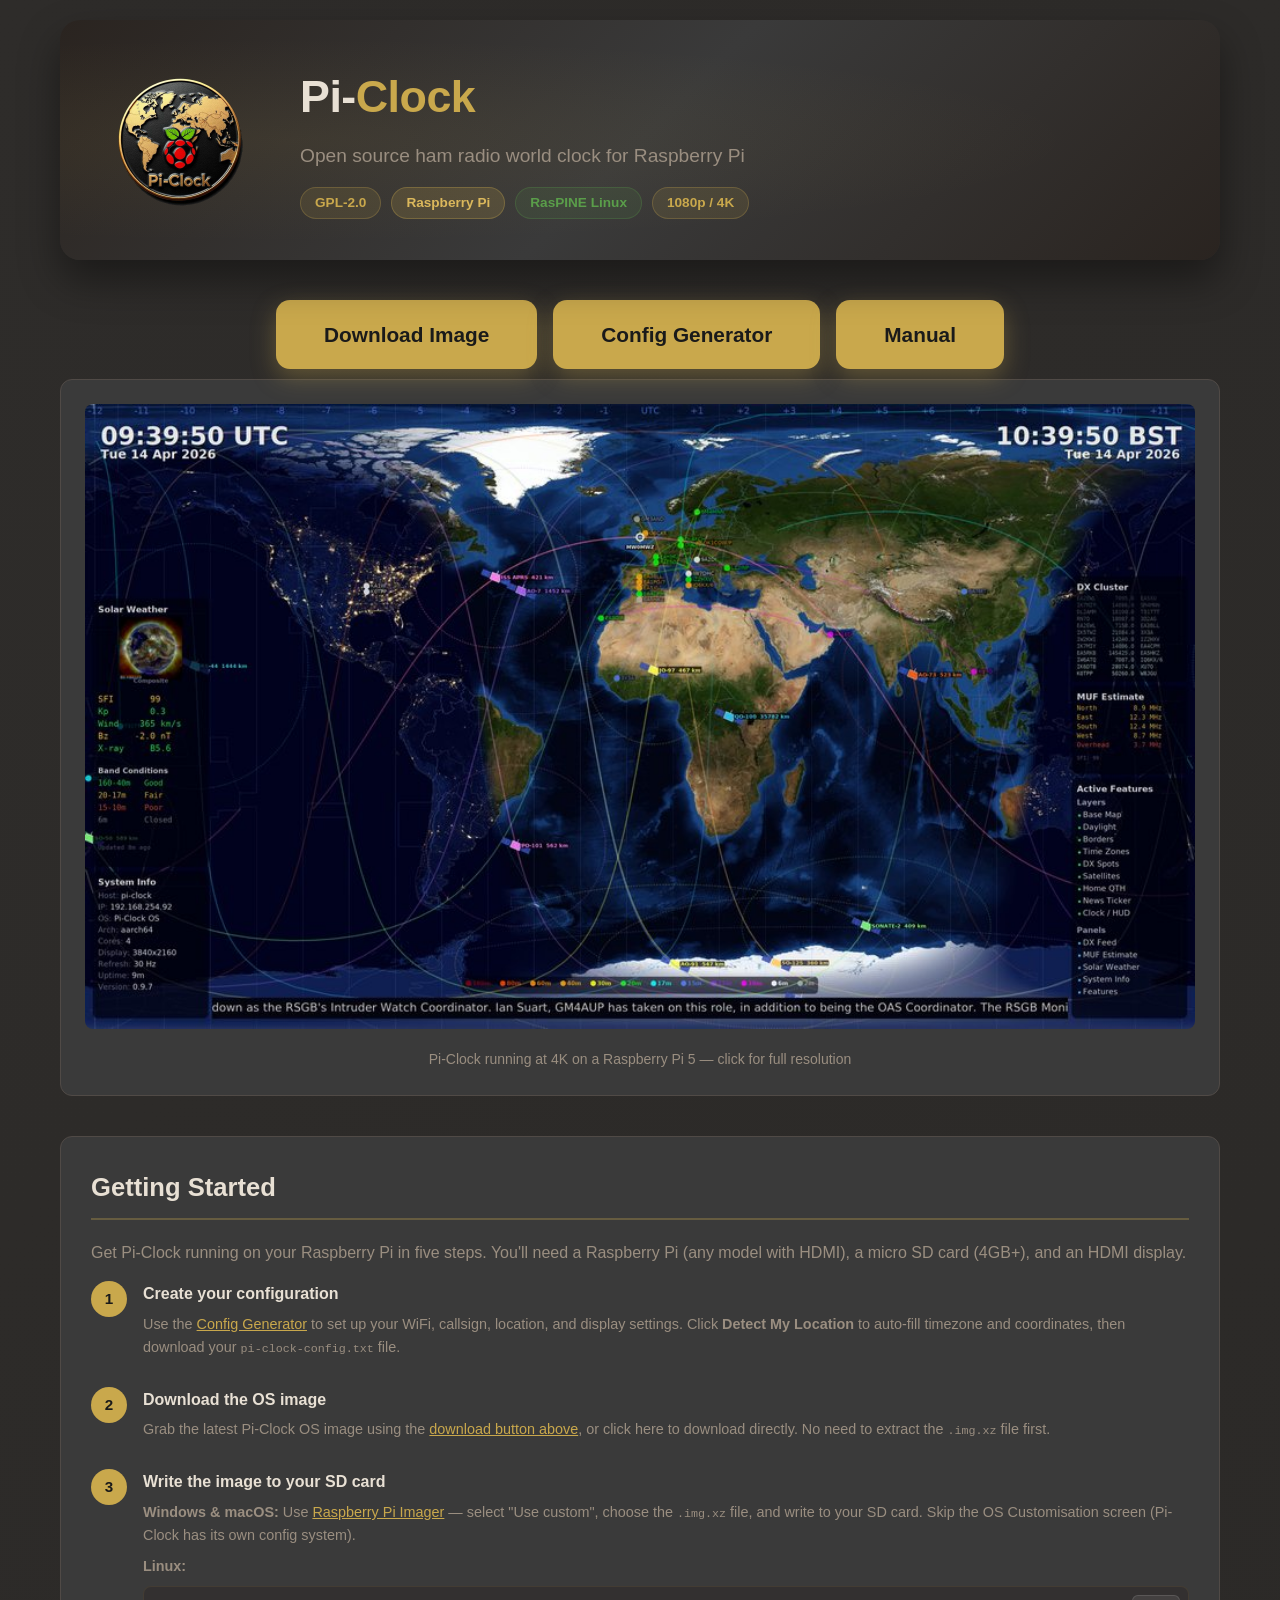
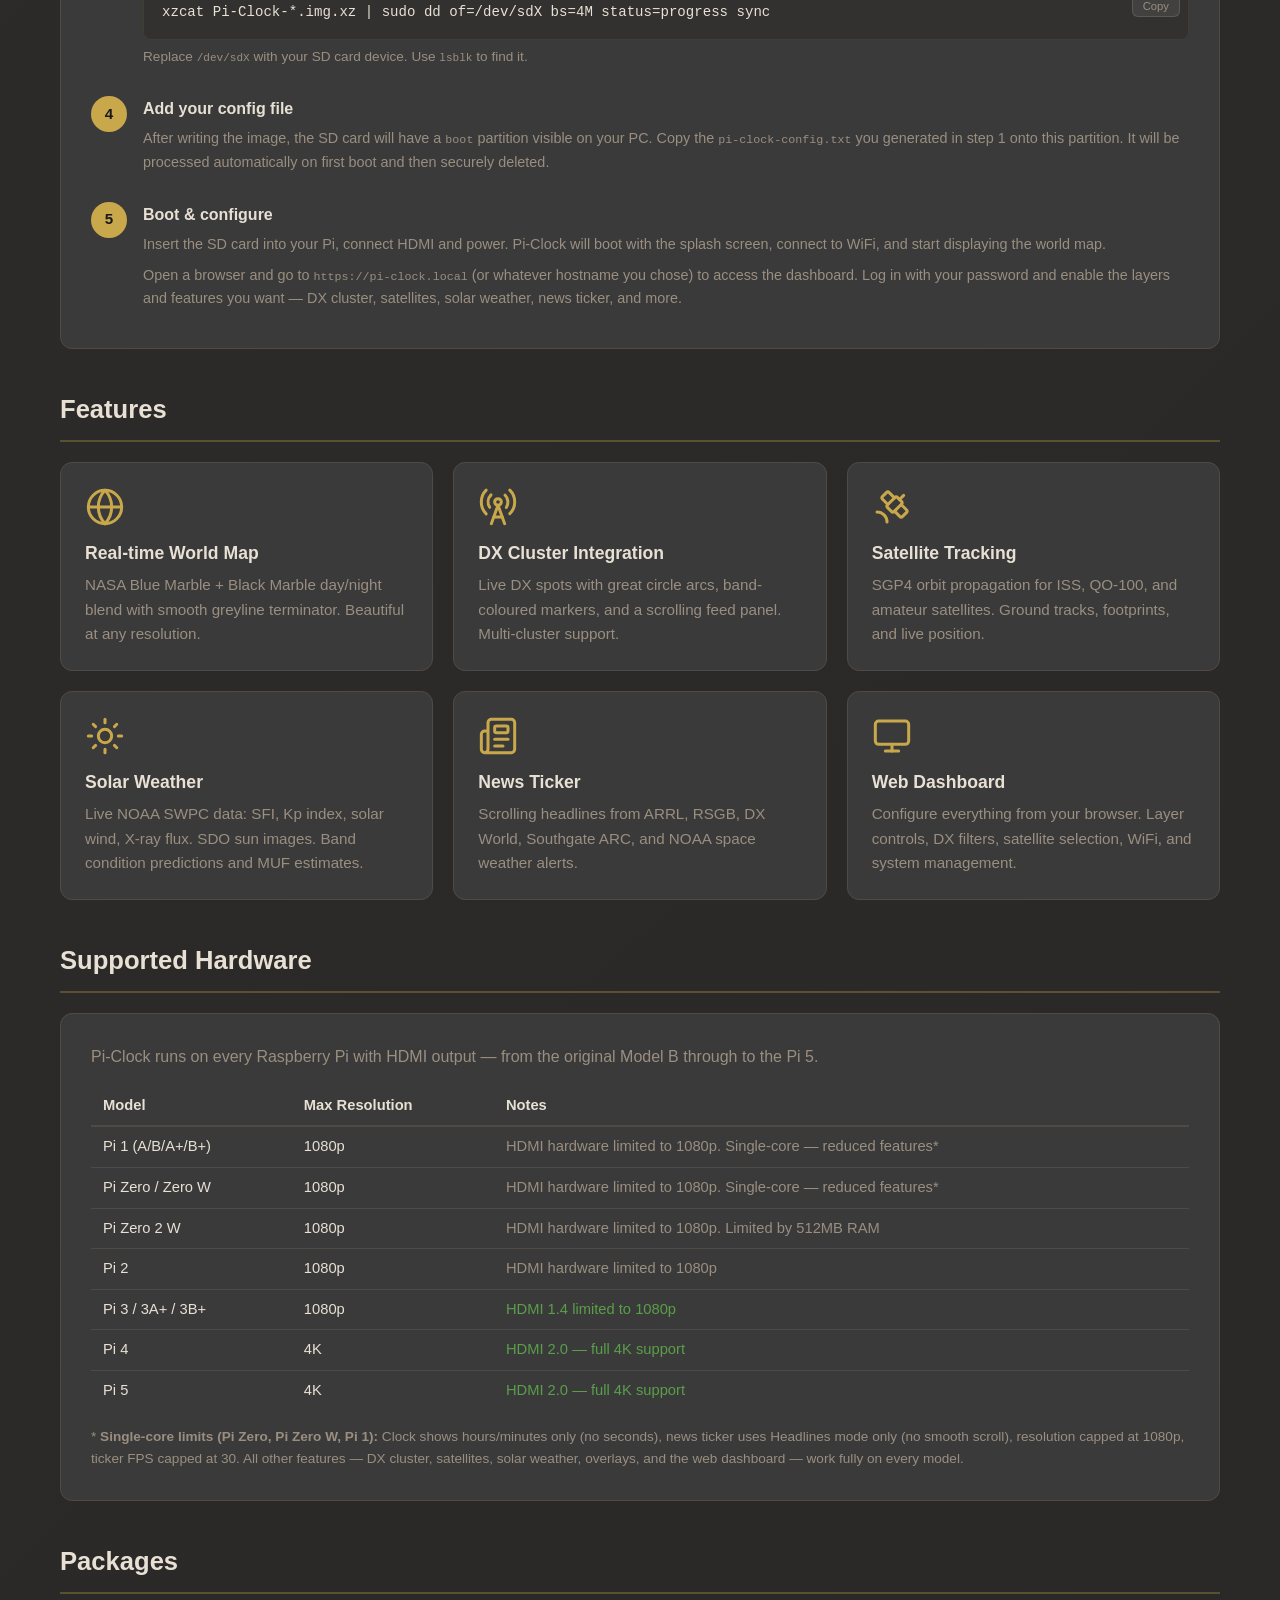
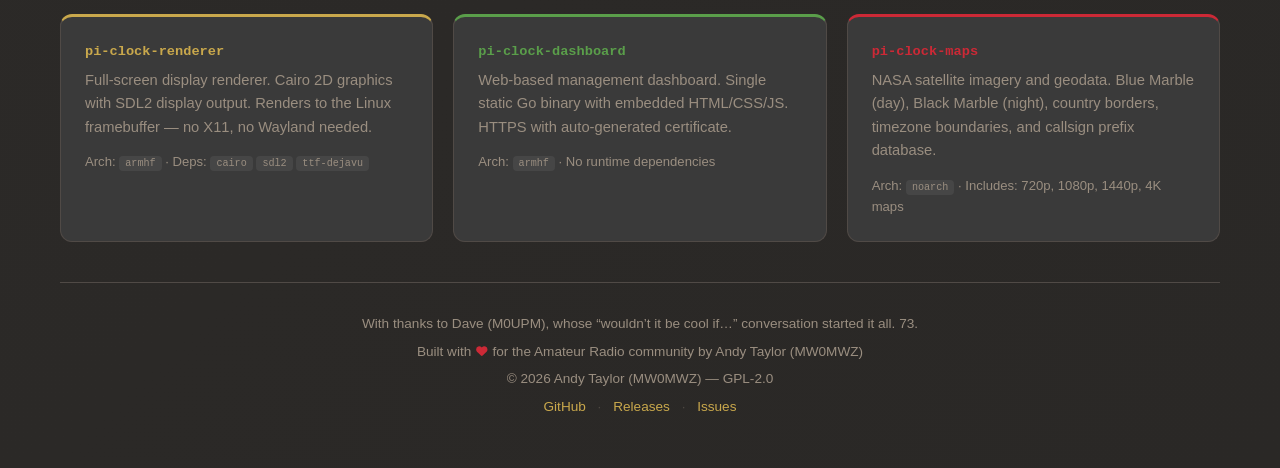
<file: index.html>
<!DOCTYPE html>
<html lang="en">
<head>
    <meta charset="UTF-8">
    <meta name="viewport" content="width=device-width, initial-scale=1.0">
    <title>Pi-Clock - Open Source Ham Radio World Clock</title>
    <link rel="icon" href="favicon.ico" type="image/x-icon">
    <link rel="apple-touch-icon" href="apple-touch-icon.png">
    <style>
        * {
            margin: 0;
            padding: 0;
            box-sizing: border-box;
        }

        /* ── Icon system ──────────────────────────────────────
         * Inline SVG icons via the shared /icons.svg sprite.
         * Stroke-only Lucide set; colour inherits from parent,
         * size from parent font-size (1em × 1em). Matches the
         * dashboard and manual. */
        .icon {
            width: 1em;
            height: 1em;
            vertical-align: -0.125em;
            flex-shrink: 0;
            fill: none;
            stroke: currentColor;
            stroke-width: 2;
            stroke-linecap: round;
            stroke-linejoin: round;
        }

        /* Filled red heart for the "built with love" footer. */
        .icon-heart {
            color: var(--pic-red);
            fill: currentColor;
            stroke: none;
        }

        :root {
            --pic-gold: #c9a84c;
            --pic-gold-light: #dbb85c;
            --pic-accent: #c9a84c;
            --pic-green: #5a9e4a;
            --pic-red: #cc2936;
            --text-light: #e8e0d4;
            --text-muted: #9a8e80;
            --bg-dark: #2e2c2a;
            --bg-card: #3a3a3a;
            --border-color: #504a46;
            --code-bg: #333030;
            --renderer-color: #c9a84c;
            --dashboard-color: #5a9e4a;
            --maps-color: #cc2936;
        }

        body {
            font-family: -apple-system, BlinkMacSystemFont, 'Segoe UI', Roboto, 'Helvetica Neue', Arial, sans-serif;
            background: linear-gradient(135deg, var(--bg-dark) 0%, #2a2826 100%);
            color: var(--text-light);
            min-height: 100vh;
            line-height: 1.6;
        }

        .container {
            max-width: 1200px;
            margin: 0 auto;
            padding: 20px;
        }

        /* ── Header ──────────────────────────────────────────── */
        header {
            padding: 40px;
            background: linear-gradient(135deg, #2a2420 0%, #3a3a3a 50%, #2a2420 100%);
            border-radius: 20px;
            margin-bottom: 40px;
            box-shadow: 0 20px 40px rgba(0,0,0,0.4);
            position: relative;
            overflow: hidden;
        }

        header::before {
            content: '';
            position: absolute;
            top: 0; left: 0; right: 0; bottom: 0;
            background: radial-gradient(ellipse at 20% 50%, rgba(201,168,76,0.08) 0%, transparent 60%);
        }

        .header-content {
            position: relative;
            z-index: 2;
            display: flex;
            align-items: center;
            gap: 40px;
        }

        .logo {
            width: 160px;
            height: 160px;
            flex-shrink: 0;
            animation: float-logo 4s ease-in-out infinite;
        }

        @keyframes float-logo {
            0%, 100% { transform: translateY(0); }
            50% { transform: translateY(-8px); }
        }

        .header-text {
            flex: 1;
        }

        h1 {
            font-size: 2.8em;
            font-weight: 700;
            margin-bottom: 8px;
            letter-spacing: -0.5px;
        }

        h1 span {
            color: var(--pic-gold);
        }

        .tagline {
            font-size: 1.2em;
            color: var(--text-muted);
            margin-bottom: 16px;
        }

        .badges {
            display: flex;
            gap: 10px;
            flex-wrap: wrap;
        }

        @media (max-width: 768px) {
            .header-content {
                flex-direction: column;
                text-align: center;
            }
            .badges { justify-content: center; }
            .logo { width: 120px; height: 120px; }
        }

        .badge {
            display: inline-block;
            padding: 4px 14px;
            font-size: 0.85em;
            font-weight: 600;
            border-radius: 20px;
            background: rgba(201,168,76,0.12);
            color: var(--pic-gold);
            border: 1px solid rgba(201,168,76,0.25);
        }

        .badge.gold {
            background: rgba(201,168,76,0.18);
            color: var(--pic-gold-light);
            border-color: rgba(201,168,76,0.3);
        }

        .badge.green {
            background: rgba(90,158,74,0.12);
            color: var(--pic-green);
            border-color: rgba(90,158,74,0.25);
        }

        /* ── Section titles ──────────────────────────────────── */
        .section-title {
            font-size: 1.6em;
            font-weight: 600;
            margin-bottom: 20px;
            padding-bottom: 10px;
            border-bottom: 2px solid rgba(201,168,76,0.3);
        }

        /* ── Feature grid ────────────────────────────────────── */
        .features {
            display: grid;
            grid-template-columns: repeat(auto-fit, minmax(300px, 1fr));
            gap: 20px;
            margin-bottom: 40px;
        }

        .feature-card {
            background: var(--bg-card);
            border: 1px solid var(--border-color);
            border-radius: 12px;
            padding: 24px;
            transition: transform 0.2s, box-shadow 0.2s;
        }

        .feature-card:hover {
            transform: translateY(-3px);
            box-shadow: 0 12px 24px rgba(0,0,0,0.3);
        }

        /* Feature block icon. Gold accent and a slightly thinner
         * stroke (than the 2px default) so the glyph reads
         * clearly at 2.5em without looking heavy. */
        .feature-icon {
            display: block;
            font-size: 2.5em;
            color: var(--pic-gold);
            margin-bottom: 12px;
            stroke-width: 1.8;
        }

        .feature-card h3 {
            font-size: 1.1em;
            margin-bottom: 6px;
        }

        .feature-card p {
            color: var(--text-muted);
            font-size: 0.95em;
        }

        /* ── Quick start ─────────────────────────────────────── */
        .quick-start {
            background: var(--bg-card);
            border: 1px solid var(--border-color);
            border-radius: 12px;
            padding: 30px;
            margin-bottom: 40px;
        }

        .steps {
            display: flex;
            flex-direction: column;
            gap: 20px;
            margin-top: 16px;
        }

        .step {
            display: flex;
            gap: 16px;
            align-items: flex-start;
        }

        .step-num {
            flex-shrink: 0;
            width: 36px;
            height: 36px;
            border-radius: 50%;
            background: var(--pic-gold);
            color: #1a1a1a;
            display: flex;
            align-items: center;
            justify-content: center;
            font-weight: 700;
            font-size: 0.95em;
        }

        .step-content {
            flex: 1;
        }

        .step-content h4 {
            margin-bottom: 6px;
        }

        .step-content p {
            color: var(--text-muted);
            font-size: 0.9em;
            margin-bottom: 8px;
        }

        .code-block {
            background: var(--code-bg);
            border-radius: 8px;
            padding: 14px 18px;
            font-family: 'SF Mono', 'Fira Code', 'Cascadia Code', monospace;
            font-size: 0.88em;
            line-height: 1.7;
            overflow-x: auto;
            position: relative;
            border: 1px solid rgba(201,168,76,0.1);
        }

        .code-block .comment {
            color: #6c7a89;
        }

        .copy-btn {
            position: absolute;
            top: 8px;
            right: 8px;
            background: rgba(255,255,255,0.08);
            border: 1px solid rgba(255,255,255,0.12);
            color: var(--text-muted);
            padding: 4px 10px;
            border-radius: 6px;
            font-size: 0.8em;
            cursor: pointer;
            transition: all 0.2s;
        }

        .copy-btn:hover {
            background: rgba(255,255,255,0.15);
            color: #fff;
        }

        /* ── Package cards ────────────────────────────────────── */
        .packages {
            display: grid;
            grid-template-columns: repeat(auto-fit, minmax(300px, 1fr));
            gap: 20px;
            margin-bottom: 40px;
        }

        .package-card {
            background: var(--bg-card);
            border: 1px solid var(--border-color);
            border-radius: 12px;
            padding: 24px;
            border-top: 3px solid;
            transition: transform 0.2s, box-shadow 0.2s;
        }

        .package-card:hover {
            transform: translateY(-3px);
            box-shadow: 0 12px 24px rgba(0,0,0,0.3);
        }

        .package-card.renderer { border-top-color: var(--renderer-color); }
        .package-card.dashboard { border-top-color: var(--dashboard-color); }
        .package-card.maps { border-top-color: var(--maps-color); }

        .package-name {
            font-family: monospace;
            font-size: 1.05em;
            font-weight: 600;
            margin-bottom: 6px;
        }

        .package-card.renderer .package-name { color: var(--renderer-color); }
        .package-card.dashboard .package-name { color: var(--dashboard-color); }
        .package-card.maps .package-name { color: var(--maps-color); }

        .package-desc {
            color: var(--text-muted);
            font-size: 0.92em;
            margin-bottom: 12px;
        }

        .package-deps {
            font-size: 0.82em;
            color: var(--text-muted);
        }

        .package-deps code {
            background: rgba(255,255,255,0.06);
            padding: 2px 6px;
            border-radius: 4px;
            font-size: 0.95em;
        }

        /* ── Links ────────────────────────────────────────────── */
        .links {
            display: flex;
            justify-content: center;
            gap: 16px;
            flex-wrap: wrap;
            margin-bottom: 40px;
        }

        .link-btn {
            display: inline-flex;
            align-items: center;
            gap: 8px;
            padding: 12px 24px;
            border-radius: 10px;
            font-weight: 600;
            font-size: 0.95em;
            text-decoration: none;
            transition: all 0.2s;
        }

        .link-btn.primary {
            background: var(--pic-accent);
            color: #1a1a1a;
            font-weight: 700;
        }

        .link-btn.primary:hover {
            background: var(--pic-gold-light);
            color: #1a1a1a;
            transform: translateY(-2px);
            box-shadow: 0 6px 16px rgba(201,168,76,0.3);
        }

        .link-btn.outline {
            background: transparent;
            color: var(--text-light);
            border: 1px solid var(--border-color);
        }

        .link-btn.outline:hover {
            border-color: var(--pic-gold);
            color: var(--pic-gold);
            transform: translateY(-2px);
        }

        /* ── Footer ──────────────────────────────────────────── */
        footer {
            text-align: center;
            padding: 30px 20px;
            color: var(--text-muted);
            font-size: 0.85em;
            border-top: 1px solid var(--border-color);
        }

        footer a {
            color: var(--pic-gold);
            text-decoration: none;
        }

        footer a:hover {
            text-decoration: underline;
        }

        .footer-sep {
            margin: 0 8px;
            opacity: 0.3;
        }

        /* ── Responsive ──────────────────────────────────────── */
        @media (max-width: 768px) {
            header { padding: 24px 16px; }
            h1 { font-size: 2em; }
            .features, .packages { grid-template-columns: 1fr; }
            .code-block { font-size: 0.8em; }
        }
    </style>
</head>
<body>
    <div class="container">

        <!-- Header -->
        <header>
            <div class="header-content">
                <img src="logo.png" alt="Pi-Clock" class="logo">
                <div class="header-text">
                    <h1>Pi-<span>Clock</span></h1>
                    <p class="tagline">Open source ham radio world clock for Raspberry Pi</p>
                    <div class="badges">
                        <span class="badge">GPL-2.0</span>
                        <span class="badge gold">Raspberry Pi</span>
                        <a href="https://raspine.org" target="_blank" rel="noopener" class="badge green" style="text-decoration:none">RasPINE Linux</a>
                        <span class="badge">1080p / 4K</span>
                    </div>
                </div>
            </div>
        </header>

        <!-- Action buttons -->
        <div style="display:flex; justify-content:center; gap:16px; flex-wrap:wrap; margin-bottom:24px;">
            <a id="download-btn" href="https://github.com/MW0MWZ/Pi-Clock/releases/latest" class="link-btn primary" style="font-size:1.3em; padding:18px 48px; border-radius:14px; box-shadow:0 8px 24px rgba(201,168,76,0.35);">
                Download Image
            </a>
            <a href="config-generator.html" class="link-btn primary" style="font-size:1.3em; padding:18px 48px; border-radius:14px; box-shadow:0 8px 24px rgba(201,168,76,0.35);">
                Config Generator
            </a>
            <a href="manual/index.html" class="link-btn primary" style="font-size:1.3em; padding:18px 48px; border-radius:14px; box-shadow:0 8px 24px rgba(201,168,76,0.35);">
                Manual
            </a>
        </div>
        <p id="download-info" style="text-align:center; margin-top:-14px; margin-bottom:24px; color:var(--text-muted); font-size:0.85em;"></p>

        <!-- Screenshot -->
        <div style="background:var(--bg-card); border:1px solid var(--border-color); border-radius:12px; padding:24px; margin-bottom:40px; text-align:center;">
            <a href="screenshot.jpg" target="_blank" rel="noopener">
                <img src="screenshot-thumb.jpg" alt="Pi-Clock running at 4K on a Raspberry Pi 5"
                     style="width:100%; border-radius:8px;">
            </a>
            <p style="margin-top:12px; margin-bottom:0; color:var(--text-muted); font-size:14px;">Pi-Clock running at 4K on a Raspberry Pi 5 &mdash; click for full resolution</p>
        </div>

        <!-- Quick Start -->
        <div class="quick-start">
            <h2 class="section-title">Getting Started</h2>
            <p style="color: var(--text-muted); margin-bottom: 16px;">
                Get Pi-Clock running on your Raspberry Pi in five steps.
                You'll need a Raspberry Pi (any model with HDMI), a micro SD card (4GB+), and an HDMI display.
            </p>

            <div class="steps">
                <div class="step">
                    <div class="step-num">1</div>
                    <div class="step-content">
                        <h4>Create your configuration</h4>
                        <p>Use the <a href="config-generator.html" style="color:var(--pic-gold)">Config Generator</a>
                        to set up your WiFi, callsign, location, and display settings.
                        Click <strong>Detect My Location</strong> to auto-fill timezone and coordinates,
                        then download your <code>pi-clock-config.txt</code> file.</p>
                    </div>
                </div>

                <div class="step">
                    <div class="step-num">2</div>
                    <div class="step-content">
                        <h4>Download the OS image</h4>
                        <p>Grab the latest Pi-Clock OS image using the
                        <a id="step-download-link" href="https://github.com/MW0MWZ/Pi-Clock/releases/latest" style="color:var(--pic-gold)">download button above</a>,
                        or click here to download directly. No need to extract the <code>.img.xz</code> file first.</p>
                    </div>
                </div>

                <div class="step">
                    <div class="step-num">3</div>
                    <div class="step-content">
                        <h4>Write the image to your SD card</h4>
                        <p><strong>Windows &amp; macOS:</strong> Use
                        <a href="https://www.raspberrypi.com/software/" style="color:var(--pic-gold)">Raspberry Pi Imager</a>
                        &mdash; select "Use custom", choose the <code>.img.xz</code> file, and write to your SD card.
                        Skip the OS Customisation screen (Pi-Clock has its own config system).</p>
                        <p><strong>Linux:</strong></p>
                        <div class="code-block">
                            <button class="copy-btn" onclick="copyCode(this)">Copy</button>
xzcat Pi-Clock-*.img.xz | sudo dd of=/dev/sdX bs=4M status=progress
sync</div>
                        <p style="margin-top: 6px; font-size: 0.85em; color: var(--text-muted);">
                            Replace <code>/dev/sdX</code> with your SD card device. Use <code>lsblk</code> to find it.
                        </p>
                    </div>
                </div>

                <div class="step">
                    <div class="step-num">4</div>
                    <div class="step-content">
                        <h4>Add your config file</h4>
                        <p>After writing the image, the SD card will have a <code>boot</code> partition visible on your PC.
                        Copy the <code>pi-clock-config.txt</code> you generated in step 1 onto this partition.
                        It will be processed automatically on first boot and then securely deleted.</p>
                    </div>
                </div>

                <div class="step">
                    <div class="step-num">5</div>
                    <div class="step-content">
                        <h4>Boot &amp; configure</h4>
                        <p>Insert the SD card into your Pi, connect HDMI and power.
                        Pi-Clock will boot with the splash screen, connect to WiFi, and start displaying the world map.</p>
                        <p>Open a browser and go to
                        <code>https://pi-clock.local</code> (or whatever hostname you chose)
                        to access the dashboard. Log in with your password and enable the layers and features you want
                        &mdash; DX cluster, satellites, solar weather, news ticker, and more.</p>
                    </div>
                </div>
            </div>
        </div>

        <!-- Features -->
        <h2 class="section-title">Features</h2>
        <div class="features">
            <div class="feature-card">
                <svg class="feature-icon icon" aria-hidden="true"><use href="/icons.svg#icon-globe"/></svg>
                <h3>Real-time World Map</h3>
                <p>NASA Blue Marble + Black Marble day/night blend with smooth greyline terminator. Beautiful at any resolution.</p>
            </div>
            <div class="feature-card">
                <svg class="feature-icon icon" aria-hidden="true"><use href="/icons.svg#icon-radio-tower"/></svg>
                <h3>DX Cluster Integration</h3>
                <p>Live DX spots with great circle arcs, band-coloured markers, and a scrolling feed panel. Multi-cluster support.</p>
            </div>
            <div class="feature-card">
                <svg class="feature-icon icon" aria-hidden="true"><use href="/icons.svg#icon-satellite"/></svg>
                <h3>Satellite Tracking</h3>
                <p>SGP4 orbit propagation for ISS, QO-100, and amateur satellites. Ground tracks, footprints, and live position.</p>
            </div>
            <div class="feature-card">
                <svg class="feature-icon icon" aria-hidden="true"><use href="/icons.svg#icon-sun"/></svg>
                <h3>Solar Weather</h3>
                <p>Live NOAA SWPC data: SFI, Kp index, solar wind, X-ray flux. SDO sun images. Band condition predictions and MUF estimates.</p>
            </div>
            <div class="feature-card">
                <svg class="feature-icon icon" aria-hidden="true"><use href="/icons.svg#icon-newspaper"/></svg>
                <h3>News Ticker</h3>
                <p>Scrolling headlines from ARRL, RSGB, DX World, Southgate ARC, and NOAA space weather alerts.</p>
            </div>
            <div class="feature-card">
                <svg class="feature-icon icon" aria-hidden="true"><use href="/icons.svg#icon-monitor"/></svg>
                <h3>Web Dashboard</h3>
                <p>Configure everything from your browser. Layer controls, DX filters, satellite selection, WiFi, and system management.</p>
            </div>
        </div>

        <!-- Supported Hardware -->
        <h2 class="section-title">Supported Hardware</h2>
        <div class="quick-start">
            <p style="color: var(--text-muted); margin-bottom: 16px;">
                Pi-Clock runs on every Raspberry Pi with HDMI output &mdash; from the original Model B through to the Pi 5.
            </p>
            <table style="width:100%; font-size:0.92em; border-collapse:collapse; margin-bottom:16px;">
                <thead>
                    <tr style="border-bottom:2px solid var(--border-color); text-align:left;">
                        <th style="padding:8px 12px;">Model</th>
                        <th style="padding:8px 12px;">Max Resolution</th>
                        <th style="padding:8px 12px;">Notes</th>
                    </tr>
                </thead>
                <tbody>
                    <tr style="border-bottom:1px solid var(--border-color);">
                        <td style="padding:8px 12px;">Pi 1 (A/B/A+/B+)</td>
                        <td style="padding:8px 12px;">1080p</td>
                        <td style="padding:8px 12px; color:var(--text-muted);">HDMI hardware limited to 1080p. Single-core &mdash; reduced features*</td>
                    </tr>
                    <tr style="border-bottom:1px solid var(--border-color);">
                        <td style="padding:8px 12px;">Pi Zero / Zero W</td>
                        <td style="padding:8px 12px;">1080p</td>
                        <td style="padding:8px 12px; color:var(--text-muted);">HDMI hardware limited to 1080p. Single-core &mdash; reduced features*</td>
                    </tr>
                    <tr style="border-bottom:1px solid var(--border-color);">
                        <td style="padding:8px 12px;">Pi Zero 2 W</td>
                        <td style="padding:8px 12px;">1080p</td>
                        <td style="padding:8px 12px; color:var(--text-muted);">HDMI hardware limited to 1080p. Limited by 512MB RAM</td>
                    </tr>
                    <tr style="border-bottom:1px solid var(--border-color);">
                        <td style="padding:8px 12px;">Pi 2</td>
                        <td style="padding:8px 12px;">1080p</td>
                        <td style="padding:8px 12px; color:var(--text-muted);">HDMI hardware limited to 1080p</td>
                    </tr>
                    <tr style="border-bottom:1px solid var(--border-color);">
                        <td style="padding:8px 12px;">Pi 3 / 3A+ / 3B+</td>
                        <td style="padding:8px 12px;">1080p</td>
                        <td style="padding:8px 12px; color:var(--pic-green);">HDMI 1.4 limited to 1080p</td>
                    </tr>
                    <tr style="border-bottom:1px solid var(--border-color);">
                        <td style="padding:8px 12px;">Pi 4</td>
                        <td style="padding:8px 12px;">4K</td>
                        <td style="padding:8px 12px; color:var(--pic-green);">HDMI 2.0 &mdash; full 4K support</td>
                    </tr>
                    <tr>
                        <td style="padding:8px 12px;">Pi 5</td>
                        <td style="padding:8px 12px;">4K</td>
                        <td style="padding:8px 12px; color:var(--pic-green);">HDMI 2.0 &mdash; full 4K support</td>
                    </tr>
                </tbody>
            </table>
            <p style="font-size:0.85em; color:var(--text-muted);">
                * <strong>Single-core limits (Pi Zero, Pi Zero W, Pi 1):</strong>
                Clock shows hours/minutes only (no seconds), news ticker uses Headlines mode only (no smooth scroll),
                resolution capped at 1080p, ticker FPS capped at 30. All other features &mdash; DX cluster, satellites,
                solar weather, overlays, and the web dashboard &mdash; work fully on every model.
            </p>
        </div>

        <!-- Packages -->
        <h2 class="section-title">Packages</h2>
        <div class="packages">
            <div class="package-card renderer">
                <div class="package-name">pi-clock-renderer</div>
                <div class="package-desc">
                    Full-screen display renderer. Cairo 2D graphics with SDL2 display output.
                    Renders to the Linux framebuffer &mdash; no X11, no Wayland needed.
                </div>
                <div class="package-deps">
                    Arch: <code>armhf</code>
                    &middot; Deps: <code>cairo</code> <code>sdl2</code> <code>ttf-dejavu</code>
                </div>
            </div>

            <div class="package-card dashboard">
                <div class="package-name">pi-clock-dashboard</div>
                <div class="package-desc">
                    Web-based management dashboard. Single static Go binary with embedded
                    HTML/CSS/JS. HTTPS with auto-generated certificate.
                </div>
                <div class="package-deps">
                    Arch: <code>armhf</code>
                    &middot; No runtime dependencies
                </div>
            </div>

            <div class="package-card maps">
                <div class="package-name">pi-clock-maps</div>
                <div class="package-desc">
                    NASA satellite imagery and geodata. Blue Marble (day), Black Marble (night),
                    country borders, timezone boundaries, and callsign prefix database.
                </div>
                <div class="package-deps">
                    Arch: <code>noarch</code>
                    &middot; Includes: 720p, 1080p, 1440p, 4K maps
                </div>
            </div>
        </div>

        <!-- Footer -->
        <footer>
            <p style="margin-bottom: 6px;">With thanks to Dave (M0UPM), whose &ldquo;wouldn&rsquo;t it be cool if&hellip;&rdquo; conversation started it all. 73.</p>
            <p style="margin-bottom: 6px;">Built with <svg class="icon icon-heart" aria-label="love"><use href="/icons.svg#icon-heart"/></svg> for the Amateur Radio community by Andy Taylor (MW0MWZ)</p>
            <p>&copy; 2026 Andy Taylor (MW0MWZ) &mdash; GPL-2.0</p>
            <p style="margin-top: 6px;">
                <a href="https://github.com/MW0MWZ/Pi-Clock">GitHub</a>
                <span class="footer-sep">&middot;</span>
                <a href="https://github.com/MW0MWZ/Pi-Clock/releases/latest">Releases</a>
                <span class="footer-sep">&middot;</span>
                <a href="https://github.com/MW0MWZ/Pi-Clock/issues">Issues</a>
            </p>
        </footer>

    </div>

    <script>
    function copyCode(btn) {
        var block = btn.parentElement;
        var text = block.textContent.replace('Copy', '').trim();
        navigator.clipboard.writeText(text).then(function() {
            btn.textContent = 'Copied!';
            setTimeout(function() { btn.textContent = 'Copy'; }, 2000);
        });
    }

    /* Resolve the latest .img.xz download URL from GitHub Releases.
     * Falls back to the releases page if the API call fails. */
    (function() {
        var btn = document.getElementById('download-btn');
        fetch('https://api.github.com/repos/MW0MWZ/Pi-Clock/releases/latest')
            .then(function(r) { return r.json(); })
            .then(function(release) {
                var asset = release.assets && release.assets.find(function(a) {
                    return a.name.match(/^Pi-Clock-.*\.img\.xz$/);
                });
                if (asset) {
                    var url = asset.browser_download_url;
                    btn.href = url;
                    btn.textContent = 'Download ' + release.tag_name;
                    var sizeMB = (asset.size / 1048576).toFixed(0);
                    document.getElementById('download-info').textContent =
                        asset.name + ' (' + sizeMB + ' MB)';
                    var stepLink = document.getElementById('step-download-link');
                    if (stepLink) stepLink.href = url;
                }
            })
            .catch(function() { /* keep fallback link */ });
    })();
    </script>
</body>
</html>
</file>
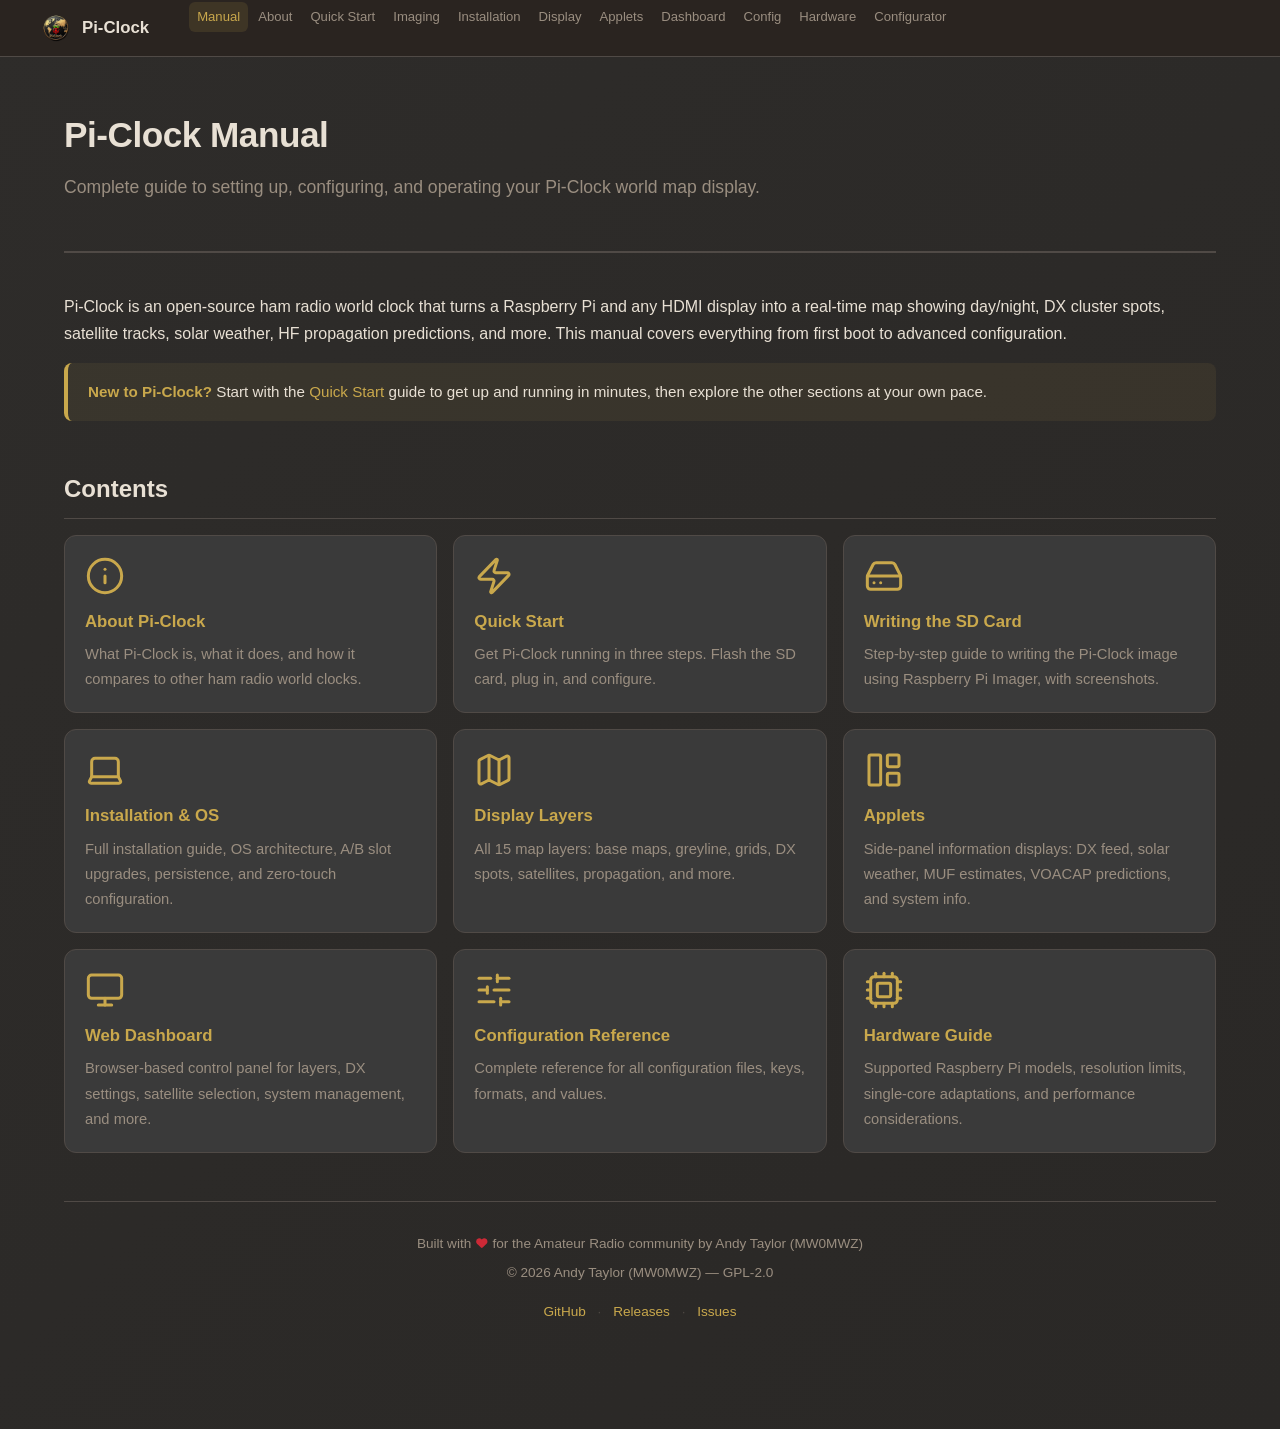
<file: manual/index.html>
<!DOCTYPE html>
<html lang="en">
<head>
    <meta charset="UTF-8">
    <meta name="viewport" content="width=device-width, initial-scale=1.0">
    <title>Pi-Clock Manual</title>
    <link rel="stylesheet" href="manual.css">
</head>
<body>

<!-- Navigation -->
<nav class="topnav">
    <div class="topnav-inner">
        <a href="../index.html" class="topnav-brand">
            <img src="../logo.png" alt="Pi-Clock">
            Pi-Clock
        </a>
        <ul class="topnav-links">
            <li><a href="index.html" class="active">Manual</a></li>
            <li><a href="about.html">About</a></li>
            <li><a href="quick-start.html">Quick Start</a></li>
            <li><a href="imaging.html">Imaging</a></li>
            <li><a href="installation.html">Installation</a></li>
            <li><a href="display.html">Display</a></li>
            <li><a href="applets.html">Applets</a></li>
            <li><a href="dashboard.html">Dashboard</a></li>
            <li><a href="configuration.html">Config</a></li>
            <li><a href="hardware.html">Hardware</a></li>
            <li><a href="../config-generator.html">Configurator</a></li>
        </ul>
        <button class="nav-toggle" onclick="document.querySelector('.topnav-links').classList.toggle('open')" aria-label="Toggle navigation menu"><svg class="icon" aria-hidden="true"><use href="/icons.svg#icon-menu"/></svg></button>
    </div>
</nav>

<div class="container">

    <!-- Page header -->
    <div class="page-header">
        <h1>Pi-Clock Manual</h1>
        <p class="subtitle">Complete guide to setting up, configuring, and operating your Pi-Clock world map display.</p>
    </div>

    <!-- Intro -->
    <p>Pi-Clock is an open-source ham radio world clock that turns a Raspberry Pi and any HDMI display into a real-time map showing day/night, DX cluster spots, satellite tracks, solar weather, HF propagation predictions, and more. This manual covers everything from first boot to advanced configuration.</p>

    <div class="callout callout-info">
        <p><strong>New to Pi-Clock?</strong> Start with the <a href="quick-start.html">Quick Start</a> guide to get up and running in minutes, then explore the other sections at your own pace.</p>
    </div>

    <!-- Chapter grid -->
    <h2>Contents</h2>

    <div class="grid">
        <a href="about.html" class="grid-card">
            <svg class="icon" aria-hidden="true"><use href="/icons.svg#icon-info"/></svg>
            <h3>About Pi-Clock</h3>
            <p>What Pi-Clock is, what it does, and how it compares to other ham radio world clocks.</p>
        </a>

        <a href="quick-start.html" class="grid-card">
            <svg class="icon" aria-hidden="true"><use href="/icons.svg#icon-zap"/></svg>
            <h3>Quick Start</h3>
            <p>Get Pi-Clock running in three steps. Flash the SD card, plug in, and configure.</p>
        </a>

        <a href="imaging.html" class="grid-card">
            <svg class="icon" aria-hidden="true"><use href="/icons.svg#icon-hard-drive"/></svg>
            <h3>Writing the SD Card</h3>
            <p>Step-by-step guide to writing the Pi-Clock image using Raspberry Pi Imager, with screenshots.</p>
        </a>

        <a href="installation.html" class="grid-card">
            <svg class="icon" aria-hidden="true"><use href="/icons.svg#icon-laptop"/></svg>
            <h3>Installation &amp; OS</h3>
            <p>Full installation guide, OS architecture, A/B slot upgrades, persistence, and zero-touch configuration.</p>
        </a>

        <a href="display.html" class="grid-card">
            <svg class="icon" aria-hidden="true"><use href="/icons.svg#icon-map"/></svg>
            <h3>Display Layers</h3>
            <p>All 15 map layers: base maps, greyline, grids, DX spots, satellites, propagation, and more.</p>
        </a>

        <a href="applets.html" class="grid-card">
            <svg class="icon" aria-hidden="true"><use href="/icons.svg#icon-layout-panel-left"/></svg>
            <h3>Applets</h3>
            <p>Side-panel information displays: DX feed, solar weather, MUF estimates, VOACAP predictions, and system info.</p>
        </a>

        <a href="dashboard.html" class="grid-card">
            <svg class="icon" aria-hidden="true"><use href="/icons.svg#icon-monitor"/></svg>
            <h3>Web Dashboard</h3>
            <p>Browser-based control panel for layers, DX settings, satellite selection, system management, and more.</p>
        </a>

        <a href="configuration.html" class="grid-card">
            <svg class="icon" aria-hidden="true"><use href="/icons.svg#icon-sliders-horizontal"/></svg>
            <h3>Configuration Reference</h3>
            <p>Complete reference for all configuration files, keys, formats, and values.</p>
        </a>

        <a href="hardware.html" class="grid-card">
            <svg class="icon" aria-hidden="true"><use href="/icons.svg#icon-cpu"/></svg>
            <h3>Hardware Guide</h3>
            <p>Supported Raspberry Pi models, resolution limits, single-core adaptations, and performance considerations.</p>
        </a>
    </div>

    <!-- Footer -->
    <footer class="manual-footer">
        <p style="margin-bottom: 6px;">Built with <svg class="icon icon-heart" aria-label="love"><use href="/icons.svg#icon-heart"/></svg> for the Amateur Radio community by Andy Taylor (MW0MWZ)</p>
        <p>&copy; 2026 Andy Taylor (MW0MWZ) &mdash; GPL-2.0</p>
        <p style="margin-top: 6px;">
            <a href="https://github.com/MW0MWZ/Pi-Clock">GitHub</a>
            <span class="footer-sep">&middot;</span>
            <a href="https://github.com/MW0MWZ/Pi-Clock/releases/latest">Releases</a>
            <span class="footer-sep">&middot;</span>
            <a href="https://github.com/MW0MWZ/Pi-Clock/issues">Issues</a>
        </p>
    </footer>

</div>
</body>
</html>
</file>
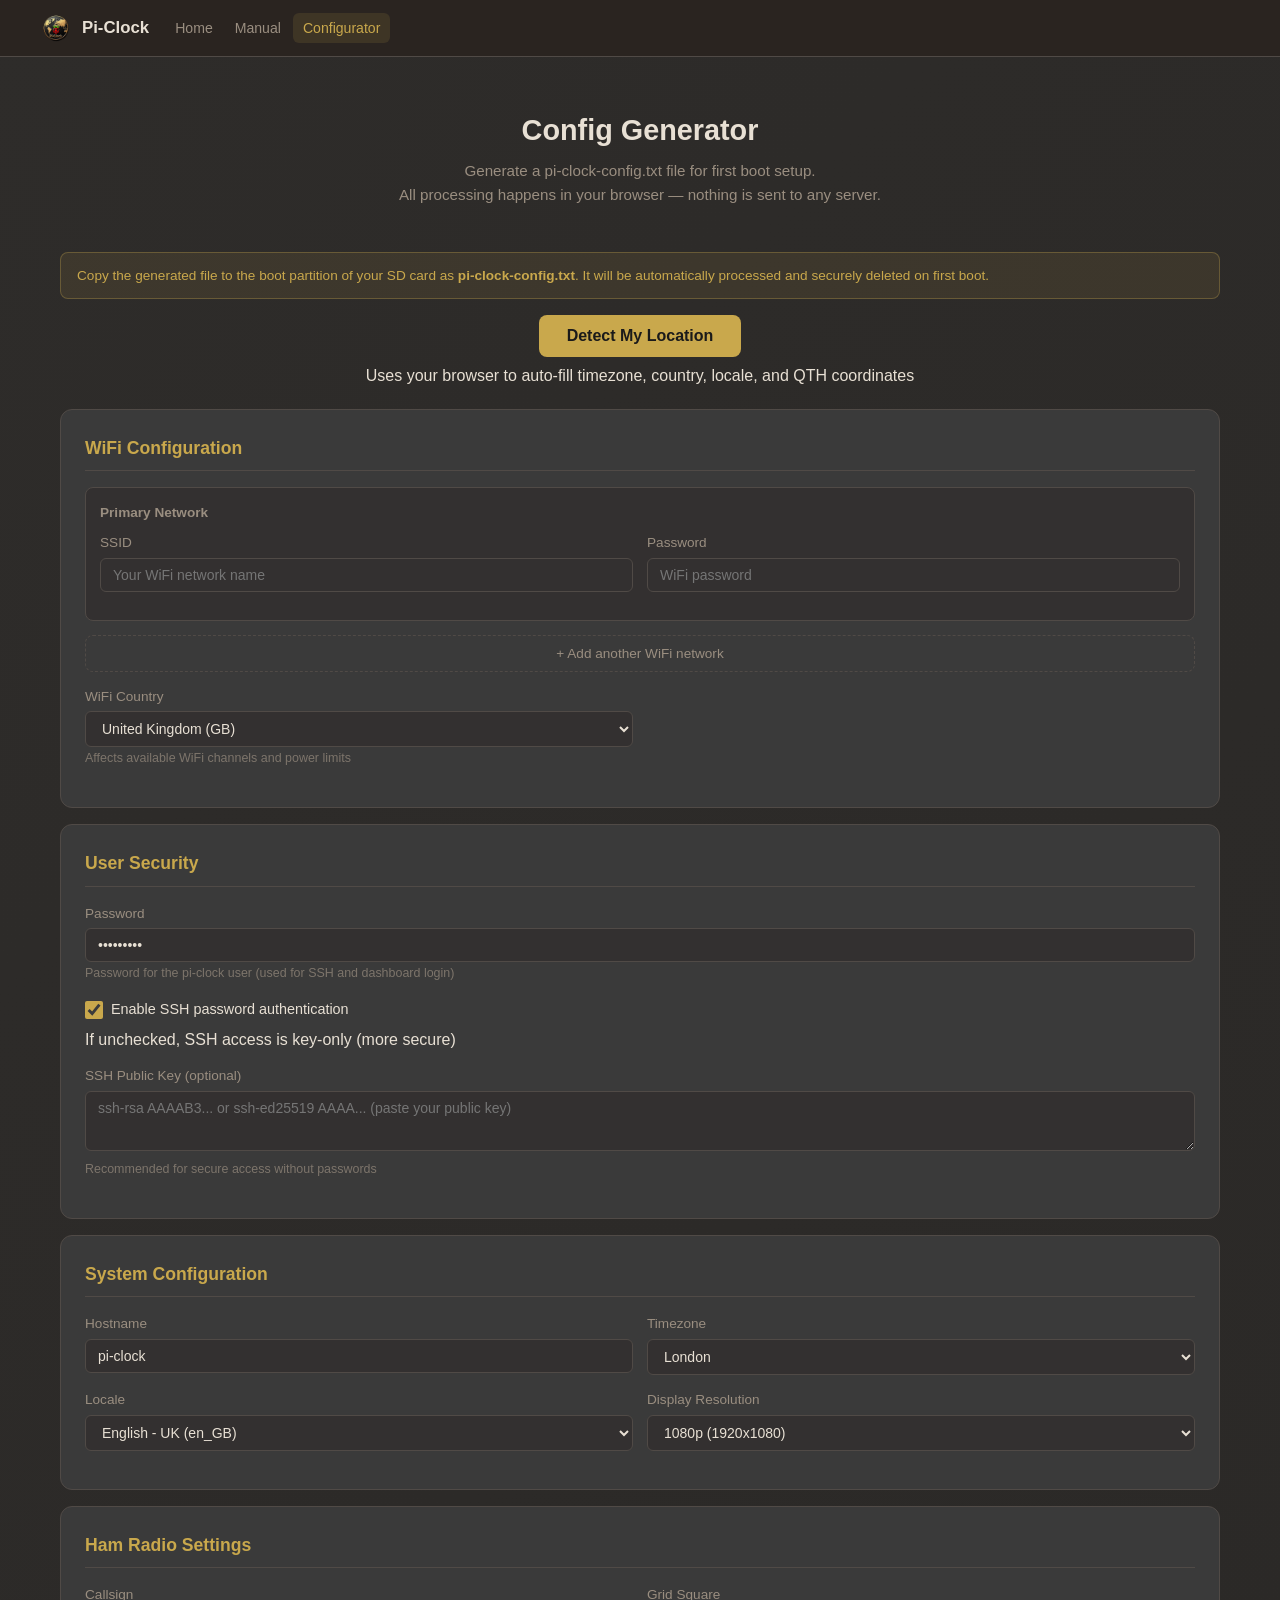
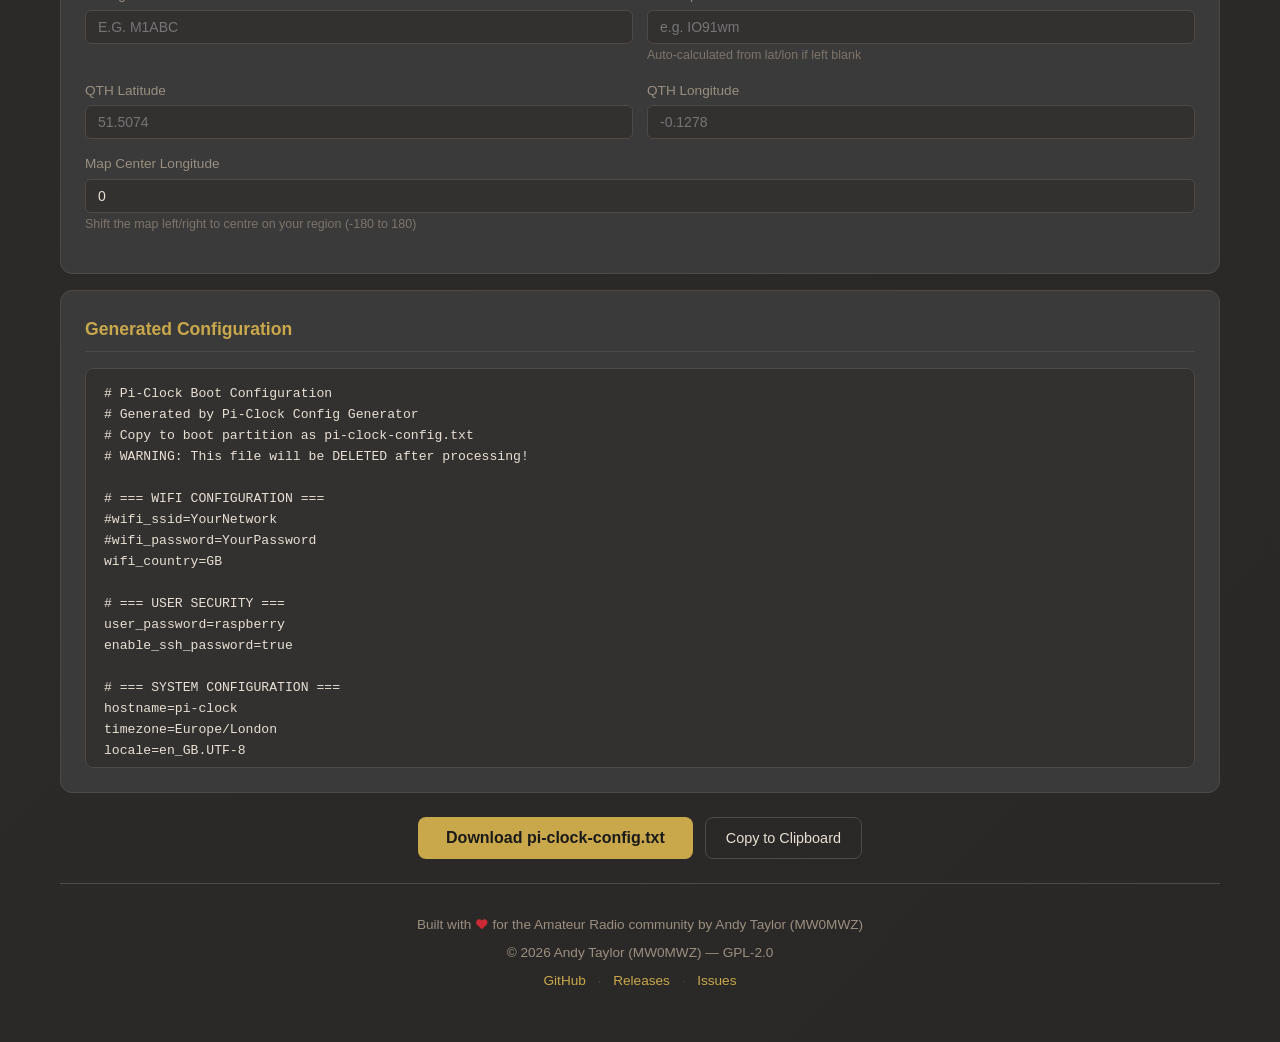
<file: config-generator.html>
<!DOCTYPE html>
<html lang="en">
<head>
    <meta charset="UTF-8">
    <meta name="viewport" content="width=device-width, initial-scale=1.0">
    <title>Pi-Clock - Configuration Generator</title>
    <link rel="icon" href="favicon.ico" type="image/x-icon">
    <style>
        * { margin: 0; padding: 0; box-sizing: border-box; }

        :root {
            --pic-gold: #c9a84c;
            --pic-gold-light: #dbb85c;
            --pic-red: #cc2936;
            --text-light: #e8e0d4;
            --text-muted: #9a8e80;
            --bg-dark: #2e2c2a;
            --bg-card: #3a3a3a;
            --border-color: #504a46;
            --input-bg: #333030;
        }

        /* ── Icon system ──────────────────────────────────────
         * Shared /icons.svg sprite, matching the dashboard and
         * the rest of the gh-pages site. Stroke-only, colour
         * inherited, sized in em. */
        .icon {
            width: 1em;
            height: 1em;
            vertical-align: -0.125em;
            flex-shrink: 0;
            fill: none;
            stroke: currentColor;
            stroke-width: 2;
            stroke-linecap: round;
            stroke-linejoin: round;
        }

        .icon-heart {
            color: var(--pic-red);
            fill: currentColor;
            stroke: none;
        }

        body {
            font-family: -apple-system, BlinkMacSystemFont, 'Segoe UI', Roboto, 'Helvetica Neue', Arial, sans-serif;
            background: linear-gradient(135deg, var(--bg-dark) 0%, #2a2826 100%);
            color: var(--text-light);
            min-height: 100vh;
            line-height: 1.6;
        }

        .container { max-width: 1200px; margin: 0 auto; padding: 20px; }

        /* Header */
        header {
            text-align: center;
            padding: 30px 20px 20px;
            margin-bottom: 24px;
        }

        header img { width: 80px; height: 80px; margin-bottom: 12px; }

        header h1 {
            font-size: 1.8em;
            font-weight: 700;
            color: var(--text-light);
        }

        header h1 span { color: var(--pic-gold); }

        header p {
            color: var(--text-muted);
            font-size: 0.95em;
            margin-top: 6px;
        }

        /* Cards */
        .card {
            background: var(--bg-card);
            border: 1px solid var(--border-color);
            border-radius: 12px;
            padding: 24px;
            margin-bottom: 16px;
        }

        .card-title {
            font-size: 1.1em;
            font-weight: 600;
            margin-bottom: 16px;
            padding-bottom: 8px;
            border-bottom: 1px solid var(--border-color);
            color: var(--pic-gold);
        }

        /* Forms */
        .form-group { margin-bottom: 14px; }

        .form-group label {
            display: block;
            font-size: 0.85em;
            font-weight: 500;
            color: var(--text-muted);
            margin-bottom: 4px;
        }

        .form-group .hint {
            font-size: 0.78em;
            color: var(--text-muted);
            opacity: 0.7;
            margin-top: 2px;
        }

        input[type="text"], input[type="password"], input[type="number"], select, textarea {
            width: 100%;
            padding: 8px 12px;
            font-size: 14px;
            border: 1px solid var(--border-color);
            border-radius: 6px;
            background: var(--input-bg);
            color: var(--text-light);
            font-family: inherit;
        }

        input:focus, select:focus, textarea:focus {
            outline: none;
            border-color: var(--pic-gold);
            box-shadow: 0 0 0 3px rgba(201, 168, 76, 0.2);
        }

        textarea { resize: vertical; min-height: 60px; }

        select { cursor: pointer; }

        .grid-2 {
            display: grid;
            grid-template-columns: 1fr 1fr;
            gap: 14px;
        }

        @media (max-width: 500px) { .grid-2 { grid-template-columns: 1fr; } }

        /* Checkbox row */
        .check-row {
            display: flex;
            align-items: center;
            gap: 8px;
            margin-bottom: 10px;
        }

        .check-row input[type="checkbox"] {
            width: 18px;
            height: 18px;
            accent-color: var(--pic-gold);
            cursor: pointer;
        }

        .check-row label {
            font-size: 0.9em;
            color: var(--text-light);
            cursor: pointer;
            margin-bottom: 0;
        }

        /* WiFi networks */
        .wifi-block {
            background: var(--input-bg);
            border: 1px solid var(--border-color);
            border-radius: 8px;
            padding: 14px;
            margin-bottom: 10px;
        }

        .wifi-block .grid-2 { margin-bottom: 0; }

        .wifi-header {
            display: flex;
            justify-content: space-between;
            align-items: center;
            margin-bottom: 8px;
        }

        .wifi-header strong {
            font-size: 0.85em;
            color: var(--text-muted);
        }

        .btn-remove {
            background: none;
            border: none;
            color: var(--text-muted);
            cursor: pointer;
            font-size: 0.8em;
            padding: 2px 6px;
        }

        .btn-remove:hover { color: #cc2936; }

        #add-wifi-btn {
            background: none;
            border: 1px dashed var(--border-color);
            border-radius: 8px;
            padding: 10px;
            width: 100%;
            color: var(--text-muted);
            cursor: pointer;
            font-size: 0.85em;
            margin-top: 4px;
        }

        #add-wifi-btn:hover { border-color: var(--pic-gold); color: var(--pic-gold); }

        /* Buttons */
        .btn-primary {
            display: inline-block;
            padding: 12px 28px;
            font-size: 1em;
            font-weight: 600;
            border: none;
            border-radius: 8px;
            cursor: pointer;
            background: var(--pic-gold);
            color: #1a1a1a;
            transition: all 0.2s;
        }

        .btn-primary:hover {
            background: var(--pic-gold-light);
            transform: translateY(-1px);
        }

        .btn-outline {
            display: inline-block;
            padding: 10px 20px;
            font-size: 0.9em;
            font-weight: 500;
            border: 1px solid var(--border-color);
            border-radius: 8px;
            cursor: pointer;
            background: none;
            color: var(--text-light);
            transition: all 0.2s;
        }

        .btn-outline:hover { border-color: var(--pic-gold); color: var(--pic-gold); }

        .actions {
            text-align: center;
            margin: 24px 0;
            display: flex;
            gap: 12px;
            justify-content: center;
            flex-wrap: wrap;
        }

        /* Preview */
        .preview {
            background: var(--input-bg);
            border: 1px solid var(--border-color);
            border-radius: 8px;
            padding: 14px 18px;
            font-family: 'SF Mono', 'Fira Code', monospace;
            font-size: 0.82em;
            line-height: 1.6;
            white-space: pre-wrap;
            word-break: break-all;
            max-height: 400px;
            overflow-y: auto;
            color: var(--text-light);
        }

        /* Footer */
        footer {
            text-align: center;
            padding: 30px 20px;
            color: var(--text-muted);
            font-size: 0.85em;
            border-top: 1px solid var(--border-color);
            margin-top: 24px;
        }

        footer a { color: var(--pic-gold); text-decoration: none; }
        footer a:hover { text-decoration: underline; }

        .footer-sep { margin: 0 8px; opacity: 0.3; }

        /* Warning */
        .warning {
            background: rgba(201, 168, 76, 0.1);
            border: 1px solid rgba(201, 168, 76, 0.3);
            border-radius: 8px;
            padding: 12px 16px;
            font-size: 0.85em;
            color: var(--pic-gold);
            margin-bottom: 16px;
        }

        /* Top navigation bar */
        .topnav {
            background: #2a2420;
            border-bottom: 1px solid var(--border-color);
            padding: 0 24px;
            position: sticky;
            top: 0;
            z-index: 100;
        }

        .topnav-inner {
            max-width: 1200px;
            margin: 0 auto;
            display: flex;
            align-items: center;
            gap: 16px;
            height: 56px;
        }

        .topnav-brand {
            display: flex;
            align-items: center;
            gap: 10px;
            text-decoration: none;
            color: var(--text-light);
            font-weight: 700;
            font-size: 1.05em;
            flex-shrink: 0;
        }

        .topnav-brand img {
            width: 32px;
            height: 32px;
            border-radius: 50%;
        }

        .topnav-links {
            display: flex;
            gap: 2px;
            list-style: none;
        }

        .topnav-links a {
            display: block;
            padding: 4px 10px;
            border-radius: 6px;
            color: var(--text-muted);
            text-decoration: none;
            font-size: 0.88em;
            font-weight: 500;
            transition: color 0.15s, background 0.15s;
            white-space: nowrap;
        }

        .topnav-links a:hover {
            color: var(--text-light);
            background: rgba(255,255,255,0.06);
        }

        .topnav-links a.active {
            color: var(--pic-gold);
            background: rgba(201,168,76,0.12);
        }
    </style>
</head>
<body>

    <nav class="topnav">
        <div class="topnav-inner">
            <a href="index.html" class="topnav-brand">
                <img src="logo.png" alt="Pi-Clock">
                Pi-Clock
            </a>
            <ul class="topnav-links">
                <li><a href="index.html">Home</a></li>
                <li><a href="manual/index.html">Manual</a></li>
                <li><a href="config-generator.html" class="active">Configurator</a></li>
            </ul>
        </div>
    </nav>

    <div class="container">

        <header>
            <h1>Config Generator</h1>
            <p>Generate a pi-clock-config.txt file for first boot setup.<br>
            All processing happens in your browser &mdash; nothing is sent to any server.</p>
        </header>

        <div class="warning">
            Copy the generated file to the boot partition of your SD card as <strong>pi-clock-config.txt</strong>.
            It will be automatically processed and securely deleted on first boot.
        </div>

        <div style="text-align:center; margin-bottom: 20px;">
            <button class="btn-primary" id="detect-btn" onclick="detectLocation()">
                Detect My Location
            </button>
            <div class="hint" style="margin-top: 6px;">
                Uses your browser to auto-fill timezone, country, locale, and QTH coordinates
            </div>
        </div>

        <!-- WiFi -->
        <div class="card">
            <div class="card-title">WiFi Configuration</div>
            <div id="wifi-list">
                <div class="wifi-block" data-idx="1">
                    <div class="wifi-header">
                        <strong>Primary Network</strong>
                    </div>
                    <div class="grid-2">
                        <div class="form-group">
                            <label>SSID</label>
                            <input type="text" class="wifi-ssid" placeholder="Your WiFi network name">
                        </div>
                        <div class="form-group">
                            <label>Password</label>
                            <input type="password" class="wifi-pass" placeholder="WiFi password">
                        </div>
                    </div>
                </div>
            </div>
            <button id="add-wifi-btn" onclick="addWifi()">+ Add another WiFi network</button>

            <div class="grid-2" style="margin-top: 14px;">
                <div class="form-group">
                    <label for="wifi_country">WiFi Country</label>
                    <select id="wifi_country">
                        <option value="AT">Austria (AT)</option>
                        <option value="AU">Australia (AU)</option>
                        <option value="BE">Belgium (BE)</option>
                        <option value="BR">Brazil (BR)</option>
                        <option value="CA">Canada (CA)</option>
                        <option value="CH">Switzerland (CH)</option>
                        <option value="CZ">Czech Republic (CZ)</option>
                        <option value="DE">Germany (DE)</option>
                        <option value="DK">Denmark (DK)</option>
                        <option value="ES">Spain (ES)</option>
                        <option value="FI">Finland (FI)</option>
                        <option value="FR">France (FR)</option>
                        <option value="GB" selected>United Kingdom (GB)</option>
                        <option value="GR">Greece (GR)</option>
                        <option value="HU">Hungary (HU)</option>
                        <option value="IE">Ireland (IE)</option>
                        <option value="IL">Israel (IL)</option>
                        <option value="IN">India (IN)</option>
                        <option value="IT">Italy (IT)</option>
                        <option value="JP">Japan (JP)</option>
                        <option value="KR">South Korea (KR)</option>
                        <option value="MX">Mexico (MX)</option>
                        <option value="NL">Netherlands (NL)</option>
                        <option value="NO">Norway (NO)</option>
                        <option value="NZ">New Zealand (NZ)</option>
                        <option value="PL">Poland (PL)</option>
                        <option value="PT">Portugal (PT)</option>
                        <option value="RO">Romania (RO)</option>
                        <option value="RU">Russia (RU)</option>
                        <option value="SE">Sweden (SE)</option>
                        <option value="SG">Singapore (SG)</option>
                        <option value="US">United States (US)</option>
                        <option value="ZA">South Africa (ZA)</option>
                    </select>
                    <div class="hint">Affects available WiFi channels and power limits</div>
                </div>
            </div>
        </div>

        <!-- User Security -->
        <div class="card">
            <div class="card-title">User Security</div>
            <div class="form-group">
                <label for="user_password">Password</label>
                <input type="password" id="user_password" value="raspberry">
                <div class="hint">Password for the pi-clock user (used for SSH and dashboard login)</div>
            </div>

            <div class="check-row">
                <input type="checkbox" id="enable_ssh_password" checked>
                <label for="enable_ssh_password">Enable SSH password authentication</label>
            </div>
            <div class="hint" style="margin-bottom: 12px; margin-top: -4px;">
                If unchecked, SSH access is key-only (more secure)
            </div>

            <div class="form-group">
                <label for="ssh_key">SSH Public Key (optional)</label>
                <textarea id="ssh_key" placeholder="ssh-rsa AAAAB3... or ssh-ed25519 AAAA... (paste your public key)"></textarea>
                <div class="hint">Recommended for secure access without passwords</div>
            </div>
        </div>

        <!-- System -->
        <div class="card">
            <div class="card-title">System Configuration</div>
            <div class="grid-2">
                <div class="form-group">
                    <label for="hostname">Hostname</label>
                    <input type="text" id="hostname" value="pi-clock">
                </div>
                <div class="form-group">
                    <label for="timezone">Timezone</label>
                    <select id="timezone">
                        <optgroup label="Africa">
                            <option value="Africa/Cairo">Cairo</option>
                            <option value="Africa/Johannesburg">Johannesburg</option>
                            <option value="Africa/Lagos">Lagos</option>
                            <option value="Africa/Nairobi">Nairobi</option>
                        </optgroup>
                        <optgroup label="Americas">
                            <option value="America/Anchorage">Anchorage</option>
                            <option value="America/Argentina/Buenos_Aires">Buenos Aires</option>
                            <option value="America/Bogota">Bogota</option>
                            <option value="America/Chicago">Chicago (Central)</option>
                            <option value="America/Denver">Denver (Mountain)</option>
                            <option value="America/Los_Angeles">Los Angeles (Pacific)</option>
                            <option value="America/Mexico_City">Mexico City</option>
                            <option value="America/New_York">New York (Eastern)</option>
                            <option value="America/Sao_Paulo">S&atilde;o Paulo</option>
                            <option value="America/Toronto">Toronto</option>
                            <option value="America/Vancouver">Vancouver</option>
                        </optgroup>
                        <optgroup label="Asia">
                            <option value="Asia/Dubai">Dubai</option>
                            <option value="Asia/Hong_Kong">Hong Kong</option>
                            <option value="Asia/Kolkata">Kolkata</option>
                            <option value="Asia/Seoul">Seoul</option>
                            <option value="Asia/Shanghai">Shanghai</option>
                            <option value="Asia/Singapore">Singapore</option>
                            <option value="Asia/Tokyo">Tokyo</option>
                        </optgroup>
                        <optgroup label="Europe">
                            <option value="Europe/Amsterdam">Amsterdam</option>
                            <option value="Europe/Athens">Athens</option>
                            <option value="Europe/Berlin">Berlin</option>
                            <option value="Europe/Brussels">Brussels</option>
                            <option value="Europe/Dublin">Dublin</option>
                            <option value="Europe/Helsinki">Helsinki</option>
                            <option value="Europe/Istanbul">Istanbul</option>
                            <option value="Europe/Lisbon">Lisbon</option>
                            <option value="Europe/London" selected>London</option>
                            <option value="Europe/Madrid">Madrid</option>
                            <option value="Europe/Moscow">Moscow</option>
                            <option value="Europe/Oslo">Oslo</option>
                            <option value="Europe/Paris">Paris</option>
                            <option value="Europe/Prague">Prague</option>
                            <option value="Europe/Rome">Rome</option>
                            <option value="Europe/Stockholm">Stockholm</option>
                            <option value="Europe/Vienna">Vienna</option>
                            <option value="Europe/Warsaw">Warsaw</option>
                            <option value="Europe/Zurich">Zurich</option>
                        </optgroup>
                        <optgroup label="Oceania">
                            <option value="Australia/Adelaide">Adelaide</option>
                            <option value="Australia/Brisbane">Brisbane</option>
                            <option value="Australia/Melbourne">Melbourne</option>
                            <option value="Australia/Perth">Perth</option>
                            <option value="Australia/Sydney">Sydney</option>
                            <option value="Pacific/Auckland">Auckland</option>
                            <option value="Pacific/Fiji">Fiji</option>
                            <option value="Pacific/Honolulu">Honolulu</option>
                        </optgroup>
                        <optgroup label="UTC">
                            <option value="UTC">UTC</option>
                        </optgroup>
                    </select>
                </div>
            </div>
            <div class="grid-2">
                <div class="form-group">
                    <label for="locale">Locale</label>
                    <select id="locale">
                        <option value="cs_CZ.UTF-8">Czech (cs_CZ)</option>
                        <option value="da_DK.UTF-8">Danish (da_DK)</option>
                        <option value="de_DE.UTF-8">German (de_DE)</option>
                        <option value="el_GR.UTF-8">Greek (el_GR)</option>
                        <option value="en_AU.UTF-8">English - Australia (en_AU)</option>
                        <option value="en_CA.UTF-8">English - Canada (en_CA)</option>
                        <option value="en_GB.UTF-8" selected>English - UK (en_GB)</option>
                        <option value="en_IE.UTF-8">English - Ireland (en_IE)</option>
                        <option value="en_NZ.UTF-8">English - New Zealand (en_NZ)</option>
                        <option value="en_US.UTF-8">English - US (en_US)</option>
                        <option value="en_ZA.UTF-8">English - South Africa (en_ZA)</option>
                        <option value="es_ES.UTF-8">Spanish (es_ES)</option>
                        <option value="fi_FI.UTF-8">Finnish (fi_FI)</option>
                        <option value="fr_FR.UTF-8">French (fr_FR)</option>
                        <option value="hu_HU.UTF-8">Hungarian (hu_HU)</option>
                        <option value="it_IT.UTF-8">Italian (it_IT)</option>
                        <option value="ja_JP.UTF-8">Japanese (ja_JP)</option>
                        <option value="ko_KR.UTF-8">Korean (ko_KR)</option>
                        <option value="nb_NO.UTF-8">Norwegian (nb_NO)</option>
                        <option value="nl_NL.UTF-8">Dutch (nl_NL)</option>
                        <option value="pl_PL.UTF-8">Polish (pl_PL)</option>
                        <option value="pt_BR.UTF-8">Portuguese - Brazil (pt_BR)</option>
                        <option value="pt_PT.UTF-8">Portuguese (pt_PT)</option>
                        <option value="ro_RO.UTF-8">Romanian (ro_RO)</option>
                        <option value="ru_RU.UTF-8">Russian (ru_RU)</option>
                        <option value="sv_SE.UTF-8">Swedish (sv_SE)</option>
                        <option value="zh_CN.UTF-8">Chinese - Simplified (zh_CN)</option>
                    </select>
                </div>
                <div class="form-group">
                    <label for="display_resolution">Display Resolution</label>
                    <select id="display_resolution">
                        <option value="720p">720p (1280x720)</option>
                        <option value="1080p" selected>1080p (1920x1080)</option>
                        <option value="1440p">1440p (2560x1440)</option>
                        <option value="4k">4K (3840x2160)</option>
                    </select>
                </div>
            </div>
        </div>

        <!-- Ham Radio -->
        <div class="card">
            <div class="card-title">Ham Radio Settings</div>
            <div class="grid-2">
                <div class="form-group">
                    <label for="callsign">Callsign</label>
                    <input type="text" id="callsign" placeholder="e.g. M1ABC" style="text-transform:uppercase">
                </div>
                <div class="form-group">
                    <label for="grid_square">Grid Square</label>
                    <input type="text" id="grid_square" placeholder="e.g. IO91wm">
                    <div class="hint">Auto-calculated from lat/lon if left blank</div>
                </div>
            </div>
            <div class="grid-2">
                <div class="form-group">
                    <label for="qth_lat">QTH Latitude</label>
                    <input type="number" id="qth_lat" placeholder="51.5074" step="0.0001">
                </div>
                <div class="form-group">
                    <label for="qth_lon">QTH Longitude</label>
                    <input type="number" id="qth_lon" placeholder="-0.1278" step="0.0001">
                </div>
            </div>
            <div class="form-group">
                <label for="center_lon">Map Center Longitude</label>
                <input type="number" id="center_lon" placeholder="0" step="0.1" value="0">
                <div class="hint">Shift the map left/right to centre on your region (-180 to 180)</div>
            </div>
        </div>

        <!-- Preview & Download -->
        <div class="card">
            <div class="card-title">Generated Configuration</div>
            <div class="preview" id="preview"></div>
        </div>

        <div class="actions">
            <button class="btn-primary" onclick="download()">Download pi-clock-config.txt</button>
            <button class="btn-outline" onclick="copyToClipboard()">Copy to Clipboard</button>
        </div>

        <footer>
            <p style="margin-bottom: 6px;">Built with <svg class="icon icon-heart" aria-label="love"><use href="/icons.svg#icon-heart"/></svg> for the Amateur Radio community by Andy Taylor (MW0MWZ)</p>
            <p>&copy; 2026 Andy Taylor (MW0MWZ) &mdash; GPL-2.0</p>
            <p style="margin-top: 6px;">
                <a href="https://github.com/MW0MWZ/Pi-Clock">GitHub</a>
                <span class="footer-sep">&middot;</span>
                <a href="https://github.com/MW0MWZ/Pi-Clock/releases/latest">Releases</a>
                <span class="footer-sep">&middot;</span>
                <a href="https://github.com/MW0MWZ/Pi-Clock/issues">Issues</a>
            </p>
        </footer>

    </div>

    <script>
    /* Country code to WiFi country / locale mapping.
     * Used by detectLocation() to set dropdowns from browser timezone. */
    var tzCountryMap = {
        'Africa/Cairo': 'EG', 'Africa/Johannesburg': 'ZA', 'Africa/Lagos': 'NG',
        'Africa/Nairobi': 'KE',
        'America/Anchorage': 'US', 'America/Argentina/Buenos_Aires': 'AR',
        'America/Bogota': 'CO', 'America/Chicago': 'US', 'America/Denver': 'US',
        'America/Los_Angeles': 'US', 'America/Mexico_City': 'MX',
        'America/New_York': 'US', 'America/Sao_Paulo': 'BR',
        'America/Toronto': 'CA', 'America/Vancouver': 'CA',
        'Asia/Dubai': 'AE', 'Asia/Hong_Kong': 'HK', 'Asia/Kolkata': 'IN',
        'Asia/Seoul': 'KR', 'Asia/Shanghai': 'CN', 'Asia/Singapore': 'SG',
        'Asia/Tokyo': 'JP',
        'Australia/Adelaide': 'AU', 'Australia/Brisbane': 'AU',
        'Australia/Melbourne': 'AU', 'Australia/Perth': 'AU',
        'Australia/Sydney': 'AU',
        'Europe/Amsterdam': 'NL', 'Europe/Athens': 'GR', 'Europe/Berlin': 'DE',
        'Europe/Brussels': 'BE', 'Europe/Dublin': 'IE', 'Europe/Helsinki': 'FI',
        'Europe/Istanbul': 'TR', 'Europe/Lisbon': 'PT', 'Europe/London': 'GB',
        'Europe/Madrid': 'ES', 'Europe/Moscow': 'RU', 'Europe/Oslo': 'NO',
        'Europe/Paris': 'FR', 'Europe/Prague': 'CZ', 'Europe/Rome': 'IT',
        'Europe/Stockholm': 'SE', 'Europe/Vienna': 'AT', 'Europe/Warsaw': 'PL',
        'Europe/Zurich': 'CH',
        'Pacific/Auckland': 'NZ', 'Pacific/Fiji': 'FJ', 'Pacific/Honolulu': 'US'
    };

    var countryLocaleMap = {
        'AT': 'de_DE.UTF-8', 'AU': 'en_AU.UTF-8', 'BE': 'nl_NL.UTF-8',
        'BR': 'pt_BR.UTF-8', 'CA': 'en_CA.UTF-8', 'CH': 'de_DE.UTF-8',
        'CN': 'zh_CN.UTF-8', 'CZ': 'cs_CZ.UTF-8', 'DE': 'de_DE.UTF-8',
        'DK': 'da_DK.UTF-8', 'ES': 'es_ES.UTF-8', 'FI': 'fi_FI.UTF-8',
        'FR': 'fr_FR.UTF-8', 'GB': 'en_GB.UTF-8', 'GR': 'el_GR.UTF-8',
        'HU': 'hu_HU.UTF-8', 'IE': 'en_IE.UTF-8', 'IL': 'en_US.UTF-8',
        'IN': 'en_GB.UTF-8', 'IT': 'it_IT.UTF-8', 'JP': 'ja_JP.UTF-8',
        'KR': 'ko_KR.UTF-8', 'MX': 'es_ES.UTF-8', 'NL': 'nl_NL.UTF-8',
        'NO': 'nb_NO.UTF-8', 'NZ': 'en_NZ.UTF-8', 'PL': 'pl_PL.UTF-8',
        'PT': 'pt_PT.UTF-8', 'RO': 'ro_RO.UTF-8', 'RU': 'ru_RU.UTF-8',
        'SE': 'sv_SE.UTF-8', 'SG': 'en_GB.UTF-8', 'US': 'en_US.UTF-8',
        'ZA': 'en_ZA.UTF-8'
    };

    function setSelect(id, value) {
        var sel = document.getElementById(id);
        if (!sel) return false;
        for (var i = 0; i < sel.options.length; i++) {
            if (sel.options[i].value === value) {
                sel.selectedIndex = i;
                return true;
            }
        }
        return false;
    }

    function detectLocation() {
        var btn = document.getElementById('detect-btn');
        var origText = btn.textContent;
        btn.textContent = 'Detecting...';
        btn.disabled = true;

        /* Step 1: Get timezone from browser — this always works, no permissions needed */
        var browserTz = Intl.DateTimeFormat().resolvedOptions().timeZone;
        if (browserTz) {
            setSelect('timezone', browserTz);

            /* Derive country and locale from timezone */
            var country = tzCountryMap[browserTz];
            if (country) {
                setSelect('wifi_country', country);
                var locale = countryLocaleMap[country];
                if (locale) setSelect('locale', locale);
            }
        }

        /* Step 2: Get coordinates from Geolocation API — requires user permission */
        if (navigator.geolocation) {
            navigator.geolocation.getCurrentPosition(
                function(pos) {
                    document.getElementById('qth_lat').value = pos.coords.latitude.toFixed(4);
                    document.getElementById('qth_lon').value = pos.coords.longitude.toFixed(4);

                    /* Set map centre to user's longitude */
                    document.getElementById('center_lon').value = Math.round(pos.coords.longitude);

                    btn.textContent = 'Location detected';
                    btn.disabled = false;
                    setTimeout(function() { btn.textContent = origText; }, 3000);
                    updatePreview();
                },
                function(err) {
                    /* Geolocation denied or failed — timezone/country still set */
                    btn.textContent = 'Timezone set (location denied)';
                    btn.disabled = false;
                    setTimeout(function() { btn.textContent = origText; }, 3000);
                    updatePreview();
                },
                { timeout: 10000 }
            );
        } else {
            btn.textContent = 'Timezone set (no GPS)';
            btn.disabled = false;
            setTimeout(function() { btn.textContent = origText; }, 3000);
            updatePreview();
        }
    }

    var wifiCount = 1;

    function addWifi() {
        wifiCount++;
        var list = document.getElementById('wifi-list');
        var block = document.createElement('div');
        block.className = 'wifi-block';
        block.dataset.idx = wifiCount;
        block.innerHTML =
            '<div class="wifi-header">' +
            '  <strong>Network ' + wifiCount + '</strong>' +
            '  <button class="btn-remove" onclick="removeWifi(this)">&times; Remove</button>' +
            '</div>' +
            '<div class="grid-2">' +
            '  <div class="form-group">' +
            '    <label>SSID</label>' +
            '    <input type="text" class="wifi-ssid" placeholder="Network name">' +
            '  </div>' +
            '  <div class="form-group">' +
            '    <label>Password</label>' +
            '    <input type="password" class="wifi-pass" placeholder="Password">' +
            '  </div>' +
            '</div>';
        list.appendChild(block);
        updatePreview();
    }

    function removeWifi(btn) {
        btn.closest('.wifi-block').remove();
        updatePreview();
    }

    function val(id) {
        var el = document.getElementById(id);
        if (!el) return '';
        if (el.type === 'checkbox') return el.checked;
        return el.value.trim();
    }

    function generate() {
        var lines = [];
        lines.push('# Pi-Clock Boot Configuration');
        lines.push('# Generated by Pi-Clock Config Generator');
        lines.push('# Copy to boot partition as pi-clock-config.txt');
        lines.push('# WARNING: This file will be DELETED after processing!');
        lines.push('');

        /* WiFi */
        var blocks = document.querySelectorAll('.wifi-block');
        var hasWifi = false;
        lines.push('# === WIFI CONFIGURATION ===');

        blocks.forEach(function(block, i) {
            var ssid = block.querySelector('.wifi-ssid').value.trim();
            var pass = block.querySelector('.wifi-pass').value.trim();
            if (ssid) {
                hasWifi = true;
                if (i === 0) {
                    lines.push('wifi_ssid=' + ssid);
                    if (pass) lines.push('wifi_password=' + pass);
                } else {
                    var n = i + 1;
                    lines.push('wifi_ssid_' + n + '=' + ssid);
                    if (pass) lines.push('wifi_password_' + n + '=' + pass);
                }
            }
        });

        if (!hasWifi) {
            lines.push('#wifi_ssid=YourNetwork');
            lines.push('#wifi_password=YourPassword');
        }

        var country = val('wifi_country').toUpperCase() || 'GB';
        lines.push('wifi_country=' + country);
        lines.push('');

        /* User security */
        lines.push('# === USER SECURITY ===');
        var pw = val('user_password') || 'raspberry';
        lines.push('user_password=' + pw);
        lines.push('enable_ssh_password=' + (val('enable_ssh_password') ? 'true' : 'false'));

        var sshKey = val('ssh_key');
        if (sshKey) {
            sshKey.split('\n').forEach(function(k) {
                k = k.trim();
                if (k) lines.push('ssh_key=' + k);
            });
        }
        lines.push('');

        /* System */
        lines.push('# === SYSTEM CONFIGURATION ===');
        lines.push('hostname=' + (val('hostname') || 'pi-clock'));
        lines.push('timezone=' + (val('timezone') || 'Europe/London'));
        lines.push('locale=' + (val('locale') || 'en_GB.UTF-8'));
        lines.push('');

        /* Display */
        lines.push('# === DISPLAY SETTINGS ===');
        lines.push('display_resolution=' + (val('display_resolution') || '1080p'));
        lines.push('');

        /* Ham radio */
        var callsign = val('callsign');
        var grid = val('grid_square');
        var lat = val('qth_lat');
        var lon = val('qth_lon');
        var clon = val('center_lon');

        lines.push('# === HAM RADIO SETTINGS ===');
        if (callsign) lines.push('callsign=' + callsign.toUpperCase());
        else lines.push('#callsign=M1ABC');
        if (grid) lines.push('grid_square=' + grid);
        else lines.push('#grid_square=IO91wm');
        if (lat) lines.push('qth_lat=' + lat);
        else lines.push('#qth_lat=51.5074');
        if (lon) lines.push('qth_lon=' + lon);
        else lines.push('#qth_lon=-0.1278');
        if (clon && clon !== '0') lines.push('center_lon=' + clon);
        else lines.push('#center_lon=0');
        lines.push('');

        return lines.join('\n');
    }

    function updatePreview() {
        document.getElementById('preview').textContent = generate();
    }

    function download() {
        var content = generate();
        var blob = new Blob([content], {type: 'text/plain'});
        var a = document.createElement('a');
        a.href = URL.createObjectURL(blob);
        a.download = 'pi-clock-config.txt';
        a.click();
        URL.revokeObjectURL(a.href);
    }

    function copyToClipboard() {
        navigator.clipboard.writeText(generate()).then(function() {
            var btn = document.querySelector('.btn-outline');
            var orig = btn.textContent;
            btn.textContent = 'Copied!';
            setTimeout(function() { btn.textContent = orig; }, 2000);
        });
    }

    /* Live preview — update on any input change */
    document.addEventListener('input', updatePreview);
    document.addEventListener('change', updatePreview);
    updatePreview();
    </script>
</body>
</html>
</file>
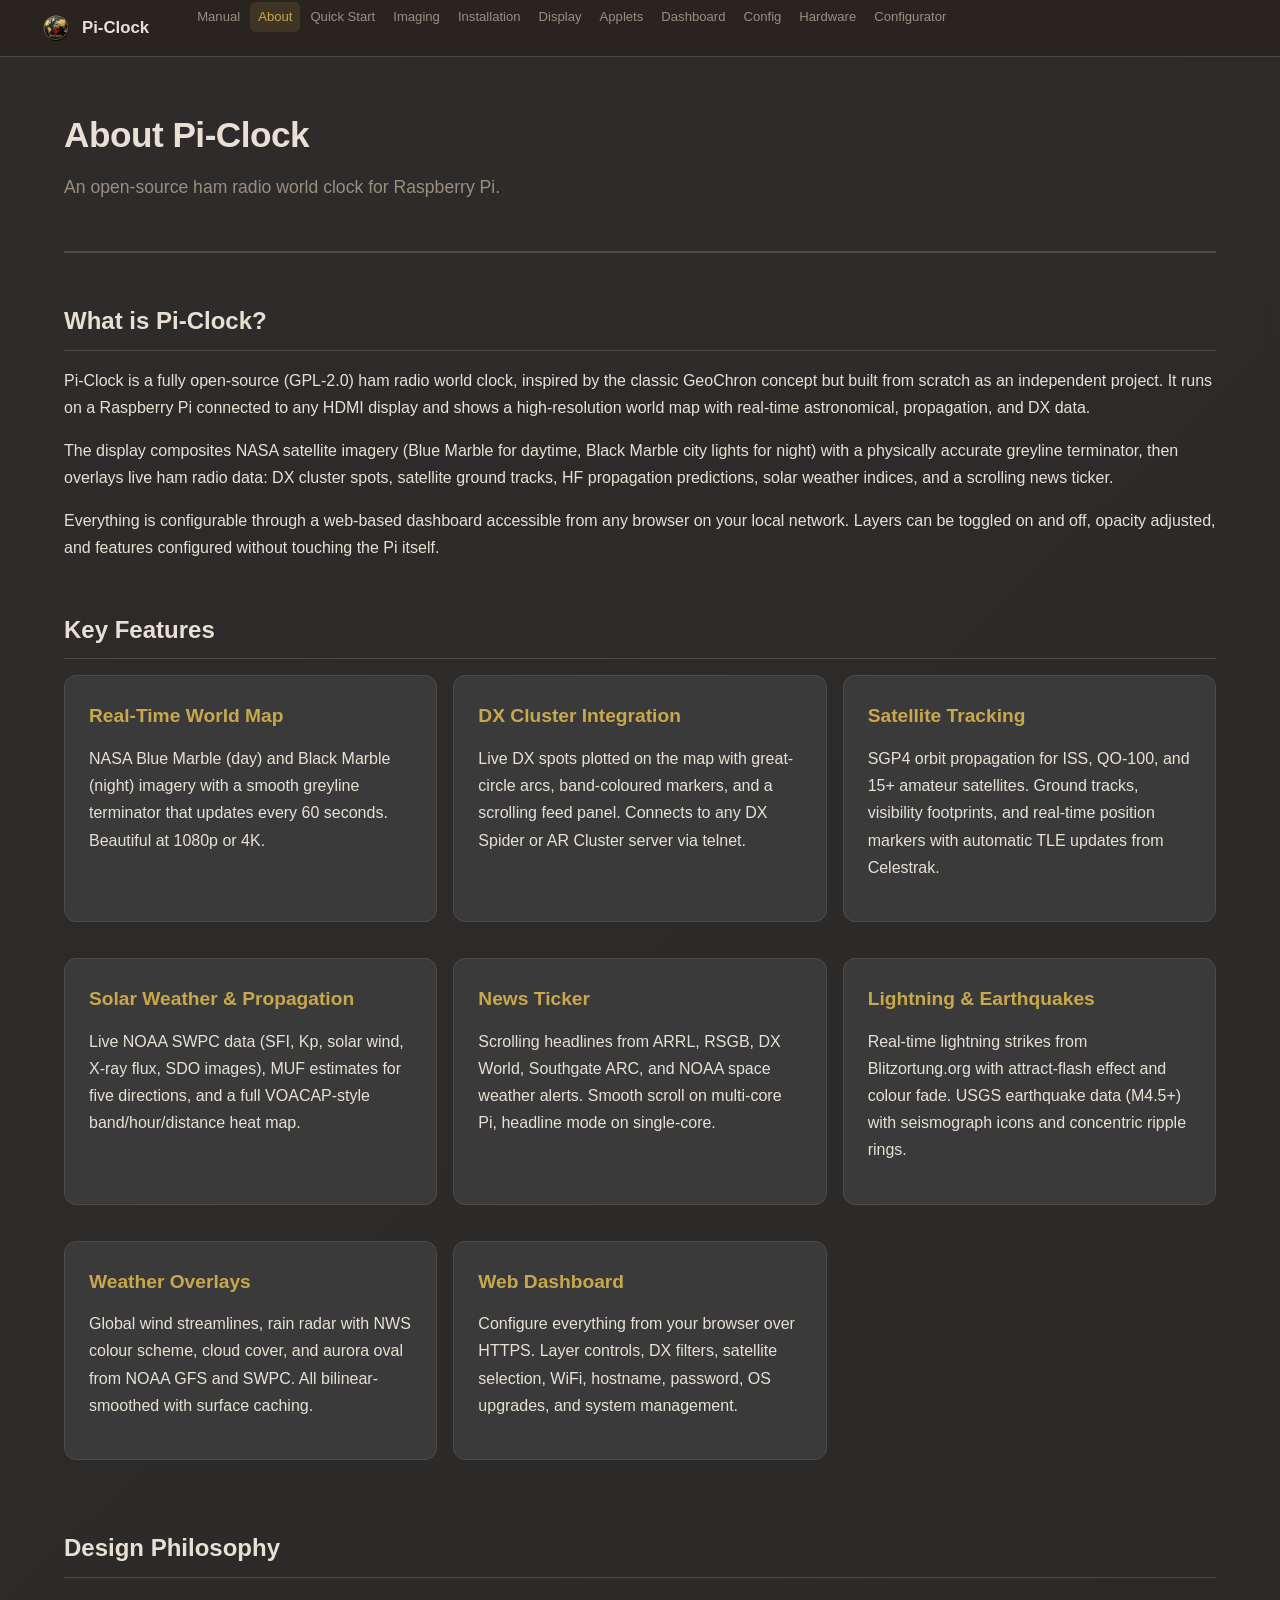
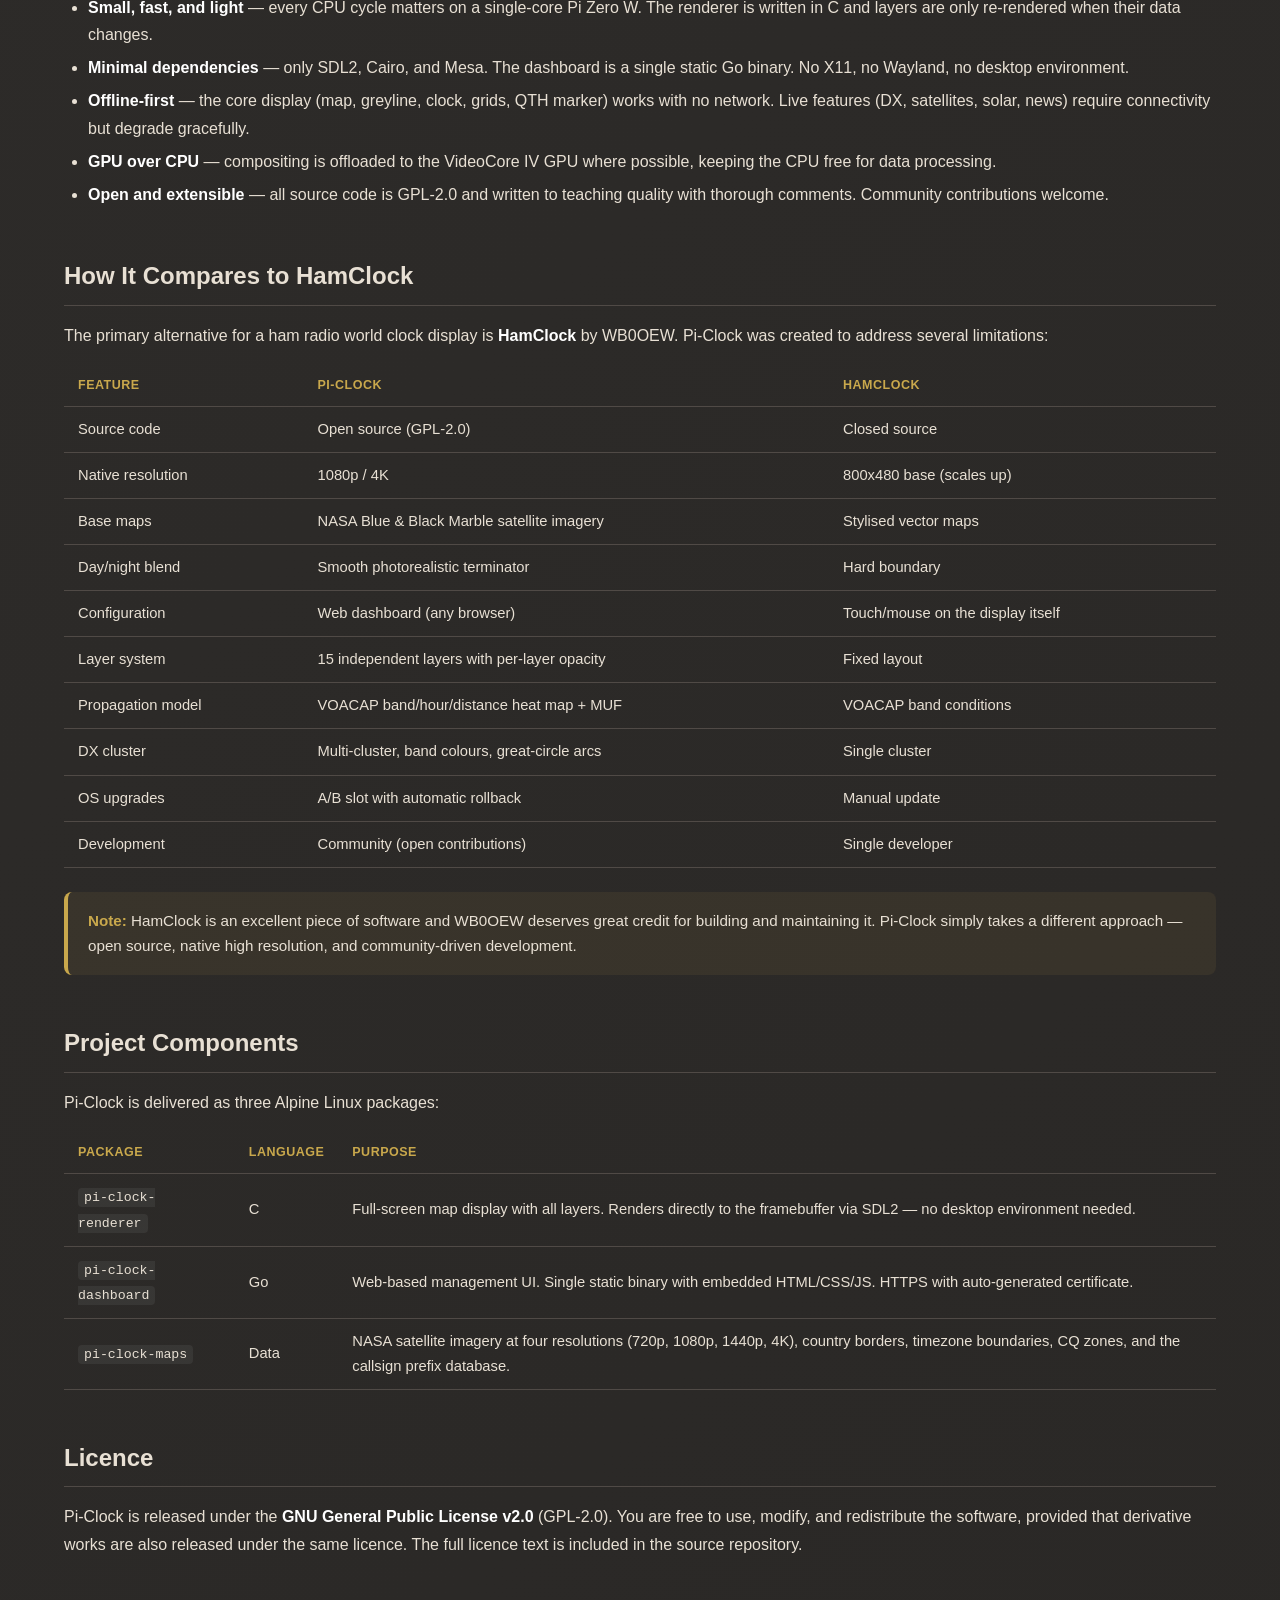
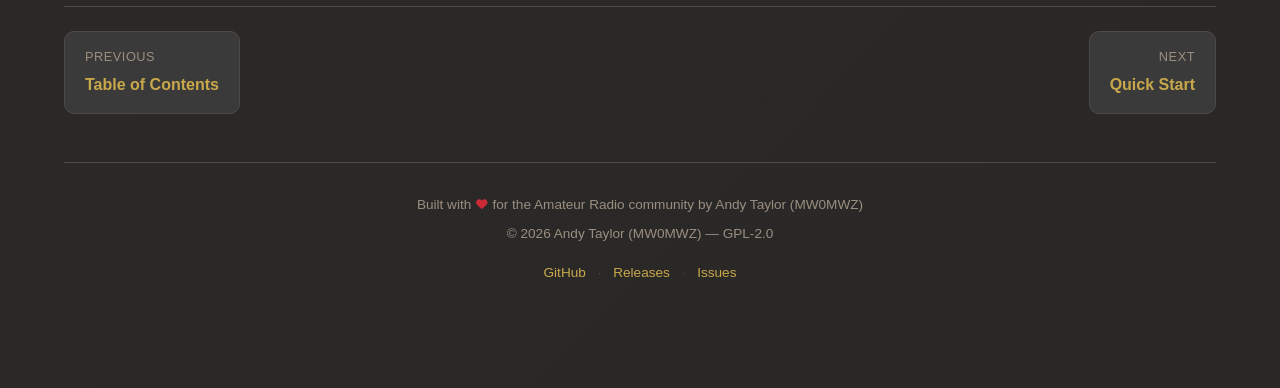
<file: manual/about.html>
<!DOCTYPE html>
<html lang="en">
<head>
    <meta charset="UTF-8">
    <meta name="viewport" content="width=device-width, initial-scale=1.0">
    <title>About Pi-Clock</title>
    <link rel="stylesheet" href="manual.css">
</head>
<body>

<nav class="topnav">
    <div class="topnav-inner">
        <a href="../index.html" class="topnav-brand">
            <img src="../logo.png" alt="Pi-Clock">
            Pi-Clock
        </a>
        <ul class="topnav-links">
            <li><a href="index.html">Manual</a></li>
            <li><a href="about.html" class="active">About</a></li>
            <li><a href="quick-start.html">Quick Start</a></li>
            <li><a href="imaging.html">Imaging</a></li>
            <li><a href="installation.html">Installation</a></li>
            <li><a href="display.html">Display</a></li>
            <li><a href="applets.html">Applets</a></li>
            <li><a href="dashboard.html">Dashboard</a></li>
            <li><a href="configuration.html">Config</a></li>
            <li><a href="hardware.html">Hardware</a></li>
            <li><a href="../config-generator.html">Configurator</a></li>
        </ul>
        <button class="nav-toggle" onclick="document.querySelector('.topnav-links').classList.toggle('open')" aria-label="Toggle navigation menu"><svg class="icon" aria-hidden="true"><use href="/icons.svg#icon-menu"/></svg></button>
    </div>
</nav>

<div class="container">

    <div class="page-header">
        <h1>About Pi-Clock</h1>
        <p class="subtitle">An open-source ham radio world clock for Raspberry Pi.</p>
    </div>

    <h2>What is Pi-Clock?</h2>

    <p>Pi-Clock is a fully open-source (GPL-2.0) ham radio world clock, inspired by the classic GeoChron concept but built from scratch as an independent project. It runs on a Raspberry Pi connected to any HDMI display and shows a high-resolution world map with real-time astronomical, propagation, and DX data.</p>

    <p>The display composites NASA satellite imagery (Blue Marble for daytime, Black Marble city lights for night) with a physically accurate greyline terminator, then overlays live ham radio data: DX cluster spots, satellite ground tracks, HF propagation predictions, solar weather indices, and a scrolling news ticker.</p>

    <p>Everything is configurable through a web-based dashboard accessible from any browser on your local network. Layers can be toggled on and off, opacity adjusted, and features configured without touching the Pi itself.</p>

    <h2>Key Features</h2>

    <div class="grid">
        <div class="card">
            <h3>Real-Time World Map</h3>
            <p>NASA Blue Marble (day) and Black Marble (night) imagery with a smooth greyline terminator that updates every 60 seconds. Beautiful at 1080p or 4K.</p>
        </div>
        <div class="card">
            <h3>DX Cluster Integration</h3>
            <p>Live DX spots plotted on the map with great-circle arcs, band-coloured markers, and a scrolling feed panel. Connects to any DX Spider or AR Cluster server via telnet.</p>
        </div>
        <div class="card">
            <h3>Satellite Tracking</h3>
            <p>SGP4 orbit propagation for ISS, QO-100, and 15+ amateur satellites. Ground tracks, visibility footprints, and real-time position markers with automatic TLE updates from Celestrak.</p>
        </div>
        <div class="card">
            <h3>Solar Weather &amp; Propagation</h3>
            <p>Live NOAA SWPC data (SFI, Kp, solar wind, X-ray flux, SDO images), MUF estimates for five directions, and a full VOACAP-style band/hour/distance heat map.</p>
        </div>
        <div class="card">
            <h3>News Ticker</h3>
            <p>Scrolling headlines from ARRL, RSGB, DX World, Southgate ARC, and NOAA space weather alerts. Smooth scroll on multi-core Pi, headline mode on single-core.</p>
        </div>
        <div class="card">
            <h3>Lightning &amp; Earthquakes</h3>
            <p>Real-time lightning strikes from Blitzortung.org with attract-flash effect and colour fade. USGS earthquake data (M4.5+) with seismograph icons and concentric ripple rings.</p>
        </div>
        <div class="card">
            <h3>Weather Overlays</h3>
            <p>Global wind streamlines, rain radar with NWS colour scheme, cloud cover, and aurora oval from NOAA GFS and SWPC. All bilinear-smoothed with surface caching.</p>
        </div>
        <div class="card">
            <h3>Web Dashboard</h3>
            <p>Configure everything from your browser over HTTPS. Layer controls, DX filters, satellite selection, WiFi, hostname, password, OS upgrades, and system management.</p>
        </div>
    </div>

    <h2>Design Philosophy</h2>

    <ul>
        <li><strong>Small, fast, and light</strong> &mdash; every CPU cycle matters on a single-core Pi Zero W. The renderer is written in C and layers are only re-rendered when their data changes.</li>
        <li><strong>Minimal dependencies</strong> &mdash; only SDL2, Cairo, and Mesa. The dashboard is a single static Go binary. No X11, no Wayland, no desktop environment.</li>
        <li><strong>Offline-first</strong> &mdash; the core display (map, greyline, clock, grids, QTH marker) works with no network. Live features (DX, satellites, solar, news) require connectivity but degrade gracefully.</li>
        <li><strong>GPU over CPU</strong> &mdash; compositing is offloaded to the VideoCore IV GPU where possible, keeping the CPU free for data processing.</li>
        <li><strong>Open and extensible</strong> &mdash; all source code is GPL-2.0 and written to teaching quality with thorough comments. Community contributions welcome.</li>
    </ul>

    <h2>How It Compares to HamClock</h2>

    <p>The primary alternative for a ham radio world clock display is <strong>HamClock</strong> by WB0OEW. Pi-Clock was created to address several limitations:</p>

    <table>
        <thead>
            <tr>
                <th>Feature</th>
                <th>Pi-Clock</th>
                <th>HamClock</th>
            </tr>
        </thead>
        <tbody>
            <tr>
                <td>Source code</td>
                <td>Open source (GPL-2.0)</td>
                <td>Closed source</td>
            </tr>
            <tr>
                <td>Native resolution</td>
                <td>1080p / 4K</td>
                <td>800x480 base (scales up)</td>
            </tr>
            <tr>
                <td>Base maps</td>
                <td>NASA Blue &amp; Black Marble satellite imagery</td>
                <td>Stylised vector maps</td>
            </tr>
            <tr>
                <td>Day/night blend</td>
                <td>Smooth photorealistic terminator</td>
                <td>Hard boundary</td>
            </tr>
            <tr>
                <td>Configuration</td>
                <td>Web dashboard (any browser)</td>
                <td>Touch/mouse on the display itself</td>
            </tr>
            <tr>
                <td>Layer system</td>
                <td>15 independent layers with per-layer opacity</td>
                <td>Fixed layout</td>
            </tr>
            <tr>
                <td>Propagation model</td>
                <td>VOACAP band/hour/distance heat map + MUF</td>
                <td>VOACAP band conditions</td>
            </tr>
            <tr>
                <td>DX cluster</td>
                <td>Multi-cluster, band colours, great-circle arcs</td>
                <td>Single cluster</td>
            </tr>
            <tr>
                <td>OS upgrades</td>
                <td>A/B slot with automatic rollback</td>
                <td>Manual update</td>
            </tr>
            <tr>
                <td>Development</td>
                <td>Community (open contributions)</td>
                <td>Single developer</td>
            </tr>
        </tbody>
    </table>

    <div class="callout callout-info">
        <p><strong>Note:</strong> HamClock is an excellent piece of software and WB0OEW deserves great credit for building and maintaining it. Pi-Clock simply takes a different approach &mdash; open source, native high resolution, and community-driven development.</p>
    </div>

    <h2>Project Components</h2>

    <p>Pi-Clock is delivered as three Alpine Linux packages:</p>

    <table>
        <thead>
            <tr>
                <th>Package</th>
                <th>Language</th>
                <th>Purpose</th>
            </tr>
        </thead>
        <tbody>
            <tr>
                <td><code>pi-clock-renderer</code></td>
                <td>C</td>
                <td>Full-screen map display with all layers. Renders directly to the framebuffer via SDL2 &mdash; no desktop environment needed.</td>
            </tr>
            <tr>
                <td><code>pi-clock-dashboard</code></td>
                <td>Go</td>
                <td>Web-based management UI. Single static binary with embedded HTML/CSS/JS. HTTPS with auto-generated certificate.</td>
            </tr>
            <tr>
                <td><code>pi-clock-maps</code></td>
                <td>Data</td>
                <td>NASA satellite imagery at four resolutions (720p, 1080p, 1440p, 4K), country borders, timezone boundaries, CQ zones, and the callsign prefix database.</td>
            </tr>
        </tbody>
    </table>

    <h2>Licence</h2>

    <p>Pi-Clock is released under the <strong>GNU General Public License v2.0</strong> (GPL-2.0). You are free to use, modify, and redistribute the software, provided that derivative works are also released under the same licence. The full licence text is included in the source repository.</p>

    <!-- Page navigation -->
    <div class="page-nav">
        <a href="index.html">
            <span class="label">Previous</span>
            <span class="title">Table of Contents</span>
        </a>
        <a href="quick-start.html" class="next">
            <span class="label">Next</span>
            <span class="title">Quick Start</span>
        </a>
    </div>

    <footer class="manual-footer">
        <p style="margin-bottom: 6px;">Built with <svg class="icon icon-heart" aria-label="love"><use href="/icons.svg#icon-heart"/></svg> for the Amateur Radio community by Andy Taylor (MW0MWZ)</p>
        <p>&copy; 2026 Andy Taylor (MW0MWZ) &mdash; GPL-2.0</p>
        <p style="margin-top: 6px;">
            <a href="https://github.com/MW0MWZ/Pi-Clock">GitHub</a>
            <span class="footer-sep">&middot;</span>
            <a href="https://github.com/MW0MWZ/Pi-Clock/releases/latest">Releases</a>
            <span class="footer-sep">&middot;</span>
            <a href="https://github.com/MW0MWZ/Pi-Clock/issues">Issues</a>
        </p>
    </footer>

</div>
</body>
</html>
</file>
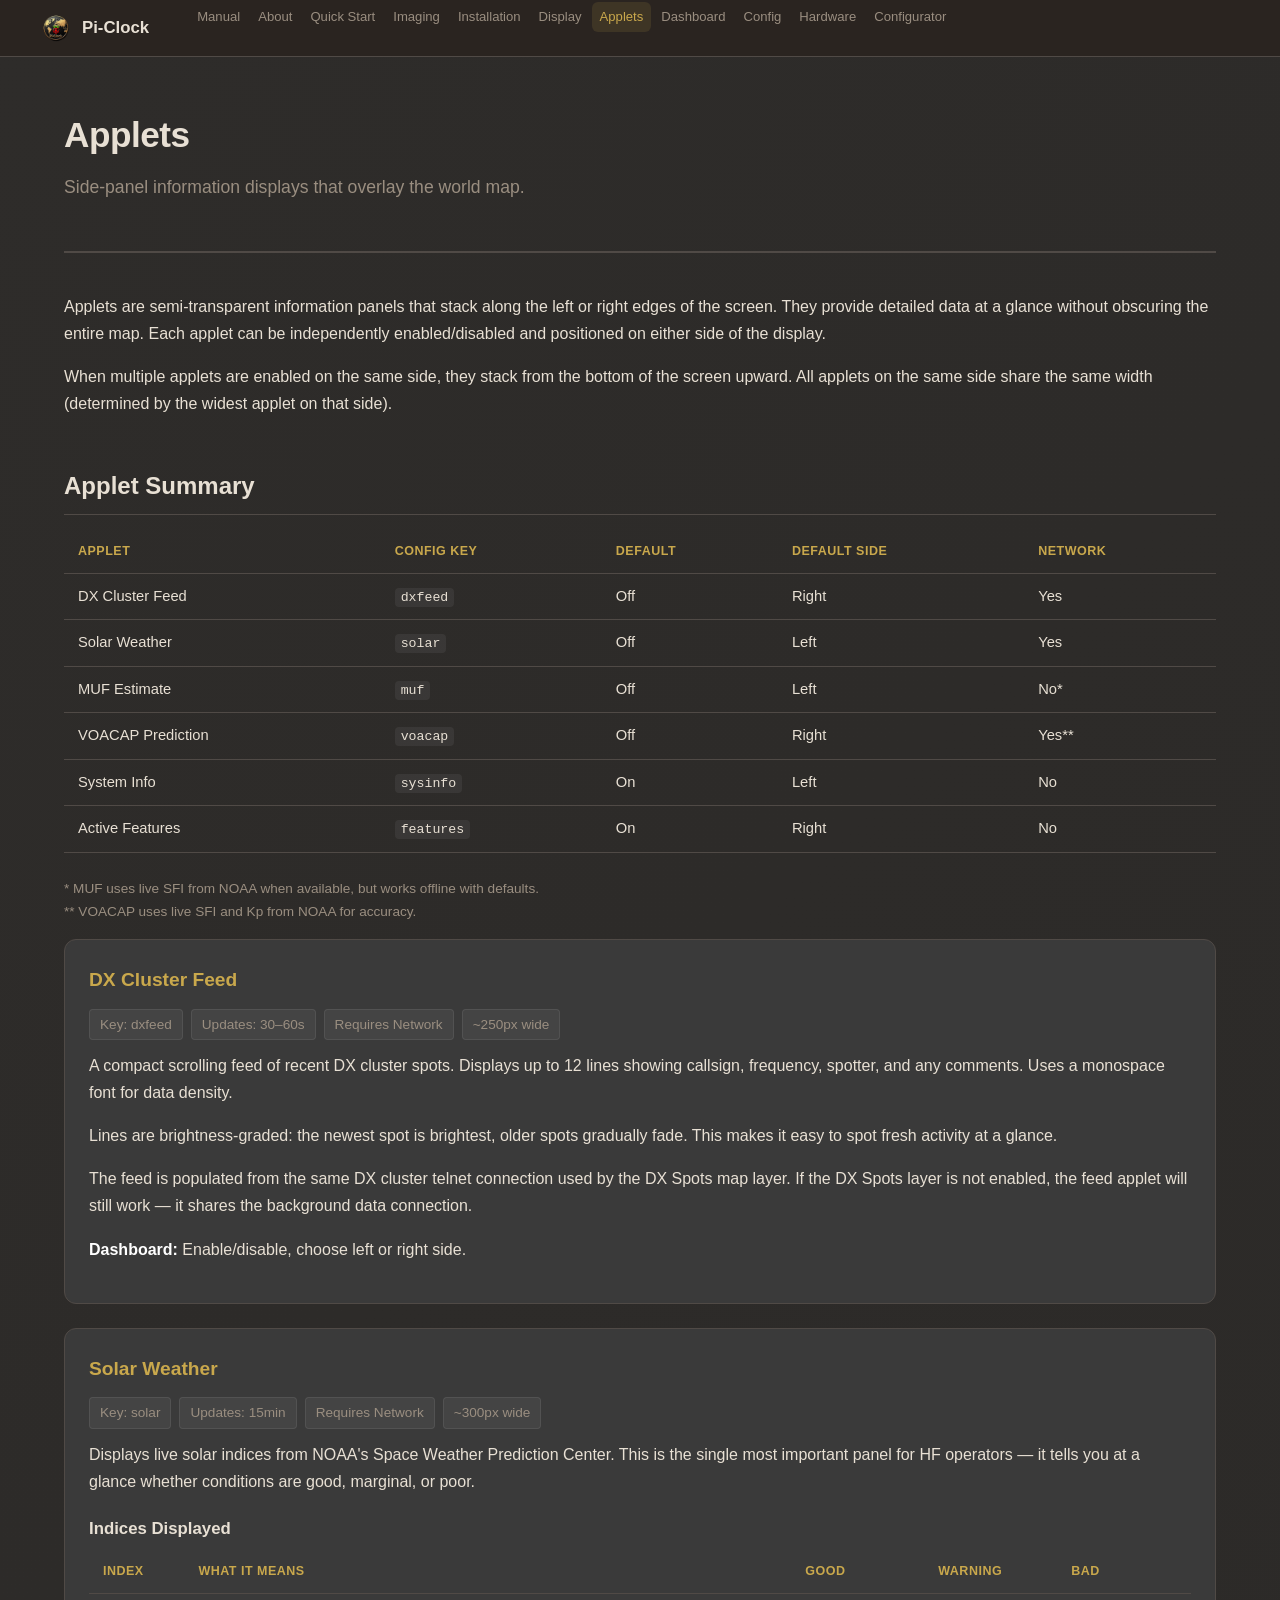
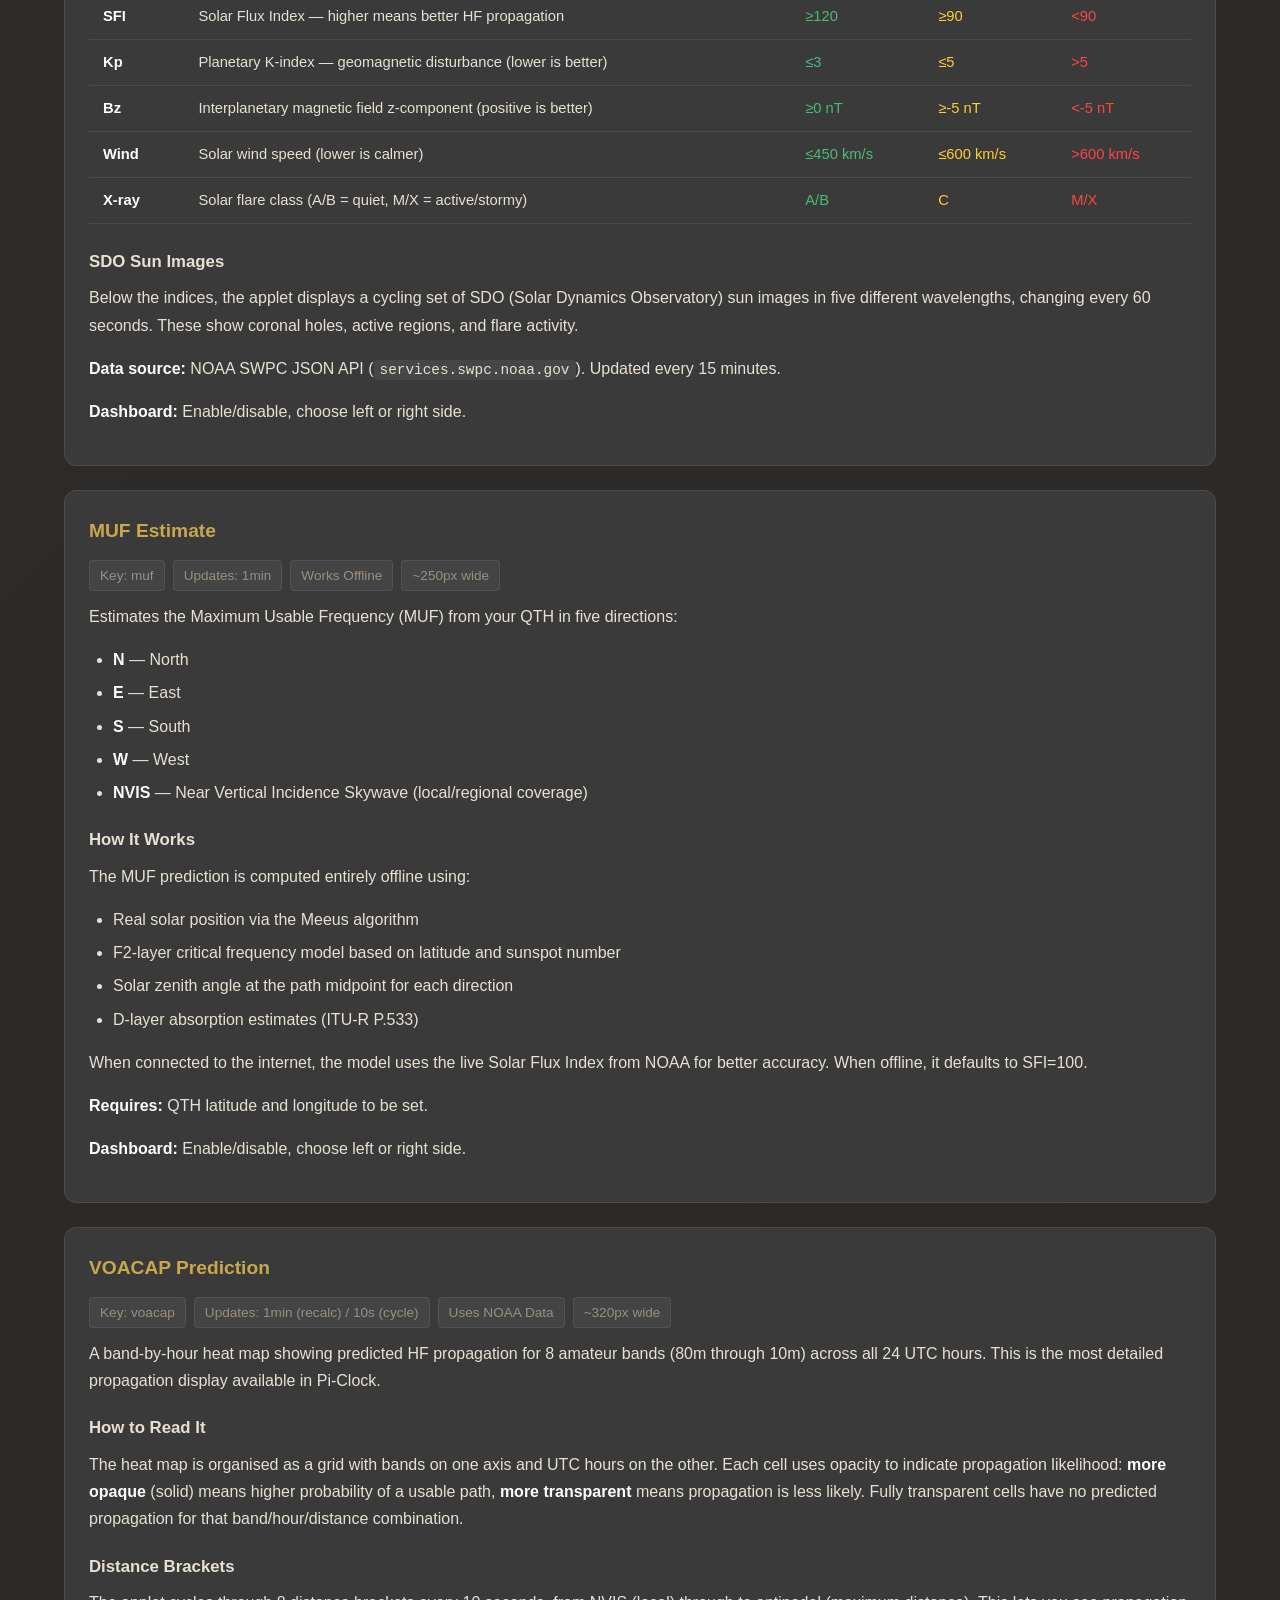
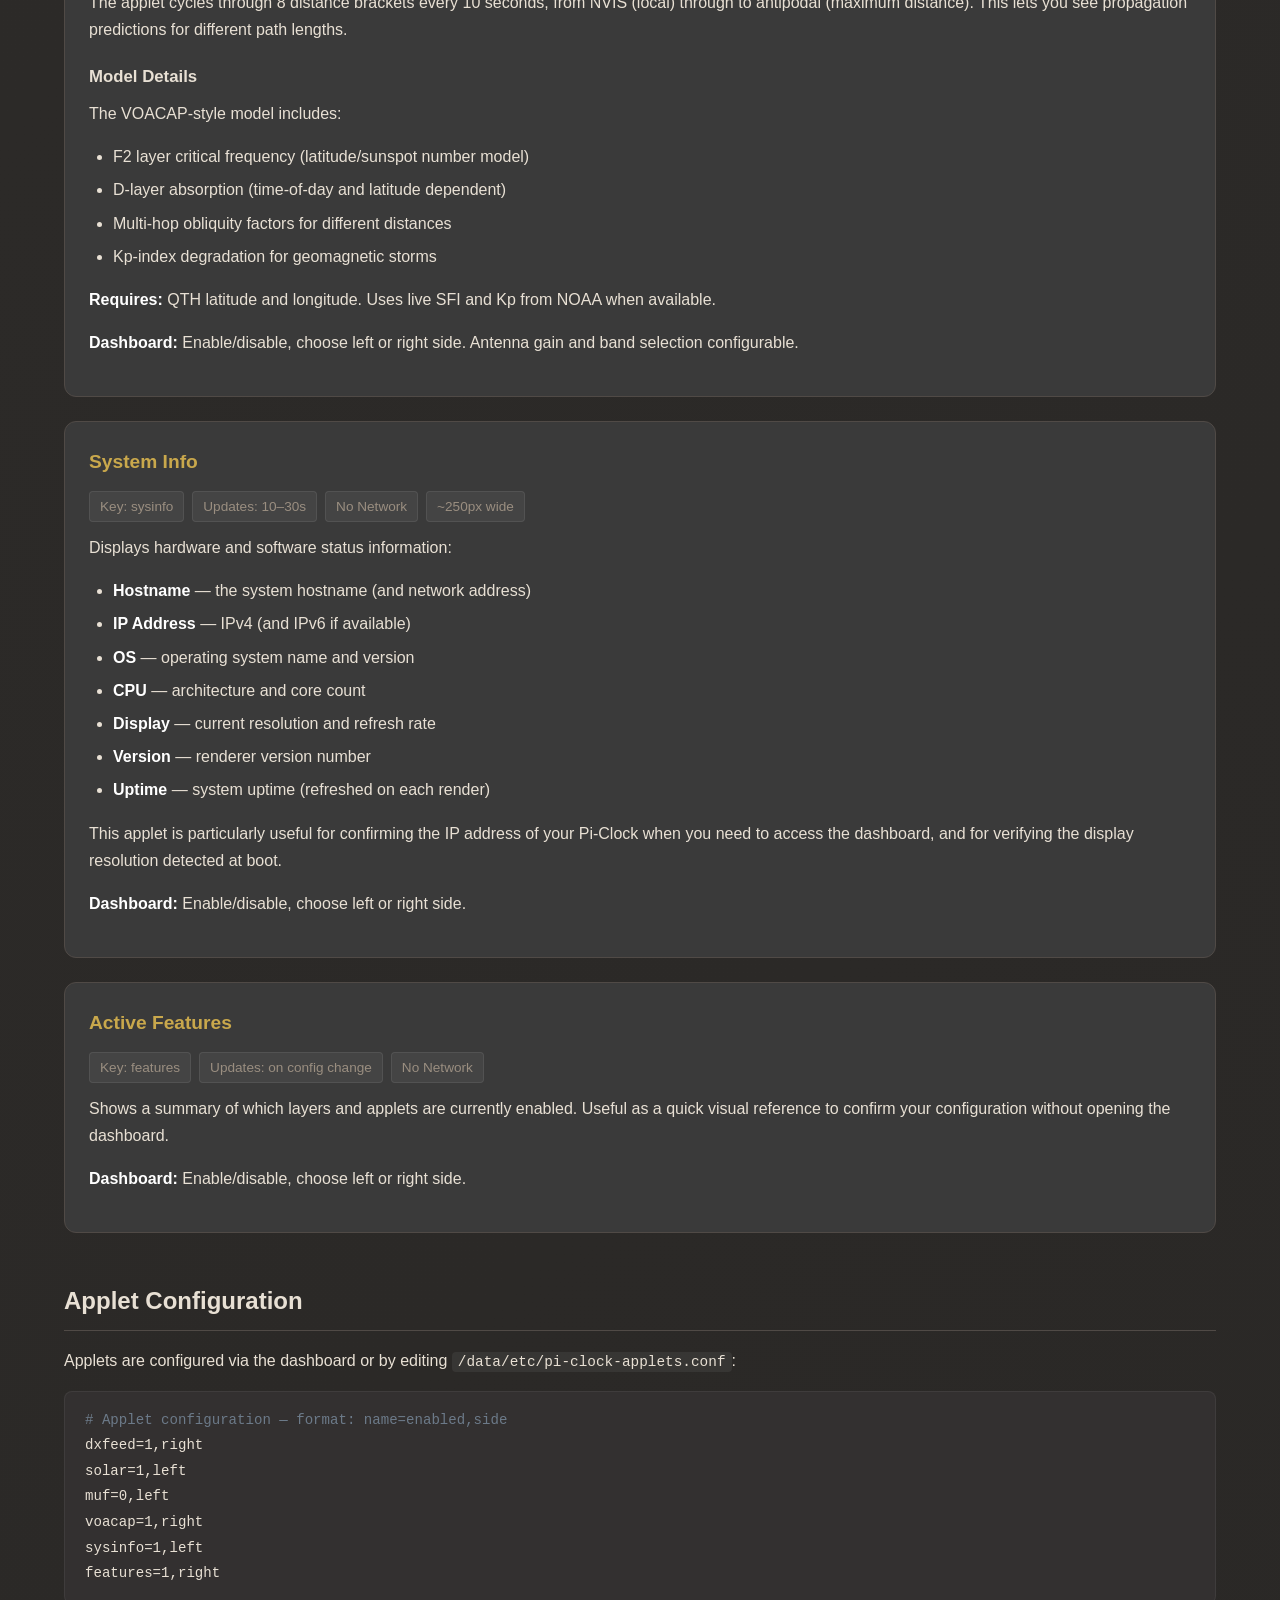
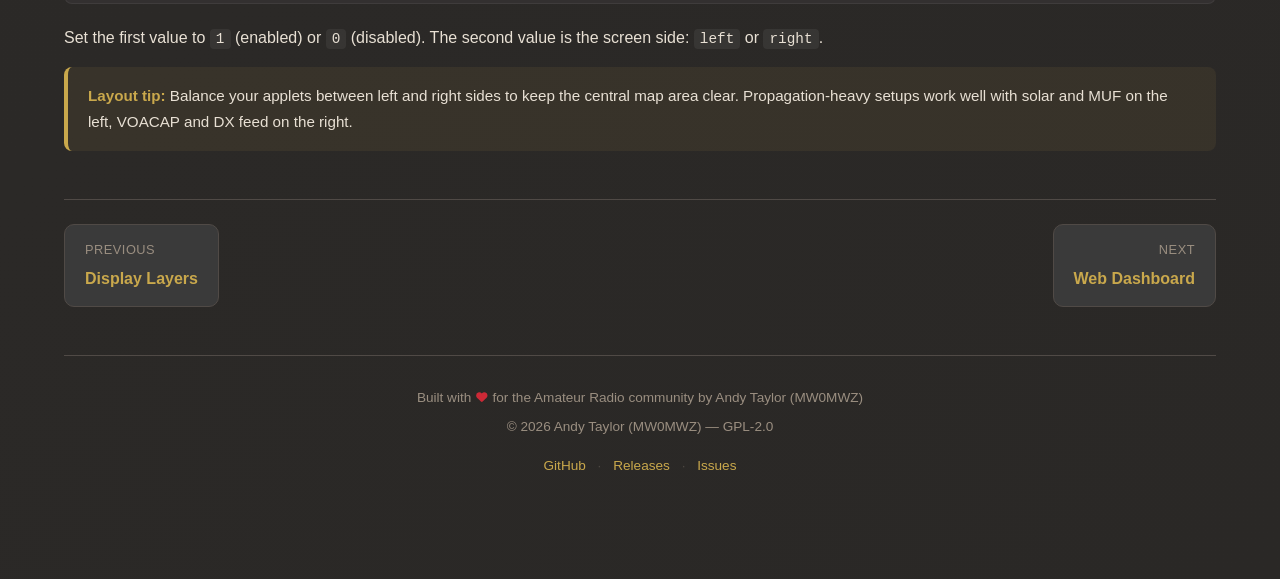
<file: manual/applets.html>
<!DOCTYPE html>
<html lang="en">
<head>
    <meta charset="UTF-8">
    <meta name="viewport" content="width=device-width, initial-scale=1.0">
    <title>Applets - Pi-Clock Manual</title>
    <link rel="stylesheet" href="manual.css">
</head>
<body>

<nav class="topnav">
    <div class="topnav-inner">
        <a href="../index.html" class="topnav-brand">
            <img src="../logo.png" alt="Pi-Clock">
            Pi-Clock
        </a>
        <ul class="topnav-links">
            <li><a href="index.html">Manual</a></li>
            <li><a href="about.html">About</a></li>
            <li><a href="quick-start.html">Quick Start</a></li>
            <li><a href="imaging.html">Imaging</a></li>
            <li><a href="installation.html">Installation</a></li>
            <li><a href="display.html">Display</a></li>
            <li><a href="applets.html" class="active">Applets</a></li>
            <li><a href="dashboard.html">Dashboard</a></li>
            <li><a href="configuration.html">Config</a></li>
            <li><a href="hardware.html">Hardware</a></li>
            <li><a href="../config-generator.html">Configurator</a></li>
        </ul>
        <button class="nav-toggle" onclick="document.querySelector('.topnav-links').classList.toggle('open')" aria-label="Toggle navigation menu"><svg class="icon" aria-hidden="true"><use href="/icons.svg#icon-menu"/></svg></button>
    </div>
</nav>

<div class="container">

    <div class="page-header">
        <h1>Applets</h1>
        <p class="subtitle">Side-panel information displays that overlay the world map.</p>
    </div>

    <p>Applets are semi-transparent information panels that stack along the left or right edges of the screen. They provide detailed data at a glance without obscuring the entire map. Each applet can be independently enabled/disabled and positioned on either side of the display.</p>

    <p>When multiple applets are enabled on the same side, they stack from the bottom of the screen upward. All applets on the same side share the same width (determined by the widest applet on that side).</p>

    <h2>Applet Summary</h2>

    <table>
        <thead>
            <tr>
                <th>Applet</th>
                <th>Config Key</th>
                <th>Default</th>
                <th>Default Side</th>
                <th>Network</th>
            </tr>
        </thead>
        <tbody>
            <tr><td>DX Cluster Feed</td><td><code>dxfeed</code></td><td>Off</td><td>Right</td><td>Yes</td></tr>
            <tr><td>Solar Weather</td><td><code>solar</code></td><td>Off</td><td>Left</td><td>Yes</td></tr>
            <tr><td>MUF Estimate</td><td><code>muf</code></td><td>Off</td><td>Left</td><td>No*</td></tr>
            <tr><td>VOACAP Prediction</td><td><code>voacap</code></td><td>Off</td><td>Right</td><td>Yes**</td></tr>
            <tr><td>System Info</td><td><code>sysinfo</code></td><td>On</td><td>Left</td><td>No</td></tr>
            <tr><td>Active Features</td><td><code>features</code></td><td>On</td><td>Right</td><td>No</td></tr>
        </tbody>
    </table>

    <p style="font-size: 0.85em; color: var(--text-muted);">
        * MUF uses live SFI from NOAA when available, but works offline with defaults.<br>
        ** VOACAP uses live SFI and Kp from NOAA for accuracy.
    </p>

    <!-- ── DX Cluster Feed ───────────────────────────────────── -->
    <div class="feature-block">
        <h3>DX Cluster Feed</h3>
        <div class="feature-meta">
            <span class="tag">Key: dxfeed</span>
            <span class="tag">Updates: 30&ndash;60s</span>
            <span class="tag">Requires Network</span>
            <span class="tag">~250px wide</span>
        </div>
        <p>A compact scrolling feed of recent DX cluster spots. Displays up to 12 lines showing callsign, frequency, spotter, and any comments. Uses a monospace font for data density.</p>
        <p>Lines are brightness-graded: the newest spot is brightest, older spots gradually fade. This makes it easy to spot fresh activity at a glance.</p>
        <p>The feed is populated from the same DX cluster telnet connection used by the DX Spots map layer. If the DX Spots layer is not enabled, the feed applet will still work &mdash; it shares the background data connection.</p>
        <p><strong>Dashboard:</strong> Enable/disable, choose left or right side.</p>
    </div>

    <!-- ── Solar Weather ─────────────────────────────────────── -->
    <div class="feature-block">
        <h3>Solar Weather</h3>
        <div class="feature-meta">
            <span class="tag">Key: solar</span>
            <span class="tag">Updates: 15min</span>
            <span class="tag">Requires Network</span>
            <span class="tag">~300px wide</span>
        </div>
        <p>Displays live solar indices from NOAA's Space Weather Prediction Center. This is the single most important panel for HF operators &mdash; it tells you at a glance whether conditions are good, marginal, or poor.</p>

        <h4>Indices Displayed</h4>
        <table>
            <thead><tr><th>Index</th><th>What It Means</th><th>Good</th><th>Warning</th><th>Bad</th></tr></thead>
            <tbody>
                <tr>
                    <td><strong>SFI</strong></td>
                    <td>Solar Flux Index &mdash; higher means better HF propagation</td>
                    <td style="color:#48bb78;">&ge;120</td>
                    <td style="color:#ffcc33;">&ge;90</td>
                    <td style="color:#ff4444;">&lt;90</td>
                </tr>
                <tr>
                    <td><strong>Kp</strong></td>
                    <td>Planetary K-index &mdash; geomagnetic disturbance (lower is better)</td>
                    <td style="color:#48bb78;">&le;3</td>
                    <td style="color:#ffcc33;">&le;5</td>
                    <td style="color:#ff4444;">&gt;5</td>
                </tr>
                <tr>
                    <td><strong>Bz</strong></td>
                    <td>Interplanetary magnetic field z-component (positive is better)</td>
                    <td style="color:#48bb78;">&ge;0 nT</td>
                    <td style="color:#ffcc33;">&ge;-5 nT</td>
                    <td style="color:#ff4444;">&lt;-5 nT</td>
                </tr>
                <tr>
                    <td><strong>Wind</strong></td>
                    <td>Solar wind speed (lower is calmer)</td>
                    <td style="color:#48bb78;">&le;450 km/s</td>
                    <td style="color:#ffcc33;">&le;600 km/s</td>
                    <td style="color:#ff4444;">&gt;600 km/s</td>
                </tr>
                <tr>
                    <td><strong>X-ray</strong></td>
                    <td>Solar flare class (A/B = quiet, M/X = active/stormy)</td>
                    <td style="color:#48bb78;">A/B</td>
                    <td style="color:#ffcc33;">C</td>
                    <td style="color:#ff4444;">M/X</td>
                </tr>
            </tbody>
        </table>

        <h4>SDO Sun Images</h4>
        <p>Below the indices, the applet displays a cycling set of SDO (Solar Dynamics Observatory) sun images in five different wavelengths, changing every 60 seconds. These show coronal holes, active regions, and flare activity.</p>

        <p><strong>Data source:</strong> NOAA SWPC JSON API (<code>services.swpc.noaa.gov</code>). Updated every 15 minutes.</p>
        <p><strong>Dashboard:</strong> Enable/disable, choose left or right side.</p>
    </div>

    <!-- ── MUF Estimate ──────────────────────────────────────── -->
    <div class="feature-block">
        <h3>MUF Estimate</h3>
        <div class="feature-meta">
            <span class="tag">Key: muf</span>
            <span class="tag">Updates: 1min</span>
            <span class="tag">Works Offline</span>
            <span class="tag">~250px wide</span>
        </div>
        <p>Estimates the Maximum Usable Frequency (MUF) from your QTH in five directions:</p>
        <ul>
            <li><strong>N</strong> &mdash; North</li>
            <li><strong>E</strong> &mdash; East</li>
            <li><strong>S</strong> &mdash; South</li>
            <li><strong>W</strong> &mdash; West</li>
            <li><strong>NVIS</strong> &mdash; Near Vertical Incidence Skywave (local/regional coverage)</li>
        </ul>

        <h4>How It Works</h4>
        <p>The MUF prediction is computed entirely offline using:</p>
        <ul>
            <li>Real solar position via the Meeus algorithm</li>
            <li>F2-layer critical frequency model based on latitude and sunspot number</li>
            <li>Solar zenith angle at the path midpoint for each direction</li>
            <li>D-layer absorption estimates (ITU-R P.533)</li>
        </ul>
        <p>When connected to the internet, the model uses the live Solar Flux Index from NOAA for better accuracy. When offline, it defaults to SFI=100.</p>

        <p><strong>Requires:</strong> QTH latitude and longitude to be set.</p>
        <p><strong>Dashboard:</strong> Enable/disable, choose left or right side.</p>
    </div>

    <!-- ── VOACAP Prediction ─────────────────────────────────── -->
    <div class="feature-block">
        <h3>VOACAP Prediction</h3>
        <div class="feature-meta">
            <span class="tag">Key: voacap</span>
            <span class="tag">Updates: 1min (recalc) / 10s (cycle)</span>
            <span class="tag">Uses NOAA Data</span>
            <span class="tag">~320px wide</span>
        </div>
        <p>A band-by-hour heat map showing predicted HF propagation for 8 amateur bands (80m through 10m) across all 24 UTC hours. This is the most detailed propagation display available in Pi-Clock.</p>

        <h4>How to Read It</h4>
        <p>The heat map is organised as a grid with bands on one axis and UTC hours on the other. Each cell uses opacity to indicate propagation likelihood: <strong>more opaque</strong> (solid) means higher probability of a usable path, <strong>more transparent</strong> means propagation is less likely. Fully transparent cells have no predicted propagation for that band/hour/distance combination.</p>

        <h4>Distance Brackets</h4>
        <p>The applet cycles through 8 distance brackets every 10 seconds, from NVIS (local) through to antipodal (maximum distance). This lets you see propagation predictions for different path lengths.</p>

        <h4>Model Details</h4>
        <p>The VOACAP-style model includes:</p>
        <ul>
            <li>F2 layer critical frequency (latitude/sunspot number model)</li>
            <li>D-layer absorption (time-of-day and latitude dependent)</li>
            <li>Multi-hop obliquity factors for different distances</li>
            <li>Kp-index degradation for geomagnetic storms</li>
        </ul>

        <p><strong>Requires:</strong> QTH latitude and longitude. Uses live SFI and Kp from NOAA when available.</p>
        <p><strong>Dashboard:</strong> Enable/disable, choose left or right side. Antenna gain and band selection configurable.</p>
    </div>

    <!-- ── System Info ───────────────────────────────────────── -->
    <div class="feature-block">
        <h3>System Info</h3>
        <div class="feature-meta">
            <span class="tag">Key: sysinfo</span>
            <span class="tag">Updates: 10&ndash;30s</span>
            <span class="tag">No Network</span>
            <span class="tag">~250px wide</span>
        </div>
        <p>Displays hardware and software status information:</p>
        <ul>
            <li><strong>Hostname</strong> &mdash; the system hostname (and network address)</li>
            <li><strong>IP Address</strong> &mdash; IPv4 (and IPv6 if available)</li>
            <li><strong>OS</strong> &mdash; operating system name and version</li>
            <li><strong>CPU</strong> &mdash; architecture and core count</li>
            <li><strong>Display</strong> &mdash; current resolution and refresh rate</li>
            <li><strong>Version</strong> &mdash; renderer version number</li>
            <li><strong>Uptime</strong> &mdash; system uptime (refreshed on each render)</li>
        </ul>
        <p>This applet is particularly useful for confirming the IP address of your Pi-Clock when you need to access the dashboard, and for verifying the display resolution detected at boot.</p>
        <p><strong>Dashboard:</strong> Enable/disable, choose left or right side.</p>
    </div>

    <!-- ── Active Features ───────────────────────────────────── -->
    <div class="feature-block">
        <h3>Active Features</h3>
        <div class="feature-meta">
            <span class="tag">Key: features</span>
            <span class="tag">Updates: on config change</span>
            <span class="tag">No Network</span>
        </div>
        <p>Shows a summary of which layers and applets are currently enabled. Useful as a quick visual reference to confirm your configuration without opening the dashboard.</p>
        <p><strong>Dashboard:</strong> Enable/disable, choose left or right side.</p>
    </div>

    <!-- ── Configuration ─────────────────────────────────────── -->
    <h2>Applet Configuration</h2>

    <p>Applets are configured via the dashboard or by editing <code>/data/etc/pi-clock-applets.conf</code>:</p>

<pre><code><span class="comment"># Applet configuration — format: name=enabled,side</span>
dxfeed=1,right
solar=1,left
muf=0,left
voacap=1,right
sysinfo=1,left
features=1,right</code></pre>

    <p>Set the first value to <code>1</code> (enabled) or <code>0</code> (disabled). The second value is the screen side: <code>left</code> or <code>right</code>.</p>

    <div class="callout callout-info">
        <p><strong>Layout tip:</strong> Balance your applets between left and right sides to keep the central map area clear. Propagation-heavy setups work well with solar and MUF on the left, VOACAP and DX feed on the right.</p>
    </div>

    <!-- Page navigation -->
    <div class="page-nav">
        <a href="display.html">
            <span class="label">Previous</span>
            <span class="title">Display Layers</span>
        </a>
        <a href="dashboard.html" class="next">
            <span class="label">Next</span>
            <span class="title">Web Dashboard</span>
        </a>
    </div>

    <footer class="manual-footer">
        <p style="margin-bottom: 6px;">Built with <svg class="icon icon-heart" aria-label="love"><use href="/icons.svg#icon-heart"/></svg> for the Amateur Radio community by Andy Taylor (MW0MWZ)</p>
        <p>&copy; 2026 Andy Taylor (MW0MWZ) &mdash; GPL-2.0</p>
        <p style="margin-top: 6px;">
            <a href="https://github.com/MW0MWZ/Pi-Clock">GitHub</a>
            <span class="footer-sep">&middot;</span>
            <a href="https://github.com/MW0MWZ/Pi-Clock/releases/latest">Releases</a>
            <span class="footer-sep">&middot;</span>
            <a href="https://github.com/MW0MWZ/Pi-Clock/issues">Issues</a>
        </p>
    </footer>

</div>
</body>
</html>
</file>
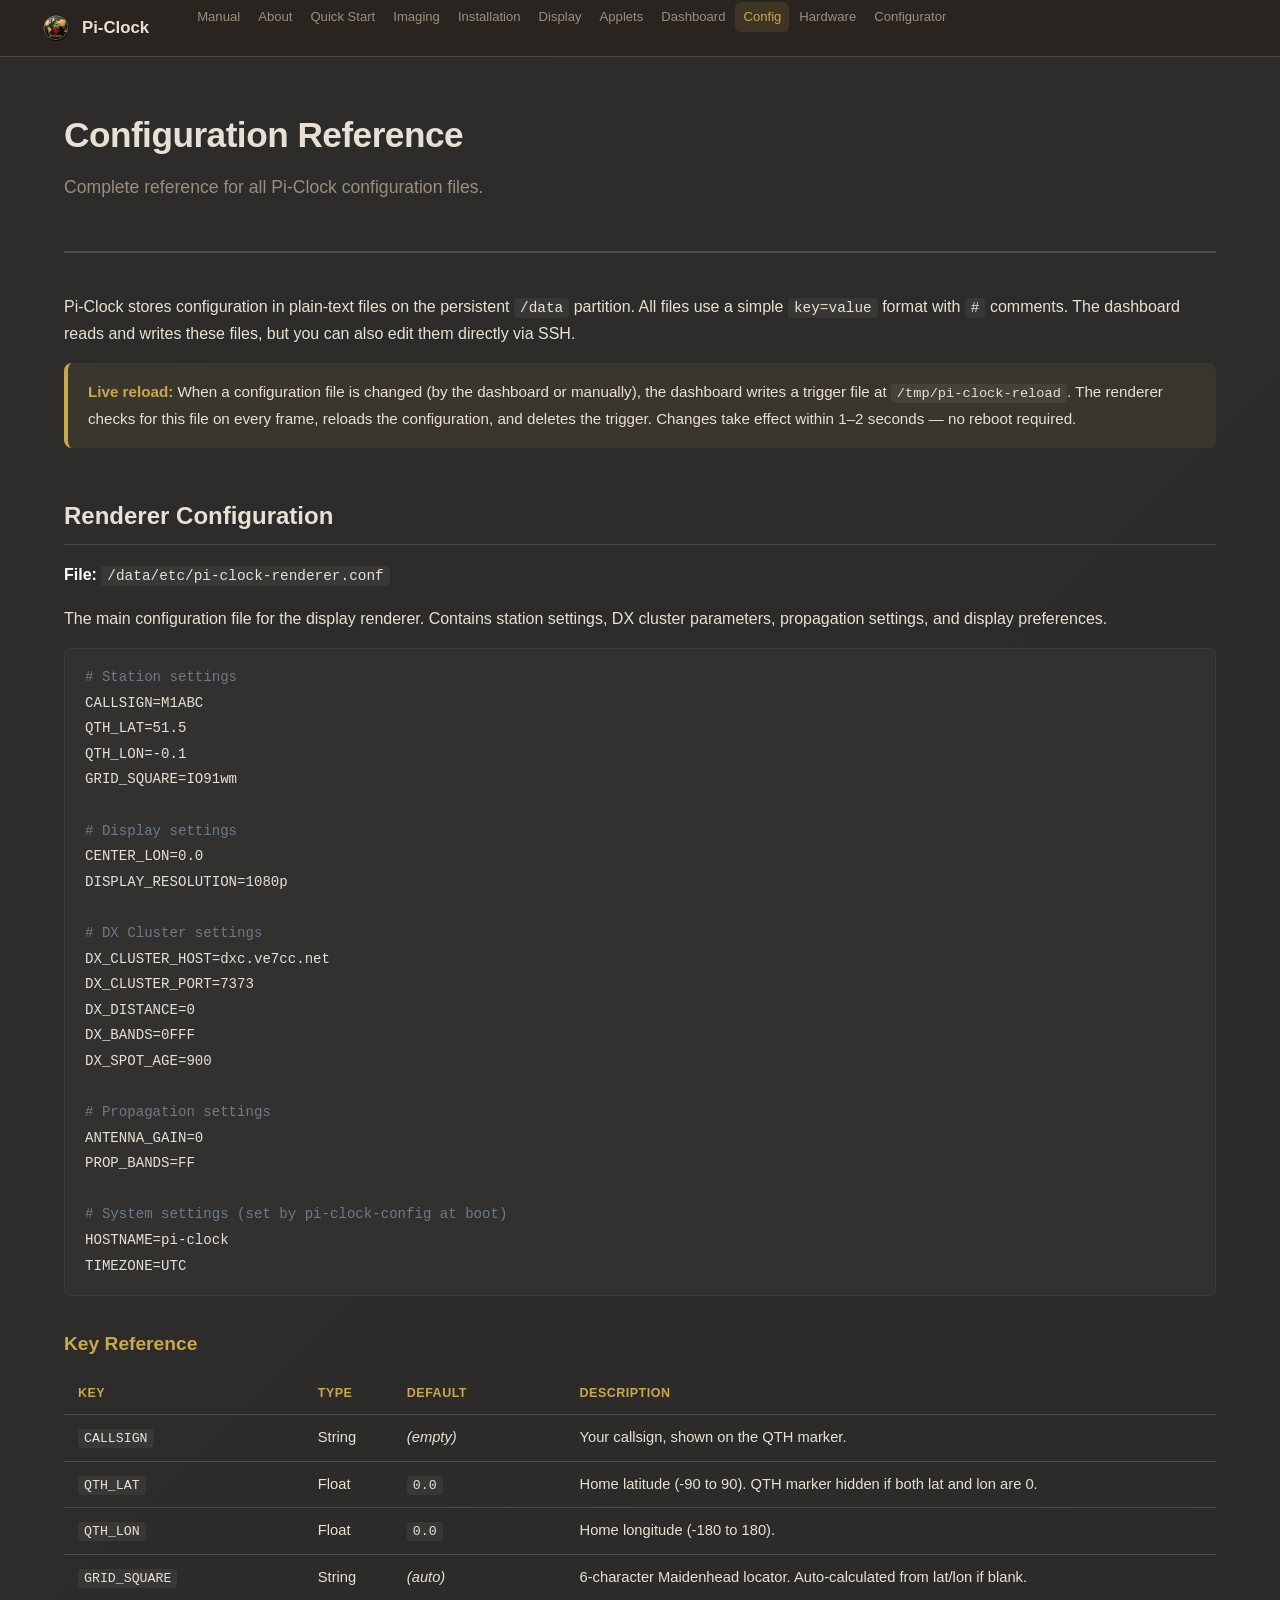
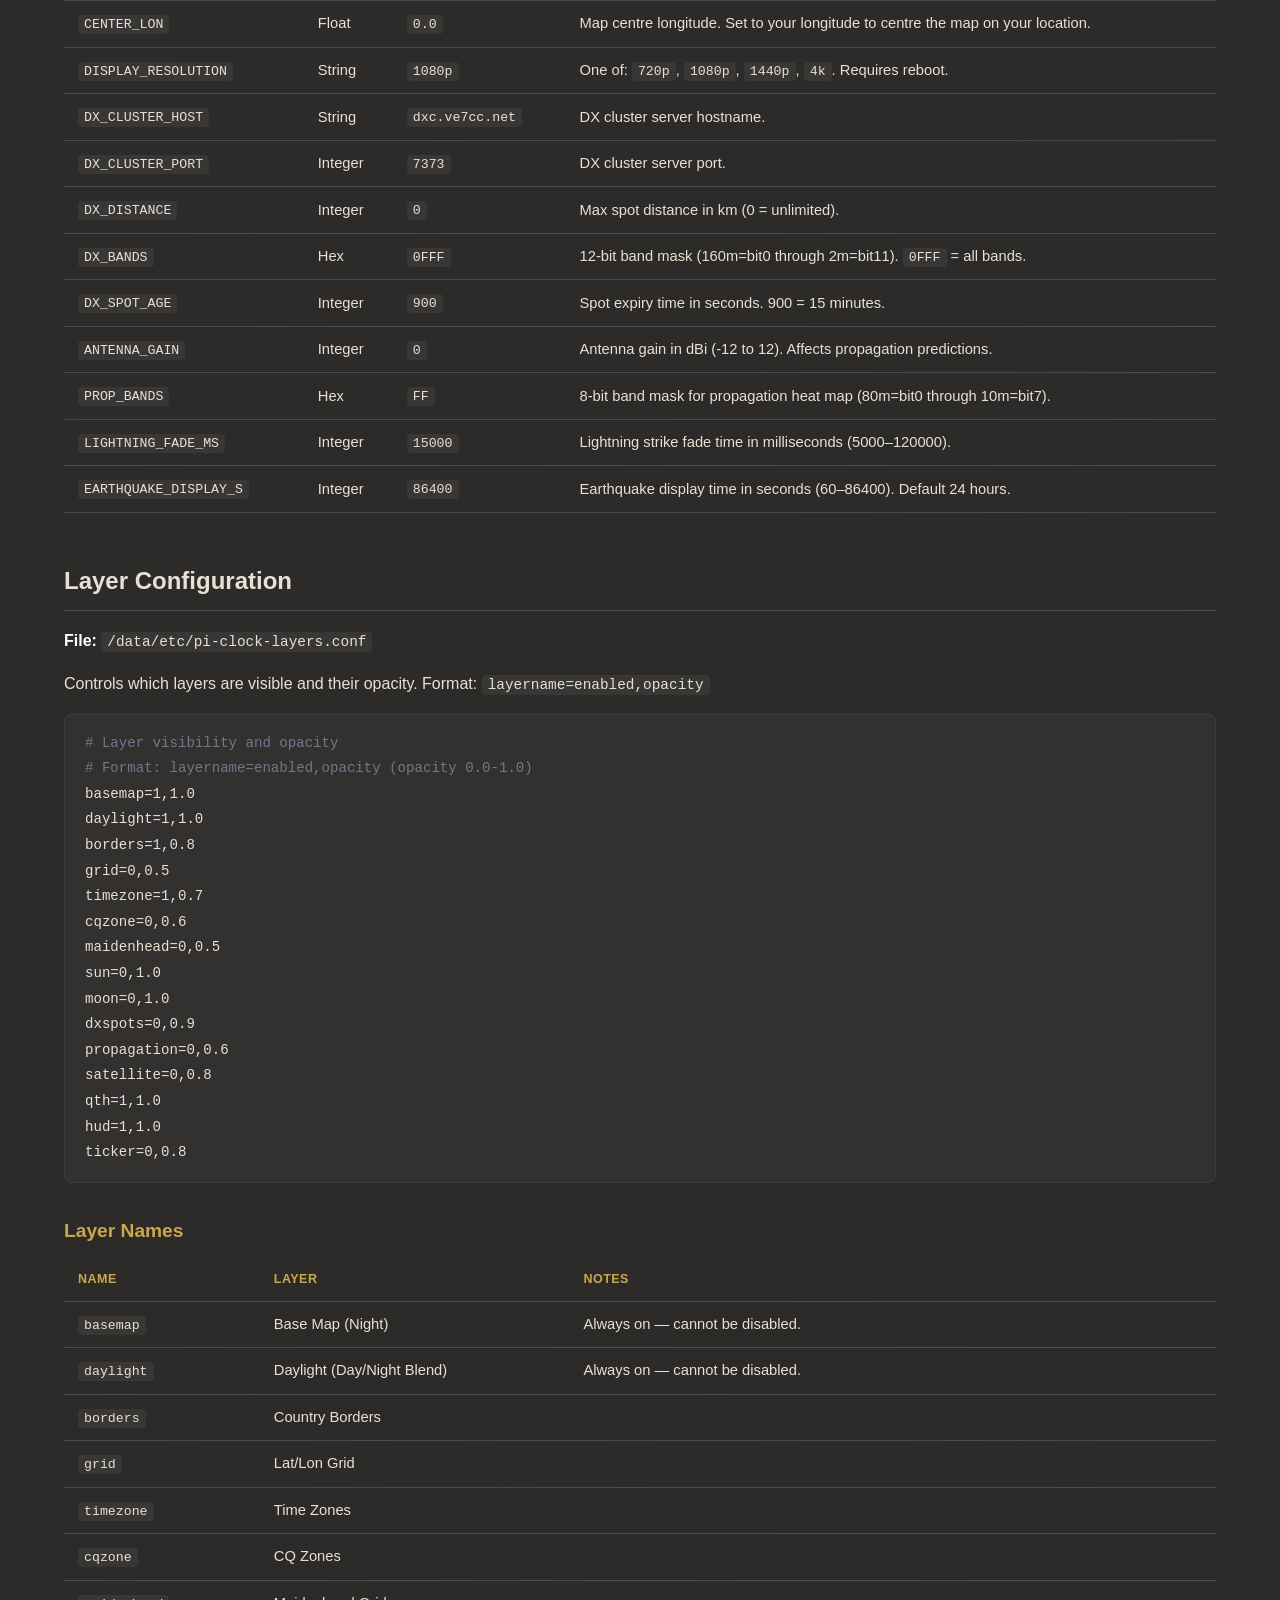
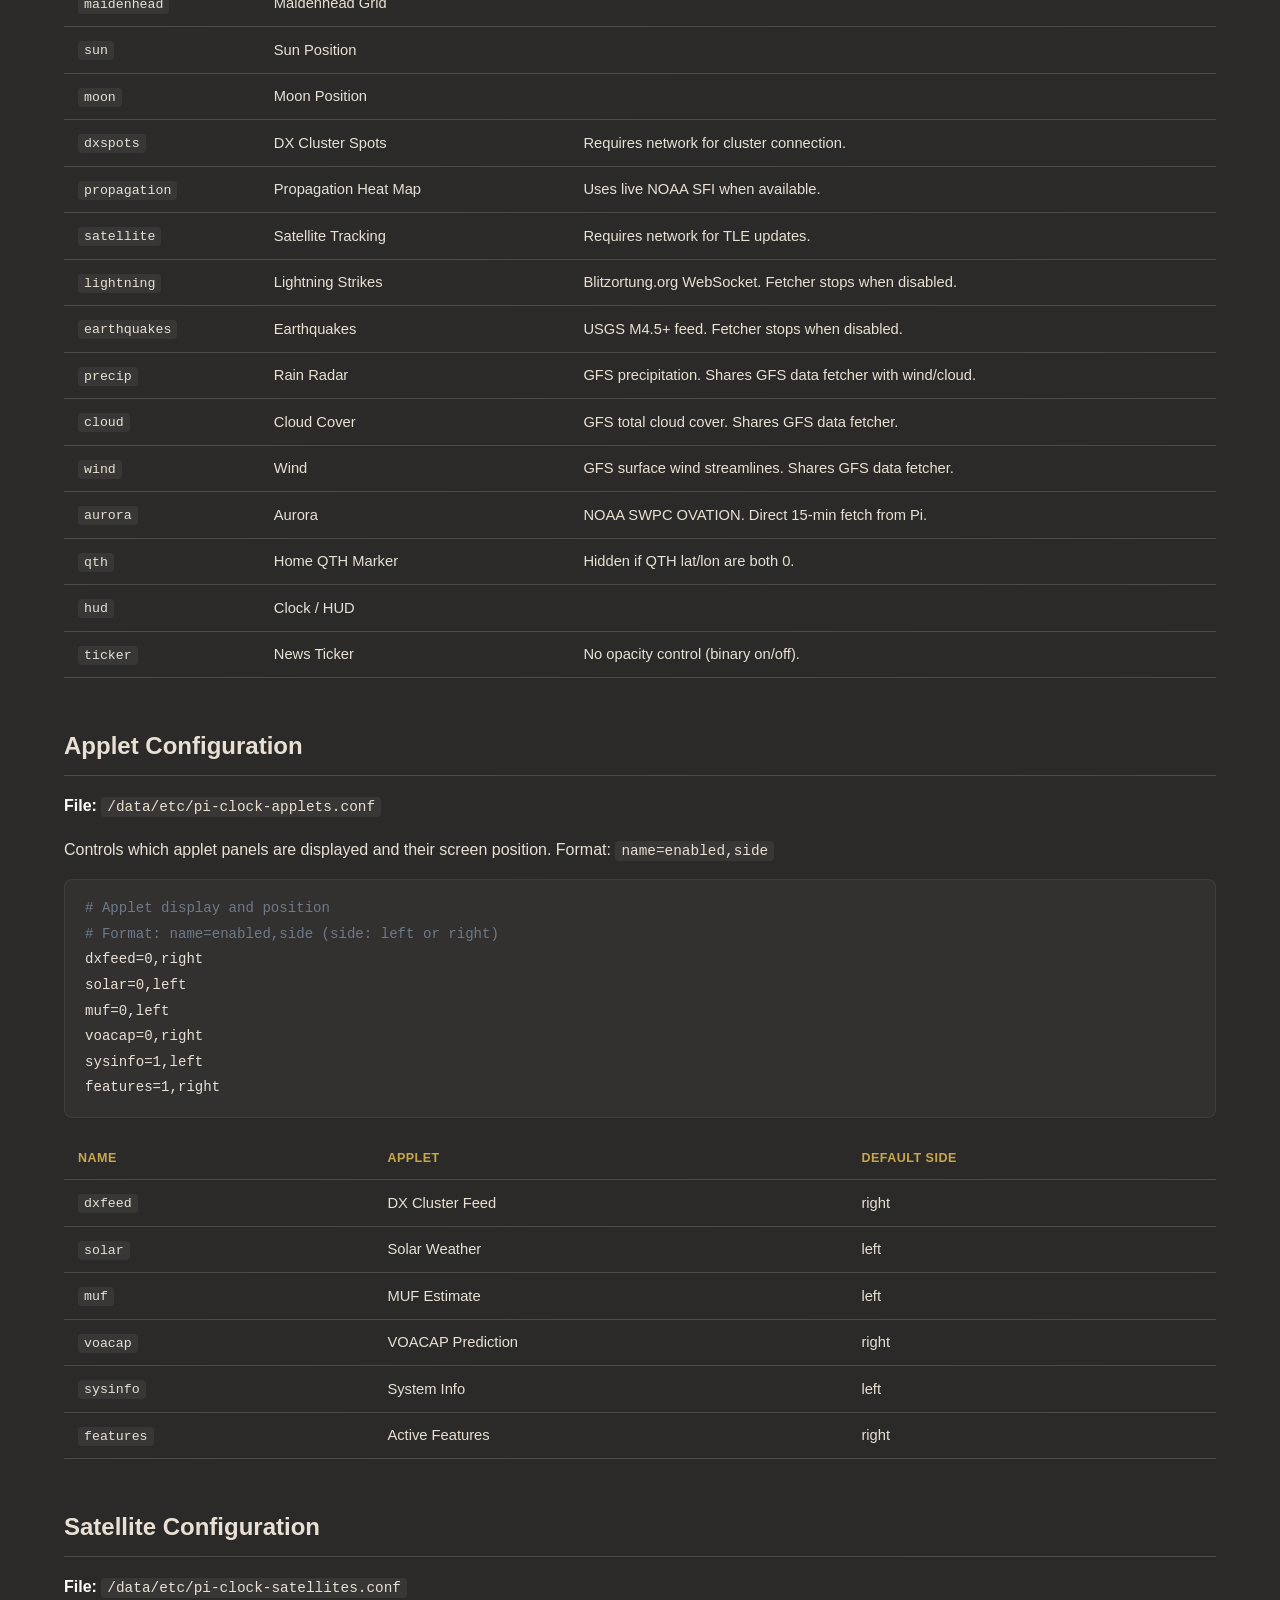
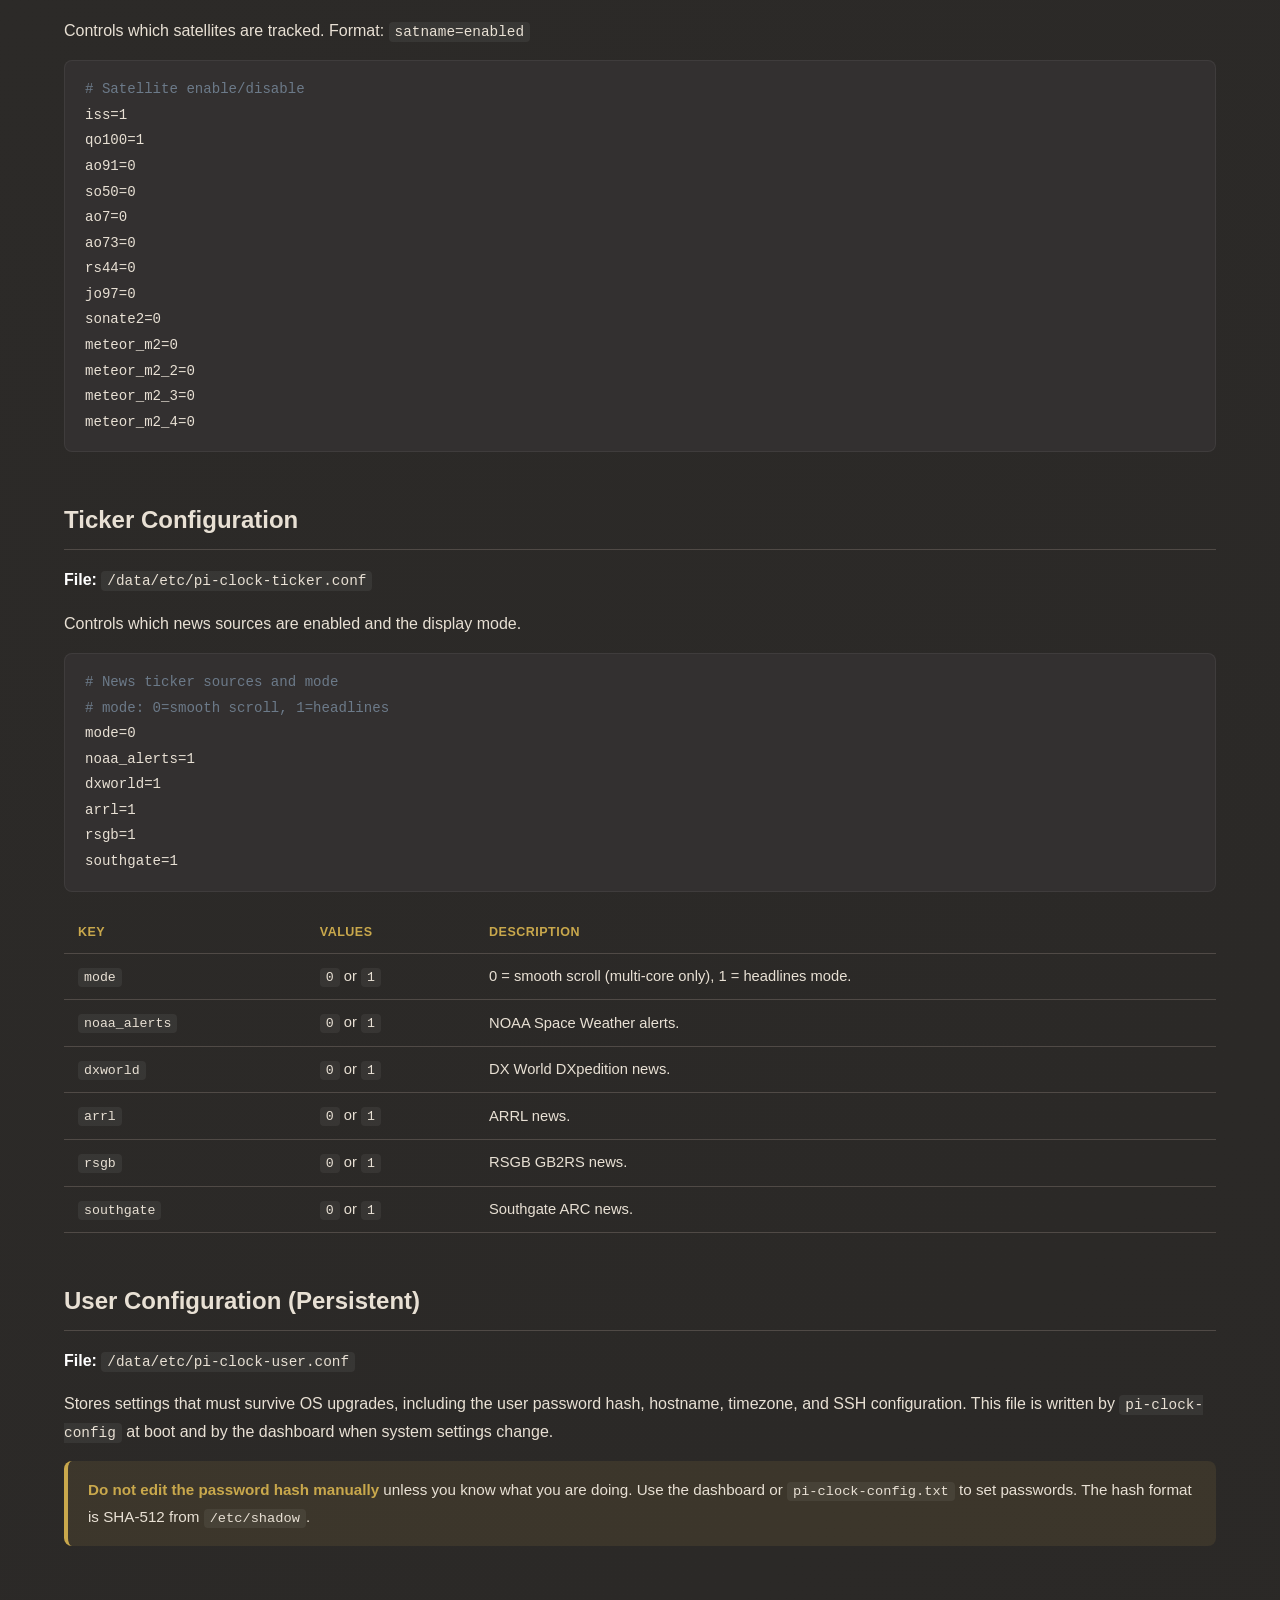
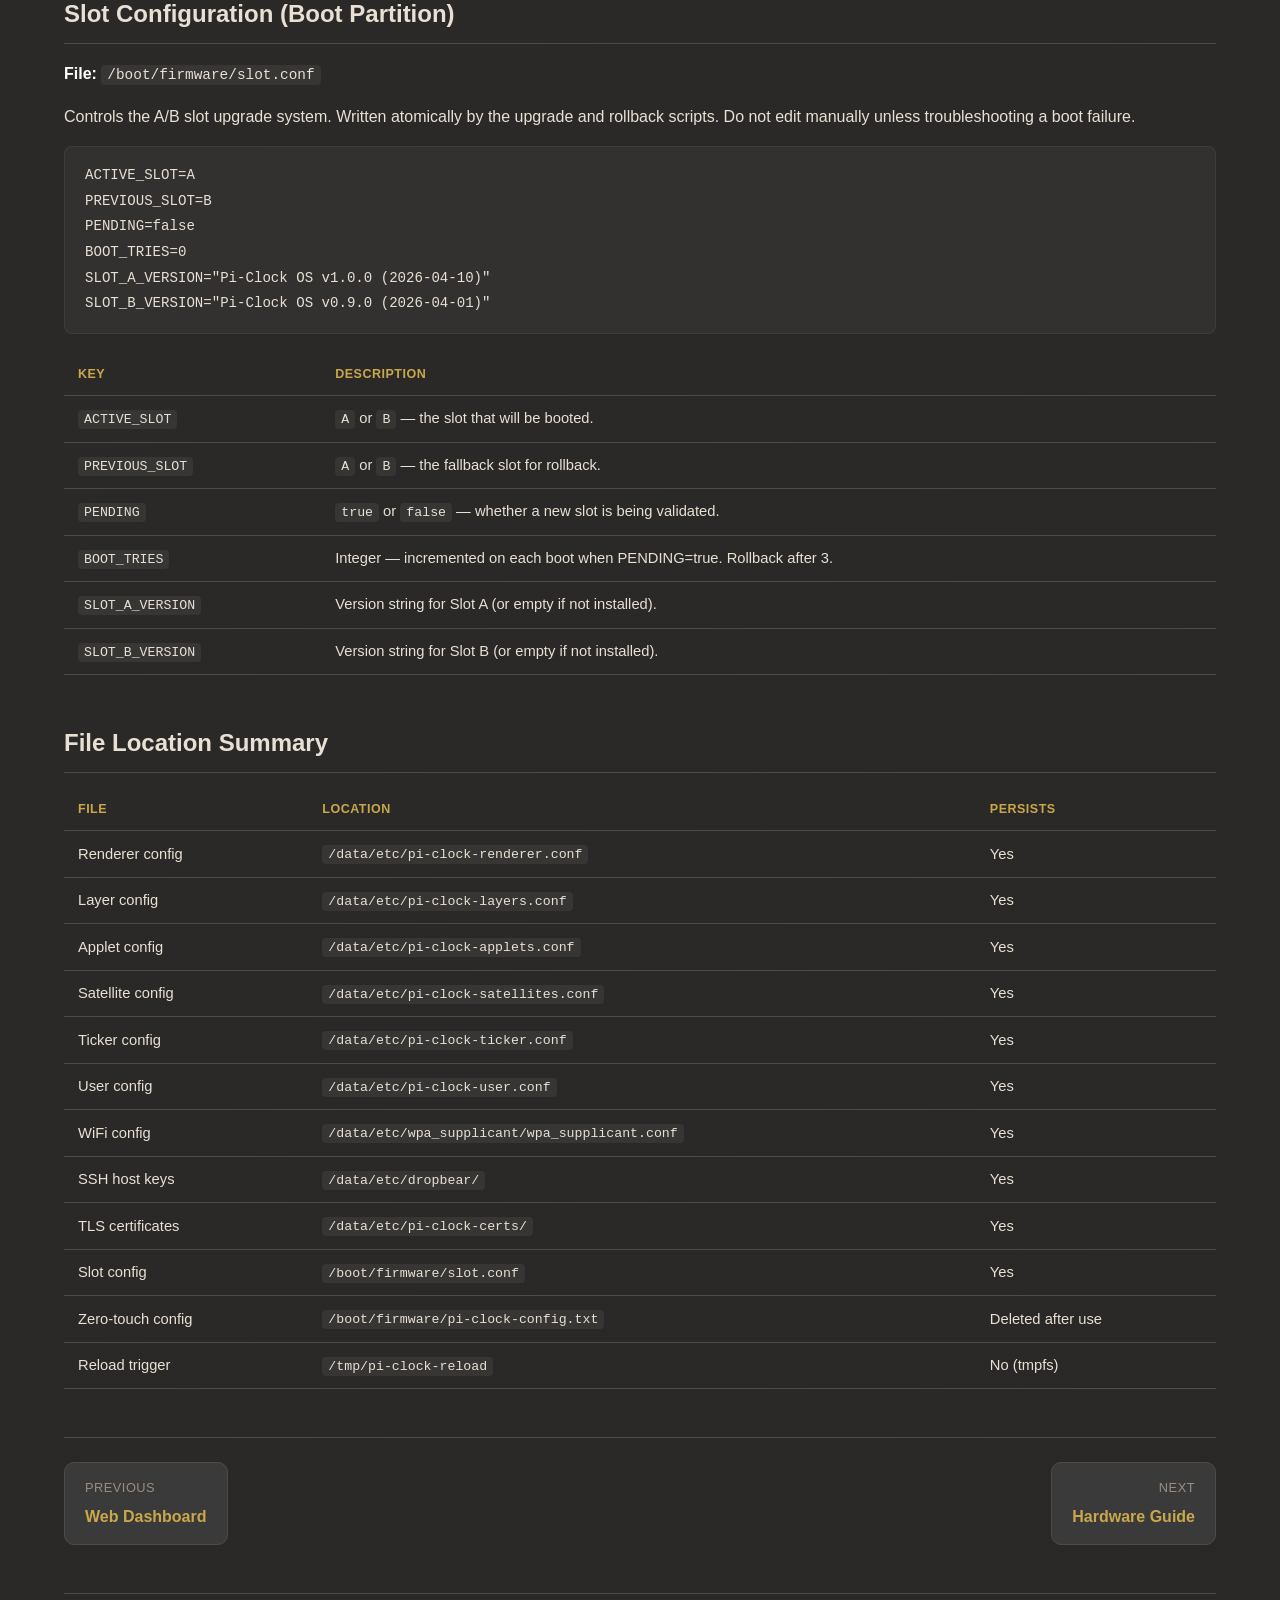
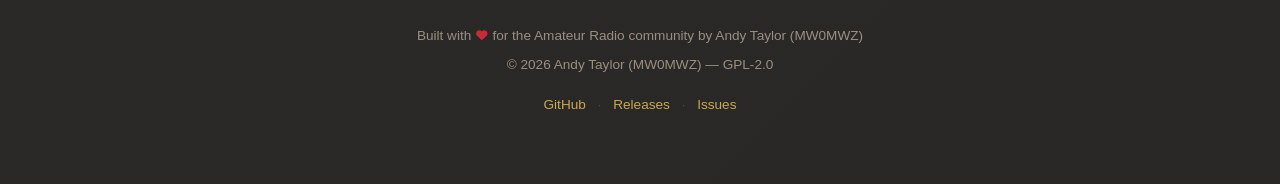
<file: manual/configuration.html>
<!DOCTYPE html>
<html lang="en">
<head>
    <meta charset="UTF-8">
    <meta name="viewport" content="width=device-width, initial-scale=1.0">
    <title>Configuration Reference - Pi-Clock Manual</title>
    <link rel="stylesheet" href="manual.css">
</head>
<body>

<nav class="topnav">
    <div class="topnav-inner">
        <a href="../index.html" class="topnav-brand">
            <img src="../logo.png" alt="Pi-Clock">
            Pi-Clock
        </a>
        <ul class="topnav-links">
            <li><a href="index.html">Manual</a></li>
            <li><a href="about.html">About</a></li>
            <li><a href="quick-start.html">Quick Start</a></li>
            <li><a href="imaging.html">Imaging</a></li>
            <li><a href="installation.html">Installation</a></li>
            <li><a href="display.html">Display</a></li>
            <li><a href="applets.html">Applets</a></li>
            <li><a href="dashboard.html">Dashboard</a></li>
            <li><a href="configuration.html" class="active">Config</a></li>
            <li><a href="hardware.html">Hardware</a></li>
            <li><a href="../config-generator.html">Configurator</a></li>
        </ul>
        <button class="nav-toggle" onclick="document.querySelector('.topnav-links').classList.toggle('open')" aria-label="Toggle navigation menu"><svg class="icon" aria-hidden="true"><use href="/icons.svg#icon-menu"/></svg></button>
    </div>
</nav>

<div class="container">

    <div class="page-header">
        <h1>Configuration Reference</h1>
        <p class="subtitle">Complete reference for all Pi-Clock configuration files.</p>
    </div>

    <p>Pi-Clock stores configuration in plain-text files on the persistent <code>/data</code> partition. All files use a simple <code>key=value</code> format with <code>#</code> comments. The dashboard reads and writes these files, but you can also edit them directly via SSH.</p>

    <div class="callout callout-info">
        <p><strong>Live reload:</strong> When a configuration file is changed (by the dashboard or manually), the dashboard writes a trigger file at <code>/tmp/pi-clock-reload</code>. The renderer checks for this file on every frame, reloads the configuration, and deletes the trigger. Changes take effect within 1&ndash;2 seconds &mdash; no reboot required.</p>
    </div>

    <!-- ── Renderer Config ───────────────────────────────────── -->
    <h2>Renderer Configuration</h2>

    <p><strong>File:</strong> <code>/data/etc/pi-clock-renderer.conf</code></p>

    <p>The main configuration file for the display renderer. Contains station settings, DX cluster parameters, propagation settings, and display preferences.</p>

<pre><code><span class="comment"># Station settings</span>
CALLSIGN=M1ABC
QTH_LAT=51.5
QTH_LON=-0.1
GRID_SQUARE=IO91wm

<span class="comment"># Display settings</span>
CENTER_LON=0.0
DISPLAY_RESOLUTION=1080p

<span class="comment"># DX Cluster settings</span>
DX_CLUSTER_HOST=dxc.ve7cc.net
DX_CLUSTER_PORT=7373
DX_DISTANCE=0
DX_BANDS=0FFF
DX_SPOT_AGE=900

<span class="comment"># Propagation settings</span>
ANTENNA_GAIN=0
PROP_BANDS=FF

<span class="comment"># System settings (set by pi-clock-config at boot)</span>
HOSTNAME=pi-clock
TIMEZONE=UTC</code></pre>

    <h3>Key Reference</h3>

    <table>
        <thead><tr><th>Key</th><th>Type</th><th>Default</th><th>Description</th></tr></thead>
        <tbody>
            <tr><td><code>CALLSIGN</code></td><td>String</td><td><em>(empty)</em></td><td>Your callsign, shown on the QTH marker.</td></tr>
            <tr><td><code>QTH_LAT</code></td><td>Float</td><td><code>0.0</code></td><td>Home latitude (-90 to 90). QTH marker hidden if both lat and lon are 0.</td></tr>
            <tr><td><code>QTH_LON</code></td><td>Float</td><td><code>0.0</code></td><td>Home longitude (-180 to 180).</td></tr>
            <tr><td><code>GRID_SQUARE</code></td><td>String</td><td><em>(auto)</em></td><td>6-character Maidenhead locator. Auto-calculated from lat/lon if blank.</td></tr>
            <tr><td><code>CENTER_LON</code></td><td>Float</td><td><code>0.0</code></td><td>Map centre longitude. Set to your longitude to centre the map on your location.</td></tr>
            <tr><td><code>DISPLAY_RESOLUTION</code></td><td>String</td><td><code>1080p</code></td><td>One of: <code>720p</code>, <code>1080p</code>, <code>1440p</code>, <code>4k</code>. Requires reboot.</td></tr>
            <tr><td><code>DX_CLUSTER_HOST</code></td><td>String</td><td><code>dxc.ve7cc.net</code></td><td>DX cluster server hostname.</td></tr>
            <tr><td><code>DX_CLUSTER_PORT</code></td><td>Integer</td><td><code>7373</code></td><td>DX cluster server port.</td></tr>
            <tr><td><code>DX_DISTANCE</code></td><td>Integer</td><td><code>0</code></td><td>Max spot distance in km (0 = unlimited).</td></tr>
            <tr><td><code>DX_BANDS</code></td><td>Hex</td><td><code>0FFF</code></td><td>12-bit band mask (160m=bit0 through 2m=bit11). <code>0FFF</code> = all bands.</td></tr>
            <tr><td><code>DX_SPOT_AGE</code></td><td>Integer</td><td><code>900</code></td><td>Spot expiry time in seconds. 900 = 15 minutes.</td></tr>
            <tr><td><code>ANTENNA_GAIN</code></td><td>Integer</td><td><code>0</code></td><td>Antenna gain in dBi (-12 to 12). Affects propagation predictions.</td></tr>
            <tr><td><code>PROP_BANDS</code></td><td>Hex</td><td><code>FF</code></td><td>8-bit band mask for propagation heat map (80m=bit0 through 10m=bit7).</td></tr>
            <tr><td><code>LIGHTNING_FADE_MS</code></td><td>Integer</td><td><code>15000</code></td><td>Lightning strike fade time in milliseconds (5000&ndash;120000).</td></tr>
            <tr><td><code>EARTHQUAKE_DISPLAY_S</code></td><td>Integer</td><td><code>86400</code></td><td>Earthquake display time in seconds (60&ndash;86400). Default 24 hours.</td></tr>
        </tbody>
    </table>

    <!-- ── Layer Config ──────────────────────────────────────── -->
    <h2>Layer Configuration</h2>

    <p><strong>File:</strong> <code>/data/etc/pi-clock-layers.conf</code></p>

    <p>Controls which layers are visible and their opacity. Format: <code>layername=enabled,opacity</code></p>

<pre><code><span class="comment"># Layer visibility and opacity</span>
<span class="comment"># Format: layername=enabled,opacity (opacity 0.0-1.0)</span>
basemap=1,1.0
daylight=1,1.0
borders=1,0.8
grid=0,0.5
timezone=1,0.7
cqzone=0,0.6
maidenhead=0,0.5
sun=0,1.0
moon=0,1.0
dxspots=0,0.9
propagation=0,0.6
satellite=0,0.8
qth=1,1.0
hud=1,1.0
ticker=0,0.8</code></pre>

    <h3>Layer Names</h3>

    <table>
        <thead><tr><th>Name</th><th>Layer</th><th>Notes</th></tr></thead>
        <tbody>
            <tr><td><code>basemap</code></td><td>Base Map (Night)</td><td>Always on &mdash; cannot be disabled.</td></tr>
            <tr><td><code>daylight</code></td><td>Daylight (Day/Night Blend)</td><td>Always on &mdash; cannot be disabled.</td></tr>
            <tr><td><code>borders</code></td><td>Country Borders</td><td></td></tr>
            <tr><td><code>grid</code></td><td>Lat/Lon Grid</td><td></td></tr>
            <tr><td><code>timezone</code></td><td>Time Zones</td><td></td></tr>
            <tr><td><code>cqzone</code></td><td>CQ Zones</td><td></td></tr>
            <tr><td><code>maidenhead</code></td><td>Maidenhead Grid</td><td></td></tr>
            <tr><td><code>sun</code></td><td>Sun Position</td><td></td></tr>
            <tr><td><code>moon</code></td><td>Moon Position</td><td></td></tr>
            <tr><td><code>dxspots</code></td><td>DX Cluster Spots</td><td>Requires network for cluster connection.</td></tr>
            <tr><td><code>propagation</code></td><td>Propagation Heat Map</td><td>Uses live NOAA SFI when available.</td></tr>
            <tr><td><code>satellite</code></td><td>Satellite Tracking</td><td>Requires network for TLE updates.</td></tr>
            <tr><td><code>lightning</code></td><td>Lightning Strikes</td><td>Blitzortung.org WebSocket. Fetcher stops when disabled.</td></tr>
            <tr><td><code>earthquakes</code></td><td>Earthquakes</td><td>USGS M4.5+ feed. Fetcher stops when disabled.</td></tr>
            <tr><td><code>precip</code></td><td>Rain Radar</td><td>GFS precipitation. Shares GFS data fetcher with wind/cloud.</td></tr>
            <tr><td><code>cloud</code></td><td>Cloud Cover</td><td>GFS total cloud cover. Shares GFS data fetcher.</td></tr>
            <tr><td><code>wind</code></td><td>Wind</td><td>GFS surface wind streamlines. Shares GFS data fetcher.</td></tr>
            <tr><td><code>aurora</code></td><td>Aurora</td><td>NOAA SWPC OVATION. Direct 15-min fetch from Pi.</td></tr>
            <tr><td><code>qth</code></td><td>Home QTH Marker</td><td>Hidden if QTH lat/lon are both 0.</td></tr>
            <tr><td><code>hud</code></td><td>Clock / HUD</td><td></td></tr>
            <tr><td><code>ticker</code></td><td>News Ticker</td><td>No opacity control (binary on/off).</td></tr>
        </tbody>
    </table>

    <!-- ── Applet Config ─────────────────────────────────────── -->
    <h2>Applet Configuration</h2>

    <p><strong>File:</strong> <code>/data/etc/pi-clock-applets.conf</code></p>

    <p>Controls which applet panels are displayed and their screen position. Format: <code>name=enabled,side</code></p>

<pre><code><span class="comment"># Applet display and position</span>
<span class="comment"># Format: name=enabled,side (side: left or right)</span>
dxfeed=0,right
solar=0,left
muf=0,left
voacap=0,right
sysinfo=1,left
features=1,right</code></pre>

    <table>
        <thead><tr><th>Name</th><th>Applet</th><th>Default Side</th></tr></thead>
        <tbody>
            <tr><td><code>dxfeed</code></td><td>DX Cluster Feed</td><td>right</td></tr>
            <tr><td><code>solar</code></td><td>Solar Weather</td><td>left</td></tr>
            <tr><td><code>muf</code></td><td>MUF Estimate</td><td>left</td></tr>
            <tr><td><code>voacap</code></td><td>VOACAP Prediction</td><td>right</td></tr>
            <tr><td><code>sysinfo</code></td><td>System Info</td><td>left</td></tr>
            <tr><td><code>features</code></td><td>Active Features</td><td>right</td></tr>
        </tbody>
    </table>

    <!-- ── Satellite Config ──────────────────────────────────── -->
    <h2>Satellite Configuration</h2>

    <p><strong>File:</strong> <code>/data/etc/pi-clock-satellites.conf</code></p>

    <p>Controls which satellites are tracked. Format: <code>satname=enabled</code></p>

<pre><code><span class="comment"># Satellite enable/disable</span>
iss=1
qo100=1
ao91=0
so50=0
ao7=0
ao73=0
rs44=0
jo97=0
sonate2=0
meteor_m2=0
meteor_m2_2=0
meteor_m2_3=0
meteor_m2_4=0</code></pre>

    <!-- ── Ticker Config ─────────────────────────────────────── -->
    <h2>Ticker Configuration</h2>

    <p><strong>File:</strong> <code>/data/etc/pi-clock-ticker.conf</code></p>

    <p>Controls which news sources are enabled and the display mode.</p>

<pre><code><span class="comment"># News ticker sources and mode</span>
<span class="comment"># mode: 0=smooth scroll, 1=headlines</span>
mode=0
noaa_alerts=1
dxworld=1
arrl=1
rsgb=1
southgate=1</code></pre>

    <table>
        <thead><tr><th>Key</th><th>Values</th><th>Description</th></tr></thead>
        <tbody>
            <tr><td><code>mode</code></td><td><code>0</code> or <code>1</code></td><td>0 = smooth scroll (multi-core only), 1 = headlines mode.</td></tr>
            <tr><td><code>noaa_alerts</code></td><td><code>0</code> or <code>1</code></td><td>NOAA Space Weather alerts.</td></tr>
            <tr><td><code>dxworld</code></td><td><code>0</code> or <code>1</code></td><td>DX World DXpedition news.</td></tr>
            <tr><td><code>arrl</code></td><td><code>0</code> or <code>1</code></td><td>ARRL news.</td></tr>
            <tr><td><code>rsgb</code></td><td><code>0</code> or <code>1</code></td><td>RSGB GB2RS news.</td></tr>
            <tr><td><code>southgate</code></td><td><code>0</code> or <code>1</code></td><td>Southgate ARC news.</td></tr>
        </tbody>
    </table>

    <!-- ── User Config ───────────────────────────────────────── -->
    <h2>User Configuration (Persistent)</h2>

    <p><strong>File:</strong> <code>/data/etc/pi-clock-user.conf</code></p>

    <p>Stores settings that must survive OS upgrades, including the user password hash, hostname, timezone, and SSH configuration. This file is written by <code>pi-clock-config</code> at boot and by the dashboard when system settings change.</p>

    <div class="callout callout-warning">
        <p><strong>Do not edit the password hash manually</strong> unless you know what you are doing. Use the dashboard or <code>pi-clock-config.txt</code> to set passwords. The hash format is SHA-512 from <code>/etc/shadow</code>.</p>
    </div>

    <!-- ── Slot Config ───────────────────────────────────────── -->
    <h2>Slot Configuration (Boot Partition)</h2>

    <p><strong>File:</strong> <code>/boot/firmware/slot.conf</code></p>

    <p>Controls the A/B slot upgrade system. Written atomically by the upgrade and rollback scripts. Do not edit manually unless troubleshooting a boot failure.</p>

<pre><code>ACTIVE_SLOT=A
PREVIOUS_SLOT=B
PENDING=false
BOOT_TRIES=0
SLOT_A_VERSION="Pi-Clock OS v1.0.0 (2026-04-10)"
SLOT_B_VERSION="Pi-Clock OS v0.9.0 (2026-04-01)"</code></pre>

    <table>
        <thead><tr><th>Key</th><th>Description</th></tr></thead>
        <tbody>
            <tr><td><code>ACTIVE_SLOT</code></td><td><code>A</code> or <code>B</code> &mdash; the slot that will be booted.</td></tr>
            <tr><td><code>PREVIOUS_SLOT</code></td><td><code>A</code> or <code>B</code> &mdash; the fallback slot for rollback.</td></tr>
            <tr><td><code>PENDING</code></td><td><code>true</code> or <code>false</code> &mdash; whether a new slot is being validated.</td></tr>
            <tr><td><code>BOOT_TRIES</code></td><td>Integer &mdash; incremented on each boot when PENDING=true. Rollback after 3.</td></tr>
            <tr><td><code>SLOT_A_VERSION</code></td><td>Version string for Slot A (or empty if not installed).</td></tr>
            <tr><td><code>SLOT_B_VERSION</code></td><td>Version string for Slot B (or empty if not installed).</td></tr>
        </tbody>
    </table>

    <!-- ── File Locations ────────────────────────────────────── -->
    <h2>File Location Summary</h2>

    <table>
        <thead><tr><th>File</th><th>Location</th><th>Persists</th></tr></thead>
        <tbody>
            <tr><td>Renderer config</td><td><code>/data/etc/pi-clock-renderer.conf</code></td><td>Yes</td></tr>
            <tr><td>Layer config</td><td><code>/data/etc/pi-clock-layers.conf</code></td><td>Yes</td></tr>
            <tr><td>Applet config</td><td><code>/data/etc/pi-clock-applets.conf</code></td><td>Yes</td></tr>
            <tr><td>Satellite config</td><td><code>/data/etc/pi-clock-satellites.conf</code></td><td>Yes</td></tr>
            <tr><td>Ticker config</td><td><code>/data/etc/pi-clock-ticker.conf</code></td><td>Yes</td></tr>
            <tr><td>User config</td><td><code>/data/etc/pi-clock-user.conf</code></td><td>Yes</td></tr>
            <tr><td>WiFi config</td><td><code>/data/etc/wpa_supplicant/wpa_supplicant.conf</code></td><td>Yes</td></tr>
            <tr><td>SSH host keys</td><td><code>/data/etc/dropbear/</code></td><td>Yes</td></tr>
            <tr><td>TLS certificates</td><td><code>/data/etc/pi-clock-certs/</code></td><td>Yes</td></tr>
            <tr><td>Slot config</td><td><code>/boot/firmware/slot.conf</code></td><td>Yes</td></tr>
            <tr><td>Zero-touch config</td><td><code>/boot/firmware/pi-clock-config.txt</code></td><td>Deleted after use</td></tr>
            <tr><td>Reload trigger</td><td><code>/tmp/pi-clock-reload</code></td><td>No (tmpfs)</td></tr>
        </tbody>
    </table>

    <!-- Page navigation -->
    <div class="page-nav">
        <a href="dashboard.html">
            <span class="label">Previous</span>
            <span class="title">Web Dashboard</span>
        </a>
        <a href="hardware.html" class="next">
            <span class="label">Next</span>
            <span class="title">Hardware Guide</span>
        </a>
    </div>

    <footer class="manual-footer">
        <p style="margin-bottom: 6px;">Built with <svg class="icon icon-heart" aria-label="love"><use href="/icons.svg#icon-heart"/></svg> for the Amateur Radio community by Andy Taylor (MW0MWZ)</p>
        <p>&copy; 2026 Andy Taylor (MW0MWZ) &mdash; GPL-2.0</p>
        <p style="margin-top: 6px;">
            <a href="https://github.com/MW0MWZ/Pi-Clock">GitHub</a>
            <span class="footer-sep">&middot;</span>
            <a href="https://github.com/MW0MWZ/Pi-Clock/releases/latest">Releases</a>
            <span class="footer-sep">&middot;</span>
            <a href="https://github.com/MW0MWZ/Pi-Clock/issues">Issues</a>
        </p>
    </footer>

</div>
</body>
</html>
</file>
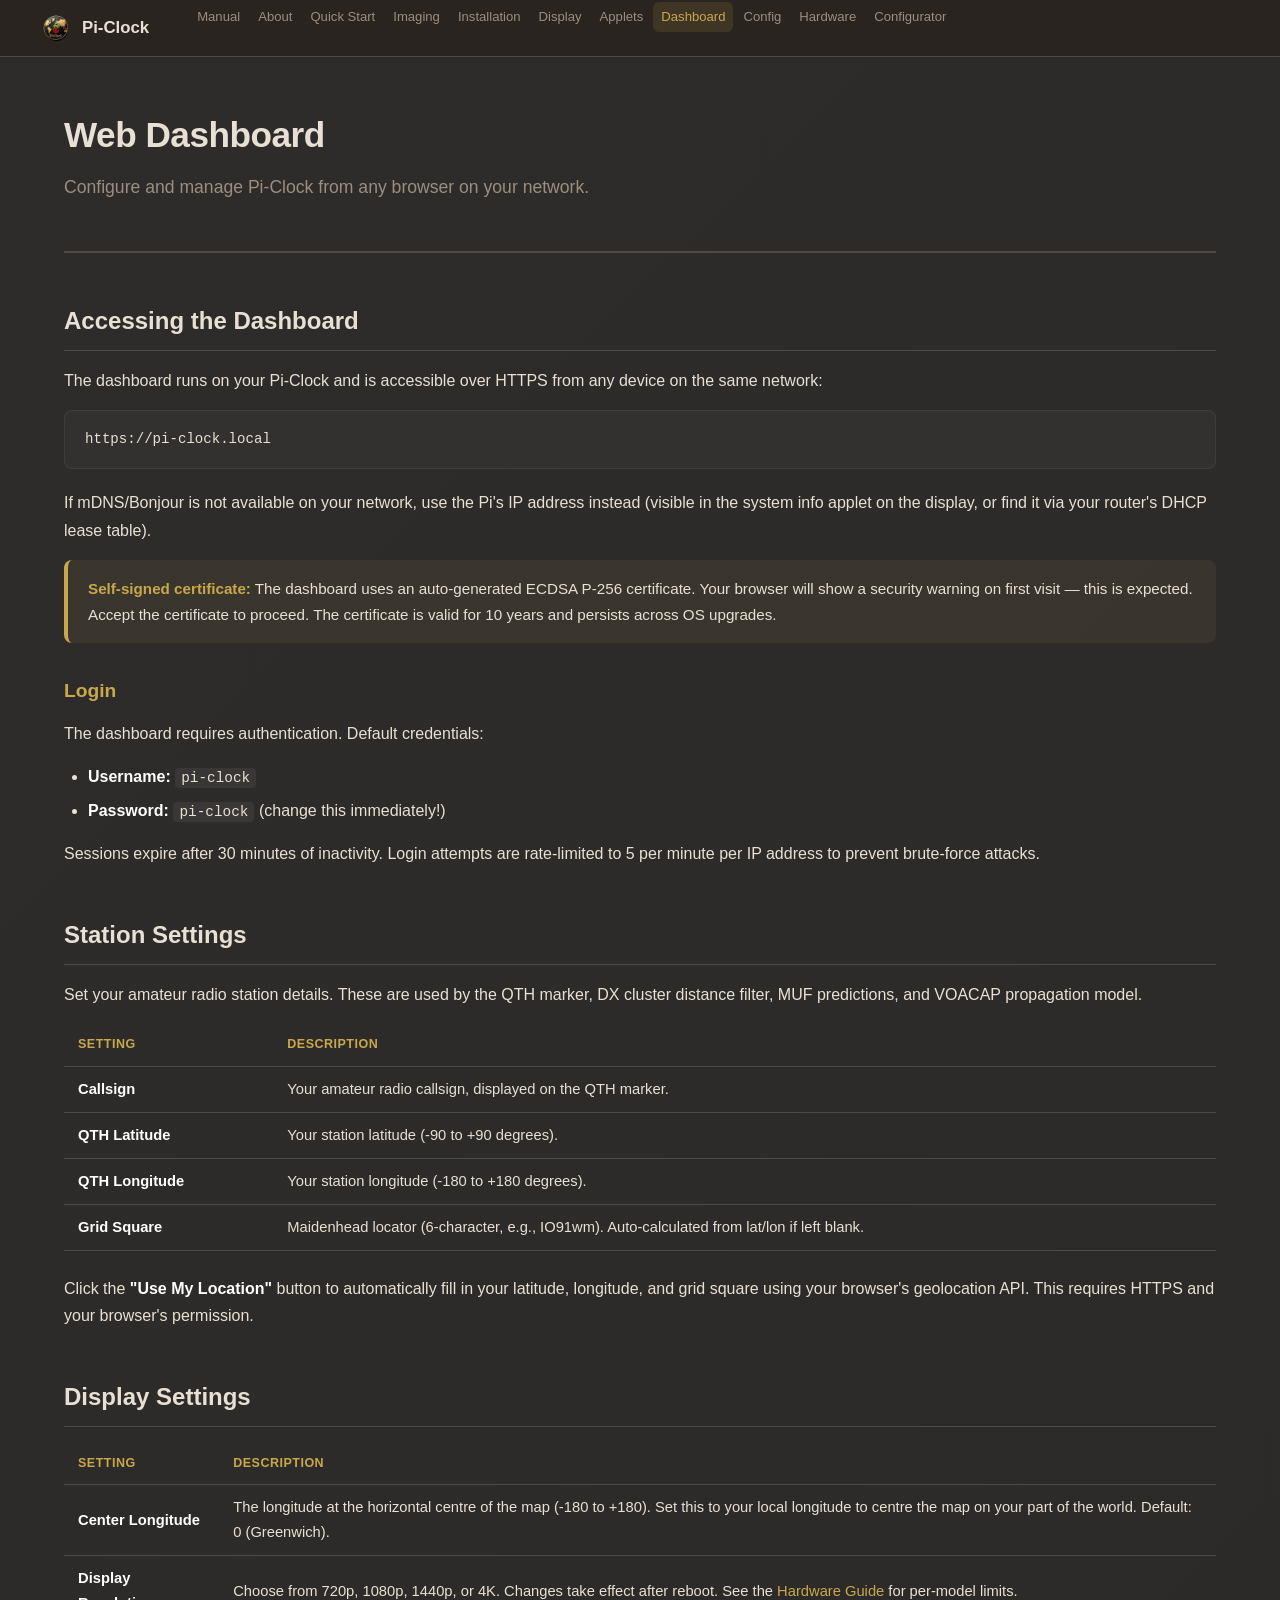
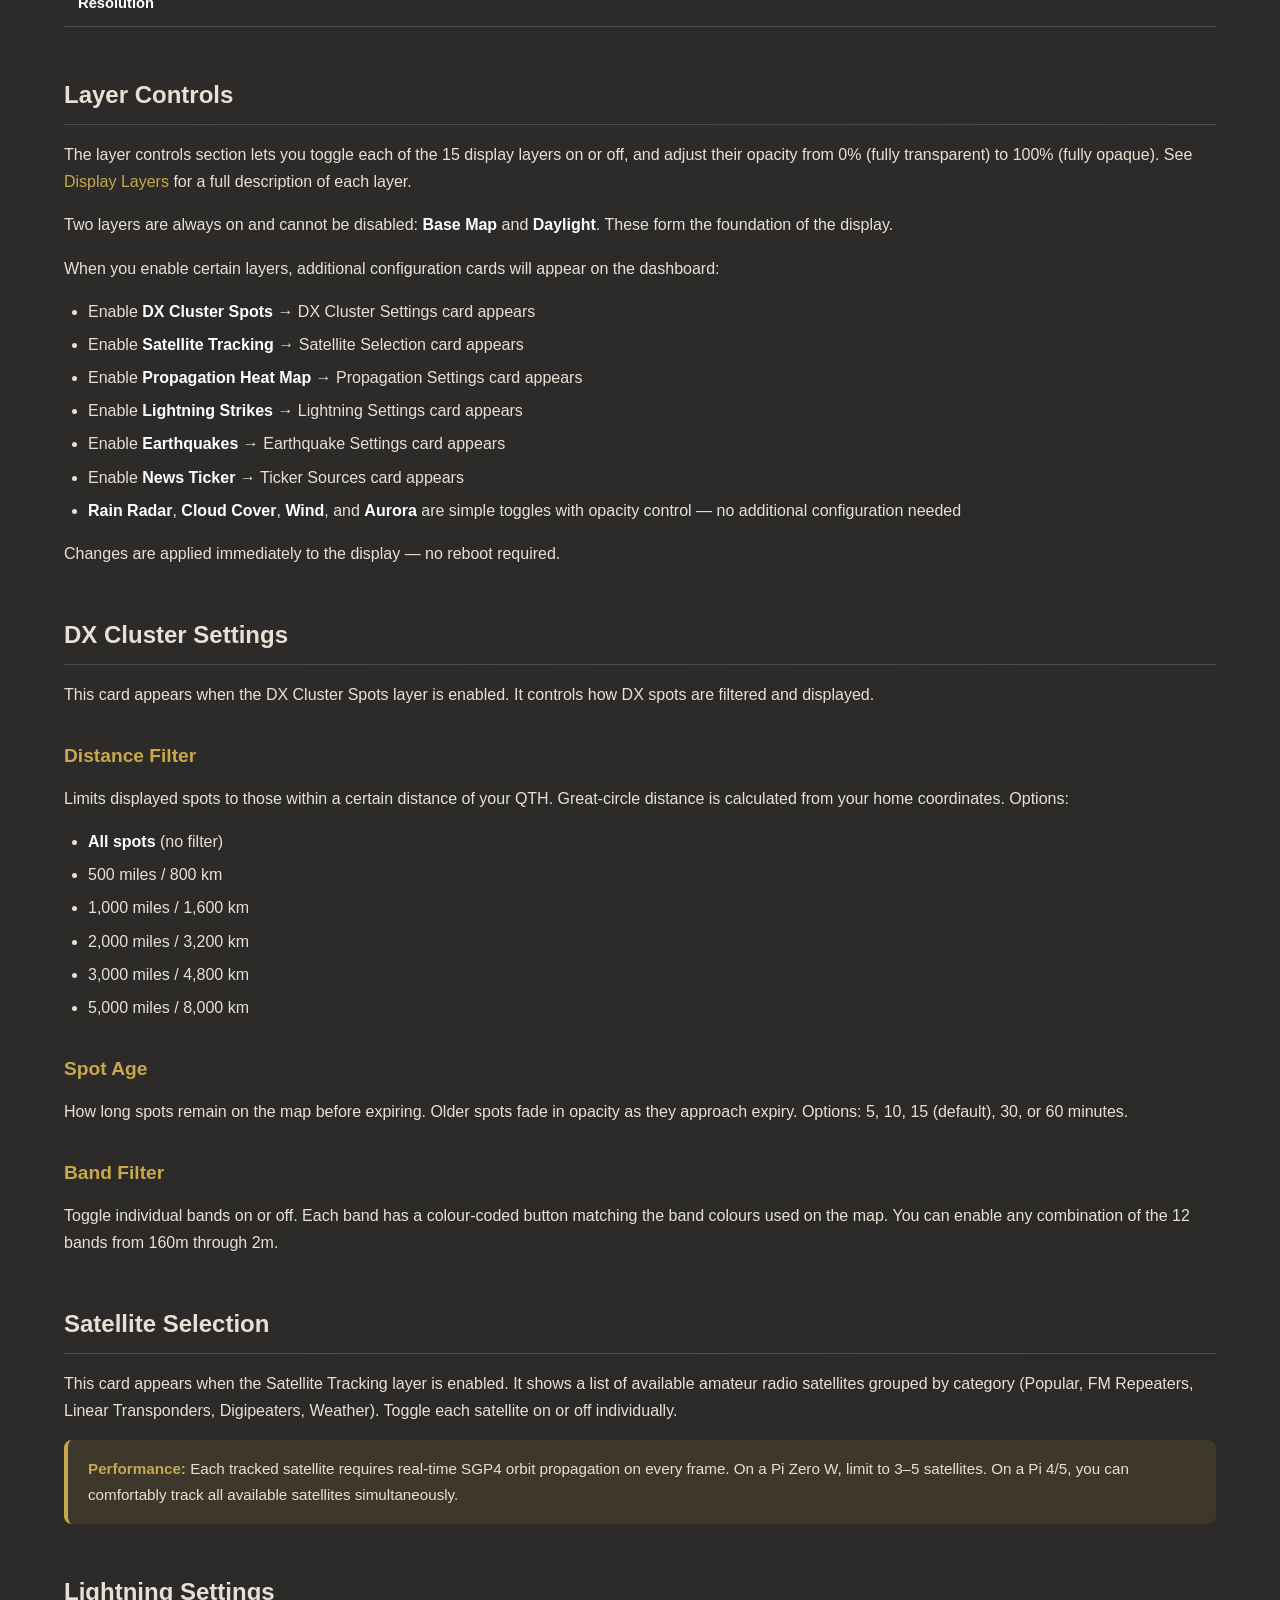
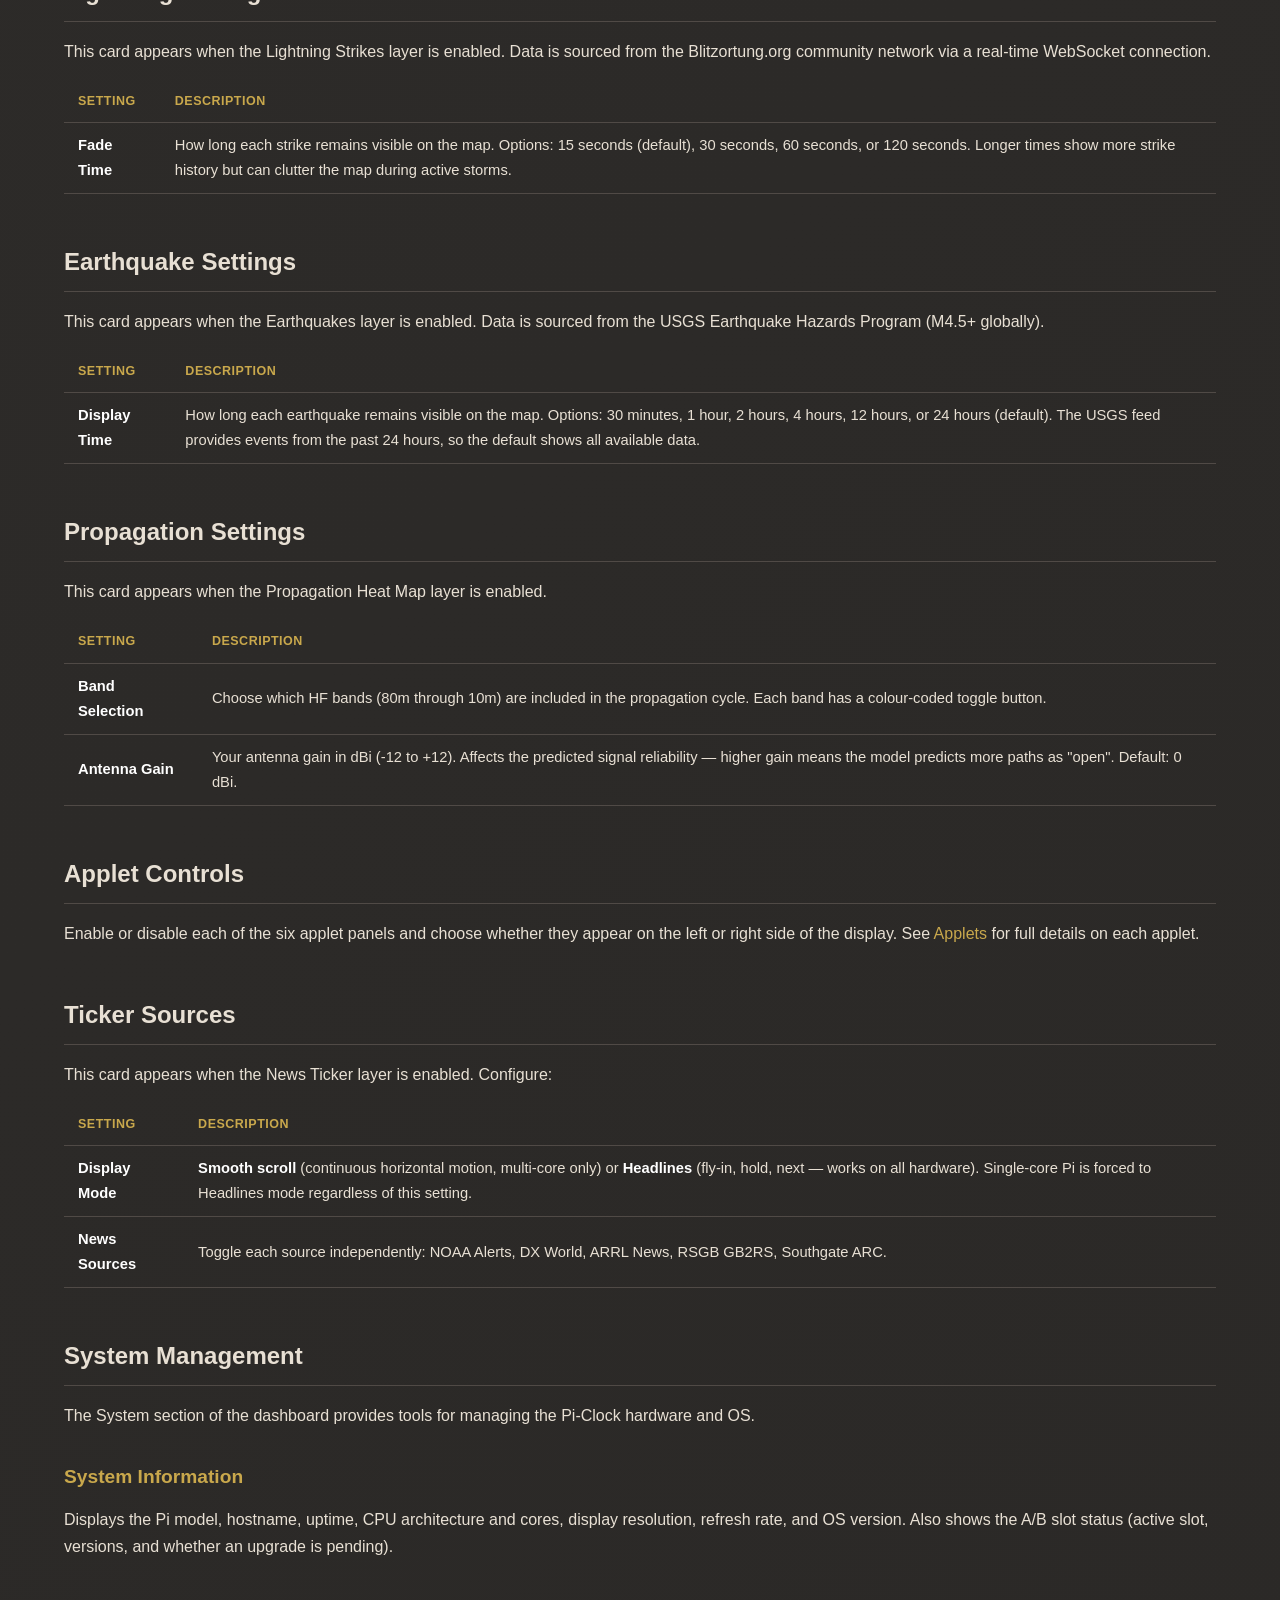
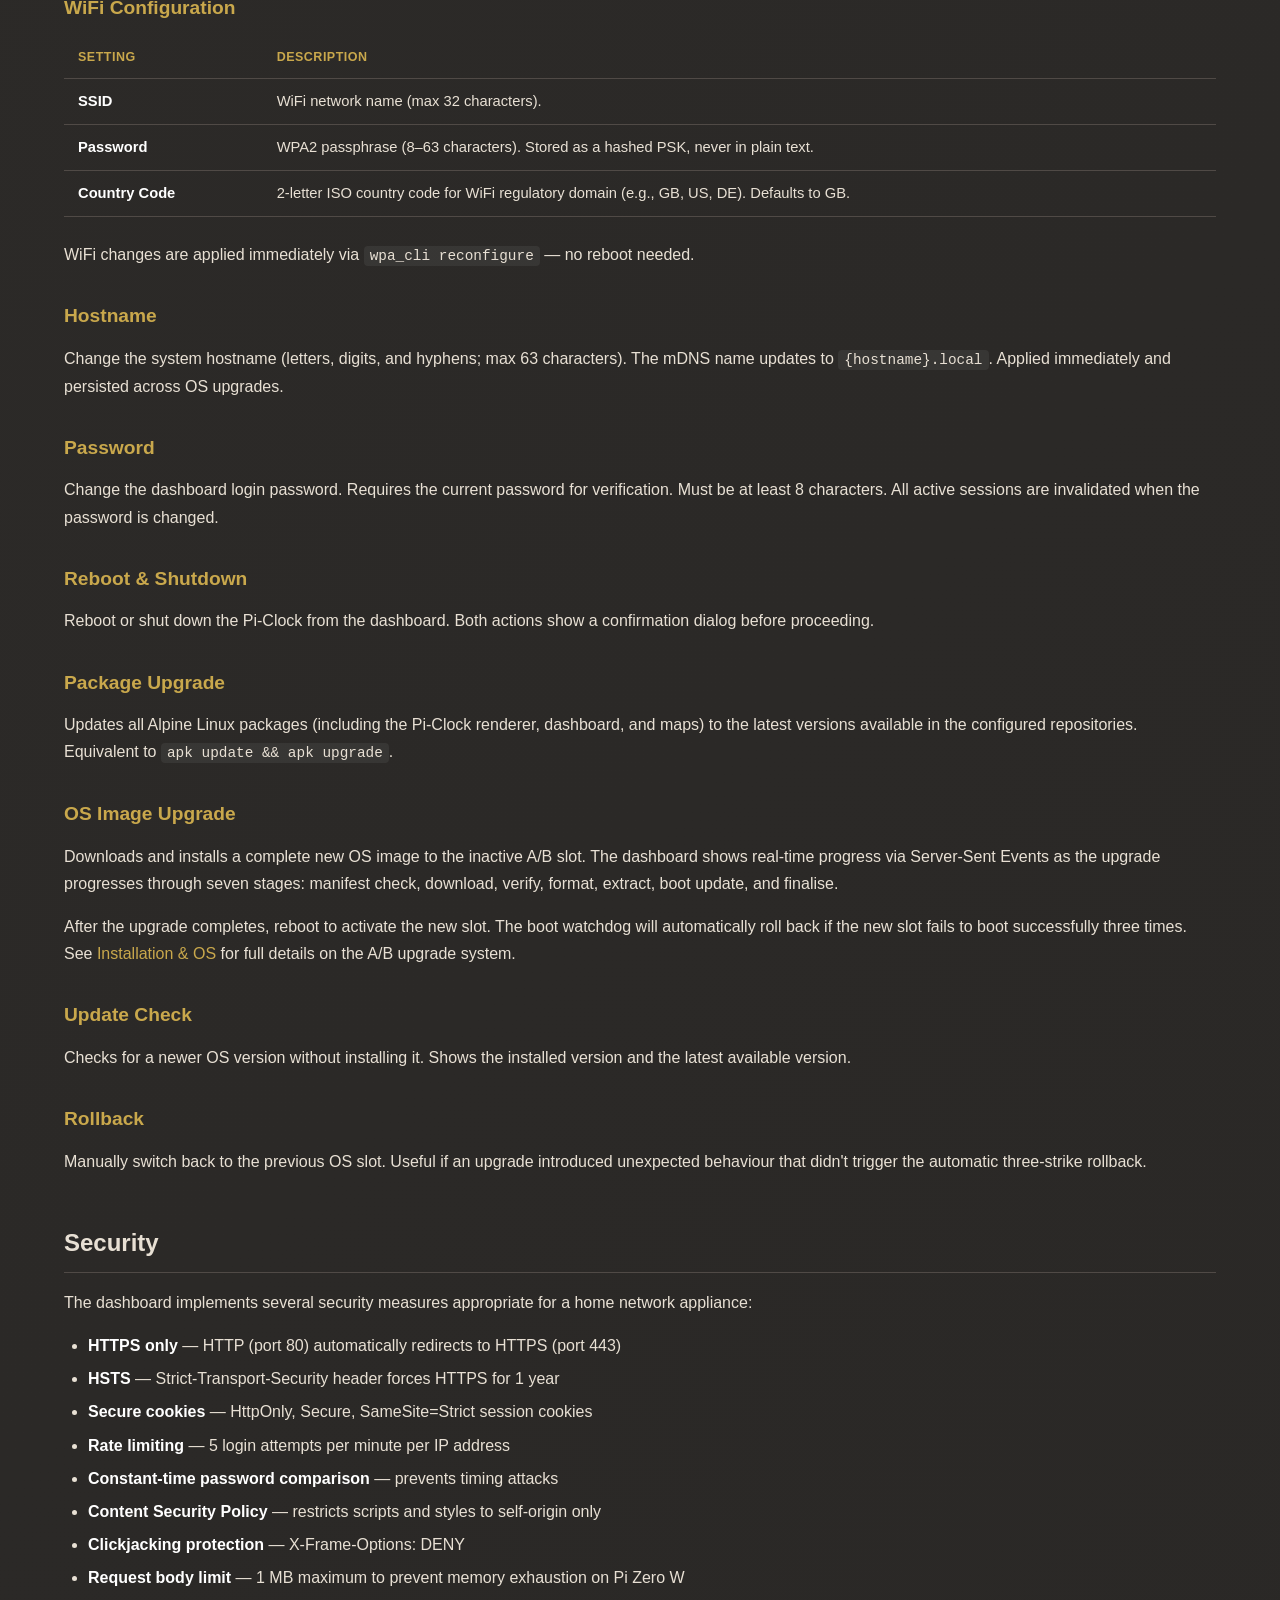
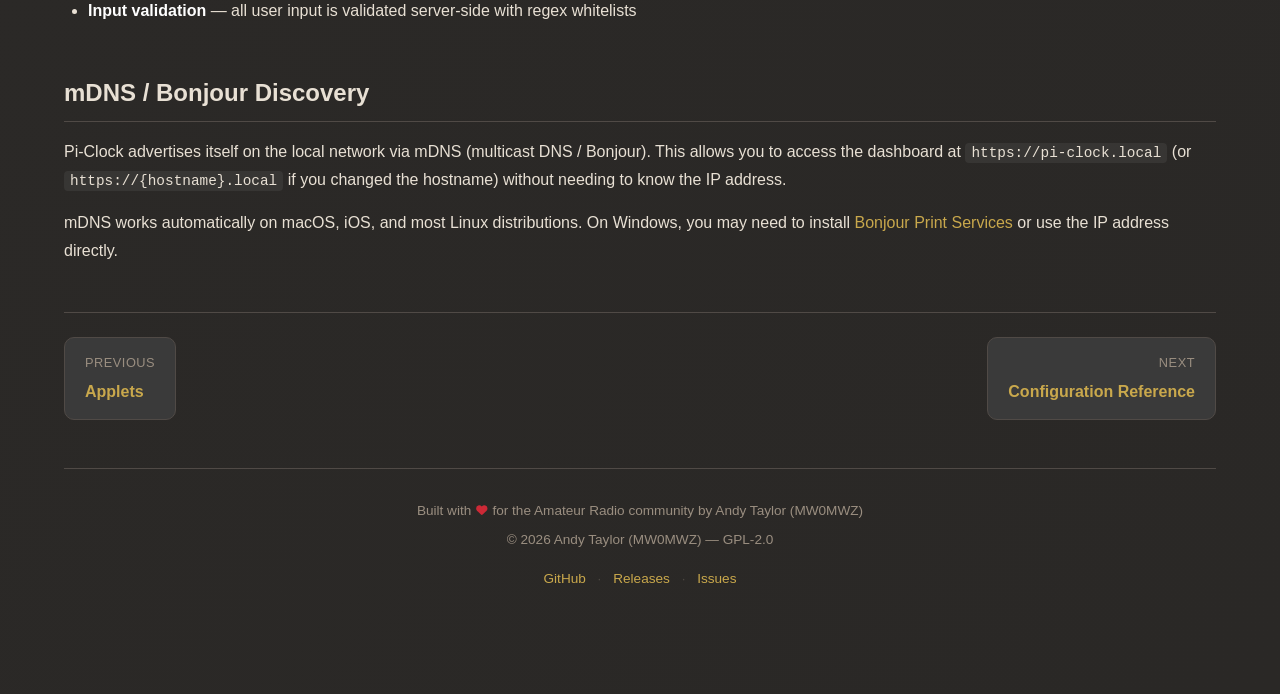
<file: manual/dashboard.html>
<!DOCTYPE html>
<html lang="en">
<head>
    <meta charset="UTF-8">
    <meta name="viewport" content="width=device-width, initial-scale=1.0">
    <title>Web Dashboard - Pi-Clock Manual</title>
    <link rel="stylesheet" href="manual.css">
</head>
<body>

<nav class="topnav">
    <div class="topnav-inner">
        <a href="../index.html" class="topnav-brand">
            <img src="../logo.png" alt="Pi-Clock">
            Pi-Clock
        </a>
        <ul class="topnav-links">
            <li><a href="index.html">Manual</a></li>
            <li><a href="about.html">About</a></li>
            <li><a href="quick-start.html">Quick Start</a></li>
            <li><a href="imaging.html">Imaging</a></li>
            <li><a href="installation.html">Installation</a></li>
            <li><a href="display.html">Display</a></li>
            <li><a href="applets.html">Applets</a></li>
            <li><a href="dashboard.html" class="active">Dashboard</a></li>
            <li><a href="configuration.html">Config</a></li>
            <li><a href="hardware.html">Hardware</a></li>
            <li><a href="../config-generator.html">Configurator</a></li>
        </ul>
        <button class="nav-toggle" onclick="document.querySelector('.topnav-links').classList.toggle('open')" aria-label="Toggle navigation menu"><svg class="icon" aria-hidden="true"><use href="/icons.svg#icon-menu"/></svg></button>
    </div>
</nav>

<div class="container">

    <div class="page-header">
        <h1>Web Dashboard</h1>
        <p class="subtitle">Configure and manage Pi-Clock from any browser on your network.</p>
    </div>

    <h2>Accessing the Dashboard</h2>

    <p>The dashboard runs on your Pi-Clock and is accessible over HTTPS from any device on the same network:</p>

<pre><code>https://pi-clock.local</code></pre>

    <p>If mDNS/Bonjour is not available on your network, use the Pi's IP address instead (visible in the system info applet on the display, or find it via your router's DHCP lease table).</p>

    <div class="callout callout-info">
        <p><strong>Self-signed certificate:</strong> The dashboard uses an auto-generated ECDSA P-256 certificate. Your browser will show a security warning on first visit &mdash; this is expected. Accept the certificate to proceed. The certificate is valid for 10 years and persists across OS upgrades.</p>
    </div>

    <h3>Login</h3>

    <p>The dashboard requires authentication. Default credentials:</p>

    <ul>
        <li><strong>Username:</strong> <code>pi-clock</code></li>
        <li><strong>Password:</strong> <code>pi-clock</code> (change this immediately!)</li>
    </ul>

    <p>Sessions expire after 30 minutes of inactivity. Login attempts are rate-limited to 5 per minute per IP address to prevent brute-force attacks.</p>

    <!-- ── Station Settings ──────────────────────────────────── -->
    <h2>Station Settings</h2>

    <p>Set your amateur radio station details. These are used by the QTH marker, DX cluster distance filter, MUF predictions, and VOACAP propagation model.</p>

    <table>
        <thead><tr><th>Setting</th><th>Description</th></tr></thead>
        <tbody>
            <tr><td><strong>Callsign</strong></td><td>Your amateur radio callsign, displayed on the QTH marker.</td></tr>
            <tr><td><strong>QTH Latitude</strong></td><td>Your station latitude (-90 to +90 degrees).</td></tr>
            <tr><td><strong>QTH Longitude</strong></td><td>Your station longitude (-180 to +180 degrees).</td></tr>
            <tr><td><strong>Grid Square</strong></td><td>Maidenhead locator (6-character, e.g., IO91wm). Auto-calculated from lat/lon if left blank.</td></tr>
        </tbody>
    </table>

    <p>Click the <strong>"Use My Location"</strong> button to automatically fill in your latitude, longitude, and grid square using your browser's geolocation API. This requires HTTPS and your browser's permission.</p>

    <!-- ── Display Settings ──────────────────────────────────── -->
    <h2>Display Settings</h2>

    <table>
        <thead><tr><th>Setting</th><th>Description</th></tr></thead>
        <tbody>
            <tr><td><strong>Center Longitude</strong></td><td>The longitude at the horizontal centre of the map (-180 to +180). Set this to your local longitude to centre the map on your part of the world. Default: 0 (Greenwich).</td></tr>
            <tr><td><strong>Display Resolution</strong></td><td>Choose from 720p, 1080p, 1440p, or 4K. Changes take effect after reboot. See the <a href="hardware.html">Hardware Guide</a> for per-model limits.</td></tr>
        </tbody>
    </table>

    <!-- ── Layer Controls ────────────────────────────────────── -->
    <h2>Layer Controls</h2>

    <p>The layer controls section lets you toggle each of the 15 display layers on or off, and adjust their opacity from 0% (fully transparent) to 100% (fully opaque). See <a href="display.html">Display Layers</a> for a full description of each layer.</p>

    <p>Two layers are always on and cannot be disabled: <strong>Base Map</strong> and <strong>Daylight</strong>. These form the foundation of the display.</p>

    <p>When you enable certain layers, additional configuration cards will appear on the dashboard:</p>

    <ul>
        <li>Enable <strong>DX Cluster Spots</strong> &rarr; DX Cluster Settings card appears</li>
        <li>Enable <strong>Satellite Tracking</strong> &rarr; Satellite Selection card appears</li>
        <li>Enable <strong>Propagation Heat Map</strong> &rarr; Propagation Settings card appears</li>
        <li>Enable <strong>Lightning Strikes</strong> &rarr; Lightning Settings card appears</li>
        <li>Enable <strong>Earthquakes</strong> &rarr; Earthquake Settings card appears</li>
        <li>Enable <strong>News Ticker</strong> &rarr; Ticker Sources card appears</li>
        <li><strong>Rain Radar</strong>, <strong>Cloud Cover</strong>, <strong>Wind</strong>, and <strong>Aurora</strong> are simple toggles with opacity control &mdash; no additional configuration needed</li>
    </ul>

    <p>Changes are applied immediately to the display &mdash; no reboot required.</p>

    <!-- ── DX Settings ───────────────────────────────────────── -->
    <h2 id="dx-settings">DX Cluster Settings</h2>

    <p>This card appears when the DX Cluster Spots layer is enabled. It controls how DX spots are filtered and displayed.</p>

    <h3>Distance Filter</h3>
    <p>Limits displayed spots to those within a certain distance of your QTH. Great-circle distance is calculated from your home coordinates. Options:</p>
    <ul>
        <li><strong>All spots</strong> (no filter)</li>
        <li>500 miles / 800 km</li>
        <li>1,000 miles / 1,600 km</li>
        <li>2,000 miles / 3,200 km</li>
        <li>3,000 miles / 4,800 km</li>
        <li>5,000 miles / 8,000 km</li>
    </ul>

    <h3>Spot Age</h3>
    <p>How long spots remain on the map before expiring. Older spots fade in opacity as they approach expiry. Options: 5, 10, 15 (default), 30, or 60 minutes.</p>

    <h3>Band Filter</h3>
    <p>Toggle individual bands on or off. Each band has a colour-coded button matching the band colours used on the map. You can enable any combination of the 12 bands from 160m through 2m.</p>

    <!-- ── Satellite Selection ───────────────────────────────── -->
    <h2>Satellite Selection</h2>

    <p>This card appears when the Satellite Tracking layer is enabled. It shows a list of available amateur radio satellites grouped by category (Popular, FM Repeaters, Linear Transponders, Digipeaters, Weather). Toggle each satellite on or off individually.</p>

    <div class="callout callout-warning">
        <p><strong>Performance:</strong> Each tracked satellite requires real-time SGP4 orbit propagation on every frame. On a Pi Zero W, limit to 3&ndash;5 satellites. On a Pi 4/5, you can comfortably track all available satellites simultaneously.</p>
    </div>

    <!-- ── Lightning Settings ────────────────────────────────── -->
    <h2>Lightning Settings</h2>

    <p>This card appears when the Lightning Strikes layer is enabled. Data is sourced from the Blitzortung.org community network via a real-time WebSocket connection.</p>

    <table>
        <thead><tr><th>Setting</th><th>Description</th></tr></thead>
        <tbody>
            <tr><td><strong>Fade Time</strong></td><td>How long each strike remains visible on the map. Options: 15 seconds (default), 30 seconds, 60 seconds, or 120 seconds. Longer times show more strike history but can clutter the map during active storms.</td></tr>
        </tbody>
    </table>

    <!-- ── Earthquake Settings ──────────────────────────────── -->
    <h2>Earthquake Settings</h2>

    <p>This card appears when the Earthquakes layer is enabled. Data is sourced from the USGS Earthquake Hazards Program (M4.5+ globally).</p>

    <table>
        <thead><tr><th>Setting</th><th>Description</th></tr></thead>
        <tbody>
            <tr><td><strong>Display Time</strong></td><td>How long each earthquake remains visible on the map. Options: 30 minutes, 1 hour, 2 hours, 4 hours, 12 hours, or 24 hours (default). The USGS feed provides events from the past 24 hours, so the default shows all available data.</td></tr>
        </tbody>
    </table>

    <!-- ── Propagation Settings ──────────────────────────────── -->
    <h2>Propagation Settings</h2>

    <p>This card appears when the Propagation Heat Map layer is enabled.</p>

    <table>
        <thead><tr><th>Setting</th><th>Description</th></tr></thead>
        <tbody>
            <tr><td><strong>Band Selection</strong></td><td>Choose which HF bands (80m through 10m) are included in the propagation cycle. Each band has a colour-coded toggle button.</td></tr>
            <tr><td><strong>Antenna Gain</strong></td><td>Your antenna gain in dBi (-12 to +12). Affects the predicted signal reliability &mdash; higher gain means the model predicts more paths as "open". Default: 0 dBi.</td></tr>
        </tbody>
    </table>

    <!-- ── Applet Controls ───────────────────────────────────── -->
    <h2>Applet Controls</h2>

    <p>Enable or disable each of the six applet panels and choose whether they appear on the left or right side of the display. See <a href="applets.html">Applets</a> for full details on each applet.</p>

    <!-- ── Ticker Sources ────────────────────────────────────── -->
    <h2>Ticker Sources</h2>

    <p>This card appears when the News Ticker layer is enabled. Configure:</p>

    <table>
        <thead><tr><th>Setting</th><th>Description</th></tr></thead>
        <tbody>
            <tr><td><strong>Display Mode</strong></td><td><strong>Smooth scroll</strong> (continuous horizontal motion, multi-core only) or <strong>Headlines</strong> (fly-in, hold, next &mdash; works on all hardware). Single-core Pi is forced to Headlines mode regardless of this setting.</td></tr>
            <tr><td><strong>News Sources</strong></td><td>Toggle each source independently: NOAA Alerts, DX World, ARRL News, RSGB GB2RS, Southgate ARC.</td></tr>
        </tbody>
    </table>

    <!-- ── System Management ─────────────────────────────────── -->
    <h2>System Management</h2>

    <p>The System section of the dashboard provides tools for managing the Pi-Clock hardware and OS.</p>

    <h3>System Information</h3>
    <p>Displays the Pi model, hostname, uptime, CPU architecture and cores, display resolution, refresh rate, and OS version. Also shows the A/B slot status (active slot, versions, and whether an upgrade is pending).</p>

    <h3>WiFi Configuration</h3>
    <table>
        <thead><tr><th>Setting</th><th>Description</th></tr></thead>
        <tbody>
            <tr><td><strong>SSID</strong></td><td>WiFi network name (max 32 characters).</td></tr>
            <tr><td><strong>Password</strong></td><td>WPA2 passphrase (8&ndash;63 characters). Stored as a hashed PSK, never in plain text.</td></tr>
            <tr><td><strong>Country Code</strong></td><td>2-letter ISO country code for WiFi regulatory domain (e.g., GB, US, DE). Defaults to GB.</td></tr>
        </tbody>
    </table>
    <p>WiFi changes are applied immediately via <code>wpa_cli reconfigure</code> &mdash; no reboot needed.</p>

    <h3>Hostname</h3>
    <p>Change the system hostname (letters, digits, and hyphens; max 63 characters). The mDNS name updates to <code>{hostname}.local</code>. Applied immediately and persisted across OS upgrades.</p>

    <h3>Password</h3>
    <p>Change the dashboard login password. Requires the current password for verification. Must be at least 8 characters. All active sessions are invalidated when the password is changed.</p>

    <h3>Reboot &amp; Shutdown</h3>
    <p>Reboot or shut down the Pi-Clock from the dashboard. Both actions show a confirmation dialog before proceeding.</p>

    <h3>Package Upgrade</h3>
    <p>Updates all Alpine Linux packages (including the Pi-Clock renderer, dashboard, and maps) to the latest versions available in the configured repositories. Equivalent to <code>apk update &amp;&amp; apk upgrade</code>.</p>

    <h3>OS Image Upgrade</h3>
    <p>Downloads and installs a complete new OS image to the inactive A/B slot. The dashboard shows real-time progress via Server-Sent Events as the upgrade progresses through seven stages: manifest check, download, verify, format, extract, boot update, and finalise.</p>
    <p>After the upgrade completes, reboot to activate the new slot. The boot watchdog will automatically roll back if the new slot fails to boot successfully three times. See <a href="installation.html">Installation &amp; OS</a> for full details on the A/B upgrade system.</p>

    <h3>Update Check</h3>
    <p>Checks for a newer OS version without installing it. Shows the installed version and the latest available version.</p>

    <h3>Rollback</h3>
    <p>Manually switch back to the previous OS slot. Useful if an upgrade introduced unexpected behaviour that didn't trigger the automatic three-strike rollback.</p>

    <!-- ── Security ──────────────────────────────────────────── -->
    <h2>Security</h2>

    <p>The dashboard implements several security measures appropriate for a home network appliance:</p>

    <ul>
        <li><strong>HTTPS only</strong> &mdash; HTTP (port 80) automatically redirects to HTTPS (port 443)</li>
        <li><strong>HSTS</strong> &mdash; Strict-Transport-Security header forces HTTPS for 1 year</li>
        <li><strong>Secure cookies</strong> &mdash; HttpOnly, Secure, SameSite=Strict session cookies</li>
        <li><strong>Rate limiting</strong> &mdash; 5 login attempts per minute per IP address</li>
        <li><strong>Constant-time password comparison</strong> &mdash; prevents timing attacks</li>
        <li><strong>Content Security Policy</strong> &mdash; restricts scripts and styles to self-origin only</li>
        <li><strong>Clickjacking protection</strong> &mdash; X-Frame-Options: DENY</li>
        <li><strong>Request body limit</strong> &mdash; 1 MB maximum to prevent memory exhaustion on Pi Zero W</li>
        <li><strong>Input validation</strong> &mdash; all user input is validated server-side with regex whitelists</li>
    </ul>

    <!-- ── mDNS Discovery ────────────────────────────────────── -->
    <h2>mDNS / Bonjour Discovery</h2>

    <p>Pi-Clock advertises itself on the local network via mDNS (multicast DNS / Bonjour). This allows you to access the dashboard at <code>https://pi-clock.local</code> (or <code>https://{hostname}.local</code> if you changed the hostname) without needing to know the IP address.</p>

    <p>mDNS works automatically on macOS, iOS, and most Linux distributions. On Windows, you may need to install <a href="https://support.apple.com/kb/DL999">Bonjour Print Services</a> or use the IP address directly.</p>

    <!-- Page navigation -->
    <div class="page-nav">
        <a href="applets.html">
            <span class="label">Previous</span>
            <span class="title">Applets</span>
        </a>
        <a href="configuration.html" class="next">
            <span class="label">Next</span>
            <span class="title">Configuration Reference</span>
        </a>
    </div>

    <footer class="manual-footer">
        <p style="margin-bottom: 6px;">Built with <svg class="icon icon-heart" aria-label="love"><use href="/icons.svg#icon-heart"/></svg> for the Amateur Radio community by Andy Taylor (MW0MWZ)</p>
        <p>&copy; 2026 Andy Taylor (MW0MWZ) &mdash; GPL-2.0</p>
        <p style="margin-top: 6px;">
            <a href="https://github.com/MW0MWZ/Pi-Clock">GitHub</a>
            <span class="footer-sep">&middot;</span>
            <a href="https://github.com/MW0MWZ/Pi-Clock/releases/latest">Releases</a>
            <span class="footer-sep">&middot;</span>
            <a href="https://github.com/MW0MWZ/Pi-Clock/issues">Issues</a>
        </p>
    </footer>

</div>
</body>
</html>
</file>
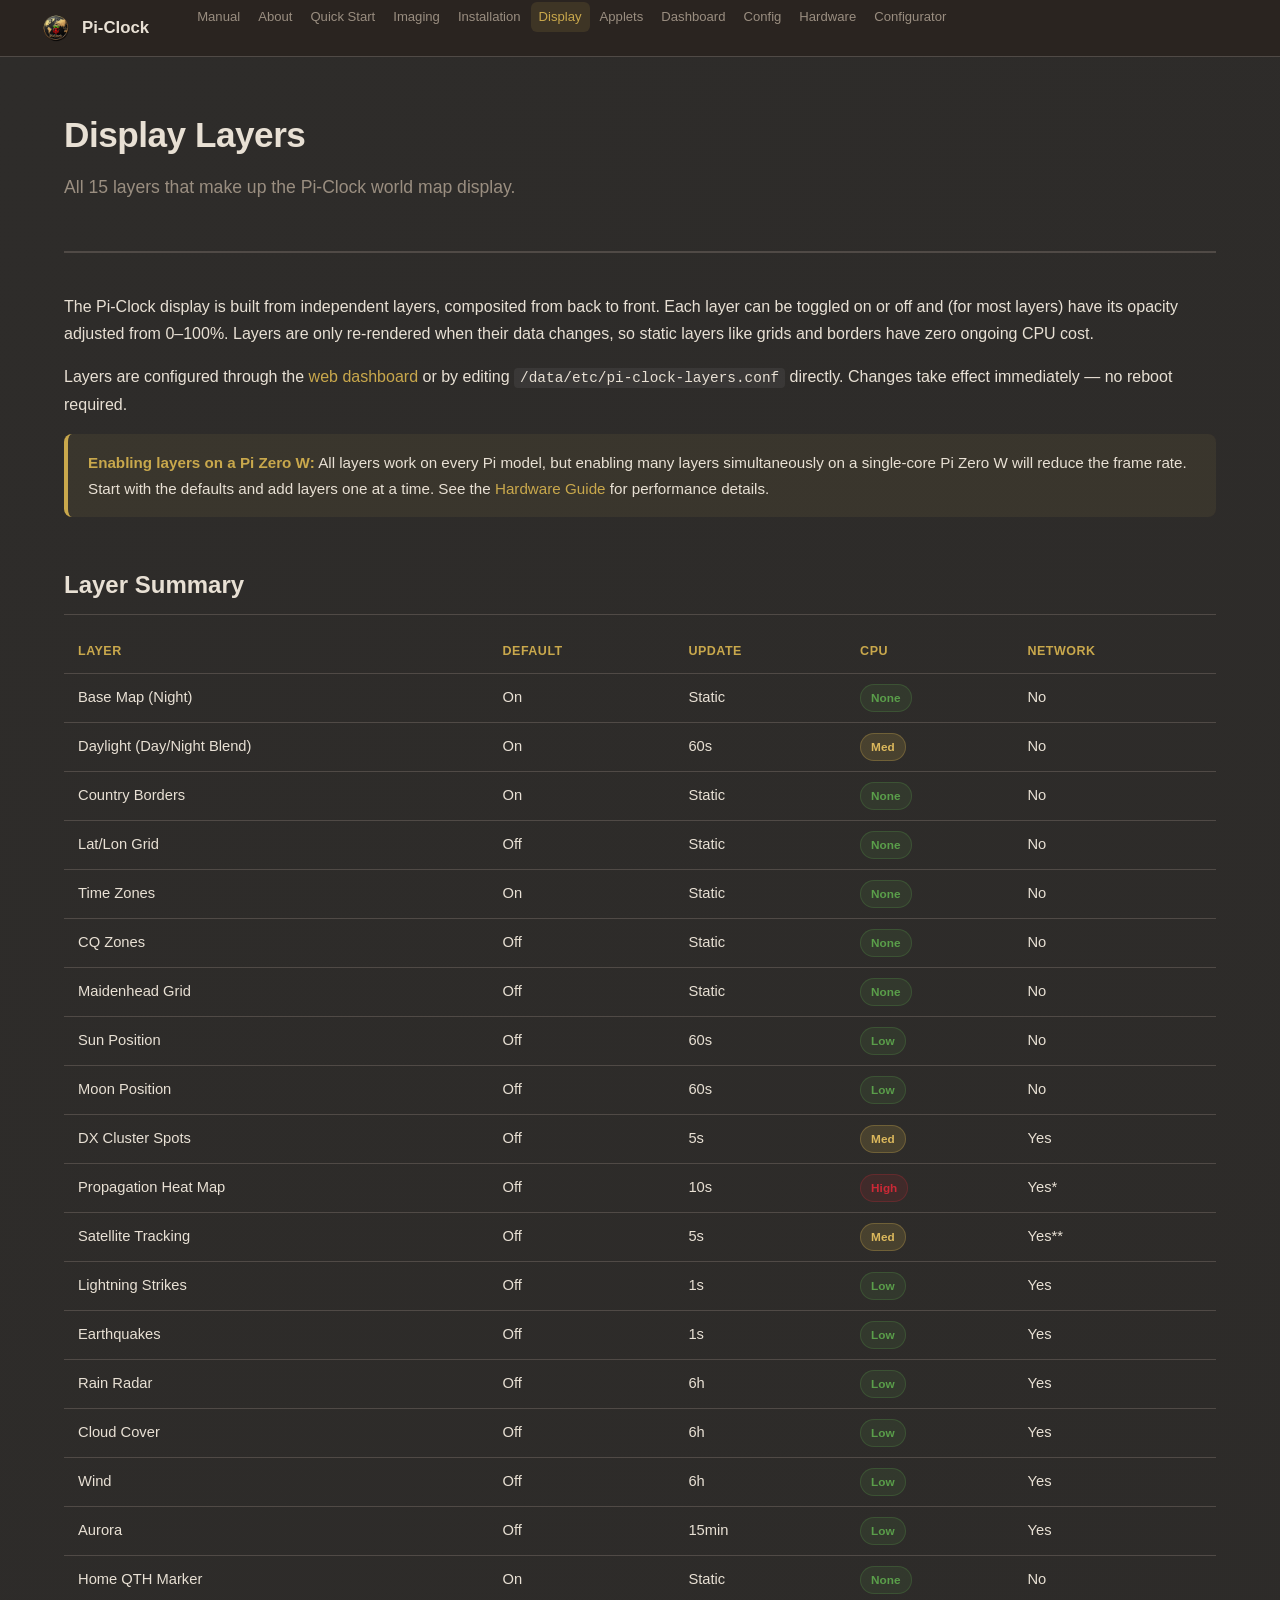
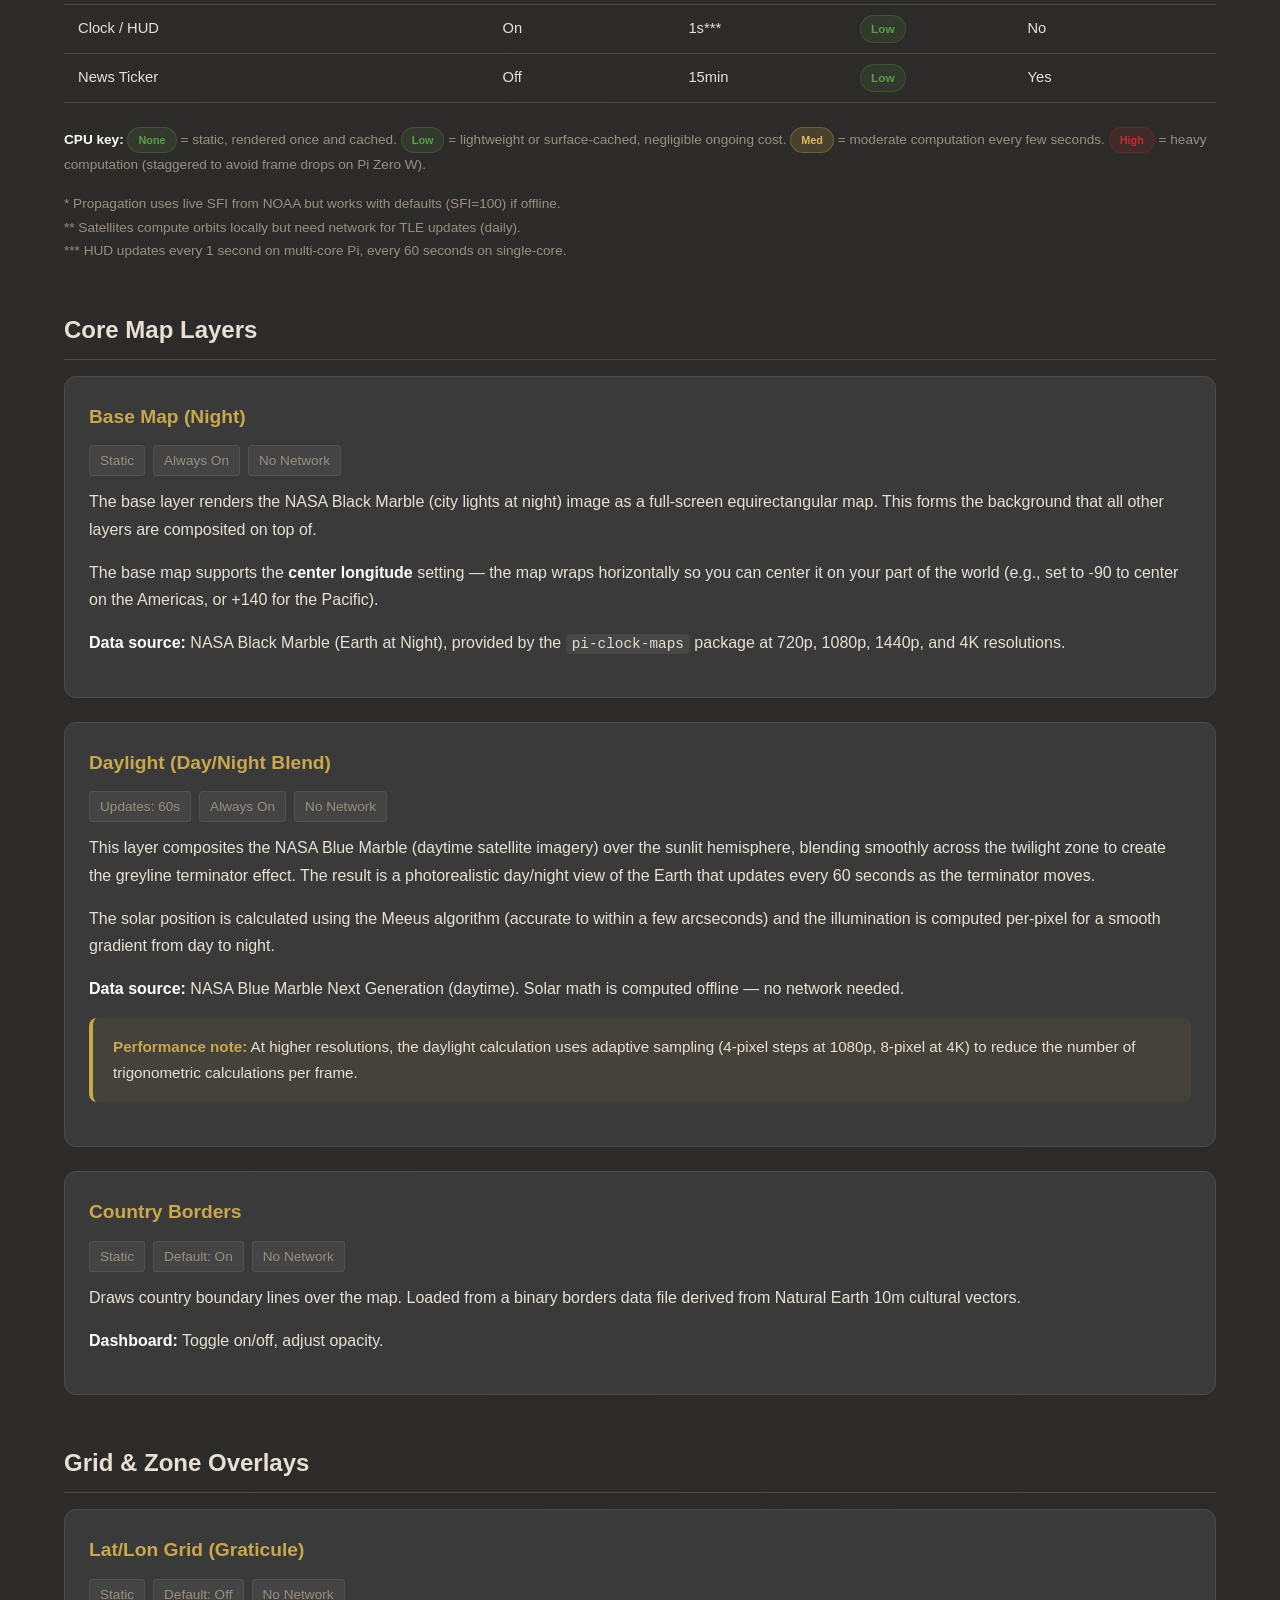
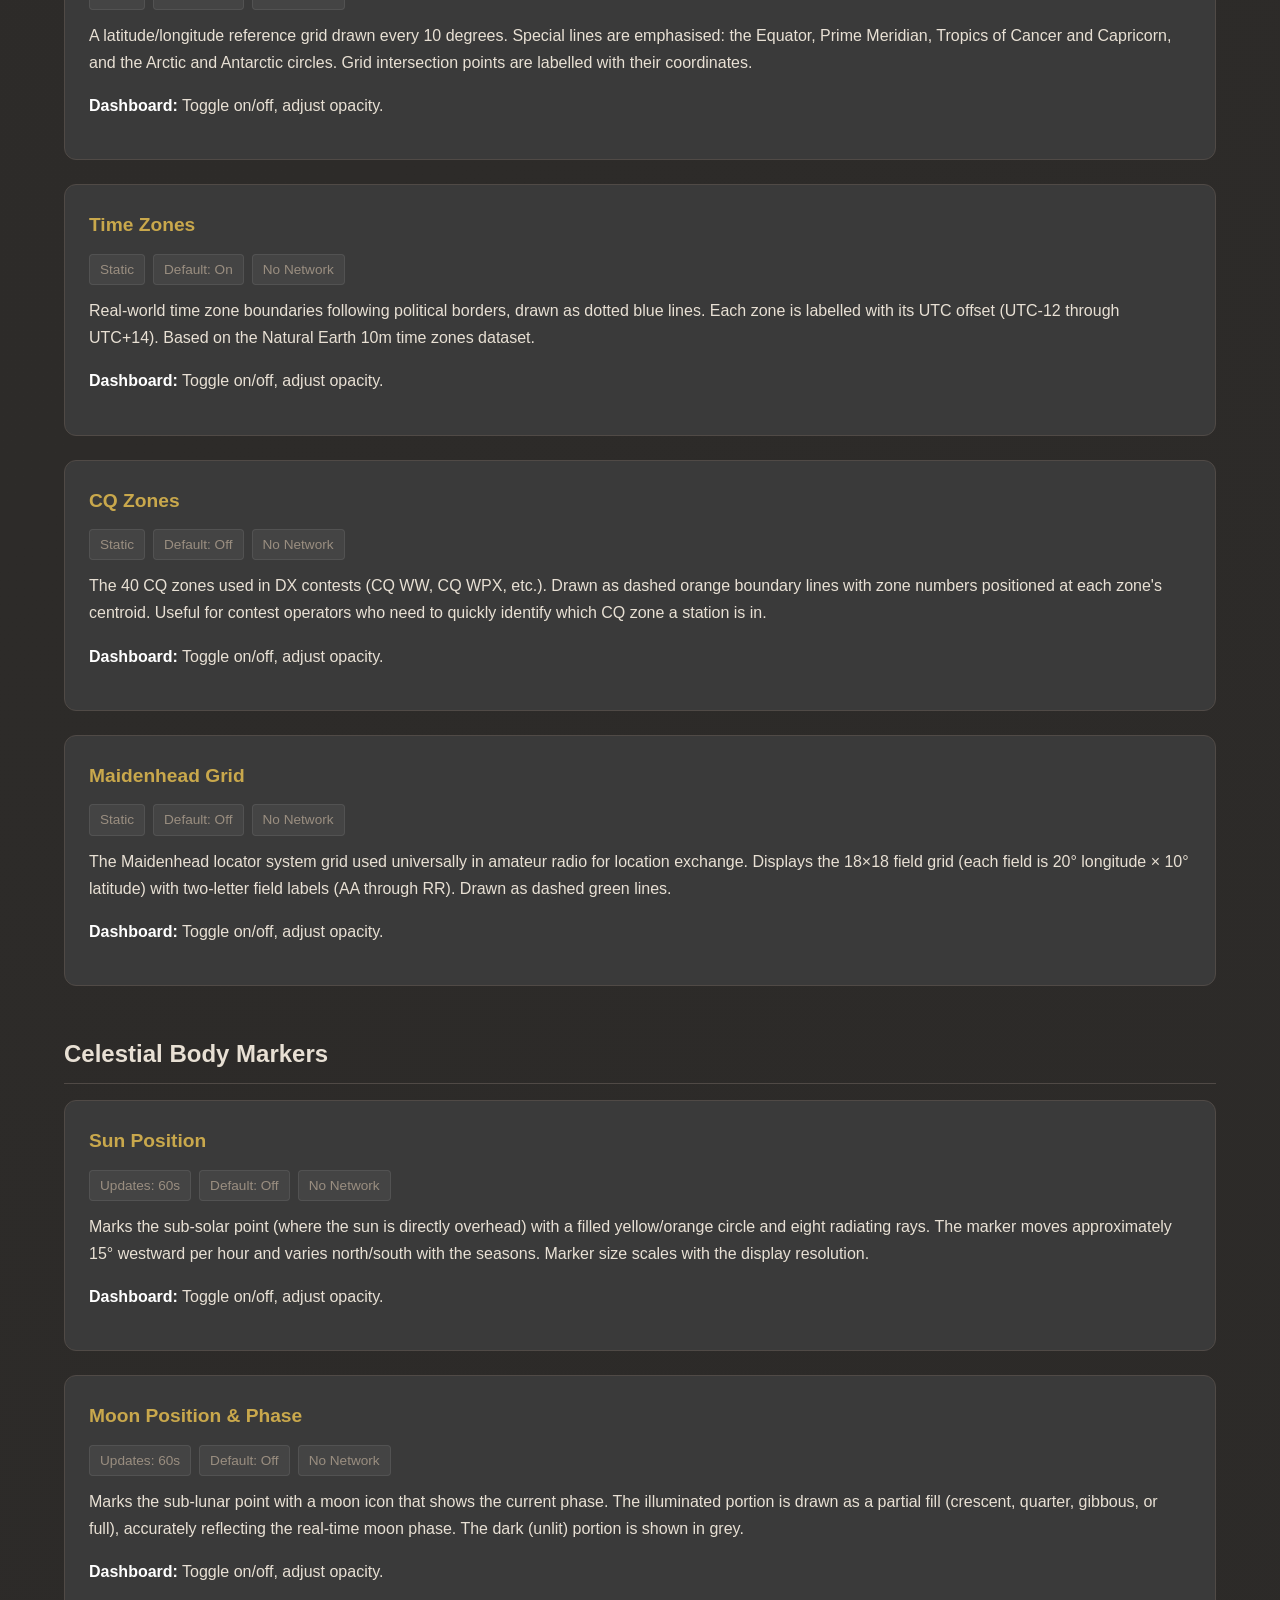
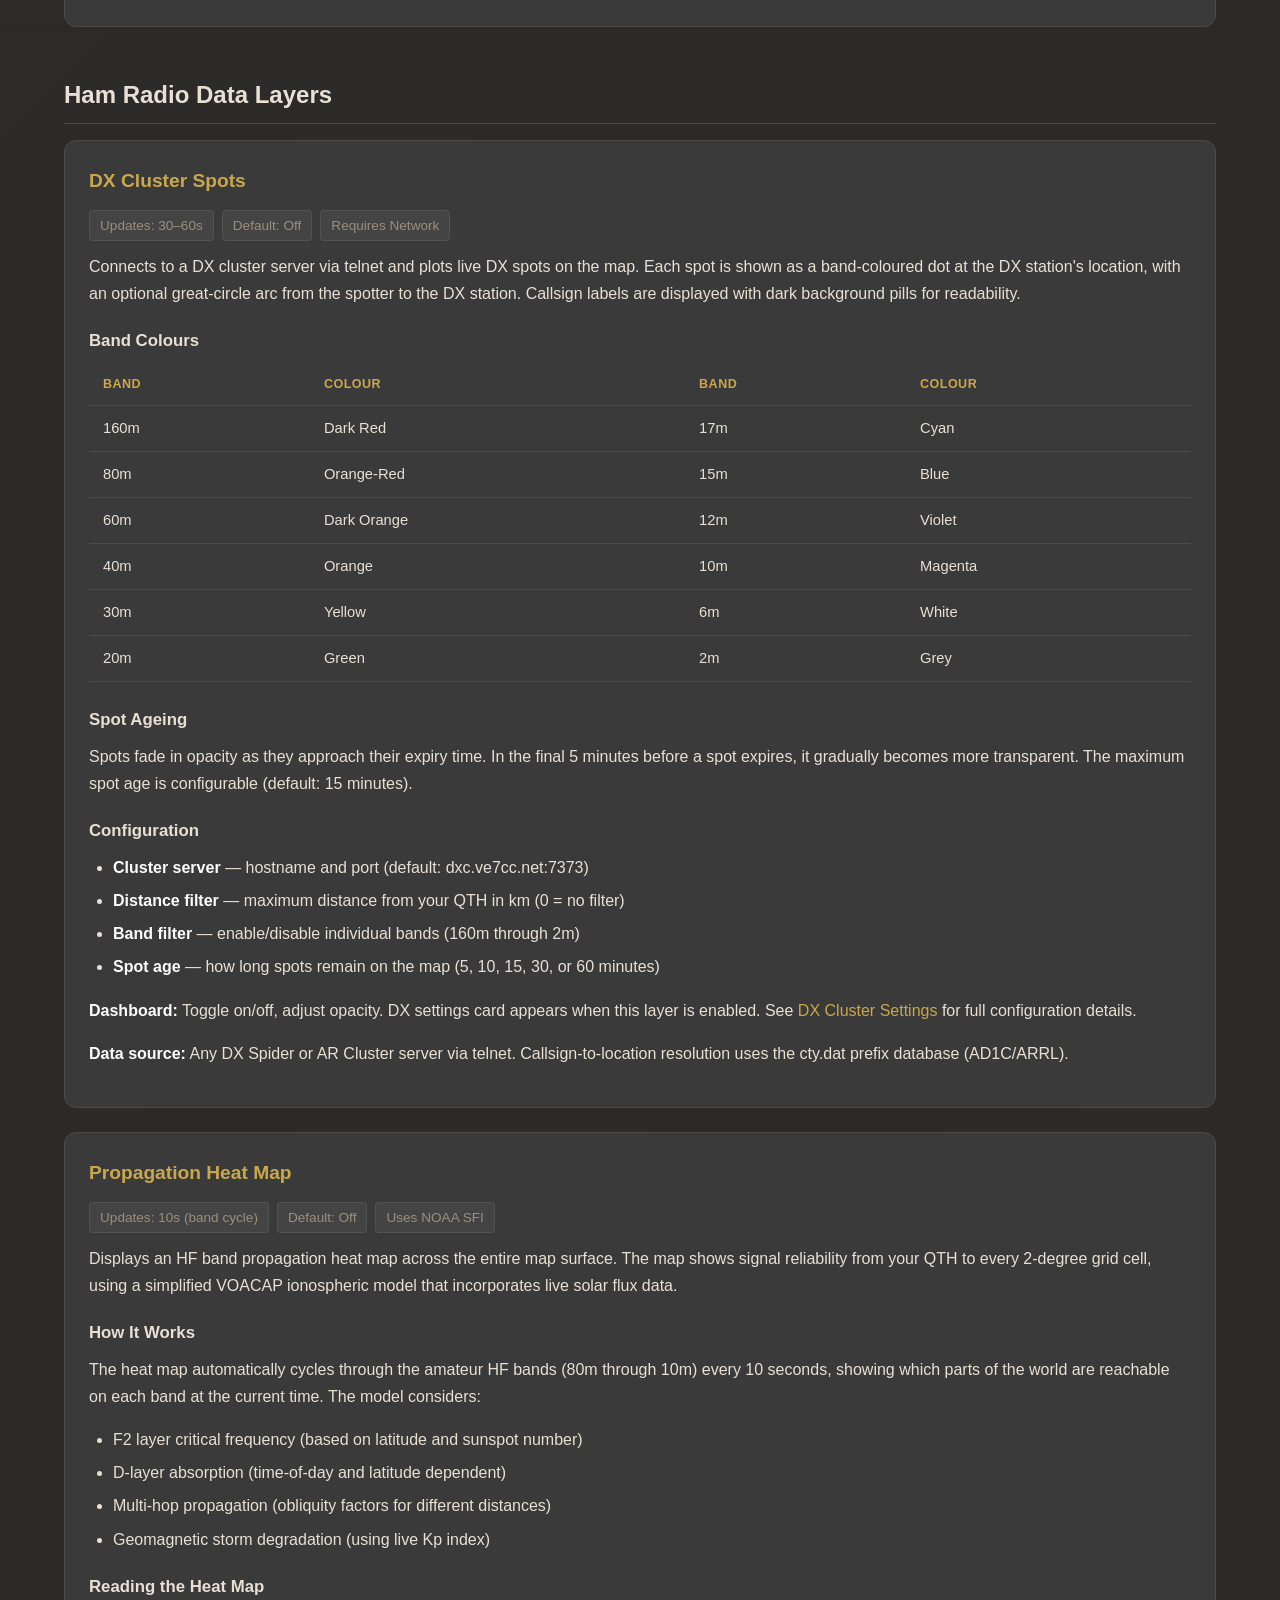
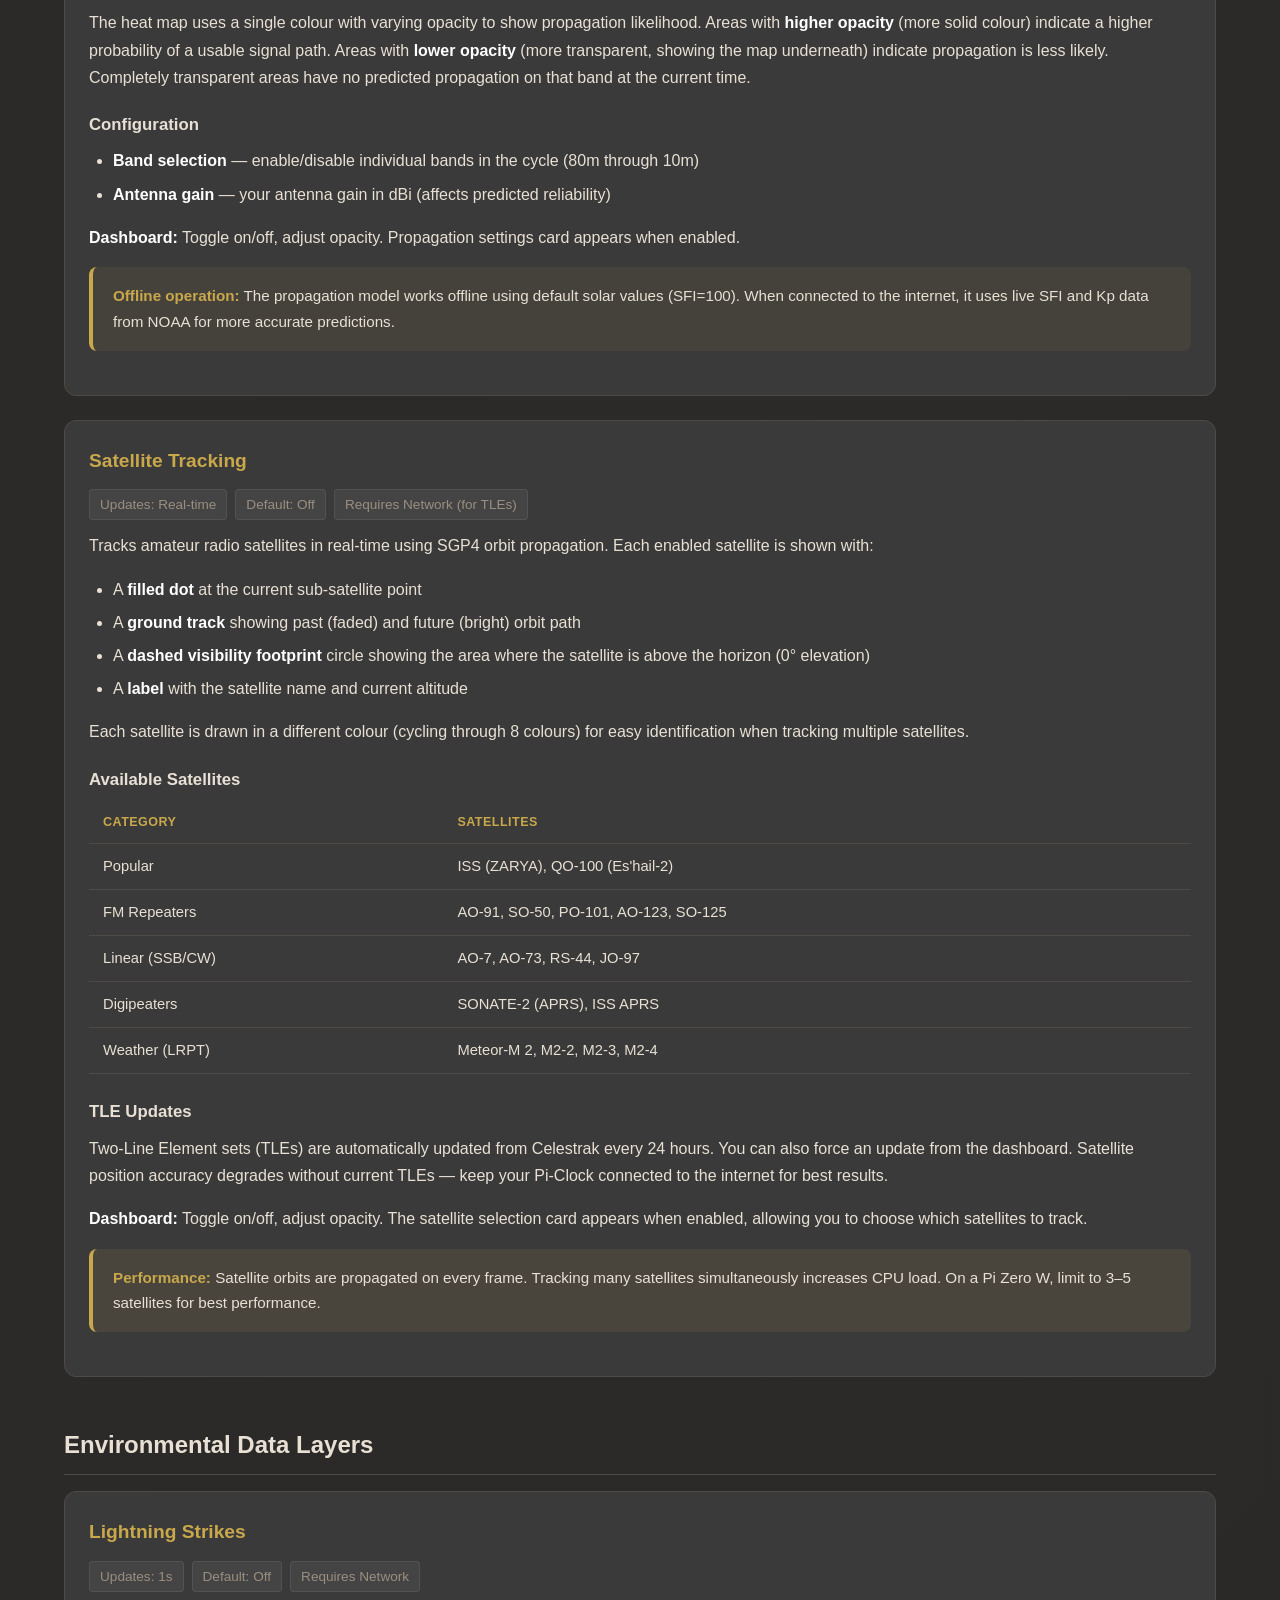
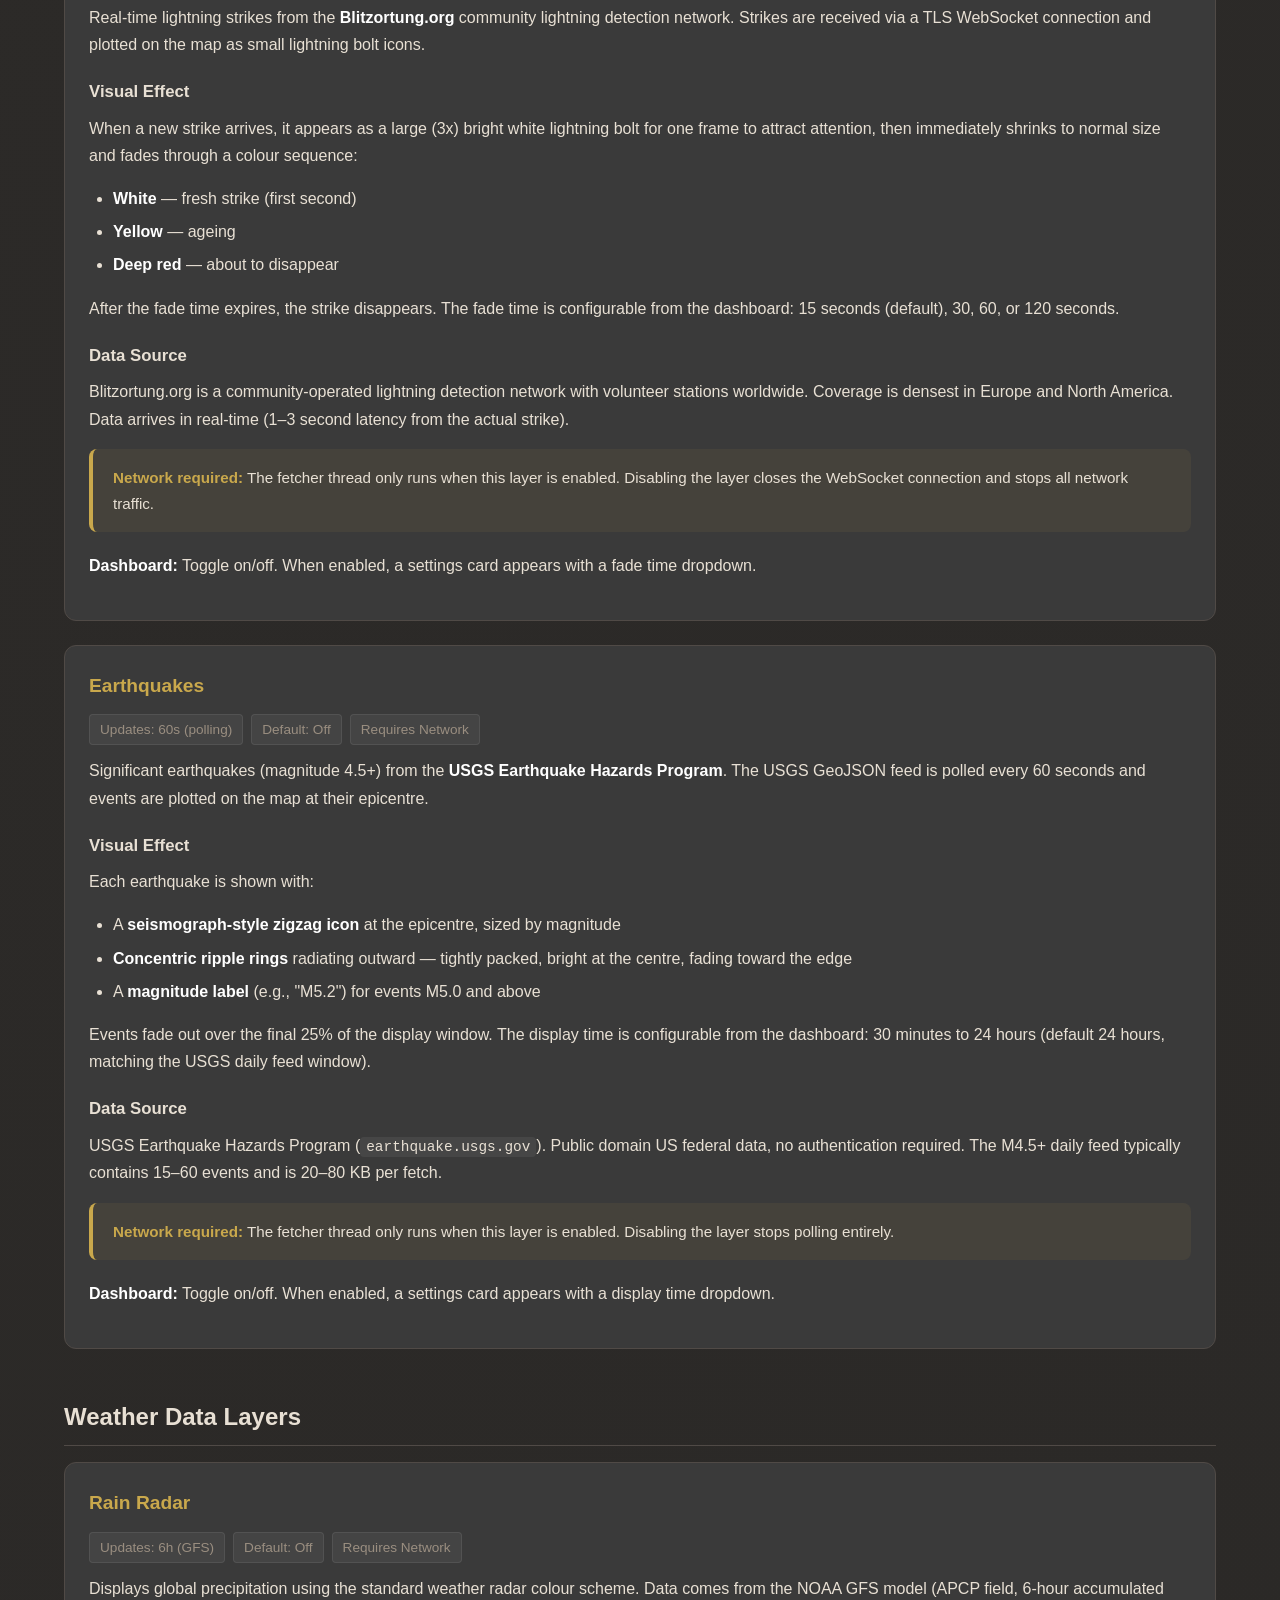
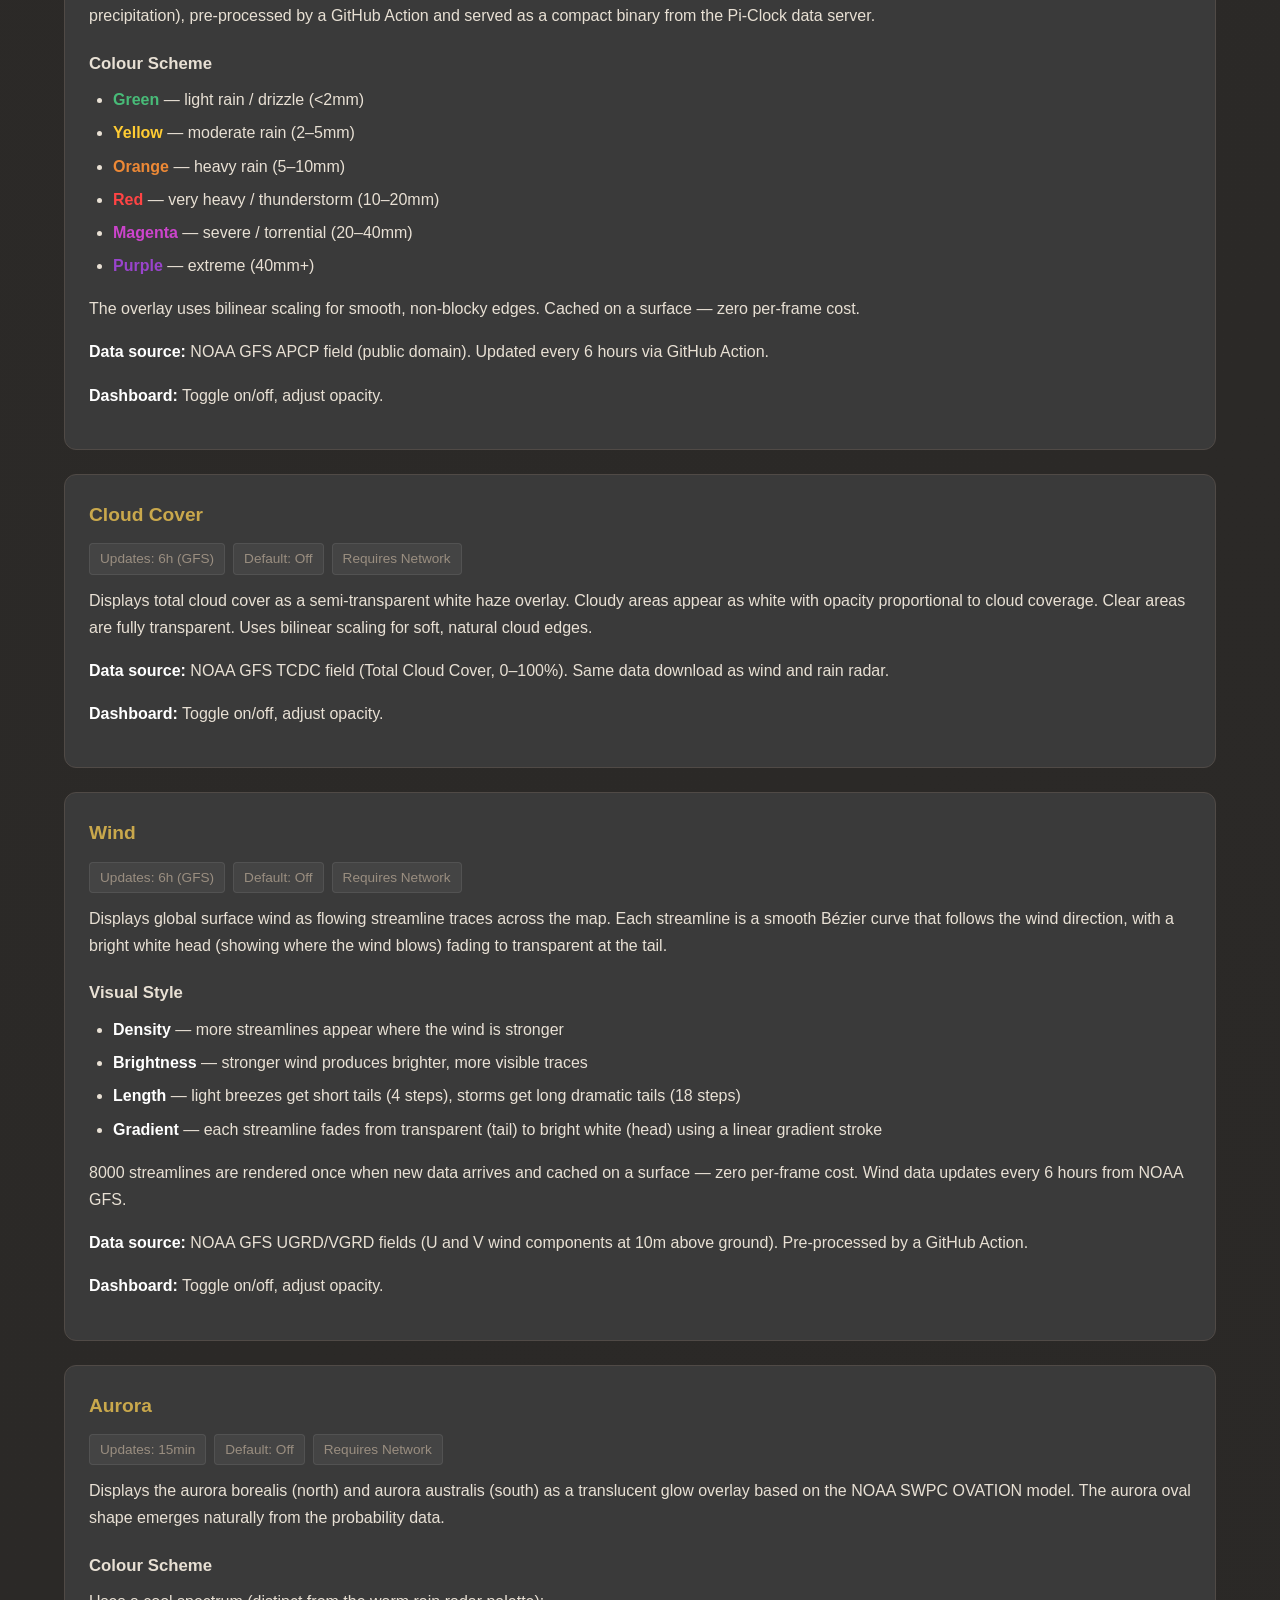
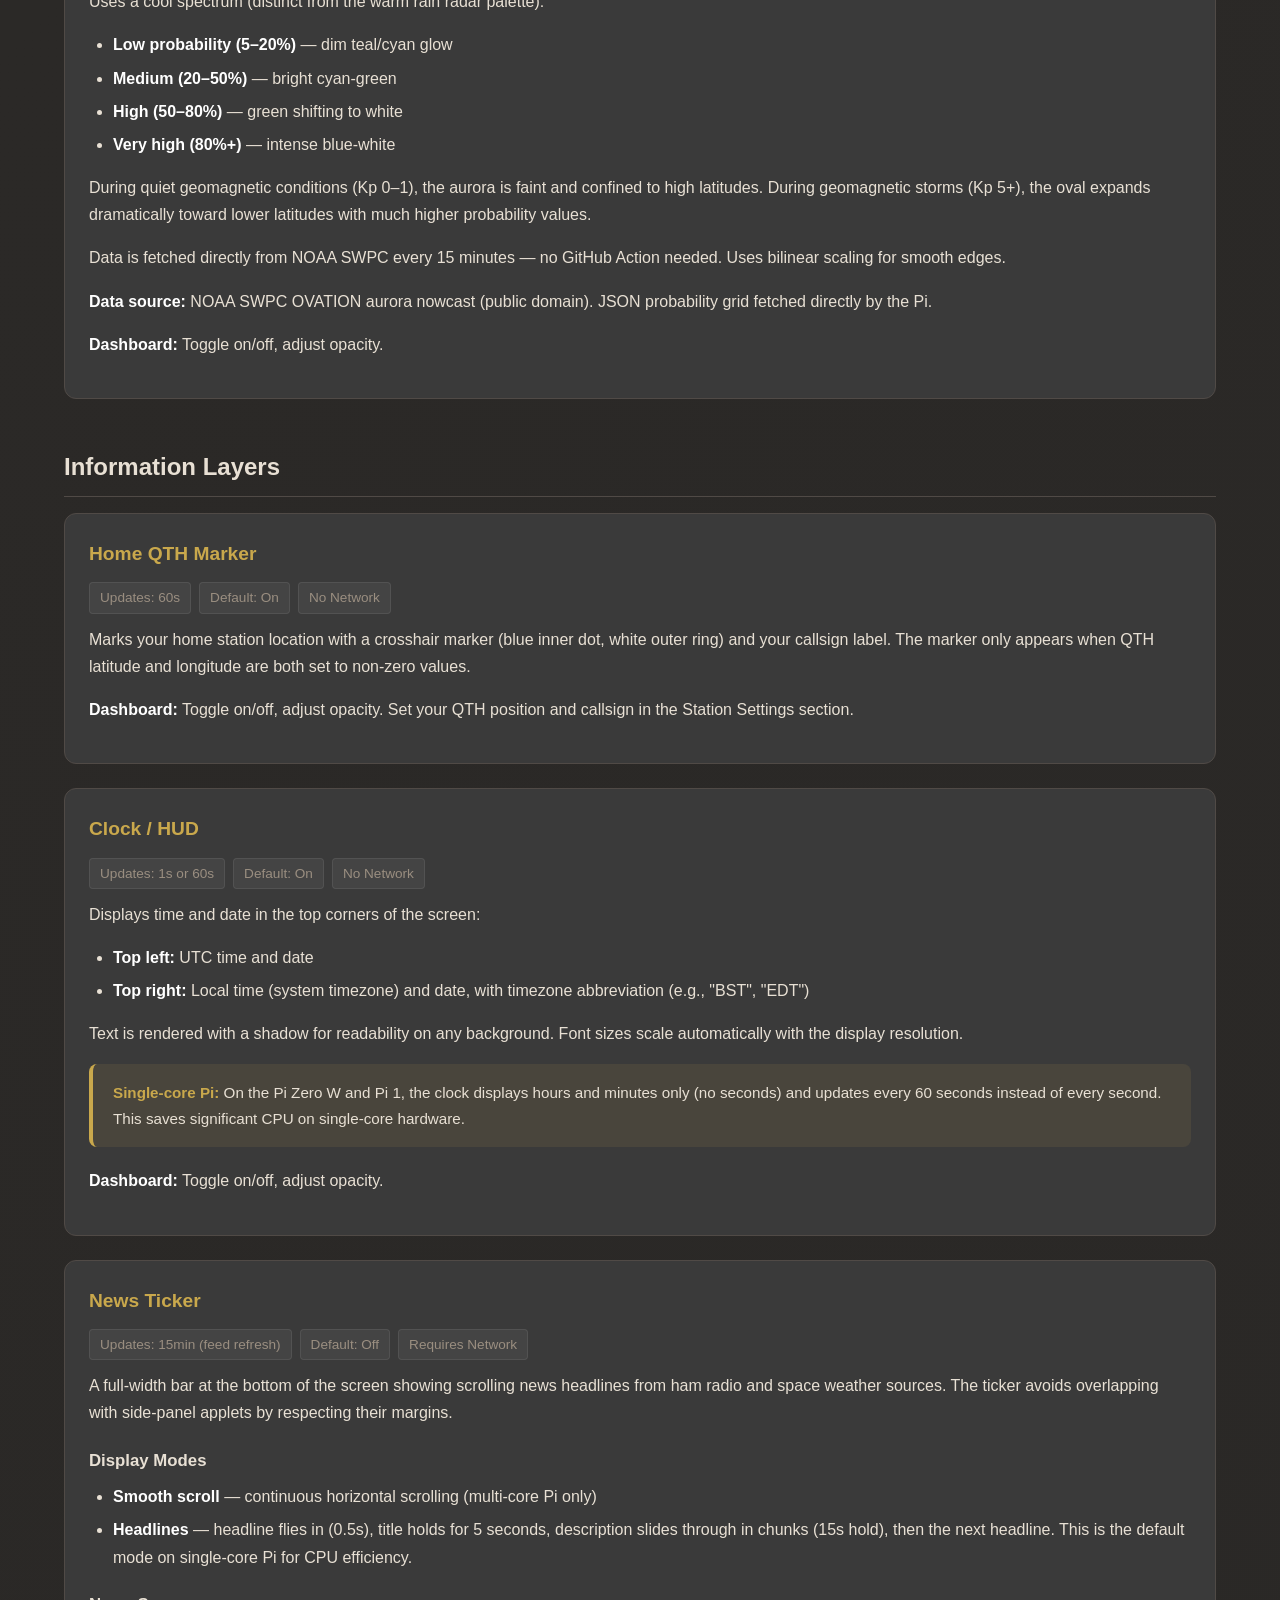
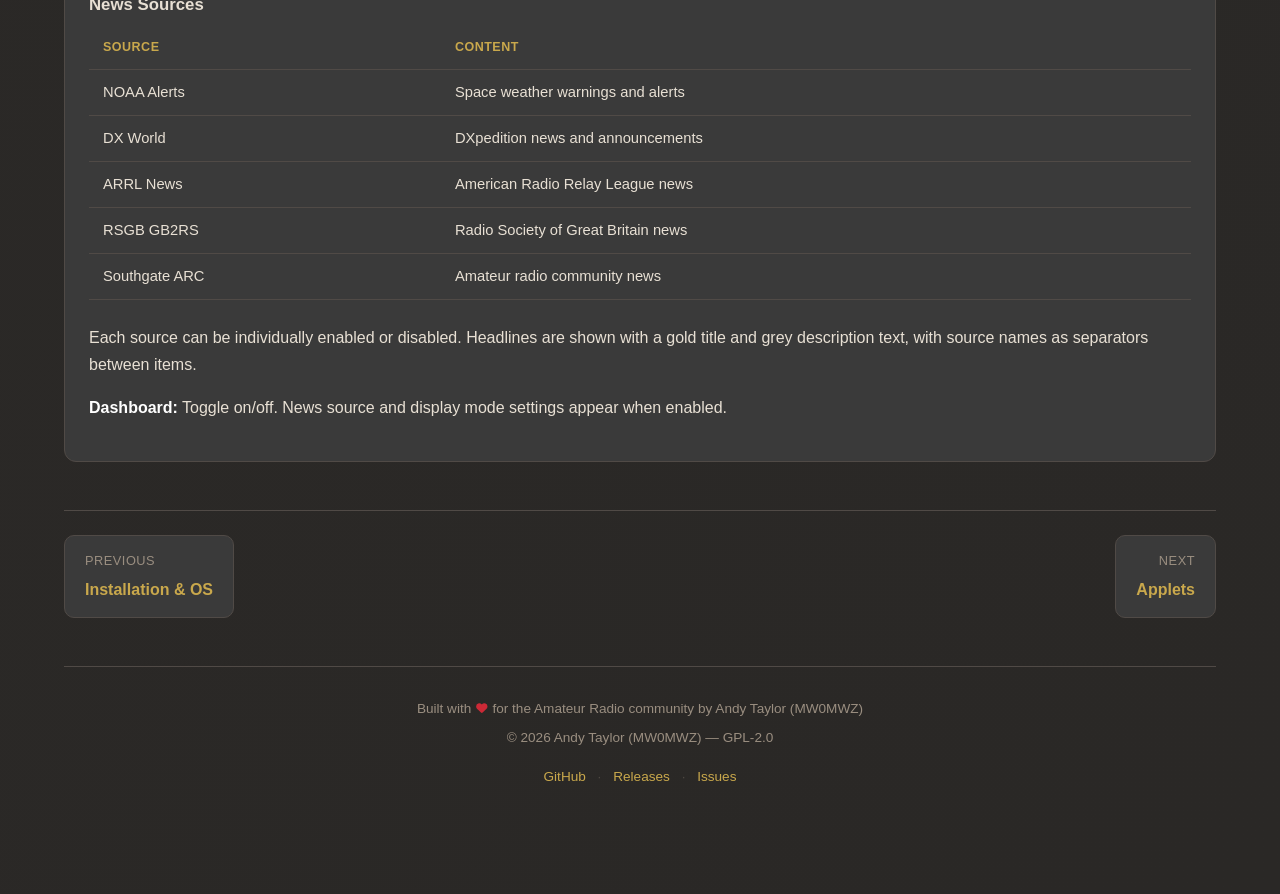
<file: manual/display.html>
<!DOCTYPE html>
<html lang="en">
<head>
    <meta charset="UTF-8">
    <meta name="viewport" content="width=device-width, initial-scale=1.0">
    <title>Display Layers - Pi-Clock Manual</title>
    <link rel="stylesheet" href="manual.css">
</head>
<body>

<nav class="topnav">
    <div class="topnav-inner">
        <a href="../index.html" class="topnav-brand">
            <img src="../logo.png" alt="Pi-Clock">
            Pi-Clock
        </a>
        <ul class="topnav-links">
            <li><a href="index.html">Manual</a></li>
            <li><a href="about.html">About</a></li>
            <li><a href="quick-start.html">Quick Start</a></li>
            <li><a href="imaging.html">Imaging</a></li>
            <li><a href="installation.html">Installation</a></li>
            <li><a href="display.html" class="active">Display</a></li>
            <li><a href="applets.html">Applets</a></li>
            <li><a href="dashboard.html">Dashboard</a></li>
            <li><a href="configuration.html">Config</a></li>
            <li><a href="hardware.html">Hardware</a></li>
            <li><a href="../config-generator.html">Configurator</a></li>
        </ul>
        <button class="nav-toggle" onclick="document.querySelector('.topnav-links').classList.toggle('open')" aria-label="Toggle navigation menu"><svg class="icon" aria-hidden="true"><use href="/icons.svg#icon-menu"/></svg></button>
    </div>
</nav>

<div class="container">

    <div class="page-header">
        <h1>Display Layers</h1>
        <p class="subtitle">All 15 layers that make up the Pi-Clock world map display.</p>
    </div>

    <p>The Pi-Clock display is built from independent layers, composited from back to front. Each layer can be toggled on or off and (for most layers) have its opacity adjusted from 0&ndash;100%. Layers are only re-rendered when their data changes, so static layers like grids and borders have zero ongoing CPU cost.</p>

    <p>Layers are configured through the <a href="dashboard.html">web dashboard</a> or by editing <code>/data/etc/pi-clock-layers.conf</code> directly. Changes take effect immediately &mdash; no reboot required.</p>

    <div class="callout callout-info">
        <p><strong>Enabling layers on a Pi Zero W:</strong> All layers work on every Pi model, but enabling many layers simultaneously on a single-core Pi Zero W will reduce the frame rate. Start with the defaults and add layers one at a time. See the <a href="hardware.html">Hardware Guide</a> for performance details.</p>
    </div>

    <h2>Layer Summary</h2>

    <table>
        <thead>
            <tr>
                <th>Layer</th>
                <th>Default</th>
                <th>Update</th>
                <th>CPU</th>
                <th>Network</th>
            </tr>
        </thead>
        <tbody>
            <tr><td>Base Map (Night)</td><td>On</td><td>Static</td><td><span class="badge green">None</span></td><td>No</td></tr>
            <tr><td>Daylight (Day/Night Blend)</td><td>On</td><td>60s</td><td><span class="badge gold">Med</span></td><td>No</td></tr>
            <tr><td>Country Borders</td><td>On</td><td>Static</td><td><span class="badge green">None</span></td><td>No</td></tr>
            <tr><td>Lat/Lon Grid</td><td>Off</td><td>Static</td><td><span class="badge green">None</span></td><td>No</td></tr>
            <tr><td>Time Zones</td><td>On</td><td>Static</td><td><span class="badge green">None</span></td><td>No</td></tr>
            <tr><td>CQ Zones</td><td>Off</td><td>Static</td><td><span class="badge green">None</span></td><td>No</td></tr>
            <tr><td>Maidenhead Grid</td><td>Off</td><td>Static</td><td><span class="badge green">None</span></td><td>No</td></tr>
            <tr><td>Sun Position</td><td>Off</td><td>60s</td><td><span class="badge green">Low</span></td><td>No</td></tr>
            <tr><td>Moon Position</td><td>Off</td><td>60s</td><td><span class="badge green">Low</span></td><td>No</td></tr>
            <tr><td>DX Cluster Spots</td><td>Off</td><td>5s</td><td><span class="badge gold">Med</span></td><td>Yes</td></tr>
            <tr><td>Propagation Heat Map</td><td>Off</td><td>10s</td><td><span class="badge orange">High</span></td><td>Yes*</td></tr>
            <tr><td>Satellite Tracking</td><td>Off</td><td>5s</td><td><span class="badge gold">Med</span></td><td>Yes**</td></tr>
            <tr><td>Lightning Strikes</td><td>Off</td><td>1s</td><td><span class="badge green">Low</span></td><td>Yes</td></tr>
            <tr><td>Earthquakes</td><td>Off</td><td>1s</td><td><span class="badge green">Low</span></td><td>Yes</td></tr>
            <tr><td>Rain Radar</td><td>Off</td><td>6h</td><td><span class="badge green">Low</span></td><td>Yes</td></tr>
            <tr><td>Cloud Cover</td><td>Off</td><td>6h</td><td><span class="badge green">Low</span></td><td>Yes</td></tr>
            <tr><td>Wind</td><td>Off</td><td>6h</td><td><span class="badge green">Low</span></td><td>Yes</td></tr>
            <tr><td>Aurora</td><td>Off</td><td>15min</td><td><span class="badge green">Low</span></td><td>Yes</td></tr>
            <tr><td>Home QTH Marker</td><td>On</td><td>Static</td><td><span class="badge green">None</span></td><td>No</td></tr>
            <tr><td>Clock / HUD</td><td>On</td><td>1s***</td><td><span class="badge green">Low</span></td><td>No</td></tr>
            <tr><td>News Ticker</td><td>Off</td><td>15min</td><td><span class="badge green">Low</span></td><td>Yes</td></tr>
        </tbody>
    </table>

    <p style="font-size: 0.85em; color: var(--text-muted);">
        <strong>CPU key:</strong>
        <span class="badge green">None</span> = static, rendered once and cached.
        <span class="badge green">Low</span> = lightweight or surface-cached, negligible ongoing cost.
        <span class="badge gold">Med</span> = moderate computation every few seconds.
        <span class="badge orange">High</span> = heavy computation (staggered to avoid frame drops on Pi Zero W).
    </p>

    <p style="font-size: 0.85em; color: var(--text-muted);">
        * Propagation uses live SFI from NOAA but works with defaults (SFI=100) if offline.<br>
        ** Satellites compute orbits locally but need network for TLE updates (daily).<br>
        *** HUD updates every 1 second on multi-core Pi, every 60 seconds on single-core.
    </p>

    <!-- ── Base Map ──────────────────────────────────────────── -->
    <h2>Core Map Layers</h2>

    <div class="feature-block">
        <h3>Base Map (Night)</h3>
        <div class="feature-meta">
            <span class="tag">Static</span>
            <span class="tag">Always On</span>
            <span class="tag">No Network</span>
        </div>
        <p>The base layer renders the NASA Black Marble (city lights at night) image as a full-screen equirectangular map. This forms the background that all other layers are composited on top of.</p>
        <p>The base map supports the <strong>center longitude</strong> setting &mdash; the map wraps horizontally so you can center it on your part of the world (e.g., set to -90 to center on the Americas, or +140 for the Pacific).</p>
        <p><strong>Data source:</strong> NASA Black Marble (Earth at Night), provided by the <code>pi-clock-maps</code> package at 720p, 1080p, 1440p, and 4K resolutions.</p>
    </div>

    <div class="feature-block">
        <h3>Daylight (Day/Night Blend)</h3>
        <div class="feature-meta">
            <span class="tag">Updates: 60s</span>
            <span class="tag">Always On</span>
            <span class="tag">No Network</span>
        </div>
        <p>This layer composites the NASA Blue Marble (daytime satellite imagery) over the sunlit hemisphere, blending smoothly across the twilight zone to create the greyline terminator effect. The result is a photorealistic day/night view of the Earth that updates every 60 seconds as the terminator moves.</p>
        <p>The solar position is calculated using the Meeus algorithm (accurate to within a few arcseconds) and the illumination is computed per-pixel for a smooth gradient from day to night.</p>
        <p><strong>Data source:</strong> NASA Blue Marble Next Generation (daytime). Solar math is computed offline &mdash; no network needed.</p>
        <div class="callout callout-info">
            <p><strong>Performance note:</strong> At higher resolutions, the daylight calculation uses adaptive sampling (4-pixel steps at 1080p, 8-pixel at 4K) to reduce the number of trigonometric calculations per frame.</p>
        </div>
    </div>

    <div class="feature-block">
        <h3>Country Borders</h3>
        <div class="feature-meta">
            <span class="tag">Static</span>
            <span class="tag">Default: On</span>
            <span class="tag">No Network</span>
        </div>
        <p>Draws country boundary lines over the map. Loaded from a binary borders data file derived from Natural Earth 10m cultural vectors.</p>
        <p><strong>Dashboard:</strong> Toggle on/off, adjust opacity.</p>
    </div>

    <!-- ── Grid Overlays ─────────────────────────────────────── -->
    <h2>Grid &amp; Zone Overlays</h2>

    <div class="feature-block">
        <h3>Lat/Lon Grid (Graticule)</h3>
        <div class="feature-meta">
            <span class="tag">Static</span>
            <span class="tag">Default: Off</span>
            <span class="tag">No Network</span>
        </div>
        <p>A latitude/longitude reference grid drawn every 10 degrees. Special lines are emphasised: the Equator, Prime Meridian, Tropics of Cancer and Capricorn, and the Arctic and Antarctic circles. Grid intersection points are labelled with their coordinates.</p>
        <p><strong>Dashboard:</strong> Toggle on/off, adjust opacity.</p>
    </div>

    <div class="feature-block">
        <h3>Time Zones</h3>
        <div class="feature-meta">
            <span class="tag">Static</span>
            <span class="tag">Default: On</span>
            <span class="tag">No Network</span>
        </div>
        <p>Real-world time zone boundaries following political borders, drawn as dotted blue lines. Each zone is labelled with its UTC offset (UTC-12 through UTC+14). Based on the Natural Earth 10m time zones dataset.</p>
        <p><strong>Dashboard:</strong> Toggle on/off, adjust opacity.</p>
    </div>

    <div class="feature-block">
        <h3>CQ Zones</h3>
        <div class="feature-meta">
            <span class="tag">Static</span>
            <span class="tag">Default: Off</span>
            <span class="tag">No Network</span>
        </div>
        <p>The 40 CQ zones used in DX contests (CQ WW, CQ WPX, etc.). Drawn as dashed orange boundary lines with zone numbers positioned at each zone's centroid. Useful for contest operators who need to quickly identify which CQ zone a station is in.</p>
        <p><strong>Dashboard:</strong> Toggle on/off, adjust opacity.</p>
    </div>

    <div class="feature-block">
        <h3>Maidenhead Grid</h3>
        <div class="feature-meta">
            <span class="tag">Static</span>
            <span class="tag">Default: Off</span>
            <span class="tag">No Network</span>
        </div>
        <p>The Maidenhead locator system grid used universally in amateur radio for location exchange. Displays the 18&times;18 field grid (each field is 20&deg; longitude &times; 10&deg; latitude) with two-letter field labels (AA through RR). Drawn as dashed green lines.</p>
        <p><strong>Dashboard:</strong> Toggle on/off, adjust opacity.</p>
    </div>

    <!-- ── Celestial Bodies ──────────────────────────────────── -->
    <h2>Celestial Body Markers</h2>

    <div class="feature-block">
        <h3>Sun Position</h3>
        <div class="feature-meta">
            <span class="tag">Updates: 60s</span>
            <span class="tag">Default: Off</span>
            <span class="tag">No Network</span>
        </div>
        <p>Marks the sub-solar point (where the sun is directly overhead) with a filled yellow/orange circle and eight radiating rays. The marker moves approximately 15&deg; westward per hour and varies north/south with the seasons. Marker size scales with the display resolution.</p>
        <p><strong>Dashboard:</strong> Toggle on/off, adjust opacity.</p>
    </div>

    <div class="feature-block">
        <h3>Moon Position &amp; Phase</h3>
        <div class="feature-meta">
            <span class="tag">Updates: 60s</span>
            <span class="tag">Default: Off</span>
            <span class="tag">No Network</span>
        </div>
        <p>Marks the sub-lunar point with a moon icon that shows the current phase. The illuminated portion is drawn as a partial fill (crescent, quarter, gibbous, or full), accurately reflecting the real-time moon phase. The dark (unlit) portion is shown in grey.</p>
        <p><strong>Dashboard:</strong> Toggle on/off, adjust opacity.</p>
    </div>

    <!-- ── Ham Radio Data ────────────────────────────────────── -->
    <h2>Ham Radio Data Layers</h2>

    <div class="feature-block">
        <h3>DX Cluster Spots</h3>
        <div class="feature-meta">
            <span class="tag">Updates: 30&ndash;60s</span>
            <span class="tag">Default: Off</span>
            <span class="tag">Requires Network</span>
        </div>
        <p>Connects to a DX cluster server via telnet and plots live DX spots on the map. Each spot is shown as a band-coloured dot at the DX station's location, with an optional great-circle arc from the spotter to the DX station. Callsign labels are displayed with dark background pills for readability.</p>

        <h4>Band Colours</h4>
        <table>
            <thead>
                <tr><th>Band</th><th>Colour</th><th>Band</th><th>Colour</th></tr>
            </thead>
            <tbody>
                <tr><td>160m</td><td>Dark Red</td><td>17m</td><td>Cyan</td></tr>
                <tr><td>80m</td><td>Orange-Red</td><td>15m</td><td>Blue</td></tr>
                <tr><td>60m</td><td>Dark Orange</td><td>12m</td><td>Violet</td></tr>
                <tr><td>40m</td><td>Orange</td><td>10m</td><td>Magenta</td></tr>
                <tr><td>30m</td><td>Yellow</td><td>6m</td><td>White</td></tr>
                <tr><td>20m</td><td>Green</td><td>2m</td><td>Grey</td></tr>
            </tbody>
        </table>

        <h4>Spot Ageing</h4>
        <p>Spots fade in opacity as they approach their expiry time. In the final 5 minutes before a spot expires, it gradually becomes more transparent. The maximum spot age is configurable (default: 15 minutes).</p>

        <h4>Configuration</h4>
        <ul>
            <li><strong>Cluster server</strong> &mdash; hostname and port (default: dxc.ve7cc.net:7373)</li>
            <li><strong>Distance filter</strong> &mdash; maximum distance from your QTH in km (0 = no filter)</li>
            <li><strong>Band filter</strong> &mdash; enable/disable individual bands (160m through 2m)</li>
            <li><strong>Spot age</strong> &mdash; how long spots remain on the map (5, 10, 15, 30, or 60 minutes)</li>
        </ul>

        <p><strong>Dashboard:</strong> Toggle on/off, adjust opacity. DX settings card appears when this layer is enabled. See <a href="dashboard.html#dx-settings">DX Cluster Settings</a> for full configuration details.</p>

        <p><strong>Data source:</strong> Any DX Spider or AR Cluster server via telnet. Callsign-to-location resolution uses the cty.dat prefix database (AD1C/ARRL).</p>
    </div>

    <div class="feature-block">
        <h3>Propagation Heat Map</h3>
        <div class="feature-meta">
            <span class="tag">Updates: 10s (band cycle)</span>
            <span class="tag">Default: Off</span>
            <span class="tag">Uses NOAA SFI</span>
        </div>
        <p>Displays an HF band propagation heat map across the entire map surface. The map shows signal reliability from your QTH to every 2-degree grid cell, using a simplified VOACAP ionospheric model that incorporates live solar flux data.</p>

        <h4>How It Works</h4>
        <p>The heat map automatically cycles through the amateur HF bands (80m through 10m) every 10 seconds, showing which parts of the world are reachable on each band at the current time. The model considers:</p>
        <ul>
            <li>F2 layer critical frequency (based on latitude and sunspot number)</li>
            <li>D-layer absorption (time-of-day and latitude dependent)</li>
            <li>Multi-hop propagation (obliquity factors for different distances)</li>
            <li>Geomagnetic storm degradation (using live Kp index)</li>
        </ul>

        <h4>Reading the Heat Map</h4>
        <p>The heat map uses a single colour with varying opacity to show propagation likelihood. Areas with <strong>higher opacity</strong> (more solid colour) indicate a higher probability of a usable signal path. Areas with <strong>lower opacity</strong> (more transparent, showing the map underneath) indicate propagation is less likely. Completely transparent areas have no predicted propagation on that band at the current time.</p>

        <h4>Configuration</h4>
        <ul>
            <li><strong>Band selection</strong> &mdash; enable/disable individual bands in the cycle (80m through 10m)</li>
            <li><strong>Antenna gain</strong> &mdash; your antenna gain in dBi (affects predicted reliability)</li>
        </ul>

        <p><strong>Dashboard:</strong> Toggle on/off, adjust opacity. Propagation settings card appears when enabled.</p>

        <div class="callout callout-info">
            <p><strong>Offline operation:</strong> The propagation model works offline using default solar values (SFI=100). When connected to the internet, it uses live SFI and Kp data from NOAA for more accurate predictions.</p>
        </div>
    </div>

    <div class="feature-block">
        <h3>Satellite Tracking</h3>
        <div class="feature-meta">
            <span class="tag">Updates: Real-time</span>
            <span class="tag">Default: Off</span>
            <span class="tag">Requires Network (for TLEs)</span>
        </div>
        <p>Tracks amateur radio satellites in real-time using SGP4 orbit propagation. Each enabled satellite is shown with:</p>
        <ul>
            <li>A <strong>filled dot</strong> at the current sub-satellite point</li>
            <li>A <strong>ground track</strong> showing past (faded) and future (bright) orbit path</li>
            <li>A <strong>dashed visibility footprint</strong> circle showing the area where the satellite is above the horizon (0&deg; elevation)</li>
            <li>A <strong>label</strong> with the satellite name and current altitude</li>
        </ul>
        <p>Each satellite is drawn in a different colour (cycling through 8 colours) for easy identification when tracking multiple satellites.</p>

        <h4>Available Satellites</h4>
        <table>
            <thead><tr><th>Category</th><th>Satellites</th></tr></thead>
            <tbody>
                <tr><td>Popular</td><td>ISS (ZARYA), QO-100 (Es'hail-2)</td></tr>
                <tr><td>FM Repeaters</td><td>AO-91, SO-50, PO-101, AO-123, SO-125</td></tr>
                <tr><td>Linear (SSB/CW)</td><td>AO-7, AO-73, RS-44, JO-97</td></tr>
                <tr><td>Digipeaters</td><td>SONATE-2 (APRS), ISS APRS</td></tr>
                <tr><td>Weather (LRPT)</td><td>Meteor-M 2, M2-2, M2-3, M2-4</td></tr>
            </tbody>
        </table>

        <h4>TLE Updates</h4>
        <p>Two-Line Element sets (TLEs) are automatically updated from Celestrak every 24 hours. You can also force an update from the dashboard. Satellite position accuracy degrades without current TLEs &mdash; keep your Pi-Clock connected to the internet for best results.</p>

        <p><strong>Dashboard:</strong> Toggle on/off, adjust opacity. The satellite selection card appears when enabled, allowing you to choose which satellites to track.</p>

        <div class="callout callout-warning">
            <p><strong>Performance:</strong> Satellite orbits are propagated on every frame. Tracking many satellites simultaneously increases CPU load. On a Pi Zero W, limit to 3&ndash;5 satellites for best performance.</p>
        </div>
    </div>

    <!-- ── Environmental Data ─────────────────────────────────── -->
    <h2>Environmental Data Layers</h2>

    <div class="feature-block">
        <h3>Lightning Strikes</h3>
        <div class="feature-meta">
            <span class="tag">Updates: 1s</span>
            <span class="tag">Default: Off</span>
            <span class="tag">Requires Network</span>
        </div>
        <p>Real-time lightning strikes from the <strong>Blitzortung.org</strong> community lightning detection network. Strikes are received via a TLS WebSocket connection and plotted on the map as small lightning bolt icons.</p>

        <h4>Visual Effect</h4>
        <p>When a new strike arrives, it appears as a large (3x) bright white lightning bolt for one frame to attract attention, then immediately shrinks to normal size and fades through a colour sequence:</p>
        <ul>
            <li><strong>White</strong> &mdash; fresh strike (first second)</li>
            <li><strong>Yellow</strong> &mdash; ageing</li>
            <li><strong>Deep red</strong> &mdash; about to disappear</li>
        </ul>
        <p>After the fade time expires, the strike disappears. The fade time is configurable from the dashboard: 15 seconds (default), 30, 60, or 120 seconds.</p>

        <h4>Data Source</h4>
        <p>Blitzortung.org is a community-operated lightning detection network with volunteer stations worldwide. Coverage is densest in Europe and North America. Data arrives in real-time (1&ndash;3 second latency from the actual strike).</p>

        <div class="callout callout-info">
            <p><strong>Network required:</strong> The fetcher thread only runs when this layer is enabled. Disabling the layer closes the WebSocket connection and stops all network traffic.</p>
        </div>

        <p><strong>Dashboard:</strong> Toggle on/off. When enabled, a settings card appears with a fade time dropdown.</p>
    </div>

    <div class="feature-block">
        <h3>Earthquakes</h3>
        <div class="feature-meta">
            <span class="tag">Updates: 60s (polling)</span>
            <span class="tag">Default: Off</span>
            <span class="tag">Requires Network</span>
        </div>
        <p>Significant earthquakes (magnitude 4.5+) from the <strong>USGS Earthquake Hazards Program</strong>. The USGS GeoJSON feed is polled every 60 seconds and events are plotted on the map at their epicentre.</p>

        <h4>Visual Effect</h4>
        <p>Each earthquake is shown with:</p>
        <ul>
            <li>A <strong>seismograph-style zigzag icon</strong> at the epicentre, sized by magnitude</li>
            <li><strong>Concentric ripple rings</strong> radiating outward &mdash; tightly packed, bright at the centre, fading toward the edge</li>
            <li>A <strong>magnitude label</strong> (e.g., "M5.2") for events M5.0 and above</li>
        </ul>
        <p>Events fade out over the final 25% of the display window. The display time is configurable from the dashboard: 30 minutes to 24 hours (default 24 hours, matching the USGS daily feed window).</p>

        <h4>Data Source</h4>
        <p>USGS Earthquake Hazards Program (<code>earthquake.usgs.gov</code>). Public domain US federal data, no authentication required. The M4.5+ daily feed typically contains 15&ndash;60 events and is 20&ndash;80 KB per fetch.</p>

        <div class="callout callout-info">
            <p><strong>Network required:</strong> The fetcher thread only runs when this layer is enabled. Disabling the layer stops polling entirely.</p>
        </div>

        <p><strong>Dashboard:</strong> Toggle on/off. When enabled, a settings card appears with a display time dropdown.</p>
    </div>

    <!-- ── Weather Data ────────────────────────────────────────── -->
    <h2>Weather Data Layers</h2>

    <div class="feature-block">
        <h3>Rain Radar</h3>
        <div class="feature-meta">
            <span class="tag">Updates: 6h (GFS)</span>
            <span class="tag">Default: Off</span>
            <span class="tag">Requires Network</span>
        </div>
        <p>Displays global precipitation using the standard weather radar colour scheme. Data comes from the NOAA GFS model (APCP field, 6-hour accumulated precipitation), pre-processed by a GitHub Action and served as a compact binary from the Pi-Clock data server.</p>
        <h4>Colour Scheme</h4>
        <ul>
            <li><strong style="color:#48bb78;">Green</strong> &mdash; light rain / drizzle (&lt;2mm)</li>
            <li><strong style="color:#ffcc33;">Yellow</strong> &mdash; moderate rain (2&ndash;5mm)</li>
            <li><strong style="color:#ed8936;">Orange</strong> &mdash; heavy rain (5&ndash;10mm)</li>
            <li><strong style="color:#ff4444;">Red</strong> &mdash; very heavy / thunderstorm (10&ndash;20mm)</li>
            <li><strong style="color:#cc44cc;">Magenta</strong> &mdash; severe / torrential (20&ndash;40mm)</li>
            <li><strong style="color:#9944cc;">Purple</strong> &mdash; extreme (40mm+)</li>
        </ul>
        <p>The overlay uses bilinear scaling for smooth, non-blocky edges. Cached on a surface &mdash; zero per-frame cost.</p>
        <p><strong>Data source:</strong> NOAA GFS APCP field (public domain). Updated every 6 hours via GitHub Action.</p>
        <p><strong>Dashboard:</strong> Toggle on/off, adjust opacity.</p>
    </div>

    <div class="feature-block">
        <h3>Cloud Cover</h3>
        <div class="feature-meta">
            <span class="tag">Updates: 6h (GFS)</span>
            <span class="tag">Default: Off</span>
            <span class="tag">Requires Network</span>
        </div>
        <p>Displays total cloud cover as a semi-transparent white haze overlay. Cloudy areas appear as white with opacity proportional to cloud coverage. Clear areas are fully transparent. Uses bilinear scaling for soft, natural cloud edges.</p>
        <p><strong>Data source:</strong> NOAA GFS TCDC field (Total Cloud Cover, 0&ndash;100%). Same data download as wind and rain radar.</p>
        <p><strong>Dashboard:</strong> Toggle on/off, adjust opacity.</p>
    </div>

    <div class="feature-block">
        <h3>Wind</h3>
        <div class="feature-meta">
            <span class="tag">Updates: 6h (GFS)</span>
            <span class="tag">Default: Off</span>
            <span class="tag">Requires Network</span>
        </div>
        <p>Displays global surface wind as flowing streamline traces across the map. Each streamline is a smooth B&eacute;zier curve that follows the wind direction, with a bright white head (showing where the wind blows) fading to transparent at the tail.</p>
        <h4>Visual Style</h4>
        <ul>
            <li><strong>Density</strong> &mdash; more streamlines appear where the wind is stronger</li>
            <li><strong>Brightness</strong> &mdash; stronger wind produces brighter, more visible traces</li>
            <li><strong>Length</strong> &mdash; light breezes get short tails (4 steps), storms get long dramatic tails (18 steps)</li>
            <li><strong>Gradient</strong> &mdash; each streamline fades from transparent (tail) to bright white (head) using a linear gradient stroke</li>
        </ul>
        <p>8000 streamlines are rendered once when new data arrives and cached on a surface &mdash; zero per-frame cost. Wind data updates every 6 hours from NOAA GFS.</p>
        <p><strong>Data source:</strong> NOAA GFS UGRD/VGRD fields (U and V wind components at 10m above ground). Pre-processed by a GitHub Action.</p>
        <p><strong>Dashboard:</strong> Toggle on/off, adjust opacity.</p>
    </div>

    <div class="feature-block">
        <h3>Aurora</h3>
        <div class="feature-meta">
            <span class="tag">Updates: 15min</span>
            <span class="tag">Default: Off</span>
            <span class="tag">Requires Network</span>
        </div>
        <p>Displays the aurora borealis (north) and aurora australis (south) as a translucent glow overlay based on the NOAA SWPC OVATION model. The aurora oval shape emerges naturally from the probability data.</p>
        <h4>Colour Scheme</h4>
        <p>Uses a cool spectrum (distinct from the warm rain radar palette):</p>
        <ul>
            <li><strong>Low probability (5&ndash;20%)</strong> &mdash; dim teal/cyan glow</li>
            <li><strong>Medium (20&ndash;50%)</strong> &mdash; bright cyan-green</li>
            <li><strong>High (50&ndash;80%)</strong> &mdash; green shifting to white</li>
            <li><strong>Very high (80%+)</strong> &mdash; intense blue-white</li>
        </ul>
        <p>During quiet geomagnetic conditions (Kp 0&ndash;1), the aurora is faint and confined to high latitudes. During geomagnetic storms (Kp 5+), the oval expands dramatically toward lower latitudes with much higher probability values.</p>
        <p>Data is fetched directly from NOAA SWPC every 15 minutes &mdash; no GitHub Action needed. Uses bilinear scaling for smooth edges.</p>
        <p><strong>Data source:</strong> NOAA SWPC OVATION aurora nowcast (public domain). JSON probability grid fetched directly by the Pi.</p>
        <p><strong>Dashboard:</strong> Toggle on/off, adjust opacity.</p>
    </div>

    <!-- ── HUD & Information ─────────────────────────────────── -->
    <h2>Information Layers</h2>

    <div class="feature-block">
        <h3>Home QTH Marker</h3>
        <div class="feature-meta">
            <span class="tag">Updates: 60s</span>
            <span class="tag">Default: On</span>
            <span class="tag">No Network</span>
        </div>
        <p>Marks your home station location with a crosshair marker (blue inner dot, white outer ring) and your callsign label. The marker only appears when QTH latitude and longitude are both set to non-zero values.</p>
        <p><strong>Dashboard:</strong> Toggle on/off, adjust opacity. Set your QTH position and callsign in the Station Settings section.</p>
    </div>

    <div class="feature-block">
        <h3>Clock / HUD</h3>
        <div class="feature-meta">
            <span class="tag">Updates: 1s or 60s</span>
            <span class="tag">Default: On</span>
            <span class="tag">No Network</span>
        </div>
        <p>Displays time and date in the top corners of the screen:</p>
        <ul>
            <li><strong>Top left:</strong> UTC time and date</li>
            <li><strong>Top right:</strong> Local time (system timezone) and date, with timezone abbreviation (e.g., "BST", "EDT")</li>
        </ul>
        <p>Text is rendered with a shadow for readability on any background. Font sizes scale automatically with the display resolution.</p>
        <div class="callout callout-warning">
            <p><strong>Single-core Pi:</strong> On the Pi Zero W and Pi 1, the clock displays hours and minutes only (no seconds) and updates every 60 seconds instead of every second. This saves significant CPU on single-core hardware.</p>
        </div>
        <p><strong>Dashboard:</strong> Toggle on/off, adjust opacity.</p>
    </div>

    <div class="feature-block">
        <h3>News Ticker</h3>
        <div class="feature-meta">
            <span class="tag">Updates: 15min (feed refresh)</span>
            <span class="tag">Default: Off</span>
            <span class="tag">Requires Network</span>
        </div>
        <p>A full-width bar at the bottom of the screen showing scrolling news headlines from ham radio and space weather sources. The ticker avoids overlapping with side-panel applets by respecting their margins.</p>

        <h4>Display Modes</h4>
        <ul>
            <li><strong>Smooth scroll</strong> &mdash; continuous horizontal scrolling (multi-core Pi only)</li>
            <li><strong>Headlines</strong> &mdash; headline flies in (0.5s), title holds for 5 seconds, description slides through in chunks (15s hold), then the next headline. This is the default mode on single-core Pi for CPU efficiency.</li>
        </ul>

        <h4>News Sources</h4>
        <table>
            <thead><tr><th>Source</th><th>Content</th></tr></thead>
            <tbody>
                <tr><td>NOAA Alerts</td><td>Space weather warnings and alerts</td></tr>
                <tr><td>DX World</td><td>DXpedition news and announcements</td></tr>
                <tr><td>ARRL News</td><td>American Radio Relay League news</td></tr>
                <tr><td>RSGB GB2RS</td><td>Radio Society of Great Britain news</td></tr>
                <tr><td>Southgate ARC</td><td>Amateur radio community news</td></tr>
            </tbody>
        </table>

        <p>Each source can be individually enabled or disabled. Headlines are shown with a gold title and grey description text, with source names as separators between items.</p>

        <p><strong>Dashboard:</strong> Toggle on/off. News source and display mode settings appear when enabled.</p>
    </div>

    <!-- Page navigation -->
    <div class="page-nav">
        <a href="installation.html">
            <span class="label">Previous</span>
            <span class="title">Installation &amp; OS</span>
        </a>
        <a href="applets.html" class="next">
            <span class="label">Next</span>
            <span class="title">Applets</span>
        </a>
    </div>

    <footer class="manual-footer">
        <p style="margin-bottom: 6px;">Built with <svg class="icon icon-heart" aria-label="love"><use href="/icons.svg#icon-heart"/></svg> for the Amateur Radio community by Andy Taylor (MW0MWZ)</p>
        <p>&copy; 2026 Andy Taylor (MW0MWZ) &mdash; GPL-2.0</p>
        <p style="margin-top: 6px;">
            <a href="https://github.com/MW0MWZ/Pi-Clock">GitHub</a>
            <span class="footer-sep">&middot;</span>
            <a href="https://github.com/MW0MWZ/Pi-Clock/releases/latest">Releases</a>
            <span class="footer-sep">&middot;</span>
            <a href="https://github.com/MW0MWZ/Pi-Clock/issues">Issues</a>
        </p>
    </footer>

</div>
</body>
</html>
</file>
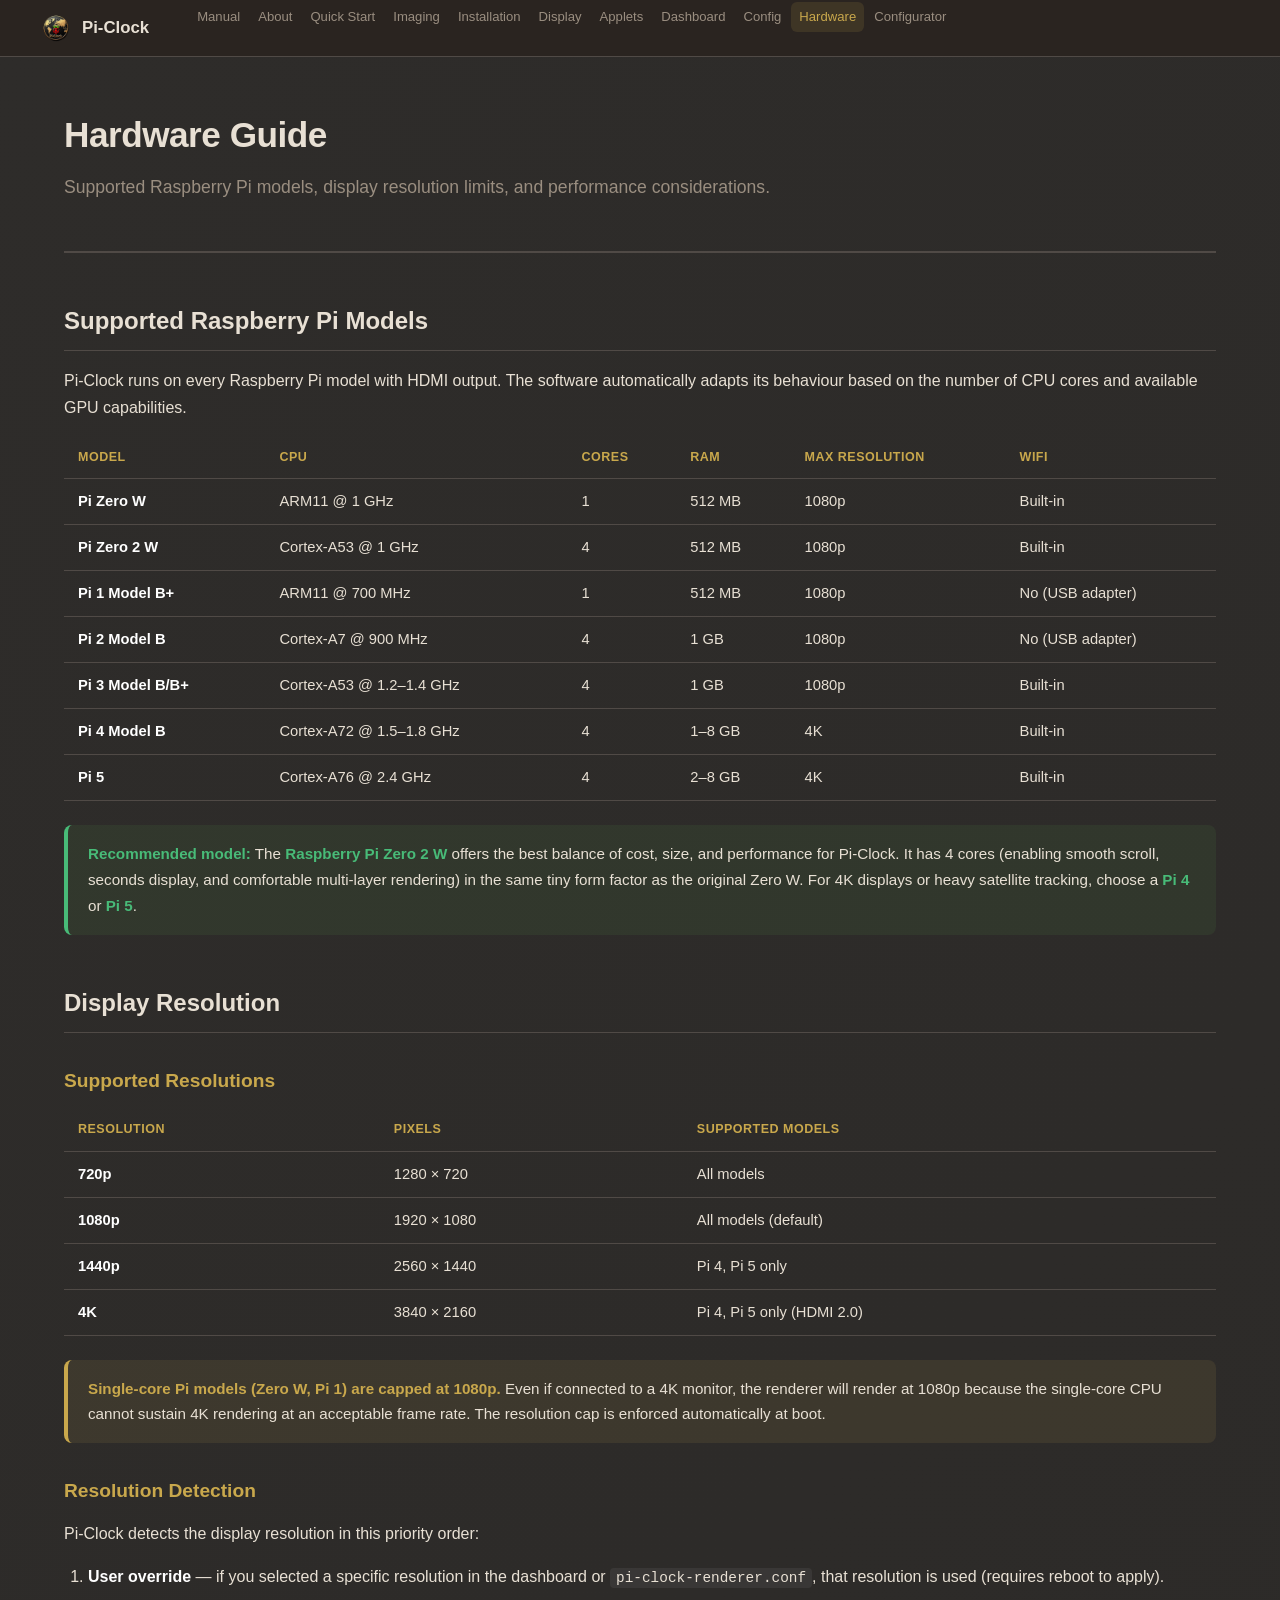
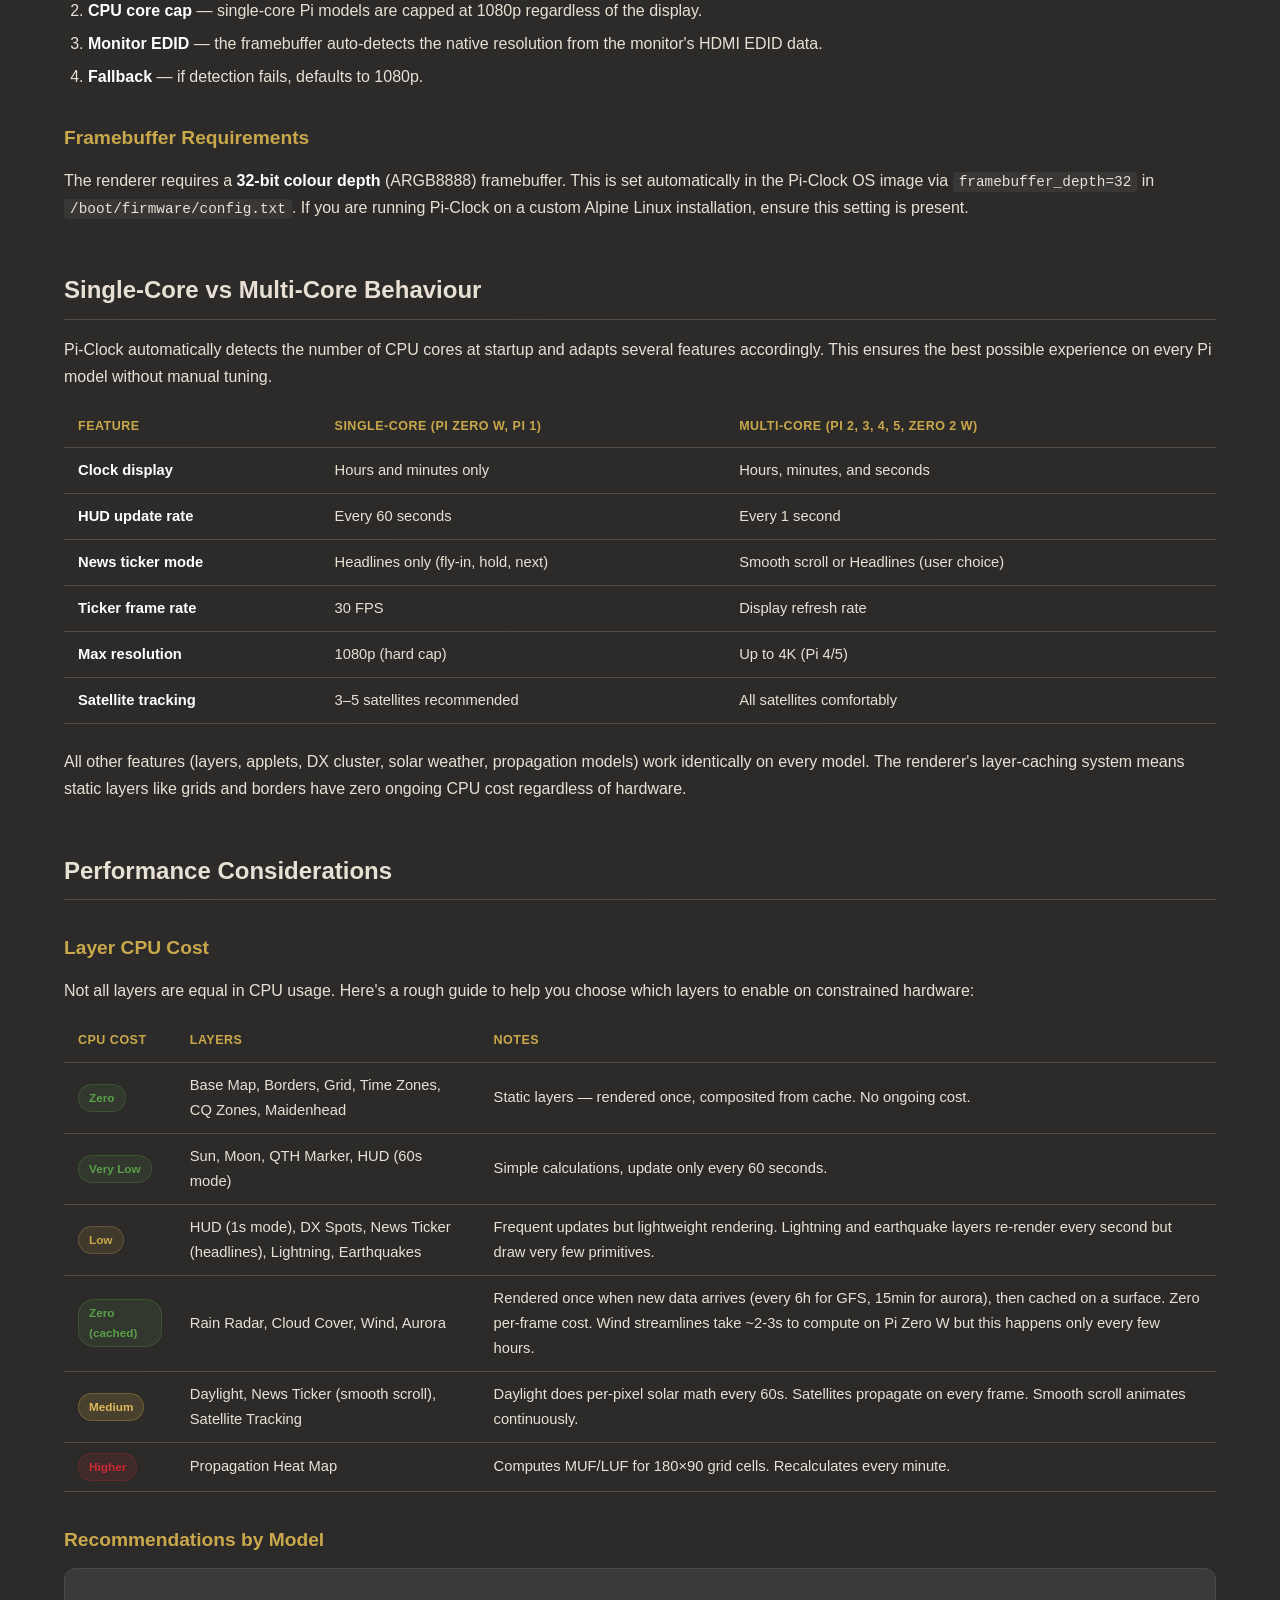
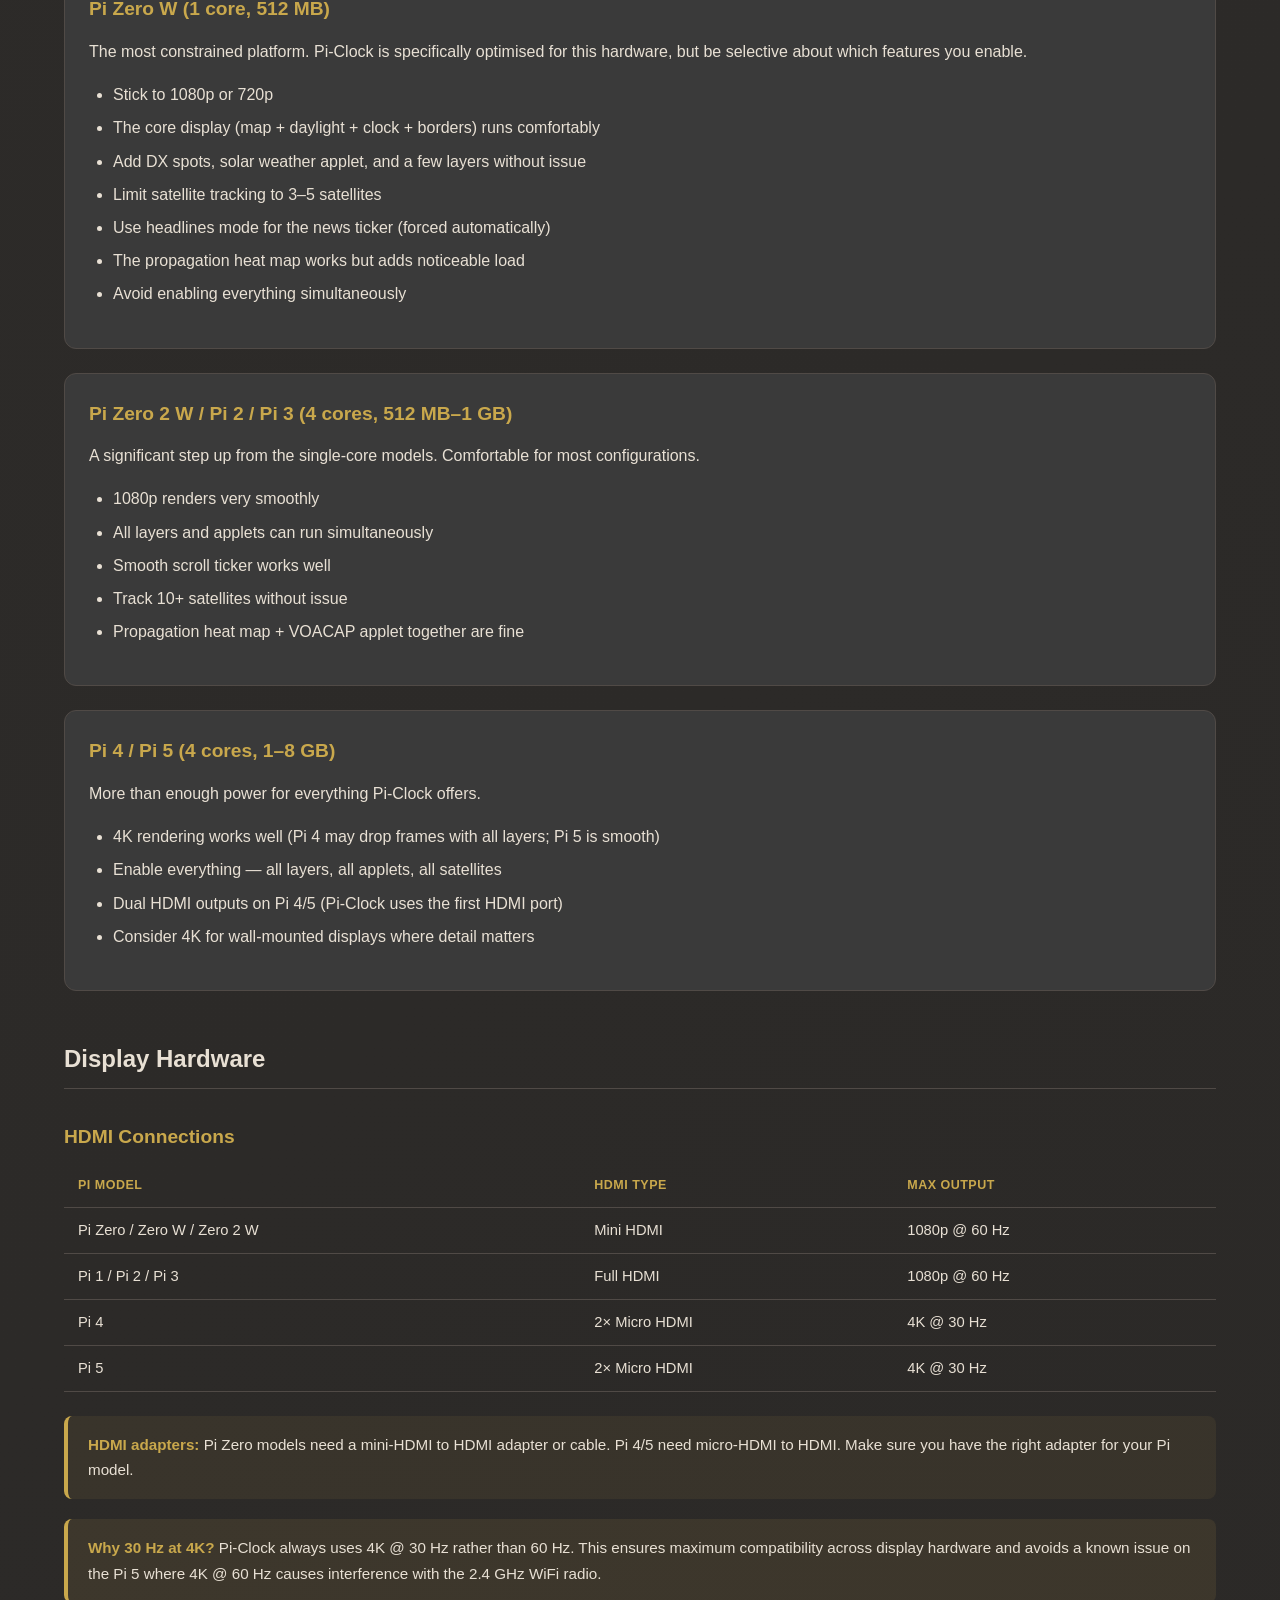
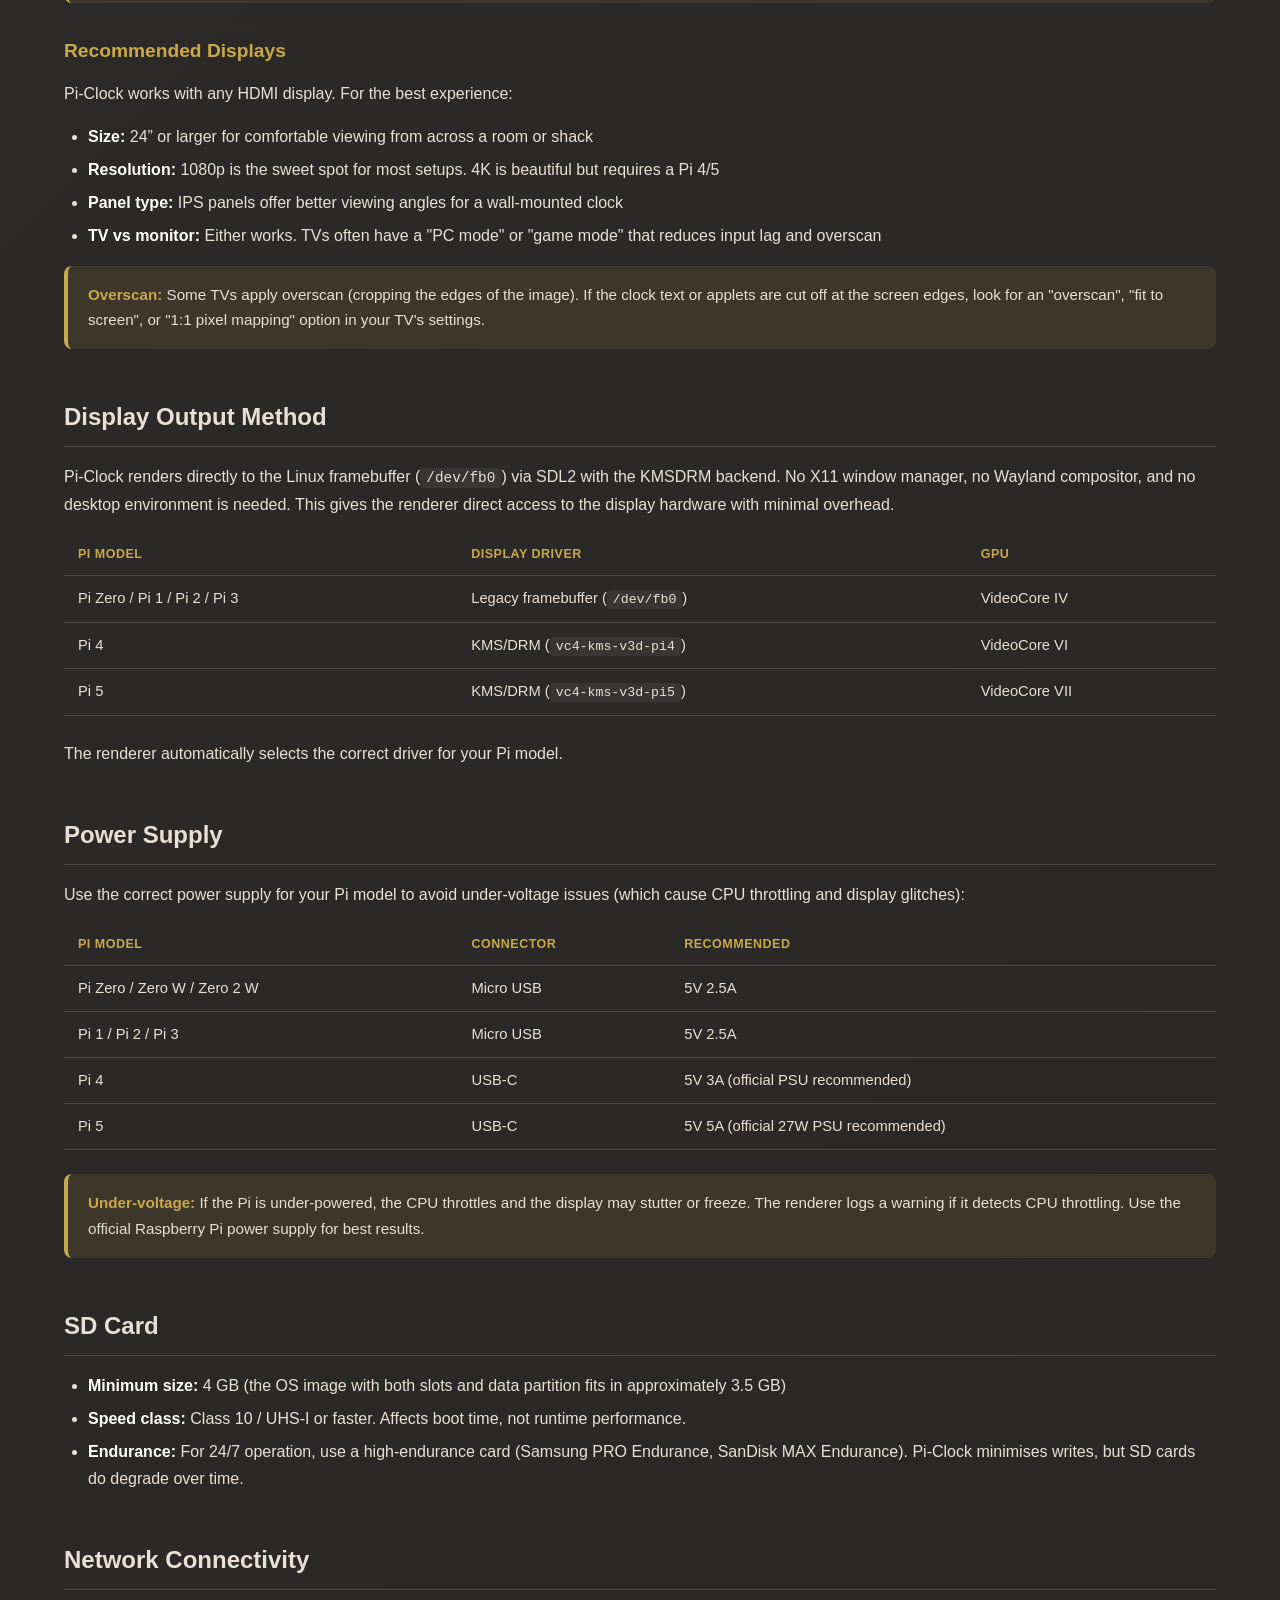
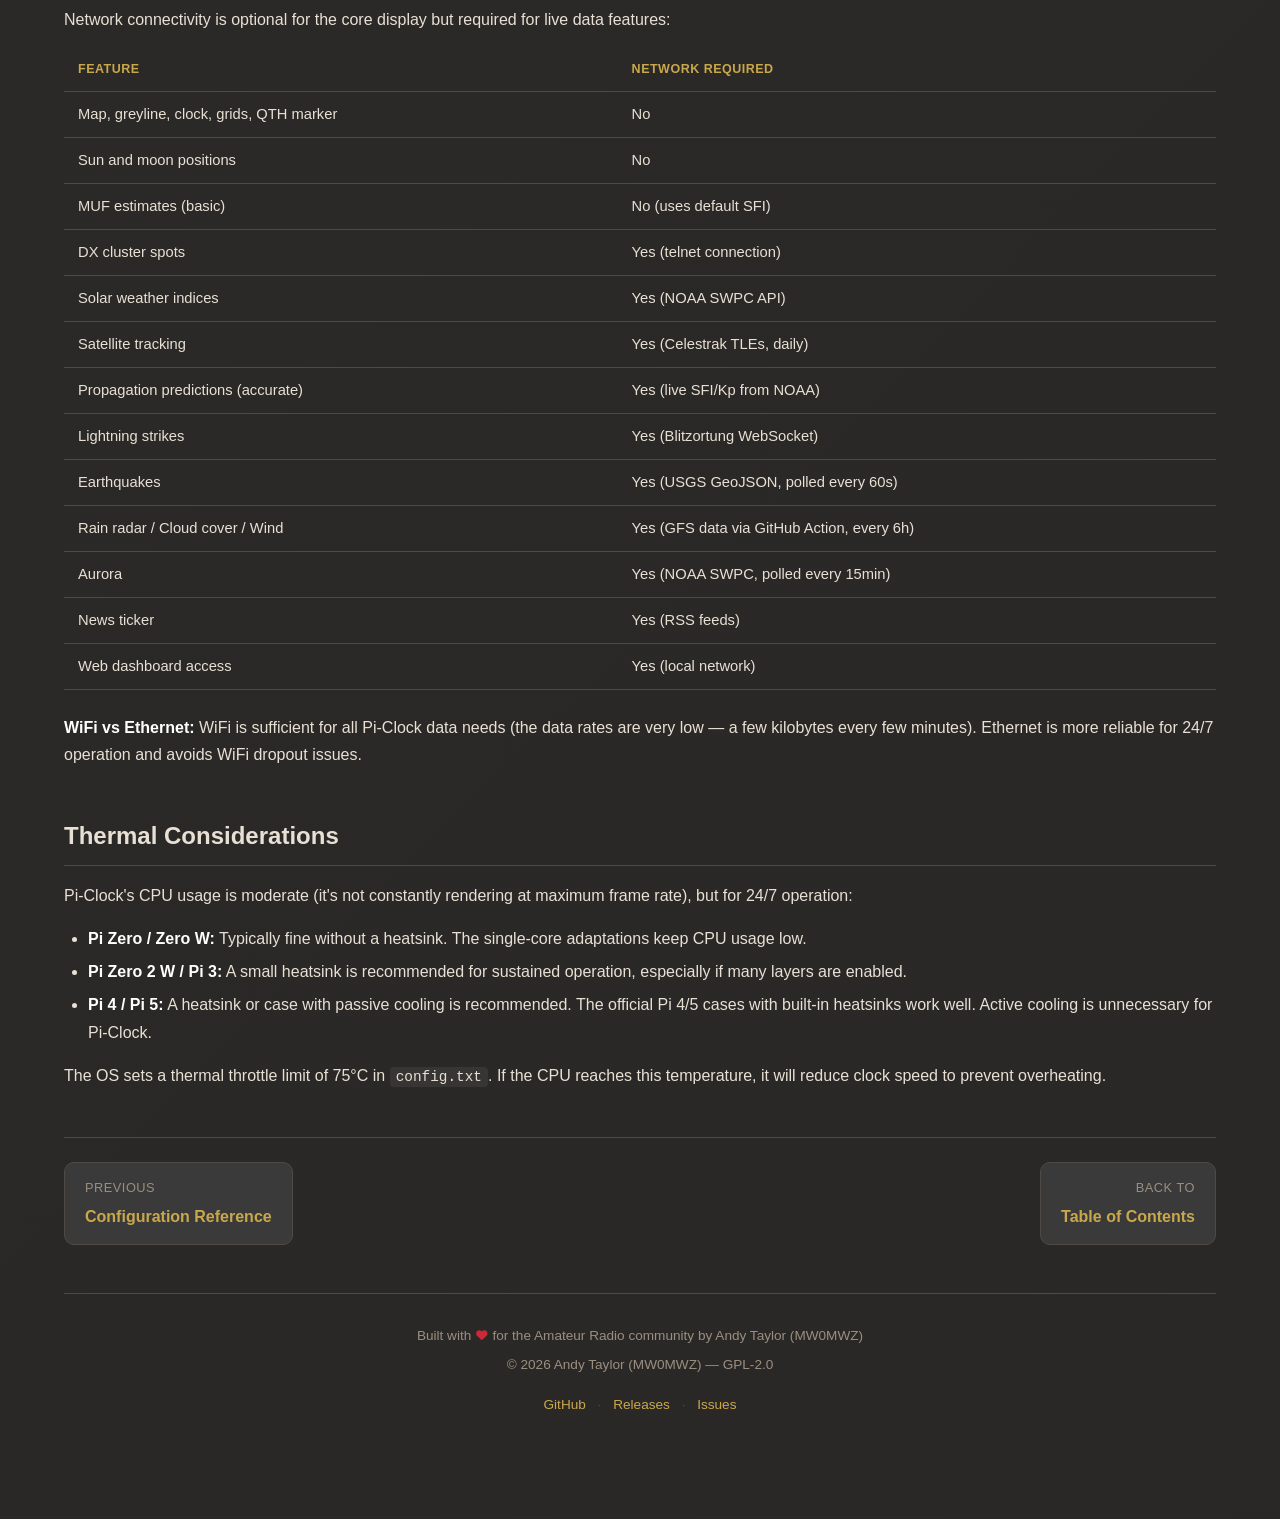
<file: manual/hardware.html>
<!DOCTYPE html>
<html lang="en">
<head>
    <meta charset="UTF-8">
    <meta name="viewport" content="width=device-width, initial-scale=1.0">
    <title>Hardware Guide - Pi-Clock Manual</title>
    <link rel="stylesheet" href="manual.css">
</head>
<body>

<nav class="topnav">
    <div class="topnav-inner">
        <a href="../index.html" class="topnav-brand">
            <img src="../logo.png" alt="Pi-Clock">
            Pi-Clock
        </a>
        <ul class="topnav-links">
            <li><a href="index.html">Manual</a></li>
            <li><a href="about.html">About</a></li>
            <li><a href="quick-start.html">Quick Start</a></li>
            <li><a href="imaging.html">Imaging</a></li>
            <li><a href="installation.html">Installation</a></li>
            <li><a href="display.html">Display</a></li>
            <li><a href="applets.html">Applets</a></li>
            <li><a href="dashboard.html">Dashboard</a></li>
            <li><a href="configuration.html">Config</a></li>
            <li><a href="hardware.html" class="active">Hardware</a></li>
            <li><a href="../config-generator.html">Configurator</a></li>
        </ul>
        <button class="nav-toggle" onclick="document.querySelector('.topnav-links').classList.toggle('open')" aria-label="Toggle navigation menu"><svg class="icon" aria-hidden="true"><use href="/icons.svg#icon-menu"/></svg></button>
    </div>
</nav>

<div class="container">

    <div class="page-header">
        <h1>Hardware Guide</h1>
        <p class="subtitle">Supported Raspberry Pi models, display resolution limits, and performance considerations.</p>
    </div>

    <!-- ── Supported Models ──────────────────────────────────── -->
    <h2>Supported Raspberry Pi Models</h2>

    <p>Pi-Clock runs on every Raspberry Pi model with HDMI output. The software automatically adapts its behaviour based on the number of CPU cores and available GPU capabilities.</p>

    <table>
        <thead>
            <tr>
                <th>Model</th>
                <th>CPU</th>
                <th>Cores</th>
                <th>RAM</th>
                <th>Max Resolution</th>
                <th>WiFi</th>
            </tr>
        </thead>
        <tbody>
            <tr>
                <td><strong>Pi Zero W</strong></td>
                <td>ARM11 @ 1 GHz</td>
                <td>1</td>
                <td>512 MB</td>
                <td>1080p</td>
                <td>Built-in</td>
            </tr>
            <tr>
                <td><strong>Pi Zero 2 W</strong></td>
                <td>Cortex-A53 @ 1 GHz</td>
                <td>4</td>
                <td>512 MB</td>
                <td>1080p</td>
                <td>Built-in</td>
            </tr>
            <tr>
                <td><strong>Pi 1 Model B+</strong></td>
                <td>ARM11 @ 700 MHz</td>
                <td>1</td>
                <td>512 MB</td>
                <td>1080p</td>
                <td>No (USB adapter)</td>
            </tr>
            <tr>
                <td><strong>Pi 2 Model B</strong></td>
                <td>Cortex-A7 @ 900 MHz</td>
                <td>4</td>
                <td>1 GB</td>
                <td>1080p</td>
                <td>No (USB adapter)</td>
            </tr>
            <tr>
                <td><strong>Pi 3 Model B/B+</strong></td>
                <td>Cortex-A53 @ 1.2&ndash;1.4 GHz</td>
                <td>4</td>
                <td>1 GB</td>
                <td>1080p</td>
                <td>Built-in</td>
            </tr>
            <tr>
                <td><strong>Pi 4 Model B</strong></td>
                <td>Cortex-A72 @ 1.5&ndash;1.8 GHz</td>
                <td>4</td>
                <td>1&ndash;8 GB</td>
                <td>4K</td>
                <td>Built-in</td>
            </tr>
            <tr>
                <td><strong>Pi 5</strong></td>
                <td>Cortex-A76 @ 2.4 GHz</td>
                <td>4</td>
                <td>2&ndash;8 GB</td>
                <td>4K</td>
                <td>Built-in</td>
            </tr>
        </tbody>
    </table>

    <div class="callout callout-success">
        <p><strong>Recommended model:</strong> The <strong>Raspberry Pi Zero 2 W</strong> offers the best balance of cost, size, and performance for Pi-Clock. It has 4 cores (enabling smooth scroll, seconds display, and comfortable multi-layer rendering) in the same tiny form factor as the original Zero W. For 4K displays or heavy satellite tracking, choose a <strong>Pi 4</strong> or <strong>Pi 5</strong>.</p>
    </div>

    <!-- ── Resolution Limits ─────────────────────────────────── -->
    <h2>Display Resolution</h2>

    <h3>Supported Resolutions</h3>

    <table>
        <thead>
            <tr>
                <th>Resolution</th>
                <th>Pixels</th>
                <th>Supported Models</th>
            </tr>
        </thead>
        <tbody>
            <tr>
                <td><strong>720p</strong></td>
                <td>1280 &times; 720</td>
                <td>All models</td>
            </tr>
            <tr>
                <td><strong>1080p</strong></td>
                <td>1920 &times; 1080</td>
                <td>All models (default)</td>
            </tr>
            <tr>
                <td><strong>1440p</strong></td>
                <td>2560 &times; 1440</td>
                <td>Pi 4, Pi 5 only</td>
            </tr>
            <tr>
                <td><strong>4K</strong></td>
                <td>3840 &times; 2160</td>
                <td>Pi 4, Pi 5 only (HDMI 2.0)</td>
            </tr>
        </tbody>
    </table>

    <div class="callout callout-warning">
        <p><strong>Single-core Pi models (Zero W, Pi 1) are capped at 1080p.</strong> Even if connected to a 4K monitor, the renderer will render at 1080p because the single-core CPU cannot sustain 4K rendering at an acceptable frame rate. The resolution cap is enforced automatically at boot.</p>
    </div>

    <h3>Resolution Detection</h3>

    <p>Pi-Clock detects the display resolution in this priority order:</p>

    <ol>
        <li><strong>User override</strong> &mdash; if you selected a specific resolution in the dashboard or <code>pi-clock-renderer.conf</code>, that resolution is used (requires reboot to apply).</li>
        <li><strong>CPU core cap</strong> &mdash; single-core Pi models are capped at 1080p regardless of the display.</li>
        <li><strong>Monitor EDID</strong> &mdash; the framebuffer auto-detects the native resolution from the monitor's HDMI EDID data.</li>
        <li><strong>Fallback</strong> &mdash; if detection fails, defaults to 1080p.</li>
    </ol>

    <h3>Framebuffer Requirements</h3>

    <p>The renderer requires a <strong>32-bit colour depth</strong> (ARGB8888) framebuffer. This is set automatically in the Pi-Clock OS image via <code>framebuffer_depth=32</code> in <code>/boot/firmware/config.txt</code>. If you are running Pi-Clock on a custom Alpine Linux installation, ensure this setting is present.</p>

    <!-- ── Single vs Multi Core ──────────────────────────────── -->
    <h2>Single-Core vs Multi-Core Behaviour</h2>

    <p>Pi-Clock automatically detects the number of CPU cores at startup and adapts several features accordingly. This ensures the best possible experience on every Pi model without manual tuning.</p>

    <table>
        <thead>
            <tr>
                <th>Feature</th>
                <th>Single-Core (Pi Zero W, Pi 1)</th>
                <th>Multi-Core (Pi 2, 3, 4, 5, Zero 2 W)</th>
            </tr>
        </thead>
        <tbody>
            <tr>
                <td><strong>Clock display</strong></td>
                <td>Hours and minutes only</td>
                <td>Hours, minutes, and seconds</td>
            </tr>
            <tr>
                <td><strong>HUD update rate</strong></td>
                <td>Every 60 seconds</td>
                <td>Every 1 second</td>
            </tr>
            <tr>
                <td><strong>News ticker mode</strong></td>
                <td>Headlines only (fly-in, hold, next)</td>
                <td>Smooth scroll or Headlines (user choice)</td>
            </tr>
            <tr>
                <td><strong>Ticker frame rate</strong></td>
                <td>30 FPS</td>
                <td>Display refresh rate</td>
            </tr>
            <tr>
                <td><strong>Max resolution</strong></td>
                <td>1080p (hard cap)</td>
                <td>Up to 4K (Pi 4/5)</td>
            </tr>
            <tr>
                <td><strong>Satellite tracking</strong></td>
                <td>3&ndash;5 satellites recommended</td>
                <td>All satellites comfortably</td>
            </tr>
        </tbody>
    </table>

    <p>All other features (layers, applets, DX cluster, solar weather, propagation models) work identically on every model. The renderer's layer-caching system means static layers like grids and borders have zero ongoing CPU cost regardless of hardware.</p>

    <!-- ── Performance ───────────────────────────────────────── -->
    <h2>Performance Considerations</h2>

    <h3>Layer CPU Cost</h3>

    <p>Not all layers are equal in CPU usage. Here's a rough guide to help you choose which layers to enable on constrained hardware:</p>

    <table>
        <thead><tr><th>CPU Cost</th><th>Layers</th><th>Notes</th></tr></thead>
        <tbody>
            <tr>
                <td><span class="badge green">Zero</span></td>
                <td>Base Map, Borders, Grid, Time Zones, CQ Zones, Maidenhead</td>
                <td>Static layers &mdash; rendered once, composited from cache. No ongoing cost.</td>
            </tr>
            <tr>
                <td><span class="badge green">Very Low</span></td>
                <td>Sun, Moon, QTH Marker, HUD (60s mode)</td>
                <td>Simple calculations, update only every 60 seconds.</td>
            </tr>
            <tr>
                <td><span class="badge">Low</span></td>
                <td>HUD (1s mode), DX Spots, News Ticker (headlines), Lightning, Earthquakes</td>
                <td>Frequent updates but lightweight rendering. Lightning and earthquake layers re-render every second but draw very few primitives.</td>
            </tr>
            <tr>
                <td><span class="badge green">Zero (cached)</span></td>
                <td>Rain Radar, Cloud Cover, Wind, Aurora</td>
                <td>Rendered once when new data arrives (every 6h for GFS, 15min for aurora), then cached on a surface. Zero per-frame cost. Wind streamlines take ~2-3s to compute on Pi Zero W but this happens only every few hours.</td>
            </tr>
            <tr>
                <td><span class="badge gold">Medium</span></td>
                <td>Daylight, News Ticker (smooth scroll), Satellite Tracking</td>
                <td>Daylight does per-pixel solar math every 60s. Satellites propagate on every frame. Smooth scroll animates continuously.</td>
            </tr>
            <tr>
                <td><span class="badge orange">Higher</span></td>
                <td>Propagation Heat Map</td>
                <td>Computes MUF/LUF for 180&times;90 grid cells. Recalculates every minute.</td>
            </tr>
        </tbody>
    </table>

    <h3>Recommendations by Model</h3>

    <div class="feature-block">
        <h3>Pi Zero W (1 core, 512 MB)</h3>
        <p>The most constrained platform. Pi-Clock is specifically optimised for this hardware, but be selective about which features you enable.</p>
        <ul>
            <li>Stick to 1080p or 720p</li>
            <li>The core display (map + daylight + clock + borders) runs comfortably</li>
            <li>Add DX spots, solar weather applet, and a few layers without issue</li>
            <li>Limit satellite tracking to 3&ndash;5 satellites</li>
            <li>Use headlines mode for the news ticker (forced automatically)</li>
            <li>The propagation heat map works but adds noticeable load</li>
            <li>Avoid enabling everything simultaneously</li>
        </ul>
    </div>

    <div class="feature-block">
        <h3>Pi Zero 2 W / Pi 2 / Pi 3 (4 cores, 512 MB&ndash;1 GB)</h3>
        <p>A significant step up from the single-core models. Comfortable for most configurations.</p>
        <ul>
            <li>1080p renders very smoothly</li>
            <li>All layers and applets can run simultaneously</li>
            <li>Smooth scroll ticker works well</li>
            <li>Track 10+ satellites without issue</li>
            <li>Propagation heat map + VOACAP applet together are fine</li>
        </ul>
    </div>

    <div class="feature-block">
        <h3>Pi 4 / Pi 5 (4 cores, 1&ndash;8 GB)</h3>
        <p>More than enough power for everything Pi-Clock offers.</p>
        <ul>
            <li>4K rendering works well (Pi 4 may drop frames with all layers; Pi 5 is smooth)</li>
            <li>Enable everything &mdash; all layers, all applets, all satellites</li>
            <li>Dual HDMI outputs on Pi 4/5 (Pi-Clock uses the first HDMI port)</li>
            <li>Consider 4K for wall-mounted displays where detail matters</li>
        </ul>
    </div>

    <!-- ── Display Hardware ──────────────────────────────────── -->
    <h2>Display Hardware</h2>

    <h3>HDMI Connections</h3>

    <table>
        <thead><tr><th>Pi Model</th><th>HDMI Type</th><th>Max Output</th></tr></thead>
        <tbody>
            <tr><td>Pi Zero / Zero W / Zero 2 W</td><td>Mini HDMI</td><td>1080p @ 60 Hz</td></tr>
            <tr><td>Pi 1 / Pi 2 / Pi 3</td><td>Full HDMI</td><td>1080p @ 60 Hz</td></tr>
            <tr><td>Pi 4</td><td>2&times; Micro HDMI</td><td>4K @ 30 Hz</td></tr>
            <tr><td>Pi 5</td><td>2&times; Micro HDMI</td><td>4K @ 30 Hz</td></tr>
        </tbody>
    </table>

    <div class="callout callout-info">
        <p><strong>HDMI adapters:</strong> Pi Zero models need a mini-HDMI to HDMI adapter or cable. Pi 4/5 need micro-HDMI to HDMI. Make sure you have the right adapter for your Pi model.</p>
    </div>

    <div class="callout callout-warning">
        <p><strong>Why 30 Hz at 4K?</strong> Pi-Clock always uses 4K @ 30 Hz rather than 60 Hz. This ensures maximum compatibility across display hardware and avoids a known issue on the Pi 5 where 4K @ 60 Hz causes interference with the 2.4 GHz WiFi radio.</p>
    </div>

    <h3>Recommended Displays</h3>

    <p>Pi-Clock works with any HDMI display. For the best experience:</p>

    <ul>
        <li><strong>Size:</strong> 24&rdquo; or larger for comfortable viewing from across a room or shack</li>
        <li><strong>Resolution:</strong> 1080p is the sweet spot for most setups. 4K is beautiful but requires a Pi 4/5</li>
        <li><strong>Panel type:</strong> IPS panels offer better viewing angles for a wall-mounted clock</li>
        <li><strong>TV vs monitor:</strong> Either works. TVs often have a "PC mode" or "game mode" that reduces input lag and overscan</li>
    </ul>

    <div class="callout callout-warning">
        <p><strong>Overscan:</strong> Some TVs apply overscan (cropping the edges of the image). If the clock text or applets are cut off at the screen edges, look for an "overscan", "fit to screen", or "1:1 pixel mapping" option in your TV's settings.</p>
    </div>

    <!-- ── Display Output ────────────────────────────────────── -->
    <h2>Display Output Method</h2>

    <p>Pi-Clock renders directly to the Linux framebuffer (<code>/dev/fb0</code>) via SDL2 with the KMSDRM backend. No X11 window manager, no Wayland compositor, and no desktop environment is needed. This gives the renderer direct access to the display hardware with minimal overhead.</p>

    <table>
        <thead><tr><th>Pi Model</th><th>Display Driver</th><th>GPU</th></tr></thead>
        <tbody>
            <tr><td>Pi Zero / Pi 1 / Pi 2 / Pi 3</td><td>Legacy framebuffer (<code>/dev/fb0</code>)</td><td>VideoCore IV</td></tr>
            <tr><td>Pi 4</td><td>KMS/DRM (<code>vc4-kms-v3d-pi4</code>)</td><td>VideoCore VI</td></tr>
            <tr><td>Pi 5</td><td>KMS/DRM (<code>vc4-kms-v3d-pi5</code>)</td><td>VideoCore VII</td></tr>
        </tbody>
    </table>

    <p>The renderer automatically selects the correct driver for your Pi model.</p>

    <!-- ── Power Supply ──────────────────────────────────────── -->
    <h2>Power Supply</h2>

    <p>Use the correct power supply for your Pi model to avoid under-voltage issues (which cause CPU throttling and display glitches):</p>

    <table>
        <thead><tr><th>Pi Model</th><th>Connector</th><th>Recommended</th></tr></thead>
        <tbody>
            <tr><td>Pi Zero / Zero W / Zero 2 W</td><td>Micro USB</td><td>5V 2.5A</td></tr>
            <tr><td>Pi 1 / Pi 2 / Pi 3</td><td>Micro USB</td><td>5V 2.5A</td></tr>
            <tr><td>Pi 4</td><td>USB-C</td><td>5V 3A (official PSU recommended)</td></tr>
            <tr><td>Pi 5</td><td>USB-C</td><td>5V 5A (official 27W PSU recommended)</td></tr>
        </tbody>
    </table>

    <div class="callout callout-warning">
        <p><strong>Under-voltage:</strong> If the Pi is under-powered, the CPU throttles and the display may stutter or freeze. The renderer logs a warning if it detects CPU throttling. Use the official Raspberry Pi power supply for best results.</p>
    </div>

    <!-- ── SD Card ───────────────────────────────────────────── -->
    <h2>SD Card</h2>

    <ul>
        <li><strong>Minimum size:</strong> 4 GB (the OS image with both slots and data partition fits in approximately 3.5 GB)</li>
        <li><strong>Speed class:</strong> Class 10 / UHS-I or faster. Affects boot time, not runtime performance.</li>
        <li><strong>Endurance:</strong> For 24/7 operation, use a high-endurance card (Samsung PRO Endurance, SanDisk MAX Endurance). Pi-Clock minimises writes, but SD cards do degrade over time.</li>
    </ul>

    <!-- ── Network ───────────────────────────────────────────── -->
    <h2>Network Connectivity</h2>

    <p>Network connectivity is optional for the core display but required for live data features:</p>

    <table>
        <thead><tr><th>Feature</th><th>Network Required</th></tr></thead>
        <tbody>
            <tr><td>Map, greyline, clock, grids, QTH marker</td><td>No</td></tr>
            <tr><td>Sun and moon positions</td><td>No</td></tr>
            <tr><td>MUF estimates (basic)</td><td>No (uses default SFI)</td></tr>
            <tr><td>DX cluster spots</td><td>Yes (telnet connection)</td></tr>
            <tr><td>Solar weather indices</td><td>Yes (NOAA SWPC API)</td></tr>
            <tr><td>Satellite tracking</td><td>Yes (Celestrak TLEs, daily)</td></tr>
            <tr><td>Propagation predictions (accurate)</td><td>Yes (live SFI/Kp from NOAA)</td></tr>
            <tr><td>Lightning strikes</td><td>Yes (Blitzortung WebSocket)</td></tr>
            <tr><td>Earthquakes</td><td>Yes (USGS GeoJSON, polled every 60s)</td></tr>
            <tr><td>Rain radar / Cloud cover / Wind</td><td>Yes (GFS data via GitHub Action, every 6h)</td></tr>
            <tr><td>Aurora</td><td>Yes (NOAA SWPC, polled every 15min)</td></tr>
            <tr><td>News ticker</td><td>Yes (RSS feeds)</td></tr>
            <tr><td>Web dashboard access</td><td>Yes (local network)</td></tr>
        </tbody>
    </table>

    <p><strong>WiFi vs Ethernet:</strong> WiFi is sufficient for all Pi-Clock data needs (the data rates are very low &mdash; a few kilobytes every few minutes). Ethernet is more reliable for 24/7 operation and avoids WiFi dropout issues.</p>

    <!-- ── Thermal ───────────────────────────────────────────── -->
    <h2>Thermal Considerations</h2>

    <p>Pi-Clock's CPU usage is moderate (it's not constantly rendering at maximum frame rate), but for 24/7 operation:</p>

    <ul>
        <li><strong>Pi Zero / Zero W:</strong> Typically fine without a heatsink. The single-core adaptations keep CPU usage low.</li>
        <li><strong>Pi Zero 2 W / Pi 3:</strong> A small heatsink is recommended for sustained operation, especially if many layers are enabled.</li>
        <li><strong>Pi 4 / Pi 5:</strong> A heatsink or case with passive cooling is recommended. The official Pi 4/5 cases with built-in heatsinks work well. Active cooling is unnecessary for Pi-Clock.</li>
    </ul>

    <p>The OS sets a thermal throttle limit of 75&deg;C in <code>config.txt</code>. If the CPU reaches this temperature, it will reduce clock speed to prevent overheating.</p>

    <!-- Page navigation -->
    <div class="page-nav">
        <a href="configuration.html">
            <span class="label">Previous</span>
            <span class="title">Configuration Reference</span>
        </a>
        <a href="index.html" class="next">
            <span class="label">Back to</span>
            <span class="title">Table of Contents</span>
        </a>
    </div>

    <footer class="manual-footer">
        <p style="margin-bottom: 6px;">Built with <svg class="icon icon-heart" aria-label="love"><use href="/icons.svg#icon-heart"/></svg> for the Amateur Radio community by Andy Taylor (MW0MWZ)</p>
        <p>&copy; 2026 Andy Taylor (MW0MWZ) &mdash; GPL-2.0</p>
        <p style="margin-top: 6px;">
            <a href="https://github.com/MW0MWZ/Pi-Clock">GitHub</a>
            <span class="footer-sep">&middot;</span>
            <a href="https://github.com/MW0MWZ/Pi-Clock/releases/latest">Releases</a>
            <span class="footer-sep">&middot;</span>
            <a href="https://github.com/MW0MWZ/Pi-Clock/issues">Issues</a>
        </p>
    </footer>

</div>
</body>
</html>
</file>
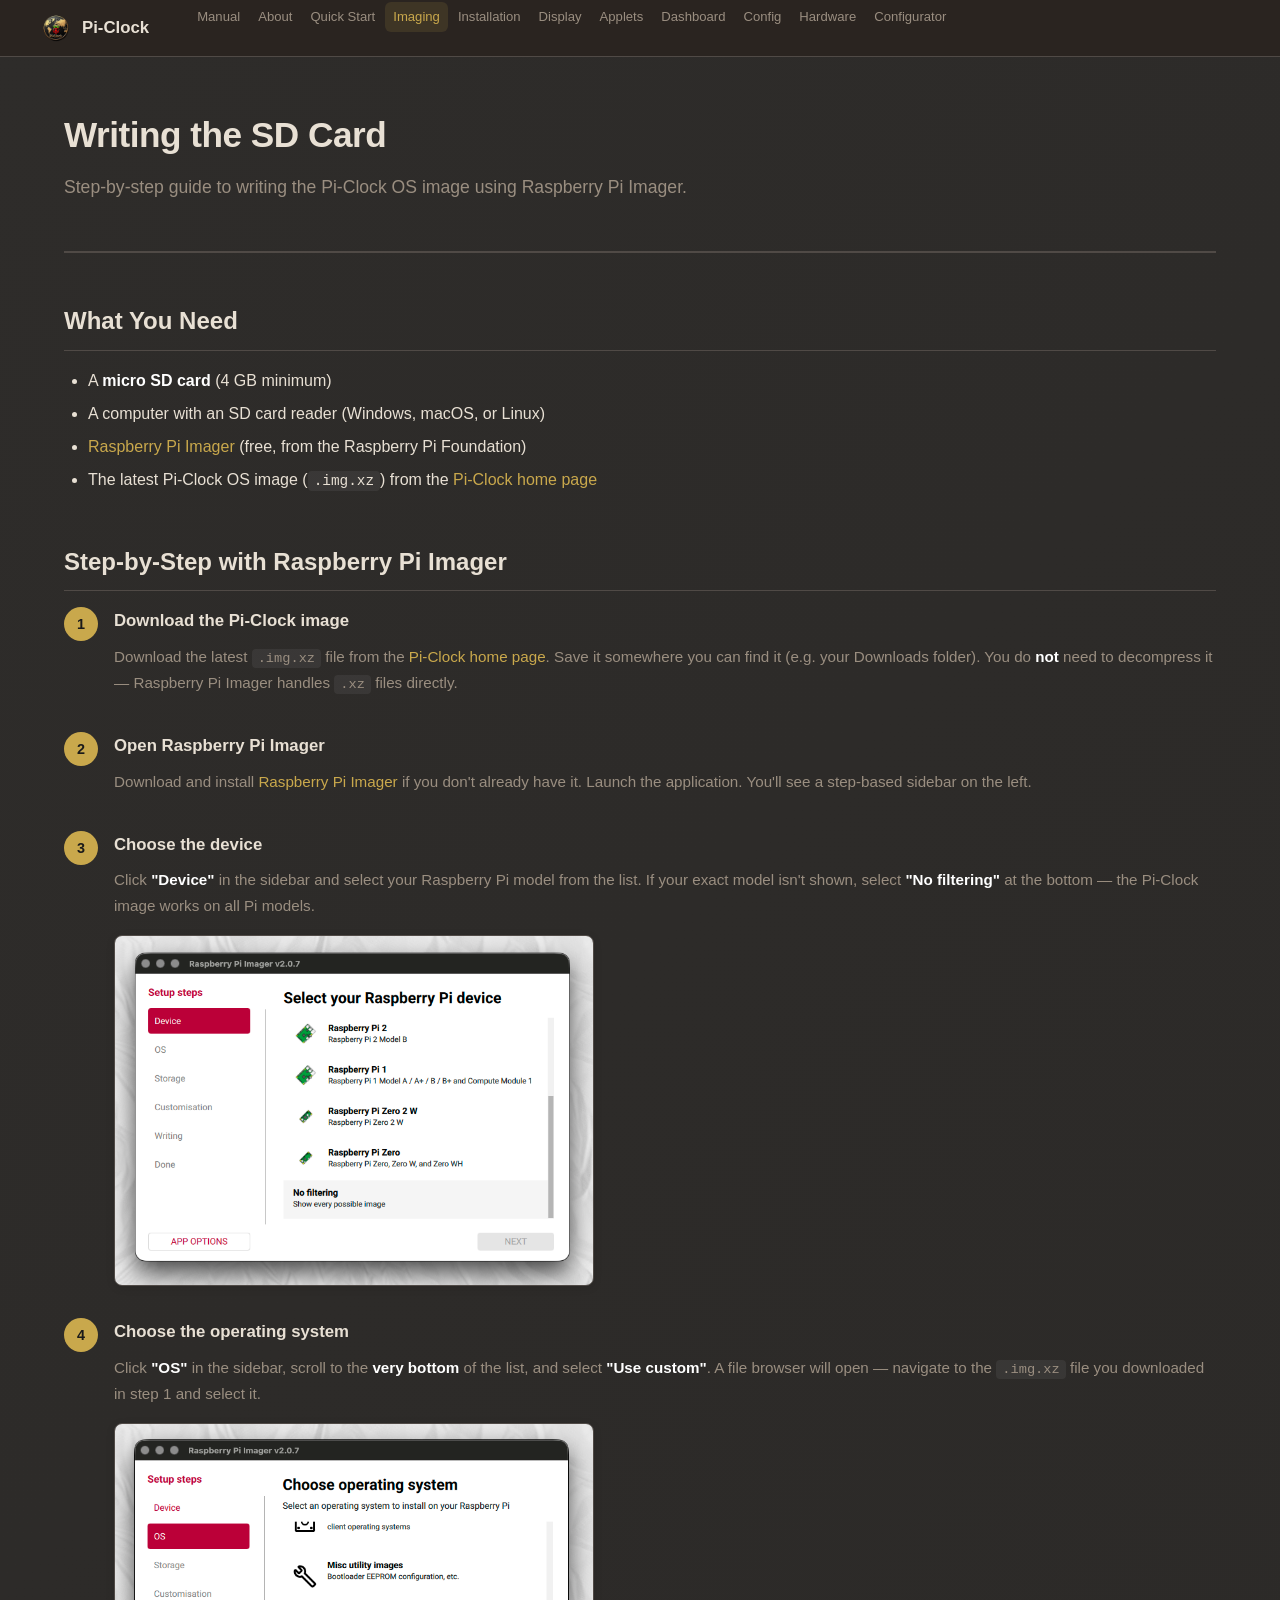
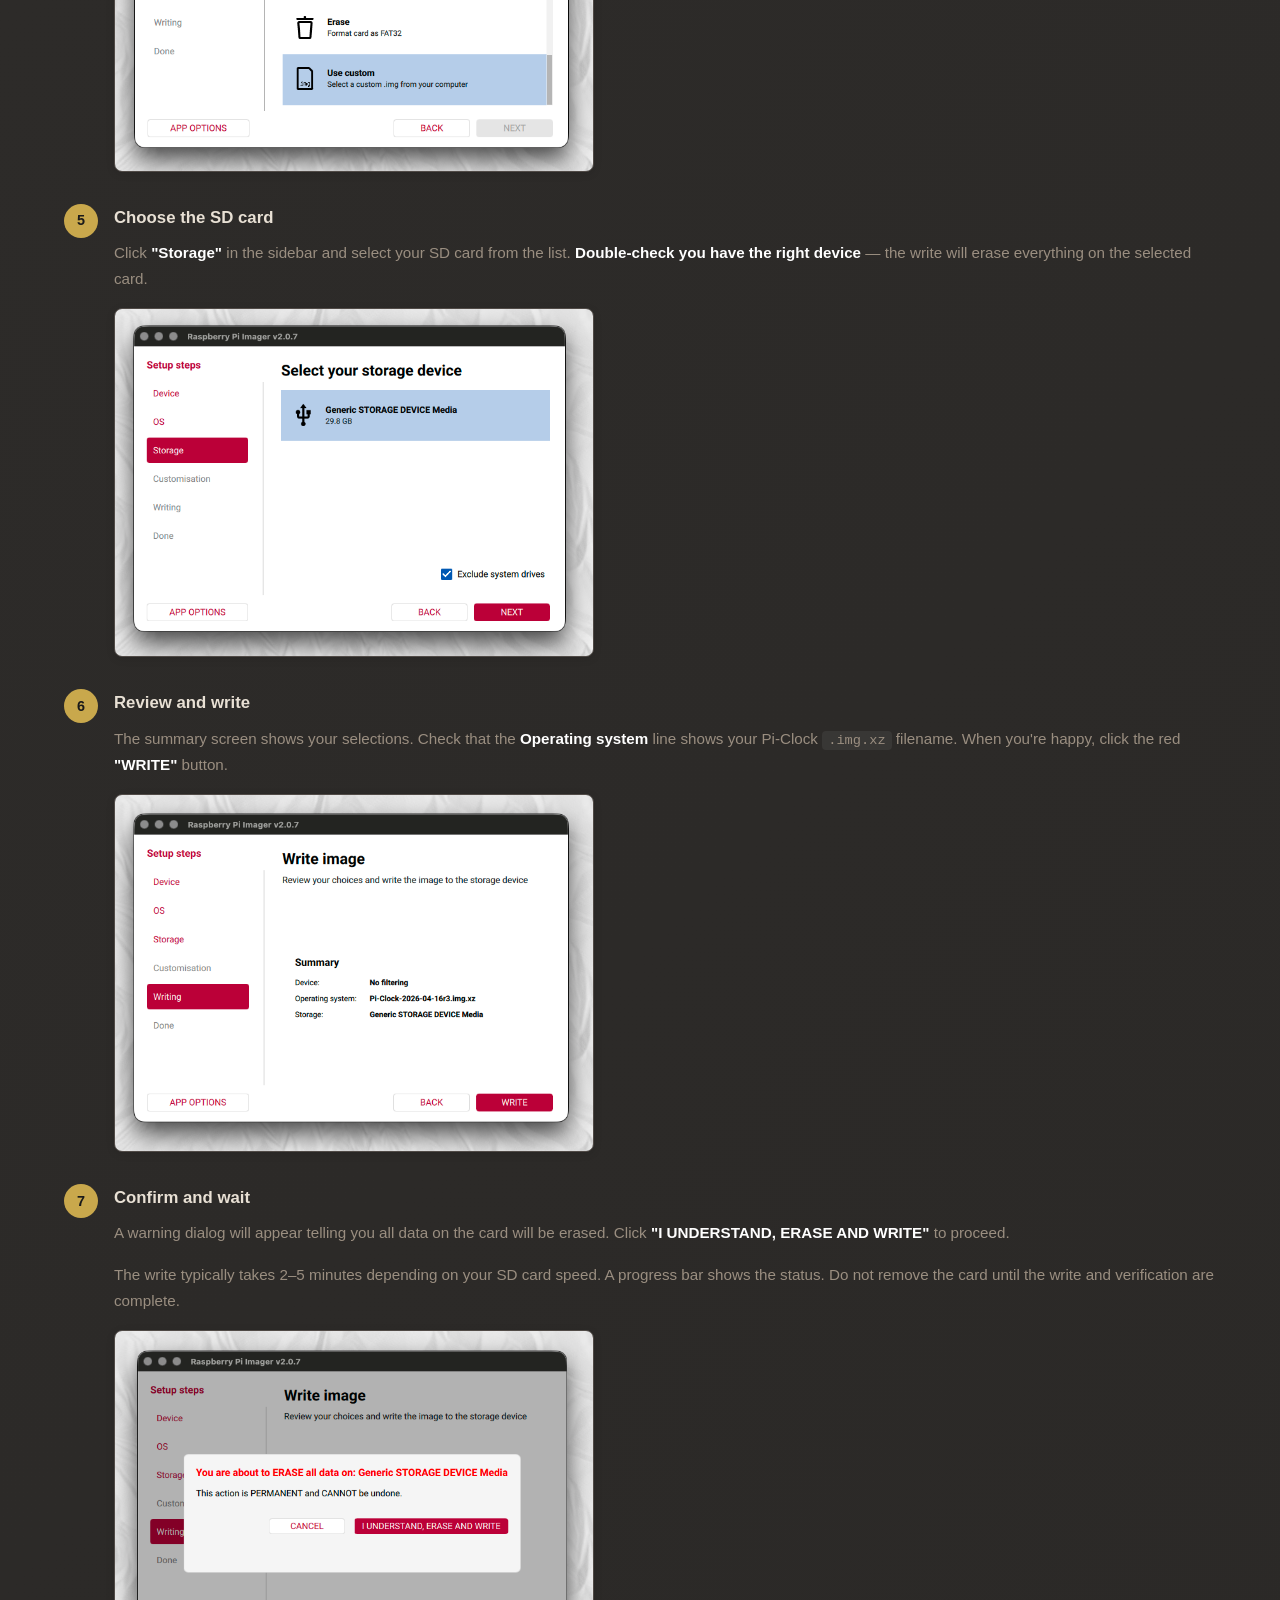
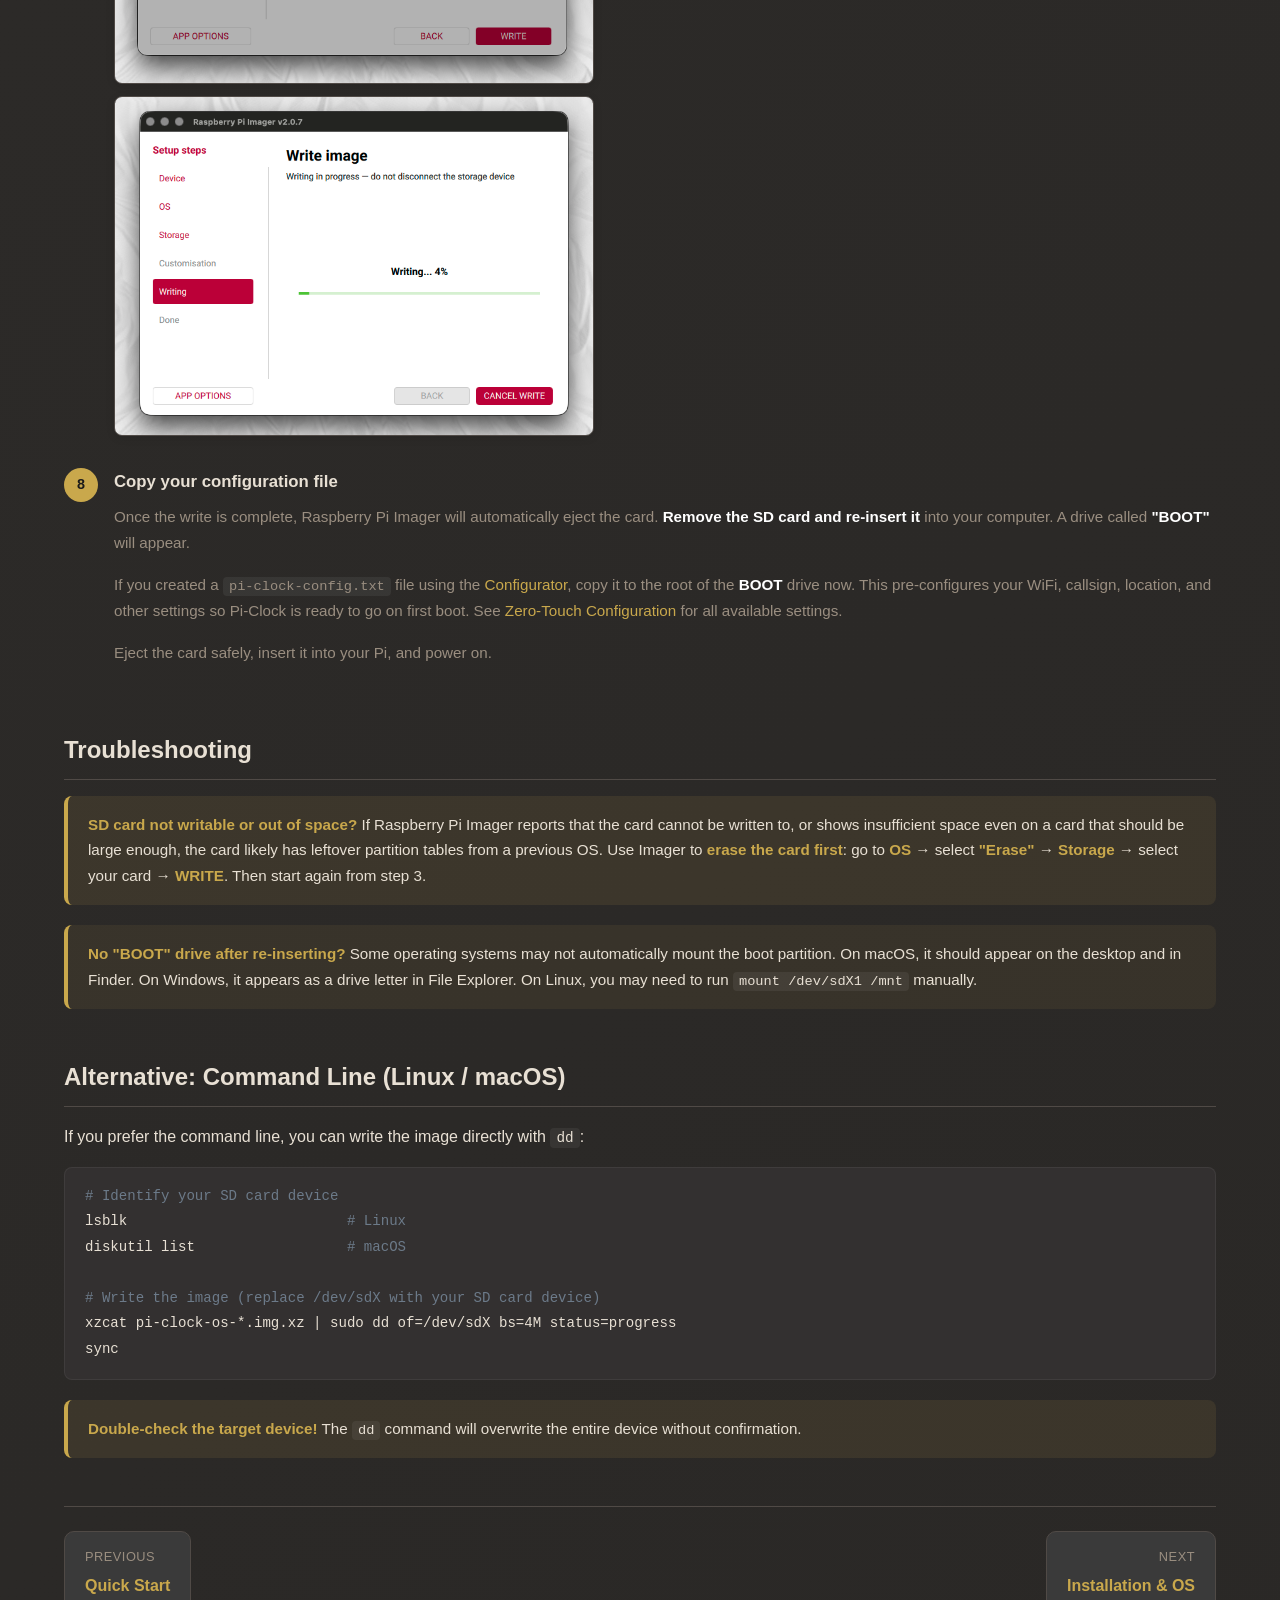
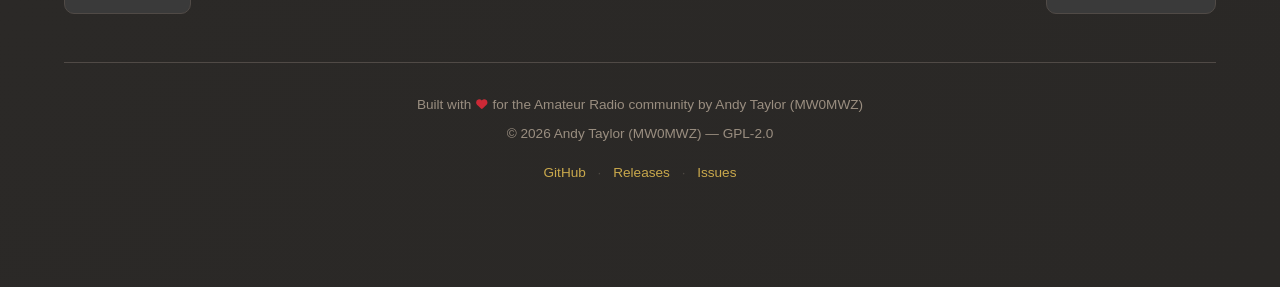
<file: manual/imaging.html>
<!DOCTYPE html>
<html lang="en">
<head>
    <meta charset="UTF-8">
    <meta name="viewport" content="width=device-width, initial-scale=1.0">
    <title>Writing the SD Card - Pi-Clock Manual</title>
    <link rel="stylesheet" href="manual.css">
</head>
<body>

<nav class="topnav">
    <div class="topnav-inner">
        <a href="../index.html" class="topnav-brand">
            <img src="../logo.png" alt="Pi-Clock">
            Pi-Clock
        </a>
        <ul class="topnav-links">
            <li><a href="index.html">Manual</a></li>
            <li><a href="about.html">About</a></li>
            <li><a href="quick-start.html">Quick Start</a></li>
            <li><a href="imaging.html" class="active">Imaging</a></li>
            <li><a href="installation.html">Installation</a></li>
            <li><a href="display.html">Display</a></li>
            <li><a href="applets.html">Applets</a></li>
            <li><a href="dashboard.html">Dashboard</a></li>
            <li><a href="configuration.html">Config</a></li>
            <li><a href="hardware.html">Hardware</a></li>
            <li><a href="../config-generator.html">Configurator</a></li>
        </ul>
        <button class="nav-toggle" onclick="document.querySelector('.topnav-links').classList.toggle('open')" aria-label="Toggle navigation menu"><svg class="icon" aria-hidden="true"><use href="/icons.svg#icon-menu"/></svg></button>
    </div>
</nav>

<div class="container">

    <div class="page-header">
        <h1>Writing the SD Card</h1>
        <p class="subtitle">Step-by-step guide to writing the Pi-Clock OS image using Raspberry Pi Imager.</p>
    </div>

    <h2>What You Need</h2>

    <ul>
        <li>A <strong>micro SD card</strong> (4 GB minimum)</li>
        <li>A computer with an SD card reader (Windows, macOS, or Linux)</li>
        <li><a href="https://www.raspberrypi.com/software/">Raspberry Pi Imager</a> (free, from the Raspberry Pi Foundation)</li>
        <li>The latest Pi-Clock OS image (<code>.img.xz</code>) from the <a href="../index.html">Pi-Clock home page</a></li>
    </ul>

    <h2>Step-by-Step with Raspberry Pi Imager</h2>

    <div class="steps">

        <div class="step">
            <div class="step-num">1</div>
            <div class="step-content">
                <h4>Download the Pi-Clock image</h4>
                <p>Download the latest <code>.img.xz</code> file from the <a href="../index.html">Pi-Clock home page</a>. Save it somewhere you can find it (e.g. your Downloads folder). You do <strong>not</strong> need to decompress it &mdash; Raspberry Pi Imager handles <code>.xz</code> files directly.</p>
            </div>
        </div>

        <div class="step">
            <div class="step-num">2</div>
            <div class="step-content">
                <h4>Open Raspberry Pi Imager</h4>
                <p>Download and install <a href="https://www.raspberrypi.com/software/">Raspberry Pi Imager</a> if you don't already have it. Launch the application. You'll see a step-based sidebar on the left.</p>
            </div>
        </div>

        <div class="step">
            <div class="step-num">3</div>
            <div class="step-content">
                <h4>Choose the device</h4>
                <p>Click <strong>"Device"</strong> in the sidebar and select your Raspberry Pi model from the list. If your exact model isn't shown, select <strong>"No filtering"</strong> at the bottom &mdash; the Pi-Clock image works on all Pi models.</p>
                <img src="images/imager-device.png" alt="Raspberry Pi Imager — Device selection showing Pi models and No filtering option" class="step-img">
            </div>
        </div>

        <div class="step">
            <div class="step-num">4</div>
            <div class="step-content">
                <h4>Choose the operating system</h4>
                <p>Click <strong>"OS"</strong> in the sidebar, scroll to the <strong>very bottom</strong> of the list, and select <strong>"Use custom"</strong>. A file browser will open &mdash; navigate to the <code>.img.xz</code> file you downloaded in step 1 and select it.</p>
                <img src="images/imager-os.png" alt="Raspberry Pi Imager — OS selection with Use custom highlighted at the bottom" class="step-img">
            </div>
        </div>

        <div class="step">
            <div class="step-num">5</div>
            <div class="step-content">
                <h4>Choose the SD card</h4>
                <p>Click <strong>"Storage"</strong> in the sidebar and select your SD card from the list. <strong>Double-check you have the right device</strong> &mdash; the write will erase everything on the selected card.</p>
                <img src="images/imager-storage.png" alt="Raspberry Pi Imager — Storage selection showing an SD card" class="step-img">
            </div>
        </div>

        <div class="step">
            <div class="step-num">6</div>
            <div class="step-content">
                <h4>Review and write</h4>
                <p>The summary screen shows your selections. Check that the <strong>Operating system</strong> line shows your Pi-Clock <code>.img.xz</code> filename. When you're happy, click the red <strong>"WRITE"</strong> button.</p>
                <img src="images/imager-summary.png" alt="Raspberry Pi Imager — Write summary showing Pi-Clock image and storage device" class="step-img">
            </div>
        </div>

        <div class="step">
            <div class="step-num">7</div>
            <div class="step-content">
                <h4>Confirm and wait</h4>
                <p>A warning dialog will appear telling you all data on the card will be erased. Click <strong>"I UNDERSTAND, ERASE AND WRITE"</strong> to proceed.</p>
                <p>The write typically takes 2&ndash;5 minutes depending on your SD card speed. A progress bar shows the status. Do not remove the card until the write and verification are complete.</p>
                <img src="images/imager-confirm.png" alt="Raspberry Pi Imager — Erase confirmation dialog" class="step-img">
                <img src="images/imager-writing.png" alt="Raspberry Pi Imager — Writing in progress with progress bar" class="step-img">
            </div>
        </div>

        <div class="step">
            <div class="step-num">8</div>
            <div class="step-content">
                <h4>Copy your configuration file</h4>
                <p>Once the write is complete, Raspberry Pi Imager will automatically eject the card. <strong>Remove the SD card and re-insert it</strong> into your computer. A drive called <strong>"BOOT"</strong> will appear.</p>
                <p>If you created a <code>pi-clock-config.txt</code> file using the <a href="../config-generator.html">Configurator</a>, copy it to the root of the <strong>BOOT</strong> drive now. This pre-configures your WiFi, callsign, location, and other settings so Pi-Clock is ready to go on first boot. See <a href="installation.html#zero-touch">Zero-Touch Configuration</a> for all available settings.</p>
                <p>Eject the card safely, insert it into your Pi, and power on.</p>
            </div>
        </div>

    </div>

    <!-- ─── Troubleshooting ──────────────────────────────────── -->
    <h2>Troubleshooting</h2>

    <div class="callout callout-warning">
        <p><strong>SD card not writable or out of space?</strong> If Raspberry Pi Imager reports that the card cannot be written to, or shows insufficient space even on a card that should be large enough, the card likely has leftover partition tables from a previous OS. Use Imager to <strong>erase the card first</strong>: go to <strong>OS</strong> &rarr; select <strong>"Erase"</strong> &rarr; <strong>Storage</strong> &rarr; select your card &rarr; <strong>WRITE</strong>. Then start again from step 3.</p>
    </div>

    <div class="callout callout-info">
        <p><strong>No "BOOT" drive after re-inserting?</strong> Some operating systems may not automatically mount the boot partition. On macOS, it should appear on the desktop and in Finder. On Windows, it appears as a drive letter in File Explorer. On Linux, you may need to run <code>mount /dev/sdX1 /mnt</code> manually.</p>
    </div>

    <!-- ─── Command Line Alternative ─────────────────────────── -->
    <h2>Alternative: Command Line (Linux / macOS)</h2>

    <p>If you prefer the command line, you can write the image directly with <code>dd</code>:</p>

<pre><code><span class="comment"># Identify your SD card device</span>
lsblk                          <span class="comment"># Linux</span>
diskutil list                  <span class="comment"># macOS</span>

<span class="comment"># Write the image (replace /dev/sdX with your SD card device)</span>
xzcat pi-clock-os-*.img.xz | sudo dd of=/dev/sdX bs=4M status=progress
sync</code></pre>

    <div class="callout callout-warning">
        <p><strong>Double-check the target device!</strong> The <code>dd</code> command will overwrite the entire device without confirmation.</p>
    </div>

    <!-- Page navigation -->
    <div class="page-nav">
        <a href="quick-start.html">
            <span class="label">Previous</span>
            <span class="title">Quick Start</span>
        </a>
        <a href="installation.html" class="next">
            <span class="label">Next</span>
            <span class="title">Installation &amp; OS</span>
        </a>
    </div>

    <footer class="manual-footer">
        <p style="margin-bottom: 6px;">Built with <svg class="icon icon-heart" aria-label="love"><use href="/icons.svg#icon-heart"/></svg> for the Amateur Radio community by Andy Taylor (MW0MWZ)</p>
        <p>&copy; 2026 Andy Taylor (MW0MWZ) &mdash; GPL-2.0</p>
        <p style="margin-top: 6px;">
            <a href="https://github.com/MW0MWZ/Pi-Clock">GitHub</a>
            <span class="footer-sep">&middot;</span>
            <a href="https://github.com/MW0MWZ/Pi-Clock/releases/latest">Releases</a>
            <span class="footer-sep">&middot;</span>
            <a href="https://github.com/MW0MWZ/Pi-Clock/issues">Issues</a>
        </p>
    </footer>

</div>
</body>
</html>
</file>
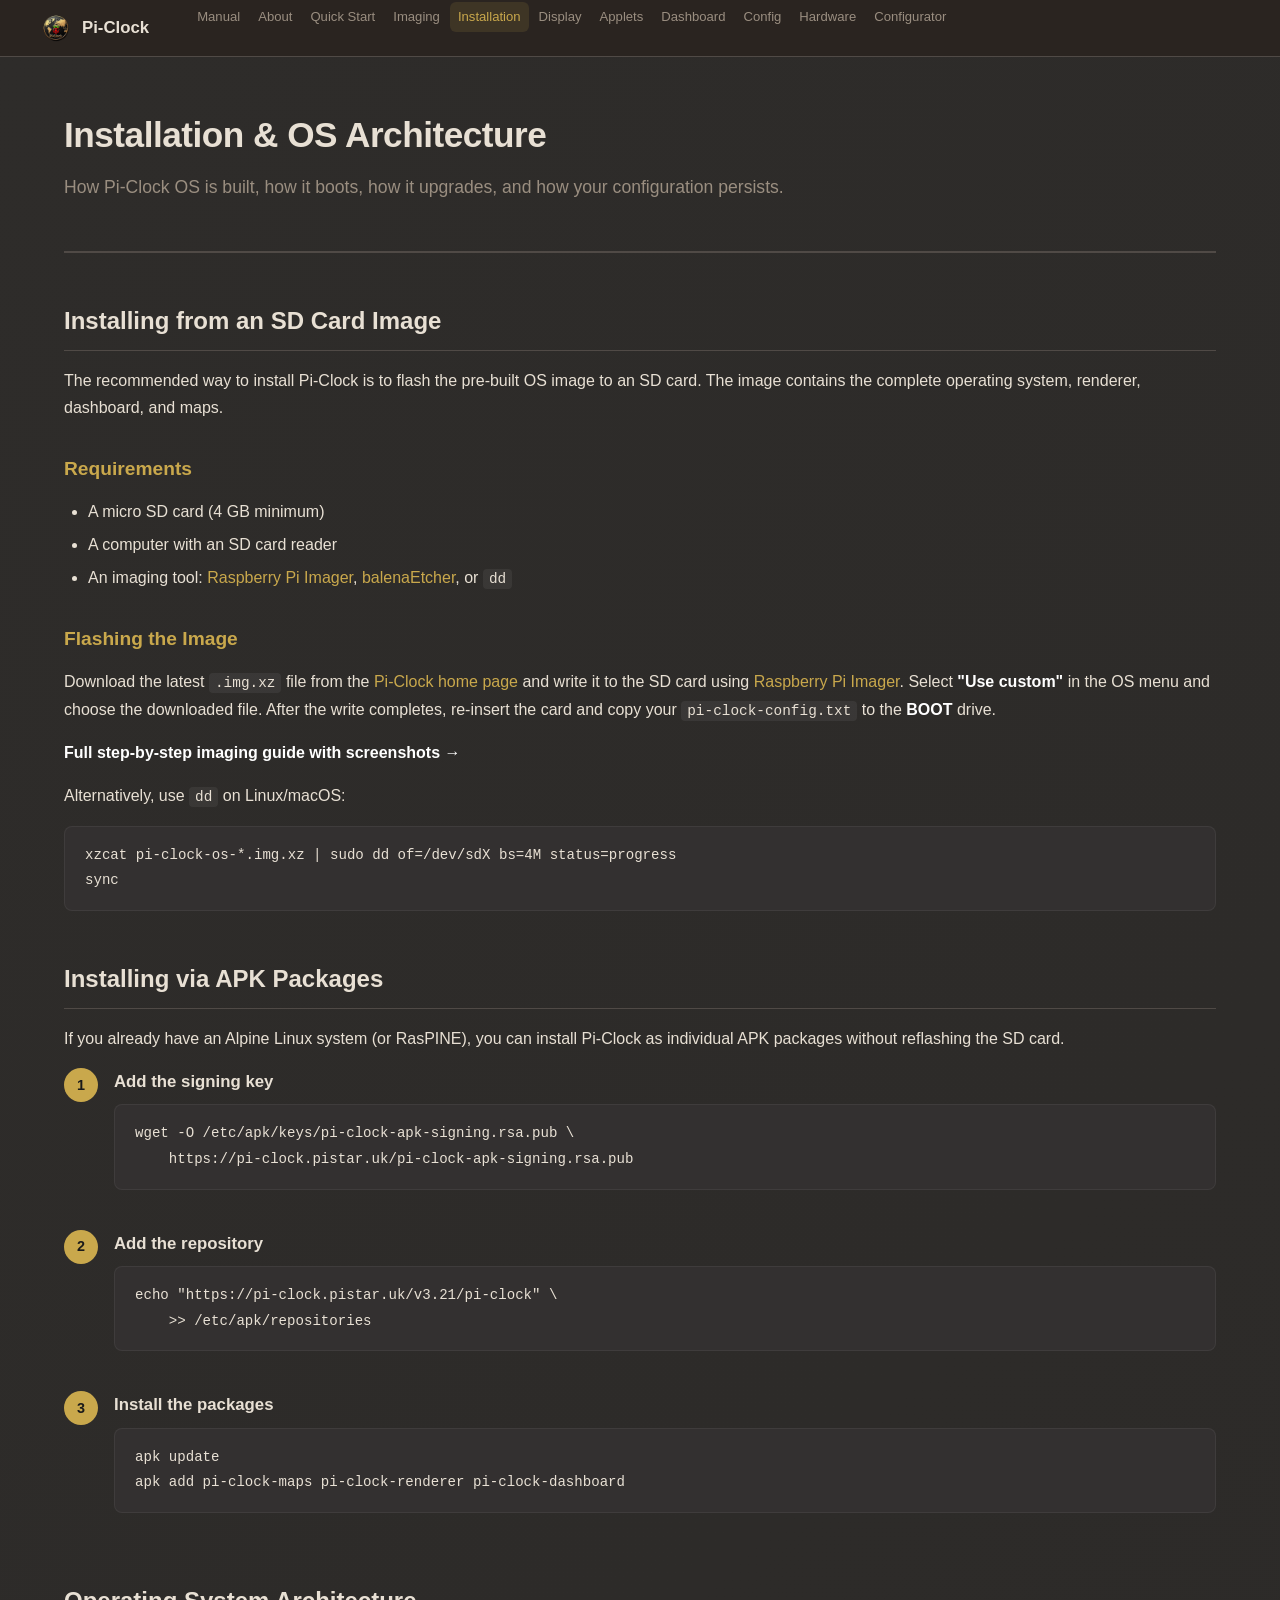
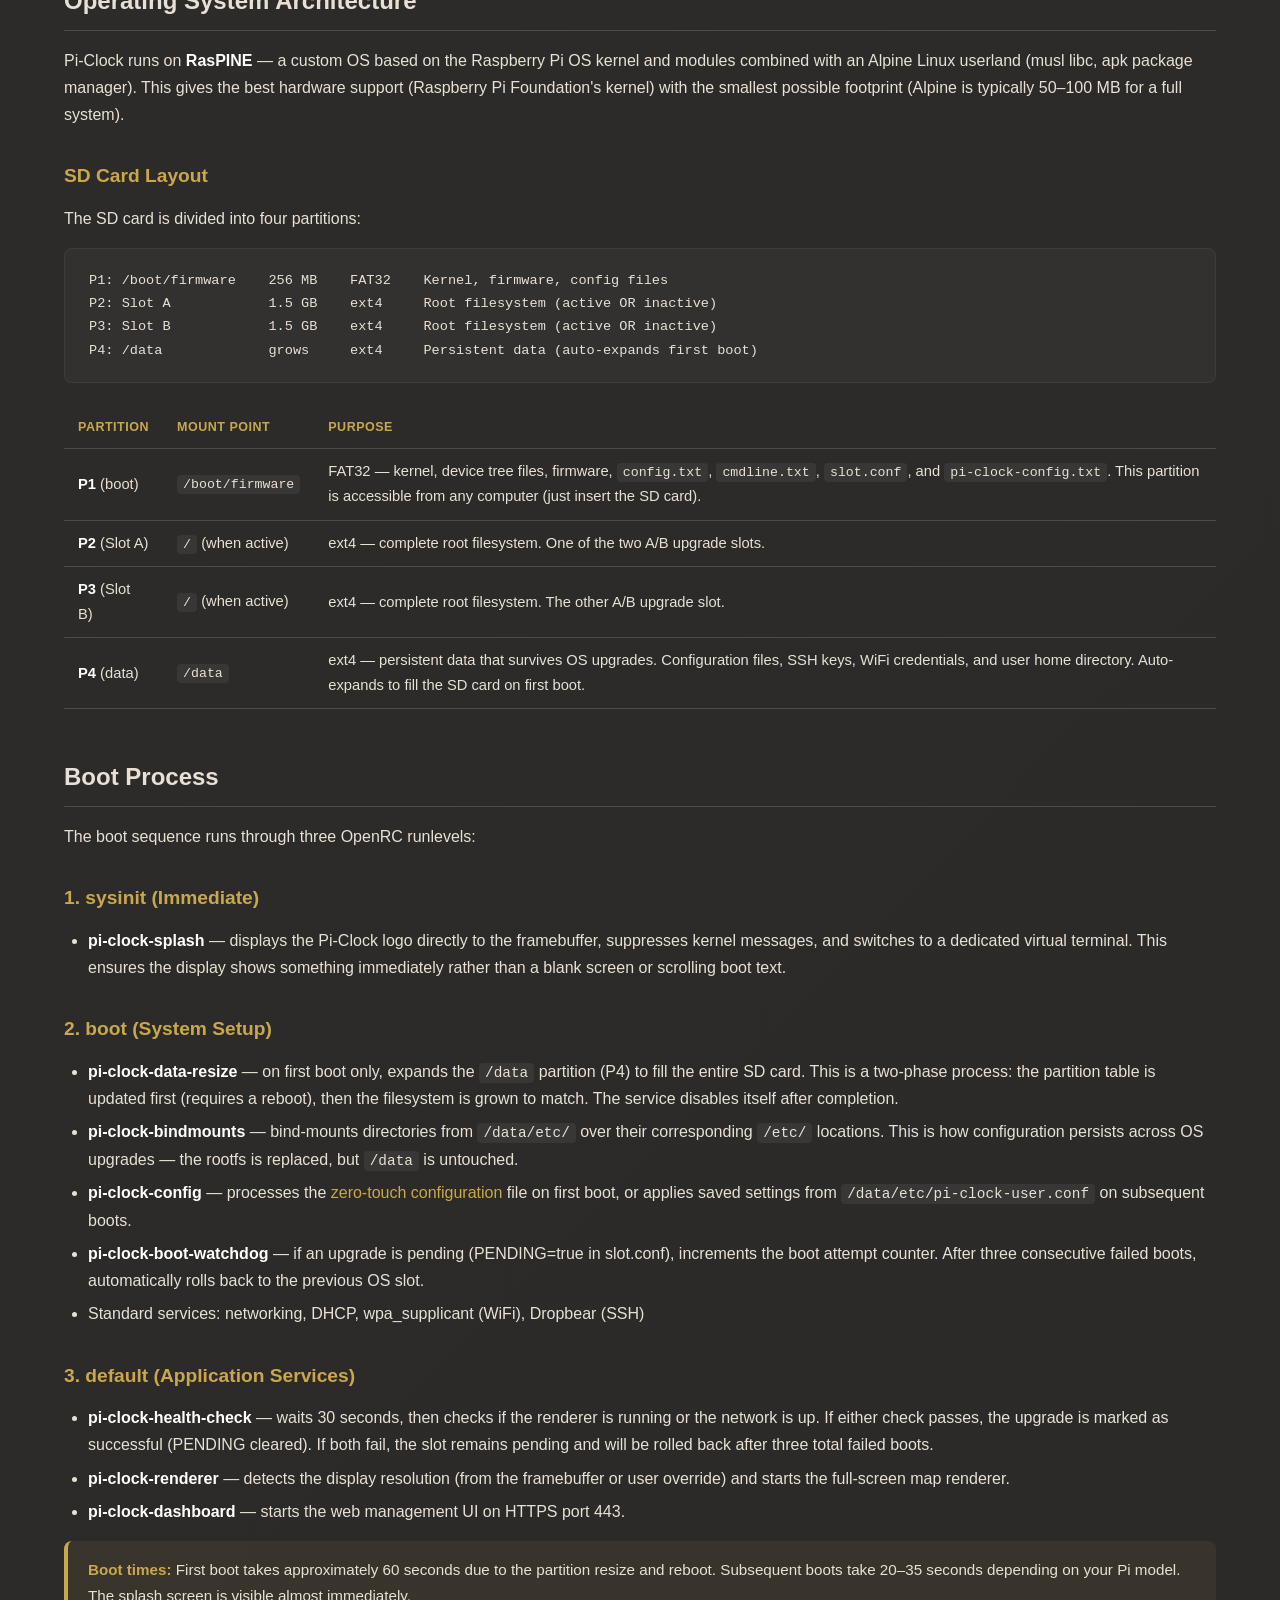
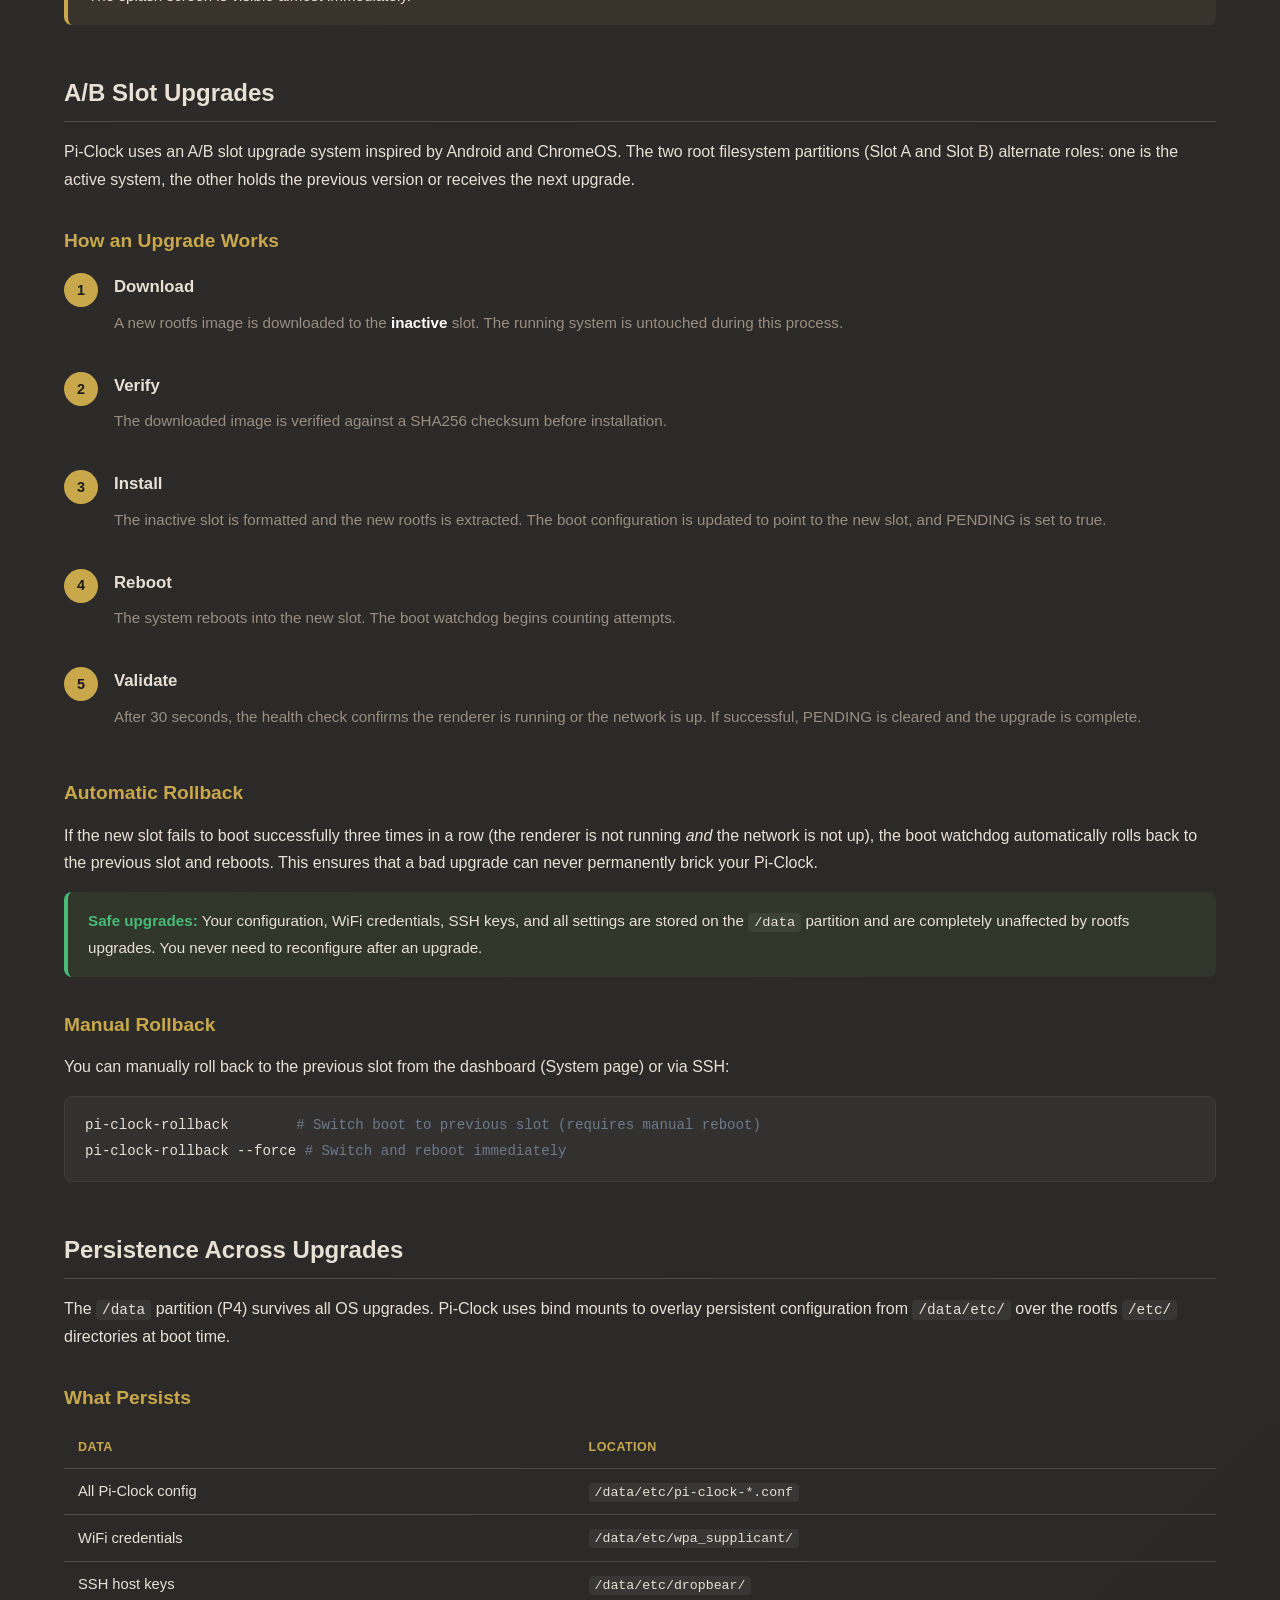
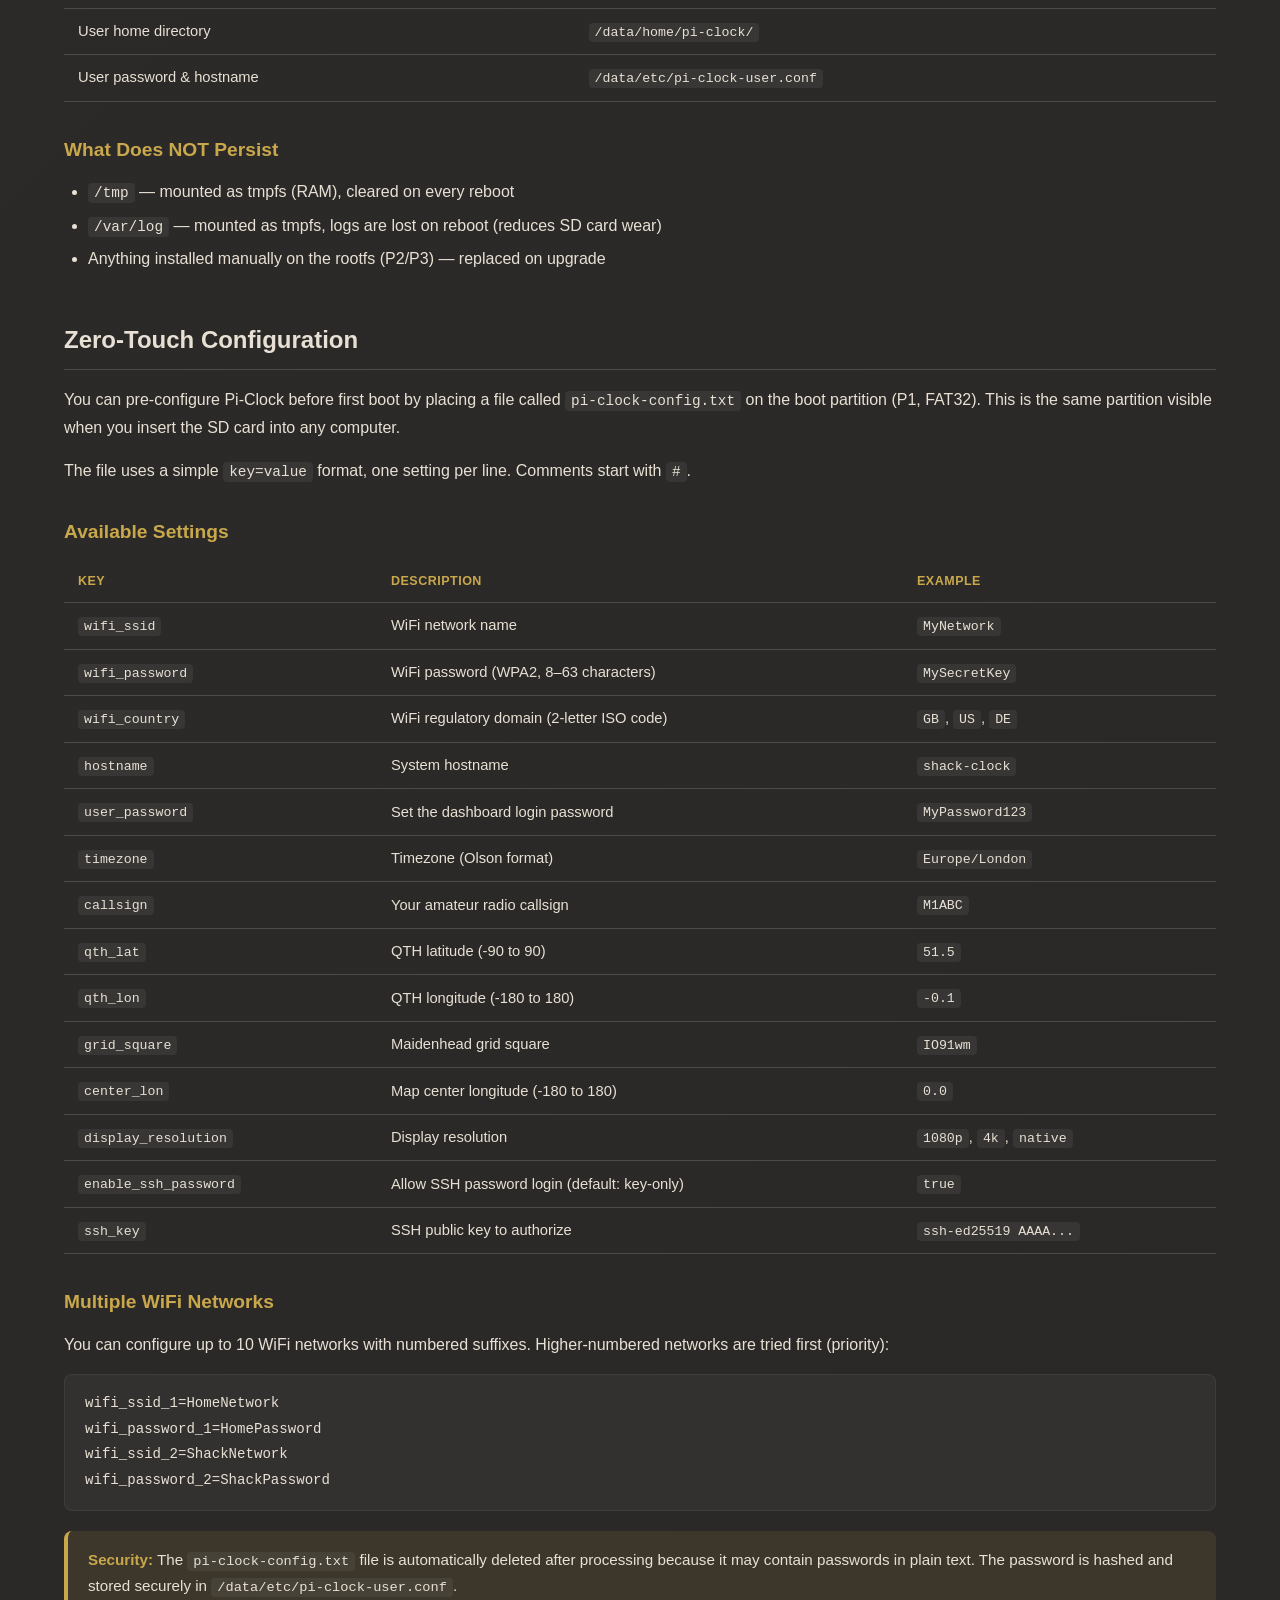
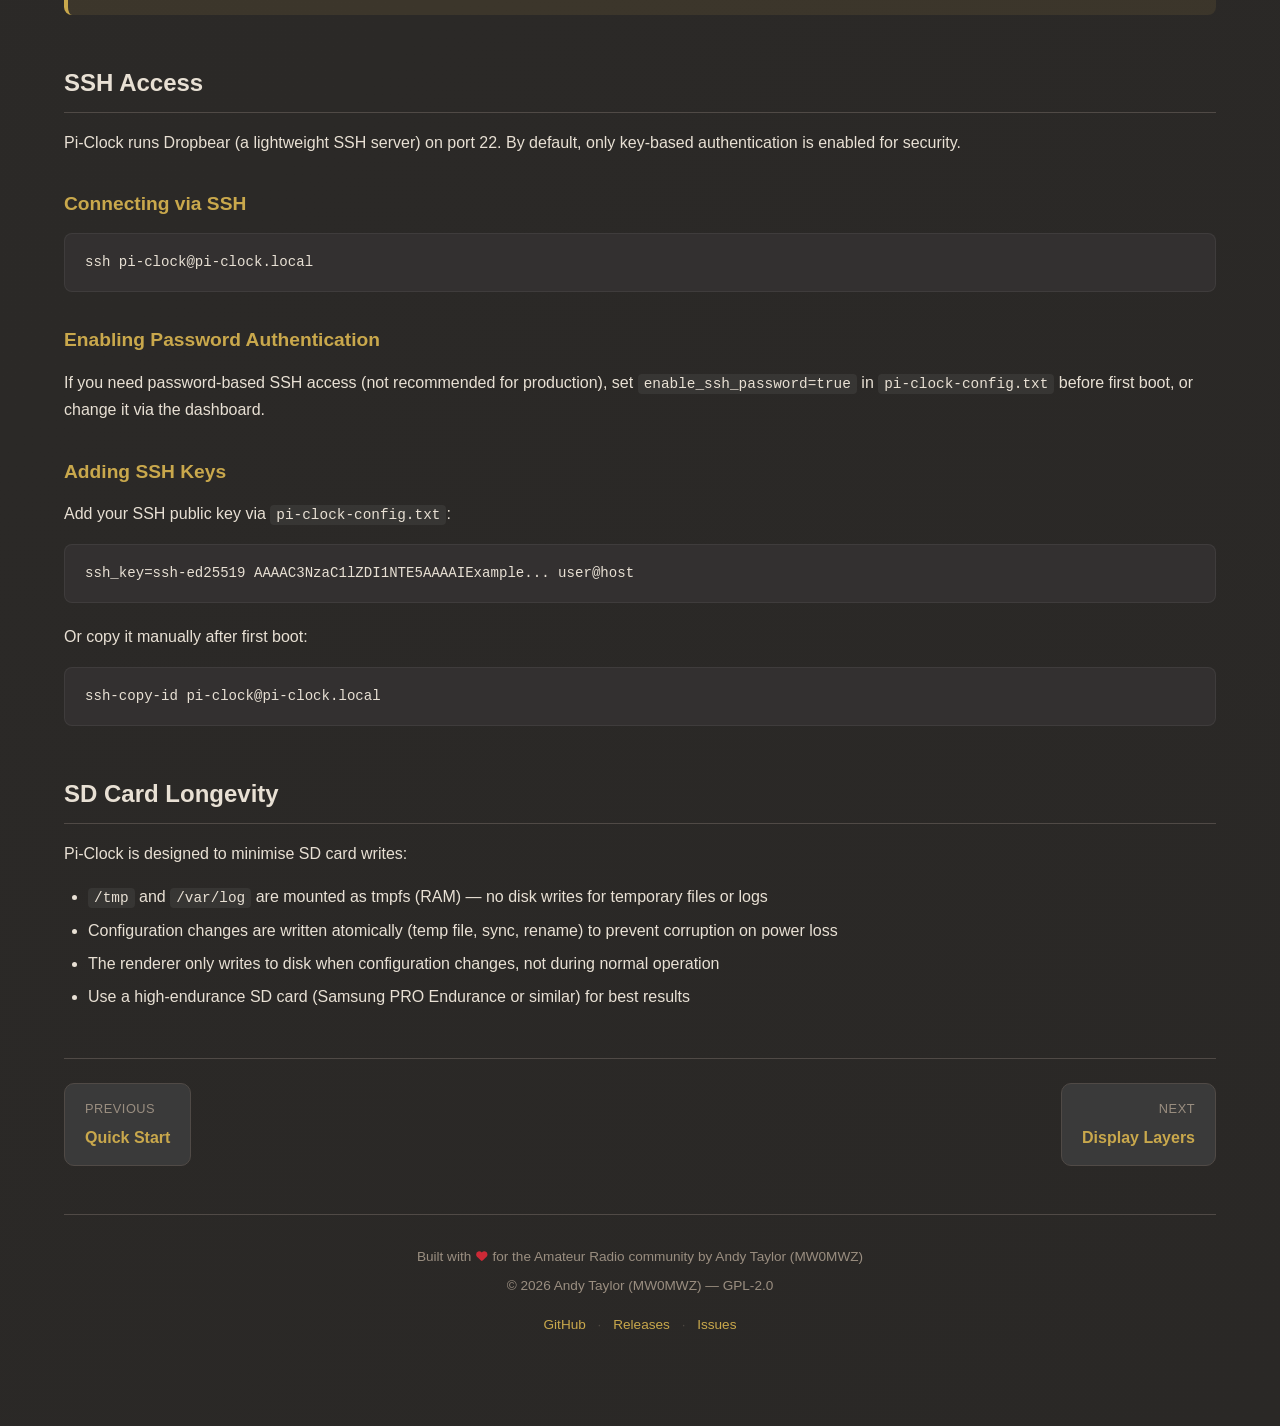
<file: manual/installation.html>
<!DOCTYPE html>
<html lang="en">
<head>
    <meta charset="UTF-8">
    <meta name="viewport" content="width=device-width, initial-scale=1.0">
    <title>Installation &amp; OS - Pi-Clock Manual</title>
    <link rel="stylesheet" href="manual.css">
</head>
<body>

<nav class="topnav">
    <div class="topnav-inner">
        <a href="../index.html" class="topnav-brand">
            <img src="../logo.png" alt="Pi-Clock">
            Pi-Clock
        </a>
        <ul class="topnav-links">
            <li><a href="index.html">Manual</a></li>
            <li><a href="about.html">About</a></li>
            <li><a href="quick-start.html">Quick Start</a></li>
            <li><a href="imaging.html">Imaging</a></li>
            <li><a href="installation.html" class="active">Installation</a></li>
            <li><a href="display.html">Display</a></li>
            <li><a href="applets.html">Applets</a></li>
            <li><a href="dashboard.html">Dashboard</a></li>
            <li><a href="configuration.html">Config</a></li>
            <li><a href="hardware.html">Hardware</a></li>
            <li><a href="../config-generator.html">Configurator</a></li>
        </ul>
        <button class="nav-toggle" onclick="document.querySelector('.topnav-links').classList.toggle('open')" aria-label="Toggle navigation menu"><svg class="icon" aria-hidden="true"><use href="/icons.svg#icon-menu"/></svg></button>
    </div>
</nav>

<div class="container">

    <div class="page-header">
        <h1>Installation &amp; OS Architecture</h1>
        <p class="subtitle">How Pi-Clock OS is built, how it boots, how it upgrades, and how your configuration persists.</p>
    </div>

    <!-- ─── SD Card Image Install ──────────────────────────────── -->
    <h2>Installing from an SD Card Image</h2>

    <p>The recommended way to install Pi-Clock is to flash the pre-built OS image to an SD card. The image contains the complete operating system, renderer, dashboard, and maps.</p>

    <h3>Requirements</h3>

    <ul>
        <li>A micro SD card (4 GB minimum)</li>
        <li>A computer with an SD card reader</li>
        <li>An imaging tool: <a href="https://www.raspberrypi.com/software/">Raspberry Pi Imager</a>, <a href="https://etcher.balena.io/">balenaEtcher</a>, or <code>dd</code></li>
    </ul>

    <h3>Flashing the Image</h3>

    <p>Download the latest <code>.img.xz</code> file from the <a href="../index.html">Pi-Clock home page</a> and write it to the SD card using <a href="https://www.raspberrypi.com/software/">Raspberry Pi Imager</a>. Select <strong>"Use custom"</strong> in the OS menu and choose the downloaded file. After the write completes, re-insert the card and copy your <code>pi-clock-config.txt</code> to the <strong>BOOT</strong> drive.</p>

    <p><a href="imaging.html"><strong>Full step-by-step imaging guide with screenshots &rarr;</strong></a></p>

    <p>Alternatively, use <code>dd</code> on Linux/macOS:</p>

<pre><code>xzcat pi-clock-os-*.img.xz | sudo dd of=/dev/sdX bs=4M status=progress
sync</code></pre>

    <!-- ─── APK Install ────────────────────────────────────────── -->
    <h2>Installing via APK Packages</h2>

    <p>If you already have an Alpine Linux system (or RasPINE), you can install Pi-Clock as individual APK packages without reflashing the SD card.</p>

    <div class="steps">
        <div class="step">
            <div class="step-num">1</div>
            <div class="step-content">
                <h4>Add the signing key</h4>
<pre><code>wget -O /etc/apk/keys/pi-clock-apk-signing.rsa.pub \
    https://pi-clock.pistar.uk/pi-clock-apk-signing.rsa.pub</code></pre>
            </div>
        </div>
        <div class="step">
            <div class="step-num">2</div>
            <div class="step-content">
                <h4>Add the repository</h4>
<pre><code>echo "https://pi-clock.pistar.uk/v3.21/pi-clock" \
    >> /etc/apk/repositories</code></pre>
            </div>
        </div>
        <div class="step">
            <div class="step-num">3</div>
            <div class="step-content">
                <h4>Install the packages</h4>
<pre><code>apk update
apk add pi-clock-maps pi-clock-renderer pi-clock-dashboard</code></pre>
            </div>
        </div>
    </div>

    <!-- ─── OS Architecture ────────────────────────────────────── -->
    <h2>Operating System Architecture</h2>

    <p>Pi-Clock runs on <strong>RasPINE</strong> &mdash; a custom OS based on the Raspberry Pi OS kernel and modules combined with an Alpine Linux userland (musl libc, apk package manager). This gives the best hardware support (Raspberry Pi Foundation's kernel) with the smallest possible footprint (Alpine is typically 50&ndash;100 MB for a full system).</p>

    <h3>SD Card Layout</h3>

    <p>The SD card is divided into four partitions:</p>

    <div class="diagram">P1: /boot/firmware    256 MB    FAT32    Kernel, firmware, config files
P2: Slot A            1.5 GB    ext4     Root filesystem (active OR inactive)
P3: Slot B            1.5 GB    ext4     Root filesystem (active OR inactive)
P4: /data             grows     ext4     Persistent data (auto-expands first boot)</div>

    <table>
        <thead>
            <tr>
                <th>Partition</th>
                <th>Mount Point</th>
                <th>Purpose</th>
            </tr>
        </thead>
        <tbody>
            <tr>
                <td><strong>P1</strong> (boot)</td>
                <td><code>/boot/firmware</code></td>
                <td>FAT32 &mdash; kernel, device tree files, firmware, <code>config.txt</code>, <code>cmdline.txt</code>, <code>slot.conf</code>, and <code>pi-clock-config.txt</code>. This partition is accessible from any computer (just insert the SD card).</td>
            </tr>
            <tr>
                <td><strong>P2</strong> (Slot A)</td>
                <td><code>/</code> (when active)</td>
                <td>ext4 &mdash; complete root filesystem. One of the two A/B upgrade slots.</td>
            </tr>
            <tr>
                <td><strong>P3</strong> (Slot B)</td>
                <td><code>/</code> (when active)</td>
                <td>ext4 &mdash; complete root filesystem. The other A/B upgrade slot.</td>
            </tr>
            <tr>
                <td><strong>P4</strong> (data)</td>
                <td><code>/data</code></td>
                <td>ext4 &mdash; persistent data that survives OS upgrades. Configuration files, SSH keys, WiFi credentials, and user home directory. Auto-expands to fill the SD card on first boot.</td>
            </tr>
        </tbody>
    </table>

    <!-- ─── Boot Process ───────────────────────────────────────── -->
    <h2>Boot Process</h2>

    <p>The boot sequence runs through three OpenRC runlevels:</p>

    <h3>1. sysinit (Immediate)</h3>
    <ul>
        <li><strong>pi-clock-splash</strong> &mdash; displays the Pi-Clock logo directly to the framebuffer, suppresses kernel messages, and switches to a dedicated virtual terminal. This ensures the display shows something immediately rather than a blank screen or scrolling boot text.</li>
    </ul>

    <h3>2. boot (System Setup)</h3>
    <ul>
        <li><strong>pi-clock-data-resize</strong> &mdash; on first boot only, expands the <code>/data</code> partition (P4) to fill the entire SD card. This is a two-phase process: the partition table is updated first (requires a reboot), then the filesystem is grown to match. The service disables itself after completion.</li>
        <li><strong>pi-clock-bindmounts</strong> &mdash; bind-mounts directories from <code>/data/etc/</code> over their corresponding <code>/etc/</code> locations. This is how configuration persists across OS upgrades &mdash; the rootfs is replaced, but <code>/data</code> is untouched.</li>
        <li><strong>pi-clock-config</strong> &mdash; processes the <a href="#zero-touch">zero-touch configuration</a> file on first boot, or applies saved settings from <code>/data/etc/pi-clock-user.conf</code> on subsequent boots.</li>
        <li><strong>pi-clock-boot-watchdog</strong> &mdash; if an upgrade is pending (PENDING=true in slot.conf), increments the boot attempt counter. After three consecutive failed boots, automatically rolls back to the previous OS slot.</li>
        <li>Standard services: networking, DHCP, wpa_supplicant (WiFi), Dropbear (SSH)</li>
    </ul>

    <h3>3. default (Application Services)</h3>
    <ul>
        <li><strong>pi-clock-health-check</strong> &mdash; waits 30 seconds, then checks if the renderer is running or the network is up. If either check passes, the upgrade is marked as successful (PENDING cleared). If both fail, the slot remains pending and will be rolled back after three total failed boots.</li>
        <li><strong>pi-clock-renderer</strong> &mdash; detects the display resolution (from the framebuffer or user override) and starts the full-screen map renderer.</li>
        <li><strong>pi-clock-dashboard</strong> &mdash; starts the web management UI on HTTPS port 443.</li>
    </ul>

    <div class="callout callout-info">
        <p><strong>Boot times:</strong> First boot takes approximately 60 seconds due to the partition resize and reboot. Subsequent boots take 20&ndash;35 seconds depending on your Pi model. The splash screen is visible almost immediately.</p>
    </div>

    <!-- ─── A/B Upgrades ──────────────────────────────────────── -->
    <h2>A/B Slot Upgrades</h2>

    <p>Pi-Clock uses an A/B slot upgrade system inspired by Android and ChromeOS. The two root filesystem partitions (Slot A and Slot B) alternate roles: one is the active system, the other holds the previous version or receives the next upgrade.</p>

    <h3>How an Upgrade Works</h3>

    <div class="steps">
        <div class="step">
            <div class="step-num">1</div>
            <div class="step-content">
                <h4>Download</h4>
                <p>A new rootfs image is downloaded to the <strong>inactive</strong> slot. The running system is untouched during this process.</p>
            </div>
        </div>
        <div class="step">
            <div class="step-num">2</div>
            <div class="step-content">
                <h4>Verify</h4>
                <p>The downloaded image is verified against a SHA256 checksum before installation.</p>
            </div>
        </div>
        <div class="step">
            <div class="step-num">3</div>
            <div class="step-content">
                <h4>Install</h4>
                <p>The inactive slot is formatted and the new rootfs is extracted. The boot configuration is updated to point to the new slot, and PENDING is set to true.</p>
            </div>
        </div>
        <div class="step">
            <div class="step-num">4</div>
            <div class="step-content">
                <h4>Reboot</h4>
                <p>The system reboots into the new slot. The boot watchdog begins counting attempts.</p>
            </div>
        </div>
        <div class="step">
            <div class="step-num">5</div>
            <div class="step-content">
                <h4>Validate</h4>
                <p>After 30 seconds, the health check confirms the renderer is running or the network is up. If successful, PENDING is cleared and the upgrade is complete.</p>
            </div>
        </div>
    </div>

    <h3>Automatic Rollback</h3>

    <p>If the new slot fails to boot successfully three times in a row (the renderer is not running <em>and</em> the network is not up), the boot watchdog automatically rolls back to the previous slot and reboots. This ensures that a bad upgrade can never permanently brick your Pi-Clock.</p>

    <div class="callout callout-success">
        <p><strong>Safe upgrades:</strong> Your configuration, WiFi credentials, SSH keys, and all settings are stored on the <code>/data</code> partition and are completely unaffected by rootfs upgrades. You never need to reconfigure after an upgrade.</p>
    </div>

    <h3>Manual Rollback</h3>

    <p>You can manually roll back to the previous slot from the dashboard (System page) or via SSH:</p>

<pre><code>pi-clock-rollback        <span class="comment"># Switch boot to previous slot (requires manual reboot)</span>
pi-clock-rollback --force <span class="comment"># Switch and reboot immediately</span></code></pre>

    <!-- ─── Persistence ────────────────────────────────────────── -->
    <h2>Persistence Across Upgrades</h2>

    <p>The <code>/data</code> partition (P4) survives all OS upgrades. Pi-Clock uses bind mounts to overlay persistent configuration from <code>/data/etc/</code> over the rootfs <code>/etc/</code> directories at boot time.</p>

    <h3>What Persists</h3>

    <table>
        <thead>
            <tr>
                <th>Data</th>
                <th>Location</th>
            </tr>
        </thead>
        <tbody>
            <tr>
                <td>All Pi-Clock config</td>
                <td><code>/data/etc/pi-clock-*.conf</code></td>
            </tr>
            <tr>
                <td>WiFi credentials</td>
                <td><code>/data/etc/wpa_supplicant/</code></td>
            </tr>
            <tr>
                <td>SSH host keys</td>
                <td><code>/data/etc/dropbear/</code></td>
            </tr>
            <tr>
                <td>User home directory</td>
                <td><code>/data/home/pi-clock/</code></td>
            </tr>
            <tr>
                <td>User password &amp; hostname</td>
                <td><code>/data/etc/pi-clock-user.conf</code></td>
            </tr>
        </tbody>
    </table>

    <h3>What Does NOT Persist</h3>

    <ul>
        <li><code>/tmp</code> &mdash; mounted as tmpfs (RAM), cleared on every reboot</li>
        <li><code>/var/log</code> &mdash; mounted as tmpfs, logs are lost on reboot (reduces SD card wear)</li>
        <li>Anything installed manually on the rootfs (P2/P3) &mdash; replaced on upgrade</li>
    </ul>

    <!-- ─── Zero-Touch Config ──────────────────────────────────── -->
    <h2 id="zero-touch">Zero-Touch Configuration</h2>

    <p>You can pre-configure Pi-Clock before first boot by placing a file called <code>pi-clock-config.txt</code> on the boot partition (P1, FAT32). This is the same partition visible when you insert the SD card into any computer.</p>

    <p>The file uses a simple <code>key=value</code> format, one setting per line. Comments start with <code>#</code>.</p>

    <h3>Available Settings</h3>

    <table>
        <thead>
            <tr>
                <th>Key</th>
                <th>Description</th>
                <th>Example</th>
            </tr>
        </thead>
        <tbody>
            <tr>
                <td><code>wifi_ssid</code></td>
                <td>WiFi network name</td>
                <td><code>MyNetwork</code></td>
            </tr>
            <tr>
                <td><code>wifi_password</code></td>
                <td>WiFi password (WPA2, 8&ndash;63 characters)</td>
                <td><code>MySecretKey</code></td>
            </tr>
            <tr>
                <td><code>wifi_country</code></td>
                <td>WiFi regulatory domain (2-letter ISO code)</td>
                <td><code>GB</code>, <code>US</code>, <code>DE</code></td>
            </tr>
            <tr>
                <td><code>hostname</code></td>
                <td>System hostname</td>
                <td><code>shack-clock</code></td>
            </tr>
            <tr>
                <td><code>user_password</code></td>
                <td>Set the dashboard login password</td>
                <td><code>MyPassword123</code></td>
            </tr>
            <tr>
                <td><code>timezone</code></td>
                <td>Timezone (Olson format)</td>
                <td><code>Europe/London</code></td>
            </tr>
            <tr>
                <td><code>callsign</code></td>
                <td>Your amateur radio callsign</td>
                <td><code>M1ABC</code></td>
            </tr>
            <tr>
                <td><code>qth_lat</code></td>
                <td>QTH latitude (-90 to 90)</td>
                <td><code>51.5</code></td>
            </tr>
            <tr>
                <td><code>qth_lon</code></td>
                <td>QTH longitude (-180 to 180)</td>
                <td><code>-0.1</code></td>
            </tr>
            <tr>
                <td><code>grid_square</code></td>
                <td>Maidenhead grid square</td>
                <td><code>IO91wm</code></td>
            </tr>
            <tr>
                <td><code>center_lon</code></td>
                <td>Map center longitude (-180 to 180)</td>
                <td><code>0.0</code></td>
            </tr>
            <tr>
                <td><code>display_resolution</code></td>
                <td>Display resolution</td>
                <td><code>1080p</code>, <code>4k</code>, <code>native</code></td>
            </tr>
            <tr>
                <td><code>enable_ssh_password</code></td>
                <td>Allow SSH password login (default: key-only)</td>
                <td><code>true</code></td>
            </tr>
            <tr>
                <td><code>ssh_key</code></td>
                <td>SSH public key to authorize</td>
                <td><code>ssh-ed25519 AAAA...</code></td>
            </tr>
        </tbody>
    </table>

    <h3>Multiple WiFi Networks</h3>

    <p>You can configure up to 10 WiFi networks with numbered suffixes. Higher-numbered networks are tried first (priority):</p>

<pre><code>wifi_ssid_1=HomeNetwork
wifi_password_1=HomePassword
wifi_ssid_2=ShackNetwork
wifi_password_2=ShackPassword</code></pre>

    <div class="callout callout-warning">
        <p><strong>Security:</strong> The <code>pi-clock-config.txt</code> file is automatically deleted after processing because it may contain passwords in plain text. The password is hashed and stored securely in <code>/data/etc/pi-clock-user.conf</code>.</p>
    </div>

    <!-- ─── SSH Access ─────────────────────────────────────────── -->
    <h2>SSH Access</h2>

    <p>Pi-Clock runs Dropbear (a lightweight SSH server) on port 22. By default, only key-based authentication is enabled for security.</p>

    <h3>Connecting via SSH</h3>

<pre><code>ssh pi-clock@pi-clock.local</code></pre>

    <h3>Enabling Password Authentication</h3>

    <p>If you need password-based SSH access (not recommended for production), set <code>enable_ssh_password=true</code> in <code>pi-clock-config.txt</code> before first boot, or change it via the dashboard.</p>

    <h3>Adding SSH Keys</h3>

    <p>Add your SSH public key via <code>pi-clock-config.txt</code>:</p>

<pre><code>ssh_key=ssh-ed25519 AAAAC3NzaC1lZDI1NTE5AAAAIExample... user@host</code></pre>

    <p>Or copy it manually after first boot:</p>

<pre><code>ssh-copy-id pi-clock@pi-clock.local</code></pre>

    <!-- ─── SD Card Wear ──────────────────────────────────────── -->
    <h2>SD Card Longevity</h2>

    <p>Pi-Clock is designed to minimise SD card writes:</p>

    <ul>
        <li><code>/tmp</code> and <code>/var/log</code> are mounted as tmpfs (RAM) &mdash; no disk writes for temporary files or logs</li>
        <li>Configuration changes are written atomically (temp file, sync, rename) to prevent corruption on power loss</li>
        <li>The renderer only writes to disk when configuration changes, not during normal operation</li>
        <li>Use a high-endurance SD card (Samsung PRO Endurance or similar) for best results</li>
    </ul>

    <!-- Page navigation -->
    <div class="page-nav">
        <a href="quick-start.html">
            <span class="label">Previous</span>
            <span class="title">Quick Start</span>
        </a>
        <a href="display.html" class="next">
            <span class="label">Next</span>
            <span class="title">Display Layers</span>
        </a>
    </div>

    <footer class="manual-footer">
        <p style="margin-bottom: 6px;">Built with <svg class="icon icon-heart" aria-label="love"><use href="/icons.svg#icon-heart"/></svg> for the Amateur Radio community by Andy Taylor (MW0MWZ)</p>
        <p>&copy; 2026 Andy Taylor (MW0MWZ) &mdash; GPL-2.0</p>
        <p style="margin-top: 6px;">
            <a href="https://github.com/MW0MWZ/Pi-Clock">GitHub</a>
            <span class="footer-sep">&middot;</span>
            <a href="https://github.com/MW0MWZ/Pi-Clock/releases/latest">Releases</a>
            <span class="footer-sep">&middot;</span>
            <a href="https://github.com/MW0MWZ/Pi-Clock/issues">Issues</a>
        </p>
    </footer>

</div>
</body>
</html>
</file>
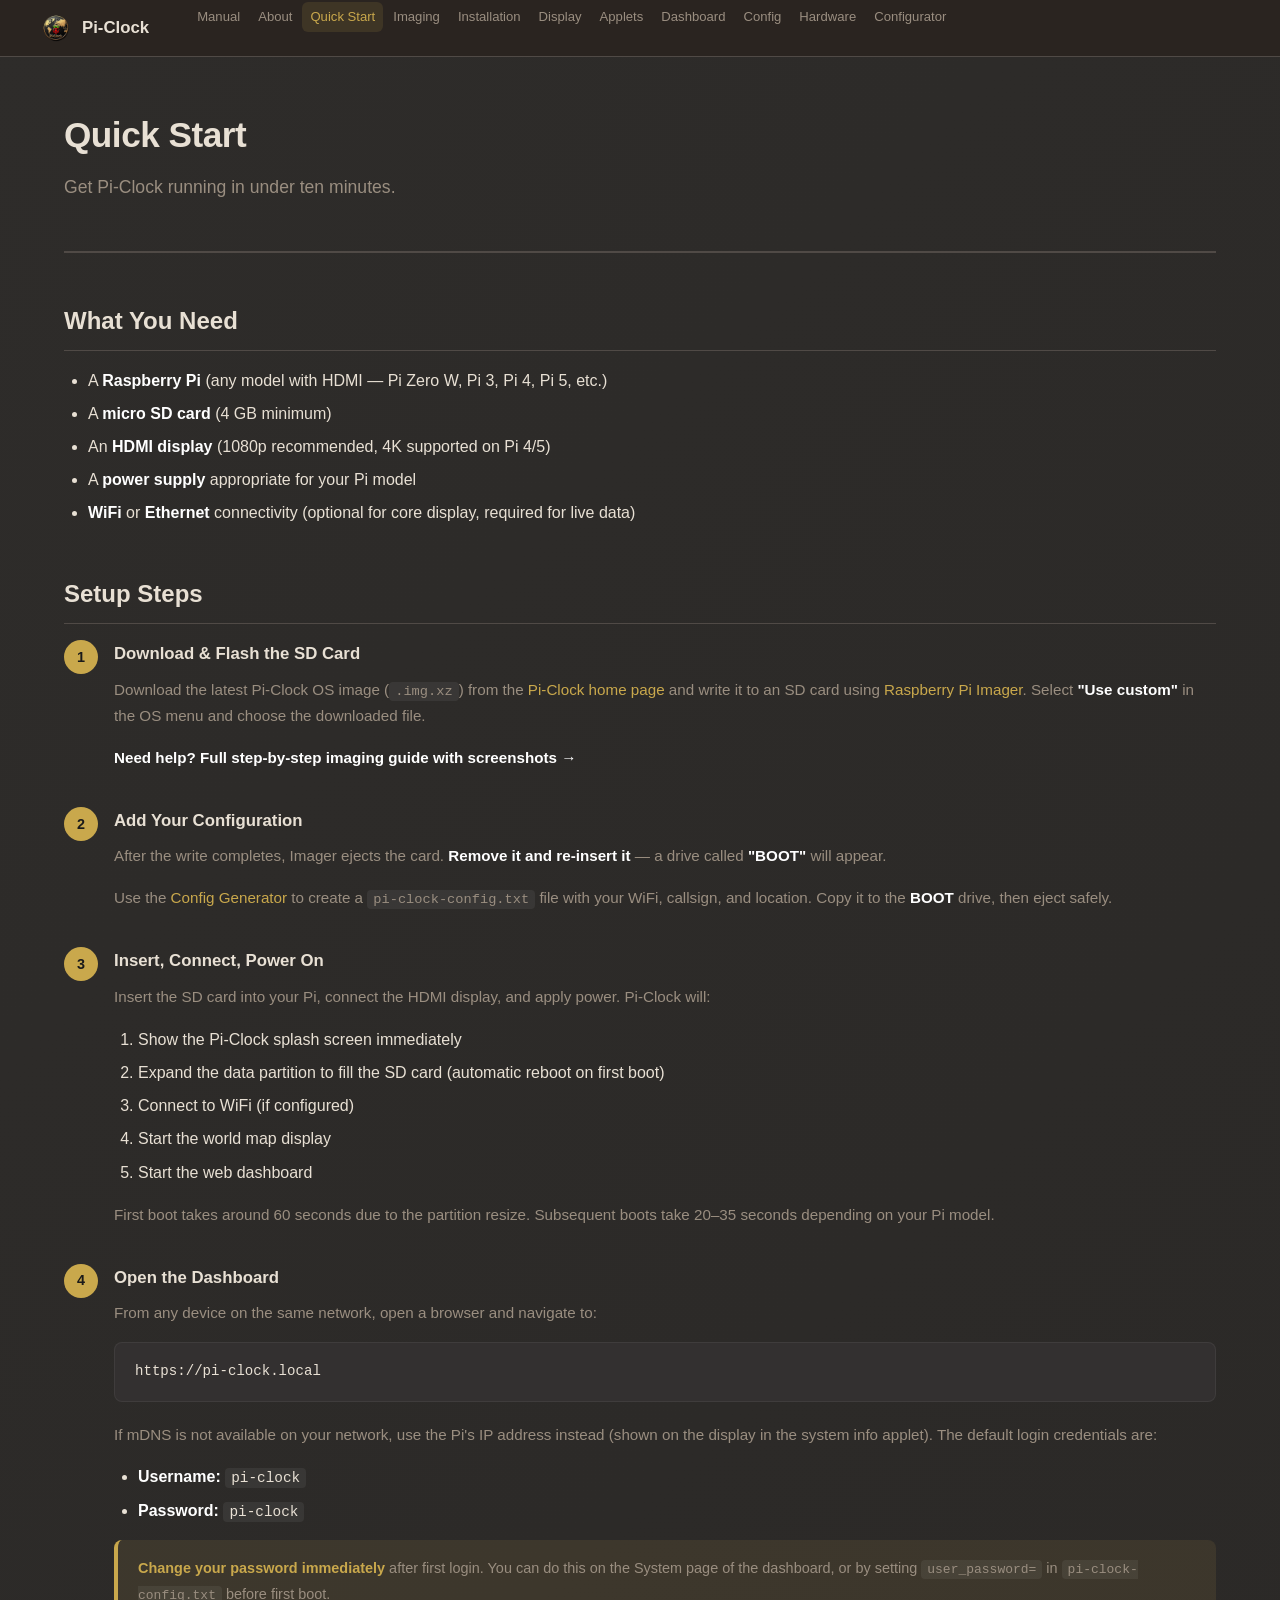
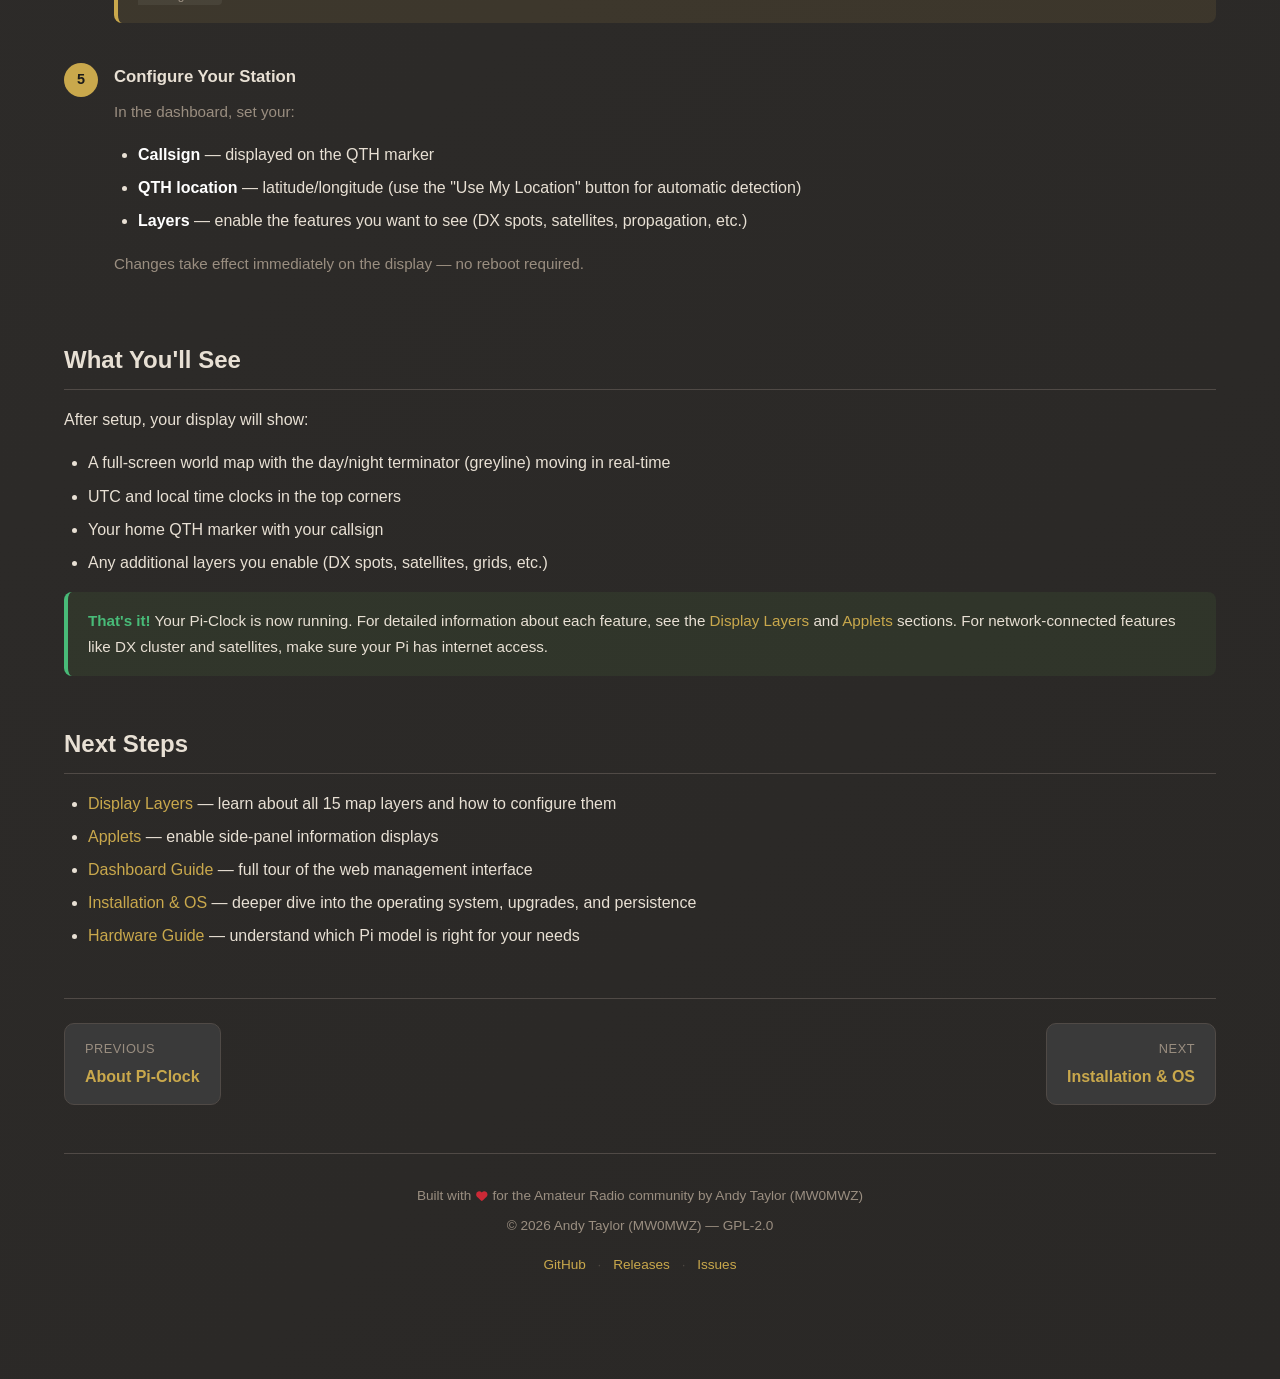
<file: manual/quick-start.html>
<!DOCTYPE html>
<html lang="en">
<head>
    <meta charset="UTF-8">
    <meta name="viewport" content="width=device-width, initial-scale=1.0">
    <title>Quick Start - Pi-Clock Manual</title>
    <link rel="stylesheet" href="manual.css">
</head>
<body>

<nav class="topnav">
    <div class="topnav-inner">
        <a href="../index.html" class="topnav-brand">
            <img src="../logo.png" alt="Pi-Clock">
            Pi-Clock
        </a>
        <ul class="topnav-links">
            <li><a href="index.html">Manual</a></li>
            <li><a href="about.html">About</a></li>
            <li><a href="quick-start.html" class="active">Quick Start</a></li>
            <li><a href="imaging.html">Imaging</a></li>
            <li><a href="installation.html">Installation</a></li>
            <li><a href="display.html">Display</a></li>
            <li><a href="applets.html">Applets</a></li>
            <li><a href="dashboard.html">Dashboard</a></li>
            <li><a href="configuration.html">Config</a></li>
            <li><a href="hardware.html">Hardware</a></li>
            <li><a href="../config-generator.html">Configurator</a></li>
        </ul>
        <button class="nav-toggle" onclick="document.querySelector('.topnav-links').classList.toggle('open')" aria-label="Toggle navigation menu"><svg class="icon" aria-hidden="true"><use href="/icons.svg#icon-menu"/></svg></button>
    </div>
</nav>

<div class="container">

    <div class="page-header">
        <h1>Quick Start</h1>
        <p class="subtitle">Get Pi-Clock running in under ten minutes.</p>
    </div>

    <h2>What You Need</h2>

    <ul>
        <li>A <strong>Raspberry Pi</strong> (any model with HDMI &mdash; Pi Zero W, Pi 3, Pi 4, Pi 5, etc.)</li>
        <li>A <strong>micro SD card</strong> (4 GB minimum)</li>
        <li>An <strong>HDMI display</strong> (1080p recommended, 4K supported on Pi 4/5)</li>
        <li>A <strong>power supply</strong> appropriate for your Pi model</li>
        <li><strong>WiFi</strong> or <strong>Ethernet</strong> connectivity (optional for core display, required for live data)</li>
    </ul>

    <h2>Setup Steps</h2>

    <div class="steps">

        <div class="step">
            <div class="step-num">1</div>
            <div class="step-content">
                <h4>Download &amp; Flash the SD Card</h4>
                <p>Download the latest Pi-Clock OS image (<code>.img.xz</code>) from the <a href="../index.html">Pi-Clock home page</a> and write it to an SD card using <a href="https://www.raspberrypi.com/software/">Raspberry Pi Imager</a>. Select <strong>"Use custom"</strong> in the OS menu and choose the downloaded file.</p>
                <p><a href="imaging.html"><strong>Need help? Full step-by-step imaging guide with screenshots &rarr;</strong></a></p>
            </div>
        </div>

        <div class="step">
            <div class="step-num">2</div>
            <div class="step-content">
                <h4>Add Your Configuration</h4>
                <p>After the write completes, Imager ejects the card. <strong>Remove it and re-insert it</strong> &mdash; a drive called <strong>"BOOT"</strong> will appear.</p>
                <p>Use the <a href="../config-generator.html">Config Generator</a> to create a <code>pi-clock-config.txt</code> file with your WiFi, callsign, and location. Copy it to the <strong>BOOT</strong> drive, then eject safely.</p>
            </div>
        </div>

        <div class="step">
            <div class="step-num">3</div>
            <div class="step-content">
                <h4>Insert, Connect, Power On</h4>
                <p>Insert the SD card into your Pi, connect the HDMI display, and apply power. Pi-Clock will:</p>
                <ol>
                    <li>Show the Pi-Clock splash screen immediately</li>
                    <li>Expand the data partition to fill the SD card (automatic reboot on first boot)</li>
                    <li>Connect to WiFi (if configured)</li>
                    <li>Start the world map display</li>
                    <li>Start the web dashboard</li>
                </ol>
                <p>First boot takes around 60 seconds due to the partition resize. Subsequent boots take 20&ndash;35 seconds depending on your Pi model.</p>
            </div>
        </div>

        <div class="step">
            <div class="step-num">4</div>
            <div class="step-content">
                <h4>Open the Dashboard</h4>
                <p>From any device on the same network, open a browser and navigate to:</p>
<pre><code>https://pi-clock.local</code></pre>
                <p>If mDNS is not available on your network, use the Pi's IP address instead (shown on the display in the system info applet). The default login credentials are:</p>
                <ul>
                    <li><strong>Username:</strong> <code>pi-clock</code></li>
                    <li><strong>Password:</strong> <code>pi-clock</code></li>
                </ul>
                <div class="callout callout-warning">
                    <p><strong>Change your password immediately</strong> after first login. You can do this on the System page of the dashboard, or by setting <code>user_password=</code> in <code>pi-clock-config.txt</code> before first boot.</p>
                </div>
            </div>
        </div>

        <div class="step">
            <div class="step-num">5</div>
            <div class="step-content">
                <h4>Configure Your Station</h4>
                <p>In the dashboard, set your:</p>
                <ul>
                    <li><strong>Callsign</strong> &mdash; displayed on the QTH marker</li>
                    <li><strong>QTH location</strong> &mdash; latitude/longitude (use the "Use My Location" button for automatic detection)</li>
                    <li><strong>Layers</strong> &mdash; enable the features you want to see (DX spots, satellites, propagation, etc.)</li>
                </ul>
                <p>Changes take effect immediately on the display &mdash; no reboot required.</p>
            </div>
        </div>

    </div>

    <h2>What You'll See</h2>

    <p>After setup, your display will show:</p>

    <ul>
        <li>A full-screen world map with the day/night terminator (greyline) moving in real-time</li>
        <li>UTC and local time clocks in the top corners</li>
        <li>Your home QTH marker with your callsign</li>
        <li>Any additional layers you enable (DX spots, satellites, grids, etc.)</li>
    </ul>

    <div class="callout callout-success">
        <p><strong>That's it!</strong> Your Pi-Clock is now running. For detailed information about each feature, see the <a href="display.html">Display Layers</a> and <a href="applets.html">Applets</a> sections. For network-connected features like DX cluster and satellites, make sure your Pi has internet access.</p>
    </div>

    <h2>Next Steps</h2>

    <ul>
        <li><a href="display.html">Display Layers</a> &mdash; learn about all 15 map layers and how to configure them</li>
        <li><a href="applets.html">Applets</a> &mdash; enable side-panel information displays</li>
        <li><a href="dashboard.html">Dashboard Guide</a> &mdash; full tour of the web management interface</li>
        <li><a href="installation.html">Installation &amp; OS</a> &mdash; deeper dive into the operating system, upgrades, and persistence</li>
        <li><a href="hardware.html">Hardware Guide</a> &mdash; understand which Pi model is right for your needs</li>
    </ul>

    <!-- Page navigation -->
    <div class="page-nav">
        <a href="about.html">
            <span class="label">Previous</span>
            <span class="title">About Pi-Clock</span>
        </a>
        <a href="installation.html" class="next">
            <span class="label">Next</span>
            <span class="title">Installation &amp; OS</span>
        </a>
    </div>

    <footer class="manual-footer">
        <p style="margin-bottom: 6px;">Built with <svg class="icon icon-heart" aria-label="love"><use href="/icons.svg#icon-heart"/></svg> for the Amateur Radio community by Andy Taylor (MW0MWZ)</p>
        <p>&copy; 2026 Andy Taylor (MW0MWZ) &mdash; GPL-2.0</p>
        <p style="margin-top: 6px;">
            <a href="https://github.com/MW0MWZ/Pi-Clock">GitHub</a>
            <span class="footer-sep">&middot;</span>
            <a href="https://github.com/MW0MWZ/Pi-Clock/releases/latest">Releases</a>
            <span class="footer-sep">&middot;</span>
            <a href="https://github.com/MW0MWZ/Pi-Clock/issues">Issues</a>
        </p>
    </footer>

</div>
</body>
</html>
</file>
<file: manual/manual.css>
/* ── Pi-Clock Manual — shared stylesheet ────────────────────────────
 * Matches the main gh-pages landing page colour scheme and typography.
 * Every manual page includes this file.
 * ───────────────────────────────────────────────────────────────────── */

/* ── Reset & variables ───────────────────────────────────────────── */
* { margin: 0; padding: 0; box-sizing: border-box; }

/* ── Icon system ─────────────────────────────────────────────────── */
/* Inline SVG icons referenced from /icons.svg (site root). Matches
 * the dashboard icon convention so the public site and the on-device
 * UI share one consistent visual language. Strokes use currentColor
 * so each icon inherits the surrounding text colour; set the parent's
 * font-size to scale, or override width/height for specific slots. */
.icon {
    width: 1em;
    height: 1em;
    vertical-align: -0.125em;
    flex-shrink: 0;
    fill: none;
    stroke: currentColor;
    stroke-width: 2;
    stroke-linecap: round;
    stroke-linejoin: round;
}

:root {
    --pic-gold:         #c9a84c;
    --pic-gold-light:   #dbb85c;
    --pic-accent:       #c9a84c;
    --pic-green:        #5a9e4a;
    --pic-red:          #cc2936;
    --text-light:       #e8e0d4;
    --text-muted:       #9a8e80;
    --bg-dark:          #2e2c2a;
    --bg-card:          #3a3a3a;
    --border-color:     #504a46;
    --code-bg:          #333030;
    --renderer-color:   #c9a84c;
    --dashboard-color:  #5a9e4a;
    --maps-color:       #cc2936;
    --warning-bg:       rgba(201,168,76,0.10);
    --warning-border:   rgba(201,168,76,0.30);
    --info-bg:          rgba(201,168,76,0.08);
    --info-border:      rgba(201,168,76,0.25);
    --success-bg:       rgba(90,158,74,0.10);
    --success-border:   rgba(90,158,74,0.30);
}

/* ── Body ────────────────────────────────────────────────────────── */
body {
    font-family: -apple-system, BlinkMacSystemFont, 'Segoe UI', Roboto,
                 'Helvetica Neue', Arial, sans-serif;
    background: linear-gradient(135deg, var(--bg-dark) 0%, #2a2826 100%);
    color: var(--text-light);
    min-height: 100vh;
    line-height: 1.7;
    font-size: 16px;
}

/* ── Layout ──────────────────────────────────────────────────────── */
.container {
    max-width: 1200px;
    margin: 0 auto;
    padding: 0 24px 60px;
}

/* ── Top navigation bar ──────────────────────────────────────────── */
.topnav {
    background: #2a2420;
    border-bottom: 1px solid var(--border-color);
    padding: 0 24px;
    position: sticky;
    top: 0;
    z-index: 100;
}

.topnav-inner {
    max-width: 1200px;
    margin: 0 auto;
    display: flex;
    align-items: center;
    gap: 16px;
    height: 56px;
}

.topnav-brand {
    display: flex;
    align-items: center;
    gap: 10px;
    text-decoration: none;
    color: var(--text-light);
    font-weight: 700;
    font-size: 1.05em;
    flex-shrink: 0;
}

.topnav-brand img {
    width: 32px;
    height: 32px;
    border-radius: 50%;
}

.topnav-brand span {
    color: var(--pic-accent);
}

.topnav-links {
    display: flex;
    gap: 2px;
    list-style: none;
    flex-wrap: wrap;
}

.topnav-links a {
    display: block;
    padding: 4px 8px;
    border-radius: 6px;
    color: var(--text-muted);
    text-decoration: none;
    font-size: 0.82em;
    font-weight: 500;
    transition: color 0.15s, background 0.15s;
    white-space: nowrap;
}

.topnav-links a:hover {
    color: var(--text-light);
    background: rgba(255,255,255,0.06);
}

.topnav-links a.active {
    color: var(--pic-accent);
    background: rgba(201,168,76,0.12);
}

/* ── Page header ─────────────────────────────────────────────────── */
.page-header {
    padding: 48px 0 32px;
    border-bottom: 2px solid var(--border-color);
    margin-bottom: 40px;
}

.page-header h1 {
    font-size: 2.2em;
    font-weight: 700;
    letter-spacing: -0.5px;
    margin-bottom: 8px;
}

.page-header .subtitle {
    color: var(--text-muted);
    font-size: 1.1em;
}

/* ── Section headings ────────────────────────────────────────────── */
h2 {
    font-size: 1.5em;
    font-weight: 600;
    margin: 48px 0 16px;
    padding-bottom: 8px;
    border-bottom: 1px solid var(--border-color);
}

h3 {
    font-size: 1.2em;
    font-weight: 600;
    margin: 32px 0 12px;
    color: var(--pic-accent);
}

h4 {
    font-size: 1.05em;
    font-weight: 600;
    margin: 20px 0 8px;
}

/* ── Prose ────────────────────────────────────────────────────────── */
p { margin: 0 0 16px; }

a {
    color: var(--pic-accent);
    text-decoration: none;
}

a:hover { text-decoration: underline; }

ul, ol {
    margin: 0 0 16px 24px;
}

li { margin-bottom: 6px; }

strong { color: #fff; }

/* ── Cards ───────────────────────────────────────────────────────── */
.card {
    background: var(--bg-card);
    border: 1px solid var(--border-color);
    border-radius: 12px;
    padding: 24px;
    margin-bottom: 20px;
}

.card h3 {
    margin-top: 0;
}

/* ── Feature grid (for index page) ───────────────────────────────── */
.grid {
    display: grid;
    grid-template-columns: repeat(auto-fit, minmax(280px, 1fr));
    gap: 16px;
    margin-bottom: 32px;
}

.grid-card {
    background: var(--bg-card);
    border: 1px solid var(--border-color);
    border-radius: 12px;
    padding: 20px;
    transition: transform 0.2s, box-shadow 0.2s;
    text-decoration: none;
    color: var(--text-light);
    display: block;
}

.grid-card:hover {
    transform: translateY(-3px);
    box-shadow: 0 12px 24px rgba(0,0,0,0.3);
    text-decoration: none;
}

/* Section icon on the manual contents grid. A dedicated block so
 * the icon sits above the heading with a little breathing room.
 * 2.5em drives the .icon 1em sizing; the gold accent matches the
 * brand palette and picks up against the dark card background. */
.grid-card .icon {
    display: block;
    font-size: 2.5em;
    color: var(--pic-accent);
    margin-bottom: 12px;
    stroke-width: 1.8;  /* thinner than the 2px default — scales well at this size */
}

.grid-card h3 {
    margin: 0 0 6px;
    font-size: 1.05em;
}

.grid-card p {
    color: var(--text-muted);
    font-size: 0.92em;
    margin: 0;
}

/* ── Code blocks ─────────────────────────────────────────────────── */
code {
    background: rgba(255,255,255,0.06);
    padding: 2px 6px;
    border-radius: 4px;
    font-family: 'SF Mono', 'Fira Code', 'Cascadia Code', monospace;
    font-size: 0.9em;
}

pre {
    background: var(--code-bg);
    border: 1px solid rgba(255,255,255,0.06);
    border-radius: 8px;
    padding: 16px 20px;
    overflow-x: auto;
    margin: 0 0 20px;
    line-height: 1.6;
}

pre code {
    background: none;
    padding: 0;
    font-size: 0.88em;
}

.comment { color: #6c7a89; }

/* ── Tables ──────────────────────────────────────────────────────── */
table {
    width: 100%;
    border-collapse: collapse;
    margin: 0 0 24px;
    font-size: 0.92em;
}

th, td {
    text-align: left;
    padding: 10px 14px;
    border-bottom: 1px solid var(--border-color);
}

th {
    color: var(--pic-accent);
    font-weight: 600;
    font-size: 0.85em;
    text-transform: uppercase;
    letter-spacing: 0.5px;
}

tr:hover td {
    background: rgba(255,255,255,0.02);
}

/* ── Callout boxes ───────────────────────────────────────────────── */
.callout {
    border-radius: 8px;
    padding: 16px 20px;
    margin: 0 0 20px;
    font-size: 0.95em;
    border-left: 4px solid;
}

.callout-warning {
    background: var(--warning-bg);
    border-left-color: var(--pic-gold);
}

.callout-warning strong { color: var(--pic-gold); }

.callout-info {
    background: var(--info-bg);
    border-left-color: var(--pic-accent);
}

.callout-info strong { color: var(--pic-accent); }

.callout-success {
    background: var(--success-bg);
    border-left-color: #48bb78;
}

.callout-success strong { color: #48bb78; }

.callout p:last-child { margin-bottom: 0; }

/* ── Badges ──────────────────────────────────────────────────────── */
.badge {
    display: inline-block;
    padding: 3px 10px;
    font-size: 0.8em;
    font-weight: 600;
    border-radius: 16px;
    background: rgba(201,168,76,0.12);
    color: var(--pic-accent);
    border: 1px solid rgba(201,168,76,0.25);
    vertical-align: middle;
}

.badge.gold {
    background: rgba(201,168,76,0.18);
    color: var(--pic-gold-light);
    border-color: rgba(201,168,76,0.3);
}

.badge.green {
    background: rgba(90,158,74,0.12);
    color: var(--pic-green);
    border-color: rgba(90,158,74,0.25);
}

.badge.orange {
    background: rgba(204,41,54,0.12);
    color: var(--maps-color);
    border-color: rgba(204,41,54,0.25);
}

/* ── Steps (numbered instructions) ───────────────────────────────── */
.steps {
    display: flex;
    flex-direction: column;
    gap: 20px;
    margin: 16px 0 24px;
}

.step {
    display: flex;
    gap: 16px;
    align-items: flex-start;
}

.step-num {
    flex-shrink: 0;
    width: 34px;
    height: 34px;
    border-radius: 50%;
    background: var(--pic-accent);
    color: #1a1a1a;
    display: flex;
    align-items: center;
    justify-content: center;
    font-weight: 700;
    font-size: 0.9em;
}

.step-content { flex: 1; }
.step-content h4 { margin-top: 0; }
.step-content p { font-size: 0.95em; color: var(--text-muted); }
.step-img {
    display: block;
    max-width: 480px;
    margin: 12px 0;
    border-radius: 8px;
    border: 1px solid var(--border-color, #ddd);
    box-shadow: 0 2px 8px rgba(0,0,0,0.1);
}

/* ── Layer / feature cards ───────────────────────────────────────── */
.feature-block {
    background: var(--bg-card);
    border: 1px solid var(--border-color);
    border-radius: 12px;
    padding: 24px;
    margin-bottom: 24px;
}

.feature-block h3 {
    margin-top: 0;
    display: flex;
    align-items: center;
    gap: 10px;
}

.feature-meta {
    display: flex;
    flex-wrap: wrap;
    gap: 8px;
    margin-bottom: 12px;
    font-size: 0.85em;
}

.feature-meta .tag {
    padding: 3px 10px;
    border-radius: 4px;
    background: rgba(255,255,255,0.05);
    color: var(--text-muted);
    border: 1px solid rgba(255,255,255,0.08);
}

/* ── Partition / diagram boxes ───────────────────────────────────── */
.diagram {
    background: var(--code-bg);
    border: 1px solid rgba(255,255,255,0.06);
    border-radius: 8px;
    padding: 20px 24px;
    margin: 0 0 24px;
    font-family: 'SF Mono', 'Fira Code', 'Cascadia Code', monospace;
    font-size: 0.85em;
    line-height: 1.7;
    overflow-x: auto;
    white-space: pre;
}

/* ── Prev / Next navigation ──────────────────────────────────────── */
.page-nav {
    display: flex;
    justify-content: space-between;
    gap: 16px;
    margin-top: 48px;
    padding-top: 24px;
    border-top: 1px solid var(--border-color);
}

.page-nav a {
    display: flex;
    flex-direction: column;
    gap: 4px;
    padding: 14px 20px;
    border-radius: 10px;
    background: var(--bg-card);
    border: 1px solid var(--border-color);
    text-decoration: none;
    transition: border-color 0.2s, transform 0.2s;
    max-width: 45%;
}

.page-nav a:hover {
    border-color: var(--pic-accent);
    transform: translateY(-2px);
    text-decoration: none;
}

.page-nav .label {
    font-size: 0.8em;
    color: var(--text-muted);
    text-transform: uppercase;
    letter-spacing: 0.5px;
}

.page-nav .title {
    font-weight: 600;
    color: var(--pic-accent);
}

.page-nav .next { margin-left: auto; text-align: right; }

/* ── Footer ──────────────────────────────────────────────────────── */
.manual-footer {
    text-align: center;
    padding: 30px 20px;
    color: var(--text-muted);
    font-size: 0.85em;
    border-top: 1px solid var(--border-color);
    margin-top: 48px;
}

.manual-footer a {
    color: var(--pic-accent);
    text-decoration: none;
}

.manual-footer a:hover { text-decoration: underline; }

.footer-sep {
    margin: 0 8px;
    opacity: 0.3;
}

/* Filled red heart used in the "built with love" footer line.
 * The default .icon stroke-only presentation is too subtle inline
 * with muted-grey text, so fill it and tint with the brand red. */
.icon-heart {
    color: var(--pic-red);
    fill: currentColor;
    stroke: none;
}

/* ── Responsive ──────────────────────────────────────────────────── */
@media (max-width: 768px) {
    .page-header h1 { font-size: 1.7em; }
    .grid { grid-template-columns: 1fr; }
    .page-nav { flex-direction: column; }
    .page-nav a { max-width: 100%; }
    table { font-size: 0.82em; }
    th, td { padding: 8px 10px; }
    pre { font-size: 0.82em; padding: 12px 14px; }
}

/* ── Mobile nav toggle (hamburger) ───────────────────────────────── */
.nav-toggle {
    /* Flex so the inline SVG sits centred. The button itself is
     * hidden above 640px — see the media query below — so these
     * styles only apply on narrow viewports. */
    display: none;
    align-items: center;
    justify-content: center;
    background: none;
    border: none;
    color: var(--text-light);
    font-size: 1.5em;
    cursor: pointer;
    padding: 4px 8px;
    margin-left: auto;
}

@media (max-width: 640px) {
    .topnav-links { display: none; }
    .nav-toggle { display: inline-flex; }
    .container { padding: 0 16px 40px; }
    .topnav-links.open {
        display: flex;
        flex-direction: column;
        position: absolute;
        top: 56px;
        left: 0;
        right: 0;
        background: #2a2420;
        padding: 8px;
        border-bottom: 1px solid var(--border-color);
        z-index: 99;
    }
}
</file>
